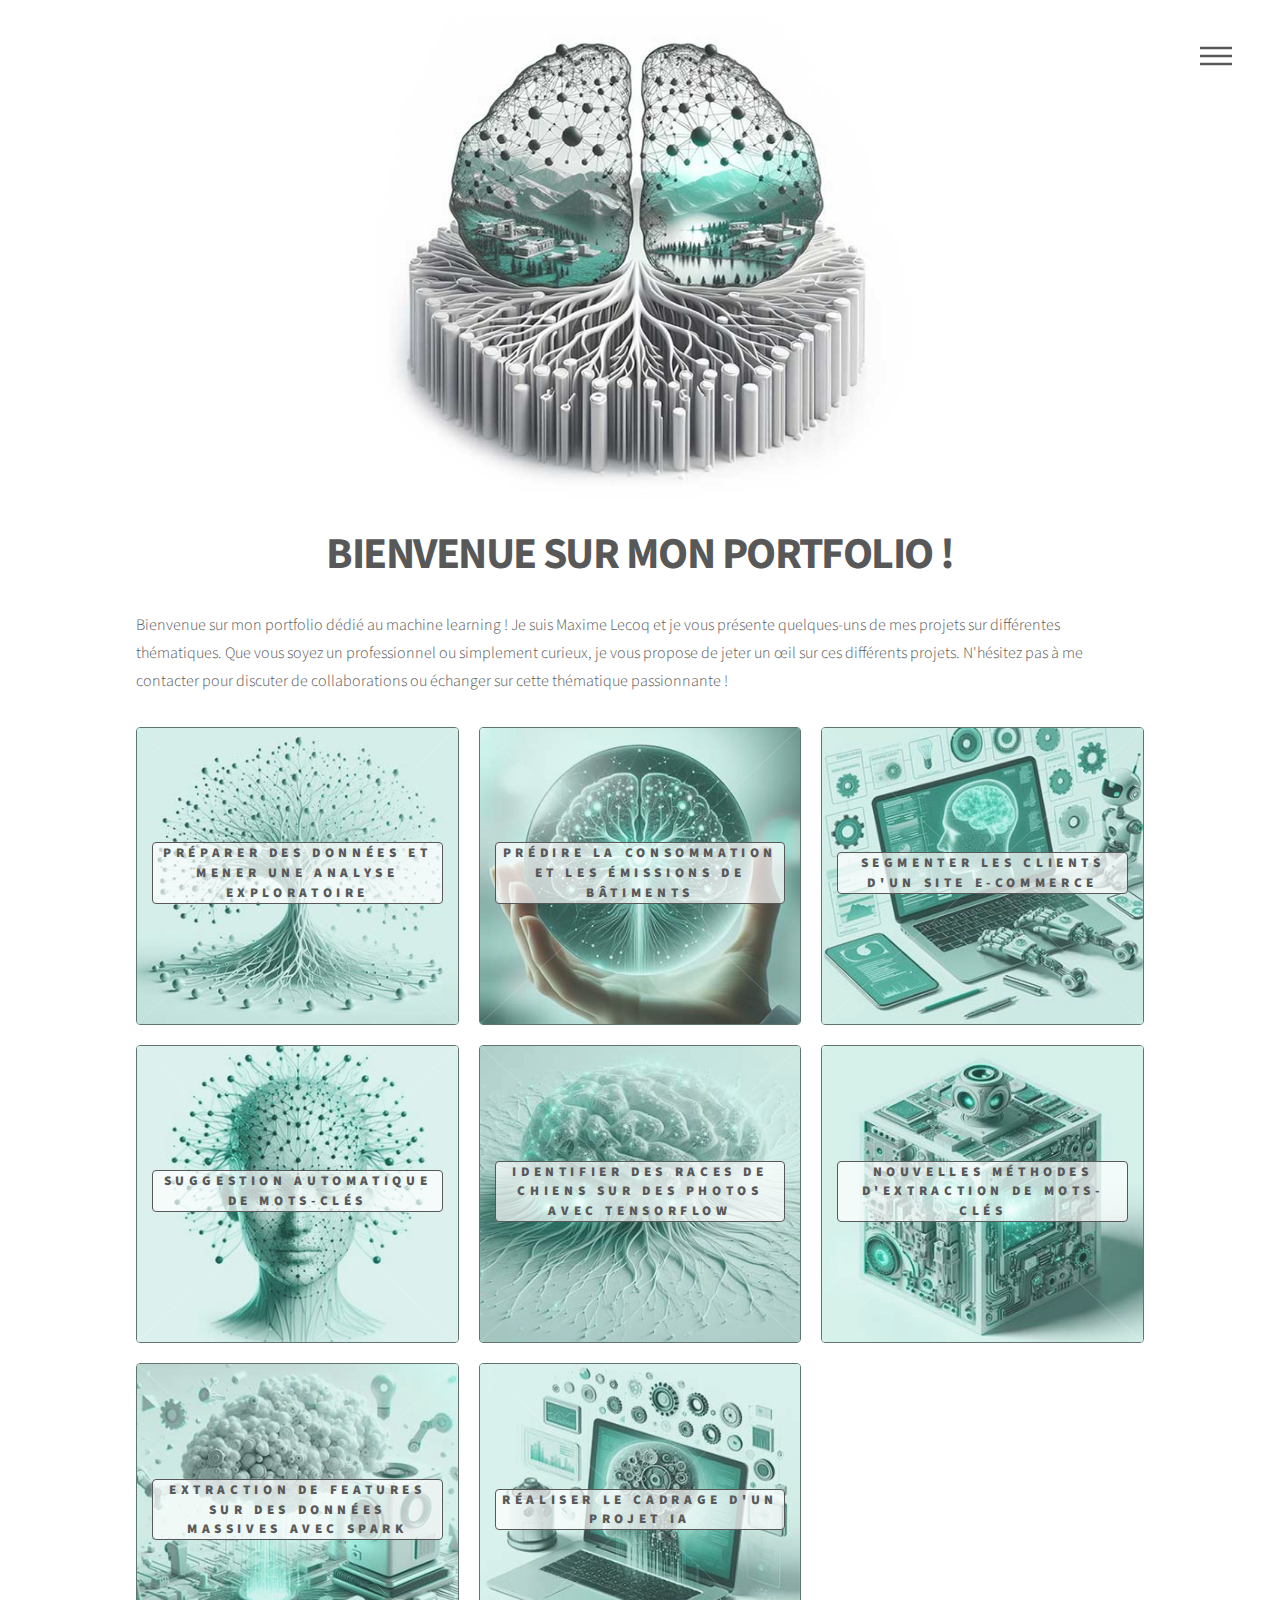
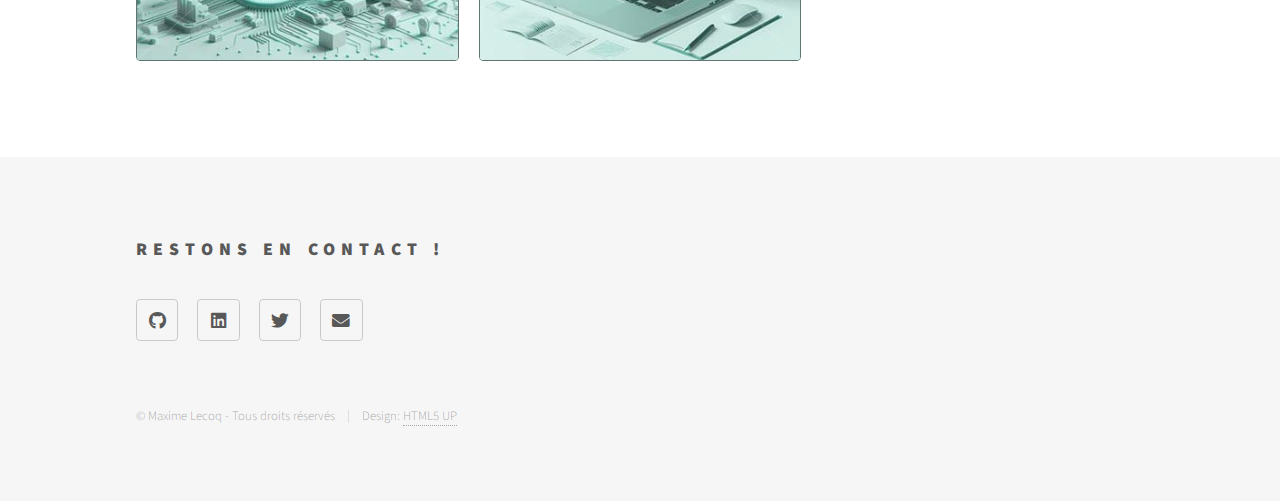
<file: index.html>
<!DOCTYPE HTML>
<!--
	Phantom by HTML5 UP
	html5up.net | @ajlkn
	Free for personal and commercial use under the CCA 3.0 license (html5up.net/license)
-->
<html>
	<head>
		<title>Maxime Lecoq</title>
		<meta charset="utf-8" />
		<meta name="viewport" content="width=device-width, initial-scale=1, user-scalable=no" />
		<link rel="stylesheet" href="assets/css/main.css" />
		<noscript><link rel="stylesheet" href="assets/css/noscript.css" /></noscript>
		<link rel="icon" href="images/ai-icon.ico" type="image/x-icon">

	</head>
	<body class="is-preload">
		<!-- Wrapper -->
			<div id="wrapper">

				<!-- Header -->
					<header id="header">
						<div class="inner">



							<!-- Nav -->
								<nav>
									<ul>
										<li><a href="#menu">Menu</a></li>
									</ul>
								</nav>
							
						</div>
					</header>

				<!-- Menu -->
					<nav id="menu">
							<h2><a href="index.html">Accueil</a></h2>
							<h2><a href="00-cv.html">Mon CV</a></h2>
							<hr style="height: 1px; background-color: white;">
							<h2>Projets</h2>
							<ul>	
								<li><a href="01-preparer-des-donnees.html">Pr&eacute;parer des donn&eacute;es et mener une analyse exploratoire</a></li>
								<li><a href="02-anticiper-la-consommation.html">Pr&eacute;dire la consommation et les &eacute;missions de b&acirc;timents</a></li>
								<li><a href="03-segmenter-des-clients.html">Segmenter les clients d'un site e-commerce</a></li>
								<li><a href="04-suggestion-mots-cles.html">Suggestion automatique de mots-cl&eacute;s</a></li>
								<li><a href="05-classer-des-images.html">Identifier des races de chiens sur des photos avec TensorFlow</a></li>
								<li><a href="06-extraction-mots-cles.html">Nouvelles méthodes d'extraction de mots-cl&eacute;s</a></li>
								<li><a href="07-traitement-aws-spark.html">Extraction de features sur des donn&eacute;es massives avec Spark</a></li>
								<li><a href="08-cadrage-ia.html">R&eacute;aliser le cadrage d'un projet IA</a></li>
							</ul>
					</nav>
				

				<!-- Main -->
					<div id="main">
						<div class="inner">
							<header>
								<img src="images/banner.jpg" alt="" style="max-width: 100%; height: auto;" />
								
								<h1 style="text-align: center;">BIENVENUE SUR MON PORTFOLIO !</h1>
								<p>Bienvenue sur mon portfolio d&eacute;di&eacute; au machine learning ! Je suis Maxime Lecoq et je vous pr&eacute;sente quelques-uns de mes projets sur diff&eacute;rentes th&eacute;matiques. Que vous soyez un professionnel ou simplement curieux, je vous propose de jeter un &#339;il sur ces diff&eacute;rents projets. N'h&eacute;sitez pas &agrave; me contacter pour discuter de collaborations ou &eacute;changer sur cette th&eacute;matique passionnante !</p>
							</header>
							<section class="tiles">
								<article class="style3">
									<span class="image">
										<img src="images/vignettes/vignettes_tree.jpg" alt="" />
									</span>
									<a href="01-preparer-des-donnees.html">
										<span><h2>Pr&eacute;parer des donn&eacute;es et mener une analyse exploratoire</h2></span>
										<div class="content">
											<mark class="mark-keyword">Data cleaning</mark>
											<mark class="mark-keyword">Data imputation</mark>
											<mark class="mark-keyword">EDA</mark>
											<mark class="mark-keyword">PCA</mark>
											<mark class="mark-keyword">ANOVA</mark>
											</div>
									</a>
								</article>
								<article class="style3">
									<span class="image">
										<img src="images/vignettes/vignette_anticiper.jpg" alt="" />
									</span>
									<a href="02-anticiper-la-consommation.html">
										<span><h2>Pr&eacute;dire la consommation et les &eacute;missions de b&acirc;timents</h2></span>
										<div class="content">
											<mark class="mark-keyword">Supervised learning</mark>
											<mark class="mark-keyword">Grid search</mark>
											<mark class="mark-keyword">Hyperparameters tunning</mark>
											<mark class="mark-keyword">EDA</mark>
											</div>
									</a>
								</article>
								<article class="style3">
									<span class="image">
										<img src="images/vignettes/vignettes_ecommerce.jpg" alt="" />
									</span>
									<a href="03-segmenter-des-clients.html">
									<span><h2>Segmenter les clients d'un site e-commerce</h2></span>
									<div class="content">
										<mark class="mark-keyword">Unsupervised learning</mark>
										<mark class="mark-keyword">Clustering</mark>
										<mark class="mark-keyword">E-commerce</mark>
										<mark class="mark-keyword">EDA</mark>
										</div>
									</a>
								</article>


								<article class="style3">
									<span class="image">
										<img src="images/vignettes/vignettes_langage.jpg" alt="" />
									</span>
									<a href="04-suggestion-mots-cles.html">
									<span><h2>Suggestion automatique de mots-cl&eacute;s</h2></span>
									<div class="content">
										<mark class="mark-keyword">NLP</mark>
										<mark class="mark-keyword">Embedding</mark>
										<mark class="mark-keyword">Continuous deployment</mark>
										<mark class="mark-keyword">MLflow</mark>
										<mark class="mark-keyword">Unit Tests</mark>
										</div>
									</a>
								</article>

								
								<article class="style3">
									<span class="image">
										<img src="images/vignettes/vignettes_deep_learning.jpg" alt="" />
									</span>
									<a href="05-classer-des-images.html">
									<span><h2>Identifier des races de chiens sur des photos avec TensorFlow</h2></span>
									<div class="content">
										<mark class="mark-keyword">Computer Vision</mark>
										<mark class="mark-keyword">Tensorflow</mark>
										<mark class="mark-keyword">Deep Learning</mark>
										<mark class="mark-keyword">Transfer Learning</mark>
										</div>
									</a>
								</article>

								
								<article class="style3">
									<span class="image">
										<img src="images/vignettes/vignettes_tool.jpg" alt="" />
									</span>
									<a href="06-extraction-mots-cles.html">
									<span><mark class="mark-titre"><h2>Nouvelles méthodes d'extraction de mots-cl&eacute;s</h2></mark></span>
										<div class="content">
										<mark class="mark-keyword">Proof Of Concept</mark>
										<mark class="mark-keyword">NLP</mark>
										<mark class="mark-keyword">KeyBERT</mark>
										<mark class="mark-keyword">Mistral</mark>
										<mark class="mark-keyword">Keywords Extraction</mark>
										</div>
									</a>
								</article>


								<article class="style3">
									<span class="image">
										<img src="images/vignettes/vignettes_cloud.jpg" alt="" />
									</span>
									<a href="07-traitement-aws-spark.html">
									<span><mark class="mark-titre"><h2>Extraction de features sur des donn&eacute;es massives avec Spark</h2></mark></span>
										<div class="content">
										<mark class="mark-keyword">Spark</mark>
										<mark class="mark-keyword">Hadoop</mark>
										<mark class="mark-keyword">AWS</mark>
										<mark class="mark-keyword">Features Extraction</mark>
										<mark class="mark-keyword">Transfer Learning</mark>
										<mark class="mark-keyword">PCA</mark>
										</div>
									</a>
								</article>


								<article class="style3">
									<span class="image">
										<img src="images/vignettes/vignettes_project.jpg" alt="" />
									</span>
									<a href="08-cadrage-ia.html">
									<span><mark class="mark-titre"><h2>R&eacute;aliser le cadrage d'un projet IA</h2></mark></span>
										<div class="content">
										<mark class="mark-keyword">Project scoping</mark>
										<mark class="mark-keyword">Agile Scrum</mark>
										<mark class="mark-keyword">RGPD</mark>
										<mark class="mark-keyword">CNIL</mark>
										<mark class="mark-keyword">Risk mitigation</mark>
										<mark class="mark-keyword">Ethical issues</mark>
										</div>
									</a>
								</article>



							</section>
						</div>
					</div>

				<!-- Footer -->
					<footer id="footer">
						<div class="inner">

							<section>
								<h2>Restons en contact !</h2>
								<ul class="icons">
									<li><a href="https://github.com/BiGHeaDMaX" class="icon brands style2 fa-github" target="blank"><span class="label">GitHub</span></a></li>
									<li><a href="https://www.linkedin.com/in/maximelecoq/" class="icon brands style2 fa-linkedin" target="blank"><span class="label">Linkedin</span></a></li>
									<li><a href="https://twitter.com/BiGHeaDMaX" class="icon brands style2 fa-twitter" target="blank"><span class="label">Twitter</span></a></li>
									<li><a href="mailto:%6Da%78i%6De&period;l%65%63%6Fq&commat;h%6F%74%6Da%69%6C&period;%63o%6D" class="icon solid style2 fa-envelope"><span class="label" target="blank">Email</span></a></li>
								</ul>
							</section>
							<ul class="copyright">
								<li>&copy; Maxime Lecoq - Tous droits r&eacute;serv&eacute;s</li><li>Design: <a href="http://html5up.net" target="blank">HTML5 UP</a></li>
							</ul>
						</div>
					</footer>

			</div>

		<!-- Scripts -->
			<script src="assets/js/jquery.min.js"></script>
			<script src="assets/js/browser.min.js"></script>
			<script src="assets/js/breakpoints.min.js"></script>
			<script src="assets/js/util.js"></script>
			<script src="assets/js/main.js"></script>


	</body>
</html>
</file>
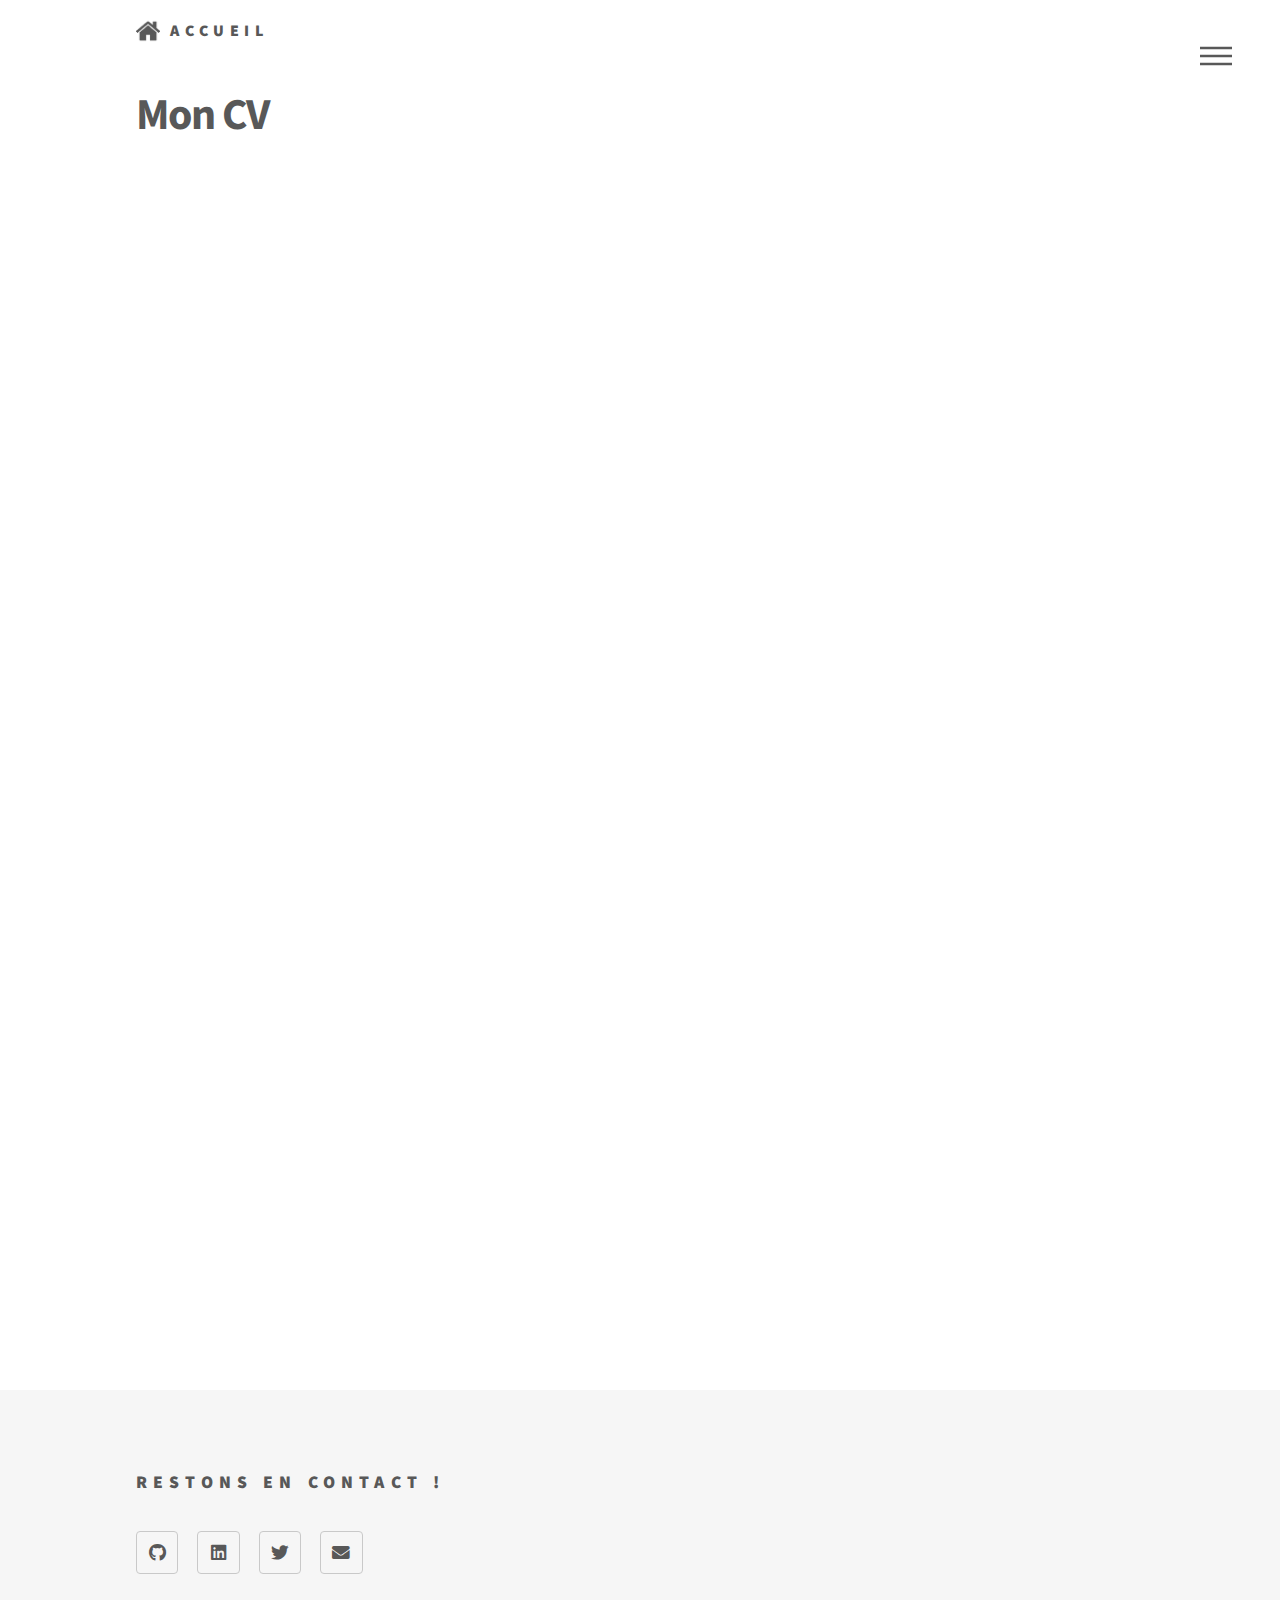
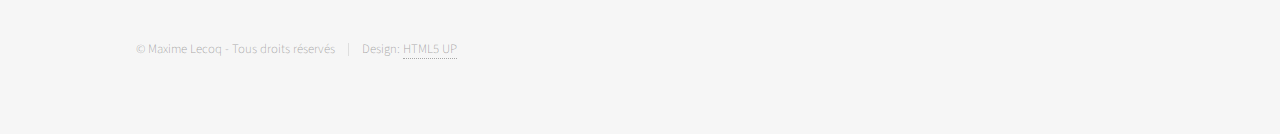
<file: 00-cv.html>
<!DOCTYPE HTML>
<!--
	Phantom by HTML5 UP
	html5up.net | @ajlkn
	Free for personal and commercial use under the CCA 3.0 license (html5up.net/license)
-->
<html>
	<head>
		<title>CV - Maxime Lecoq</title>
		<meta charset="utf-8" />
		<meta name="viewport" content="width=device-width, initial-scale=1, user-scalable=no" />
		<link rel="stylesheet" href="assets/css/main.css" />
		<noscript><link rel="stylesheet" href="assets/css/noscript.css" /></noscript>
		<link rel="icon" href="images/ai-icon.ico" type="image/x-icon">
	</head>
	<body class="is-preload">
		<!-- Wrapper -->
			<div id="wrapper">

				<!-- Header -->
					<header id="header">
						<div class="inner">

							<!-- Logo -->
							<a href="index.html" class="logo">
								<span class="symbol"><img src="images/home.png" alt="" /></span><span class="title">Accueil</span>
							</a>

							<!-- Nav -->
								<nav>
									<ul>
										<li><a href="#menu">Menu</a></li>
									</ul>
								</nav>

						</div>
					</header>

				<!-- Menu -->
				<nav id="menu">
					<h2><a href="index.html">Accueil</a></h2>
					<h2><a href="00-cv.html">Mon CV</a></h2>
					<hr style="height: 1px; background-color: white;">
					<h2>Projets</h2>
					<ul>	
						<li><a href="01-preparer-des-donnees.html">Pr&eacute;parer des donn&eacute;es et mener une analyse exploratoire</a></li>
						<li><a href="02-anticiper-la-consommation.html">Pr&eacute;dire la consommation et les &eacute;missions de b&acirc;timents</a></li>
						<li><a href="03-segmenter-des-clients.html">Segmenter les clients d'un site e-commerce</a></li>
						<li><a href="04-suggestion-mots-cles.html">Suggestion automatique de mots-cl&eacute;s</a></li>
						<li><a href="05-classer-des-images.html">Identifier des races de chiens sur des photos avec TensorFlow</a></li>
						<li><a href="06-extraction-mots-cles.html">Nouvelles méthodes d'extraction de mots-cl&eacute;s</a></li>
						<li><a href="07-traitement-aws-spark.html">Extraction de features sur des donn&eacute;es massives avec Spark</a></li>
						<li><a href="08-cadrage-ia.html">R&eacute;aliser le cadrage d'un projet IA</a></li>
					</ul>
			</nav>

				<!-- Main -->
					<div id="main">
						<div class="inner">
							<h1>Mon CV</h1>
							<p align="center">
							<iframe src="https://drive.google.com/file/d/1ZSe4SsB7z6SbfavSb9FbgeB25-9mPTya/preview" width="800" height="1065" allow="autoplay"></iframe>
							</p>
						</div>
					</div>

				<!-- Footer -->
				<footer id="footer">
					<div class="inner">

						<section>
							<h2>Restons en contact !</h2>
							<ul class="icons">
								<li><a href="https://github.com/BiGHeaDMaX" class="icon brands style2 fa-github" target="blank"><span class="label">GitHub</span></a></li>
								<li><a href="https://www.linkedin.com/in/maximelecoq/" class="icon brands style2 fa-linkedin" target="blank"><span class="label">Linkedin</span></a></li>
								<li><a href="https://twitter.com/BiGHeaDMaX" class="icon brands style2 fa-twitter" target="blank"><span class="label">Twitter</span></a></li>
								<li><a href="mailto:%6Da%78i%6De&period;l%65%63%6Fq&commat;h%6F%74%6Da%69%6C&period;%63o%6D" class="icon solid style2 fa-envelope"><span class="label" target="blank">Email</span></a></li>
							</ul>
						</section>
						<ul class="copyright">
							<li>&copy; Maxime Lecoq - Tous droits r&eacute;serv&eacute;s</li><li>Design: <a href="http://html5up.net" target="blank">HTML5 UP</a></li>
						</ul>
					</div>
				</footer>

			</div>

		<!-- Scripts -->
			<script src="assets/js/jquery.min.js"></script>
			<script src="assets/js/browser.min.js"></script>
			<script src="assets/js/breakpoints.min.js"></script>
			<script src="assets/js/util.js"></script>
			<script src="assets/js/main.js"></script>

	</body>
</html>
</file>
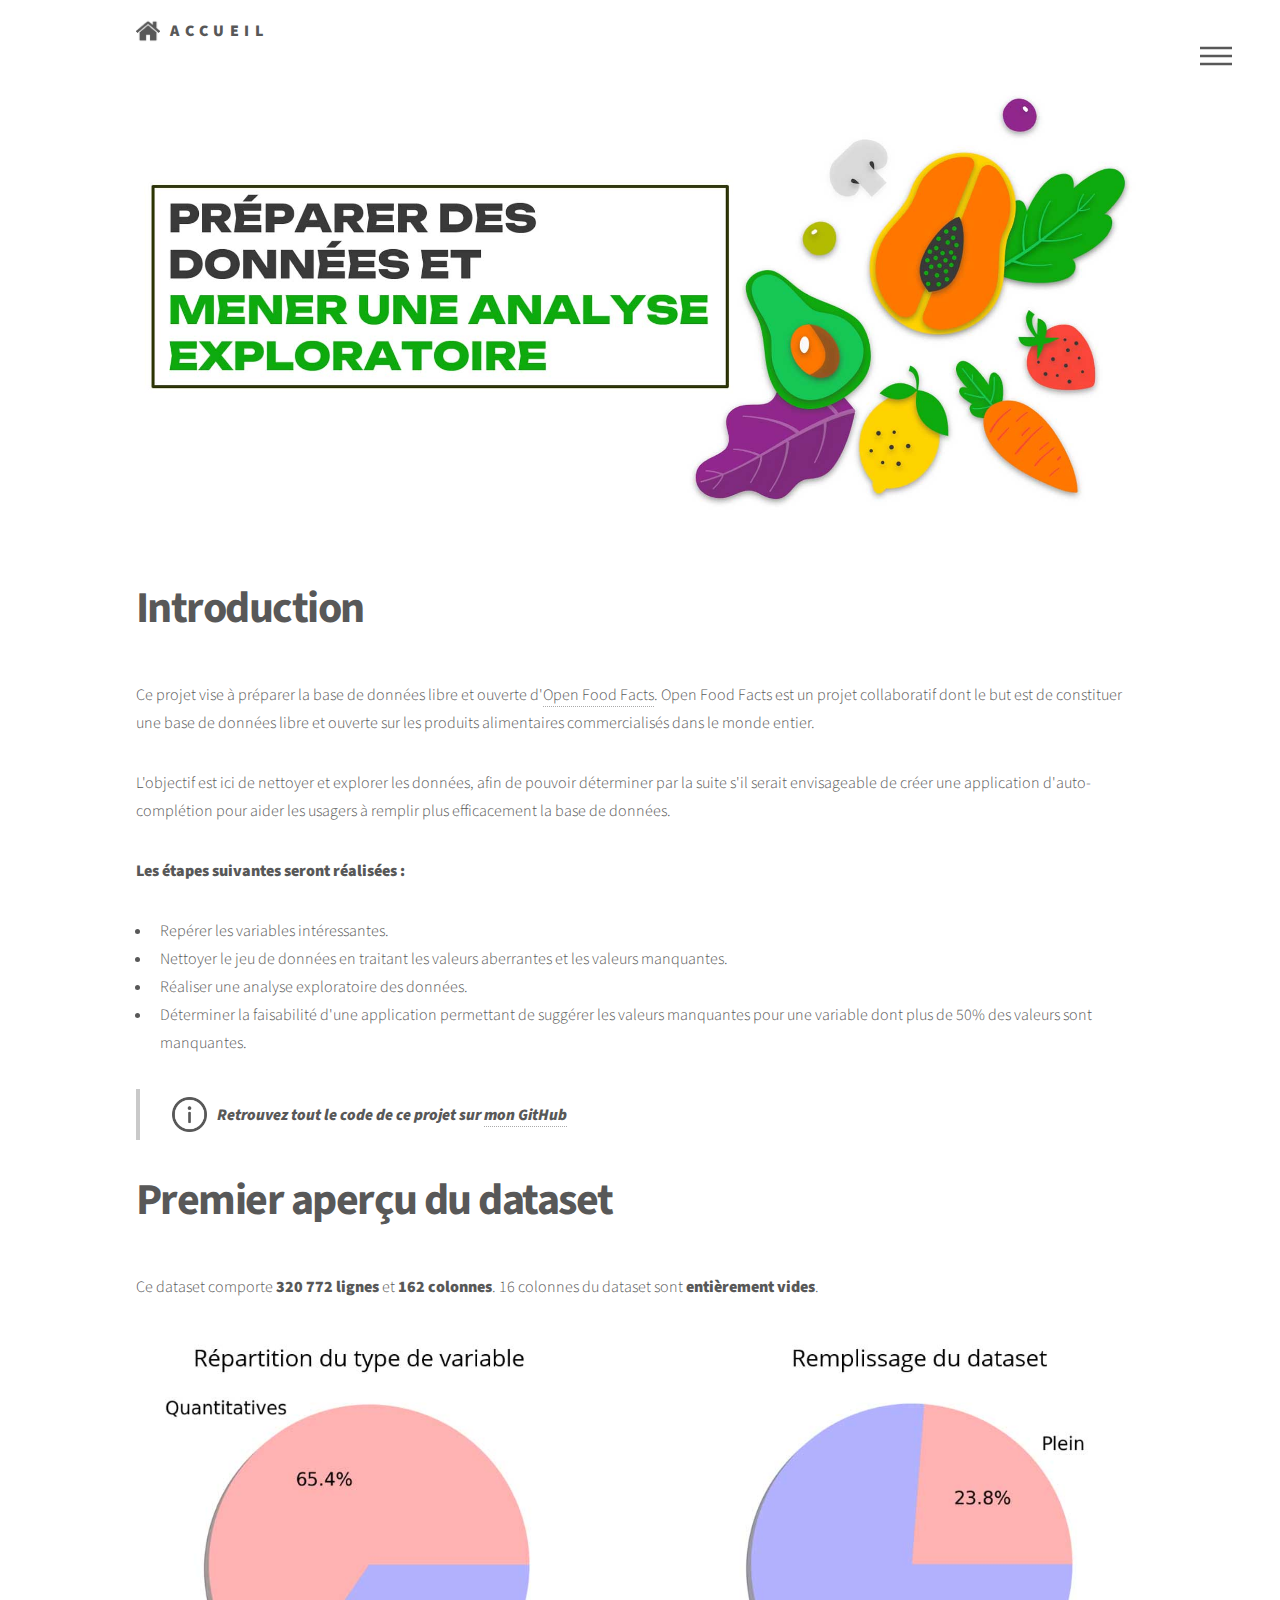
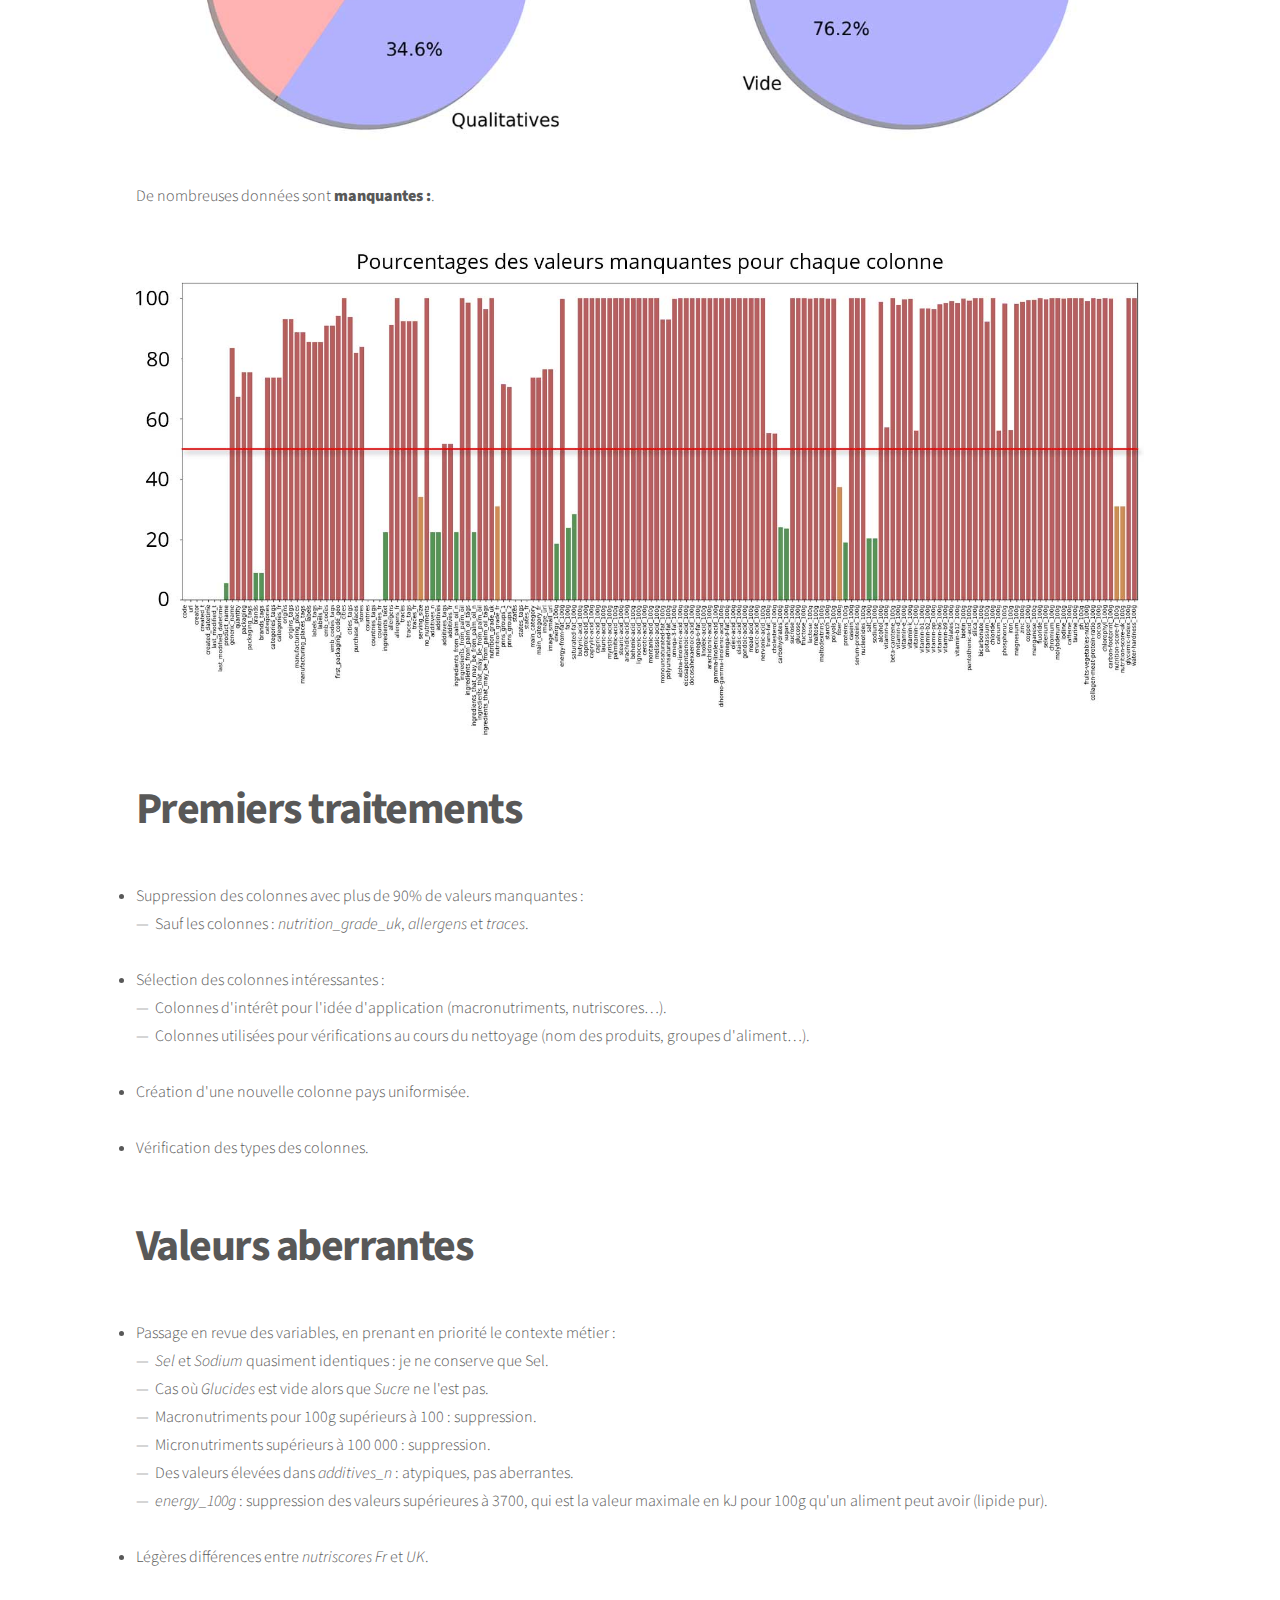
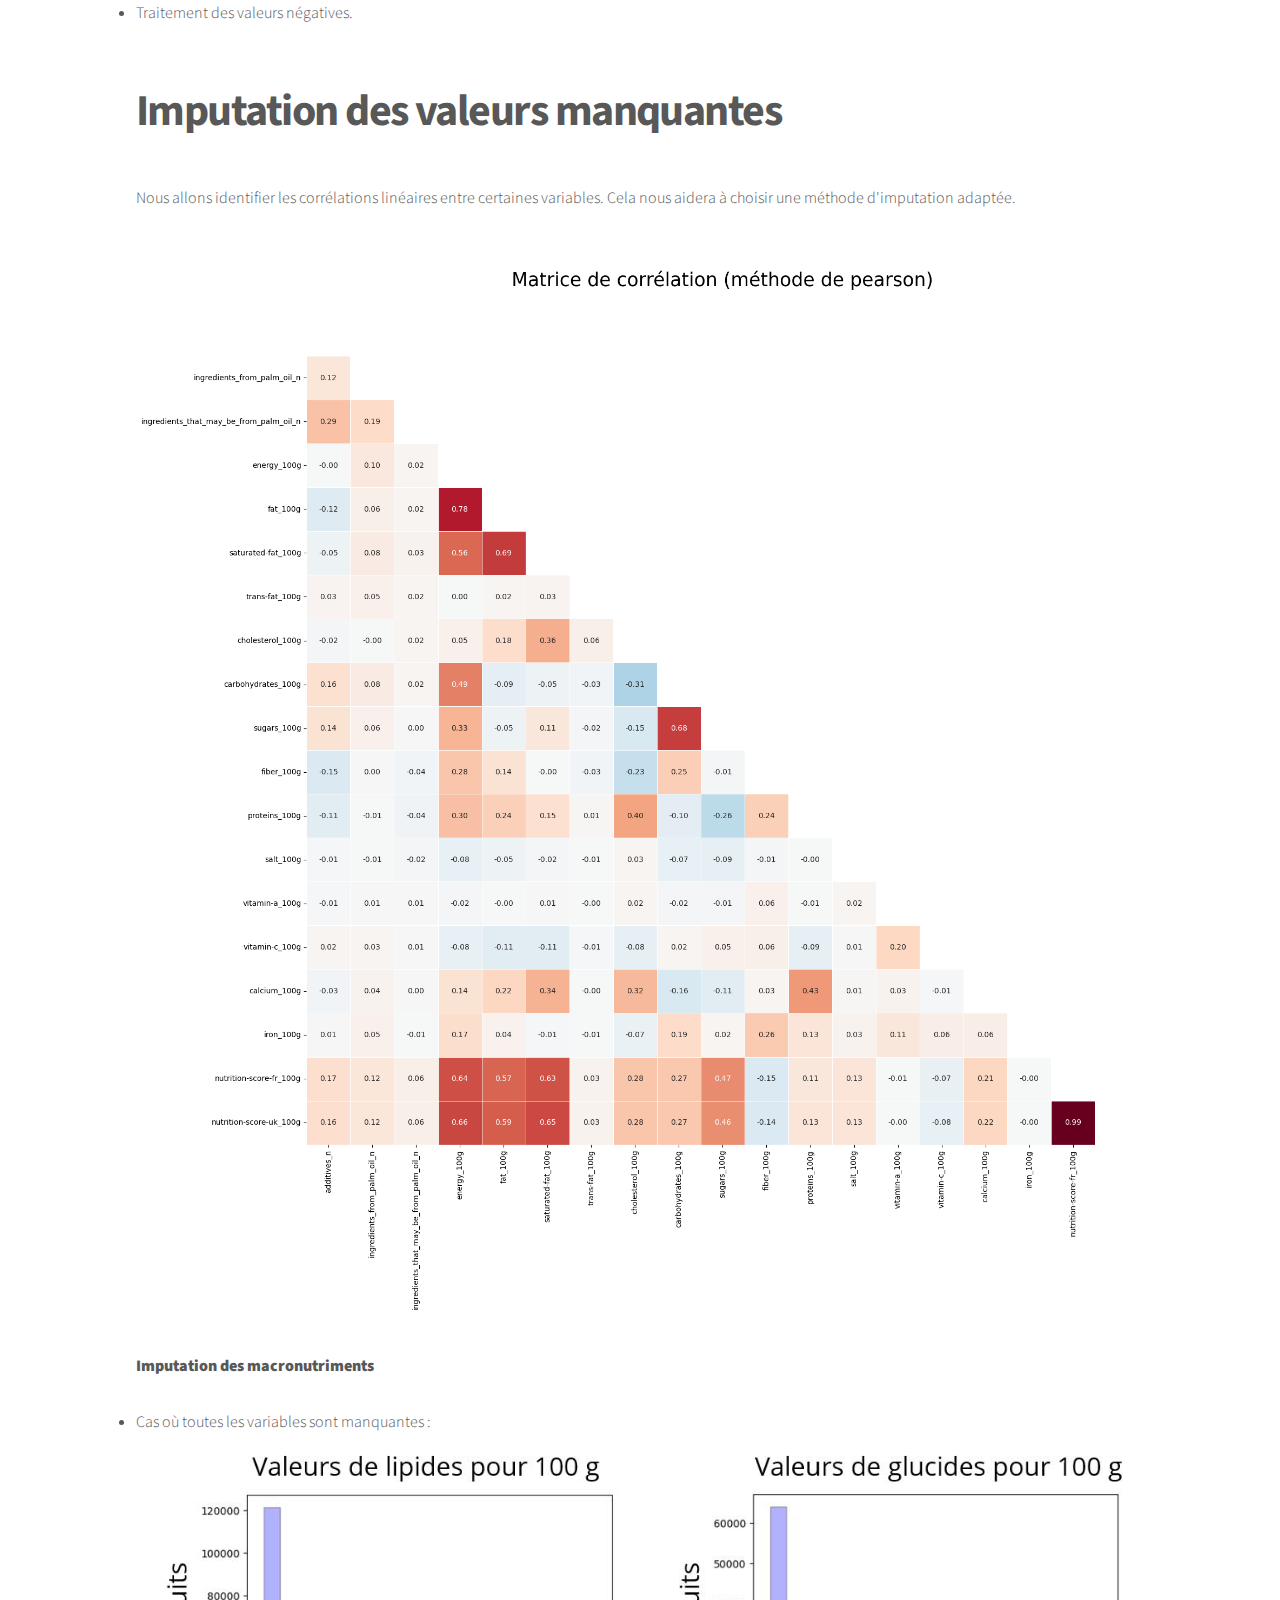
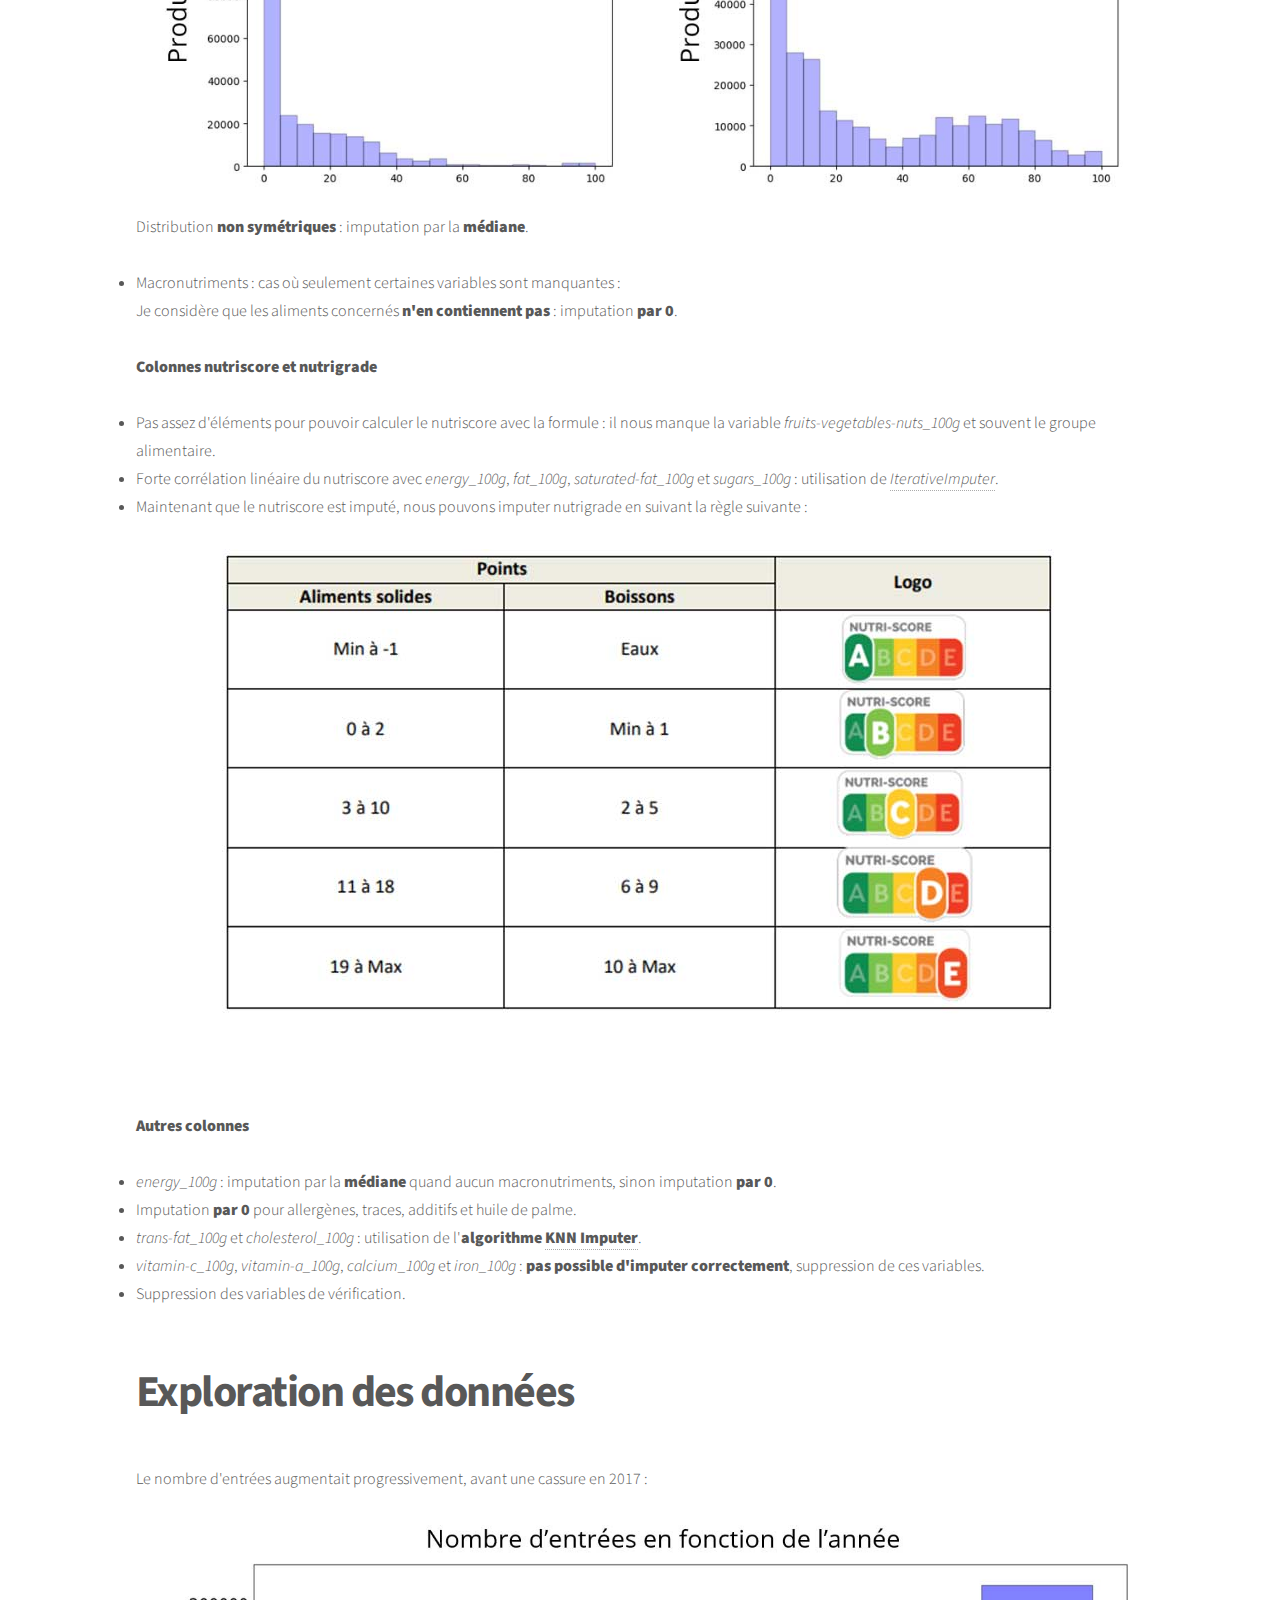
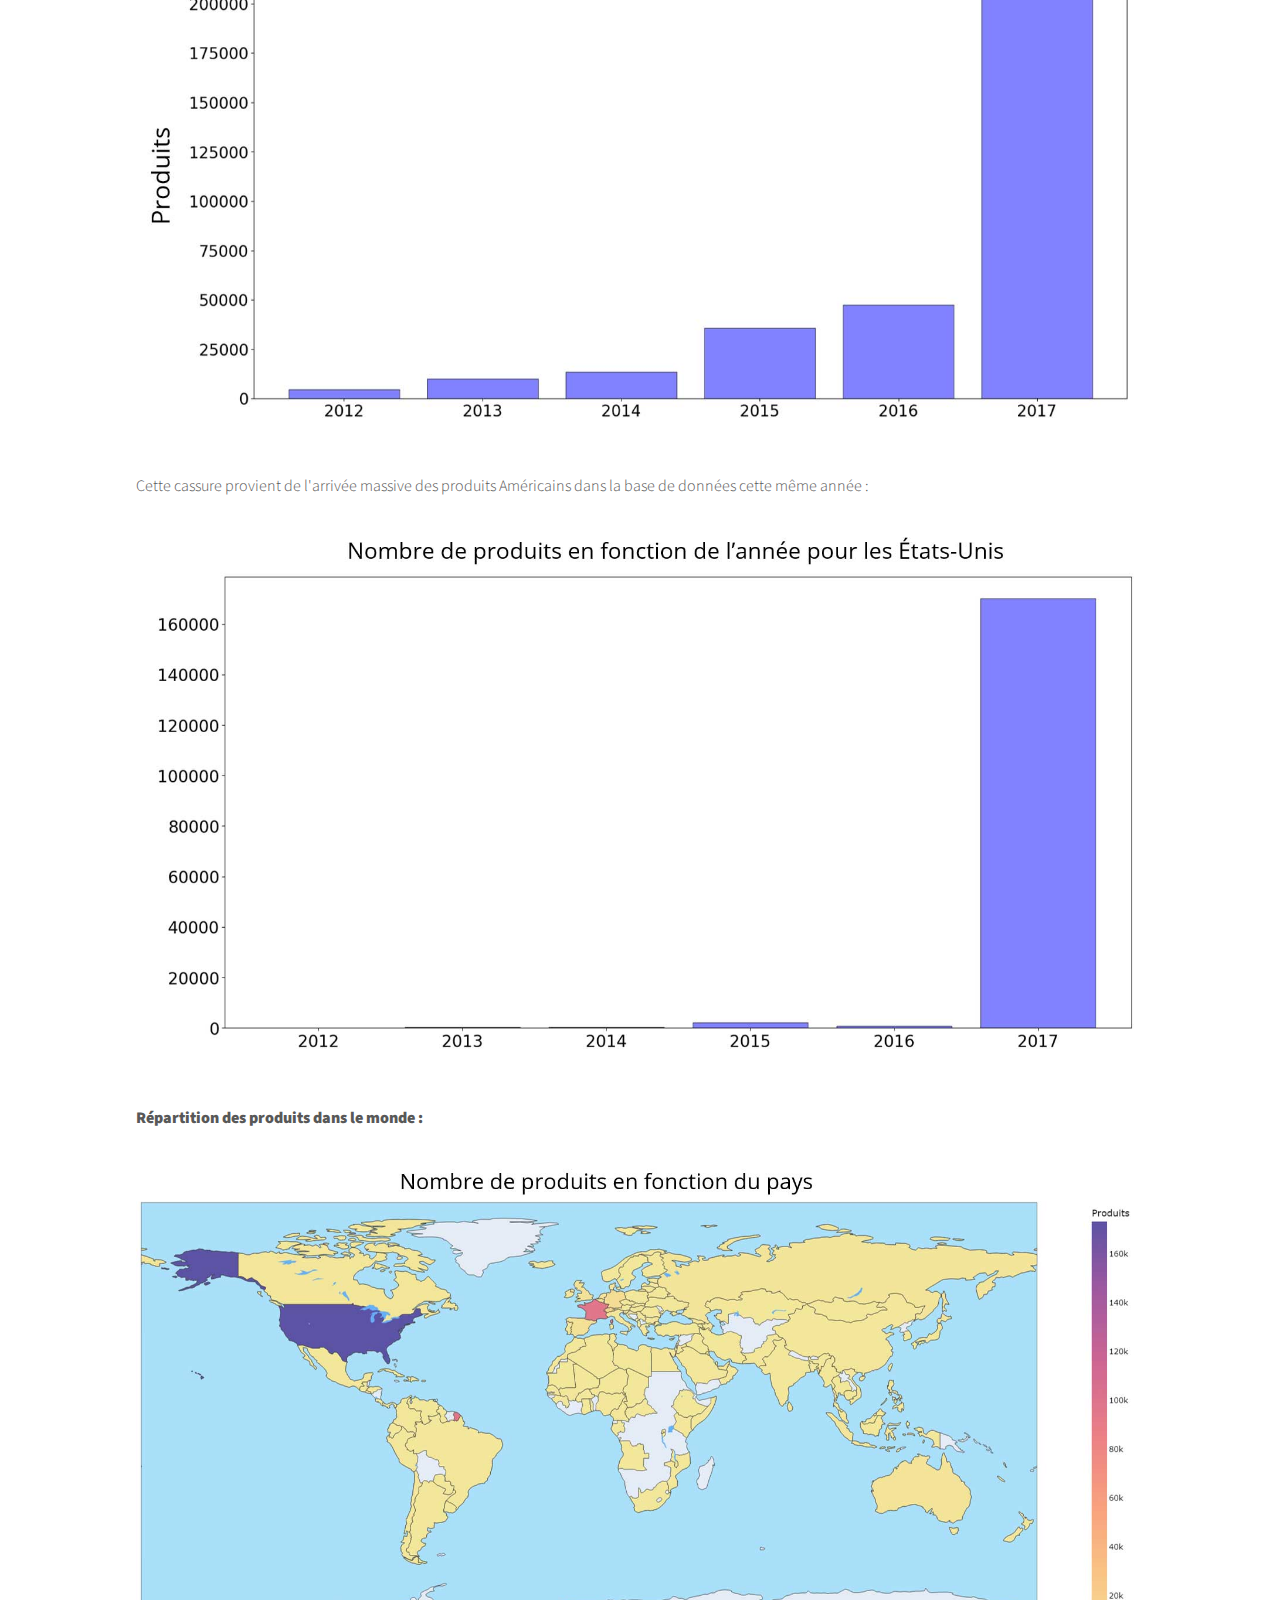
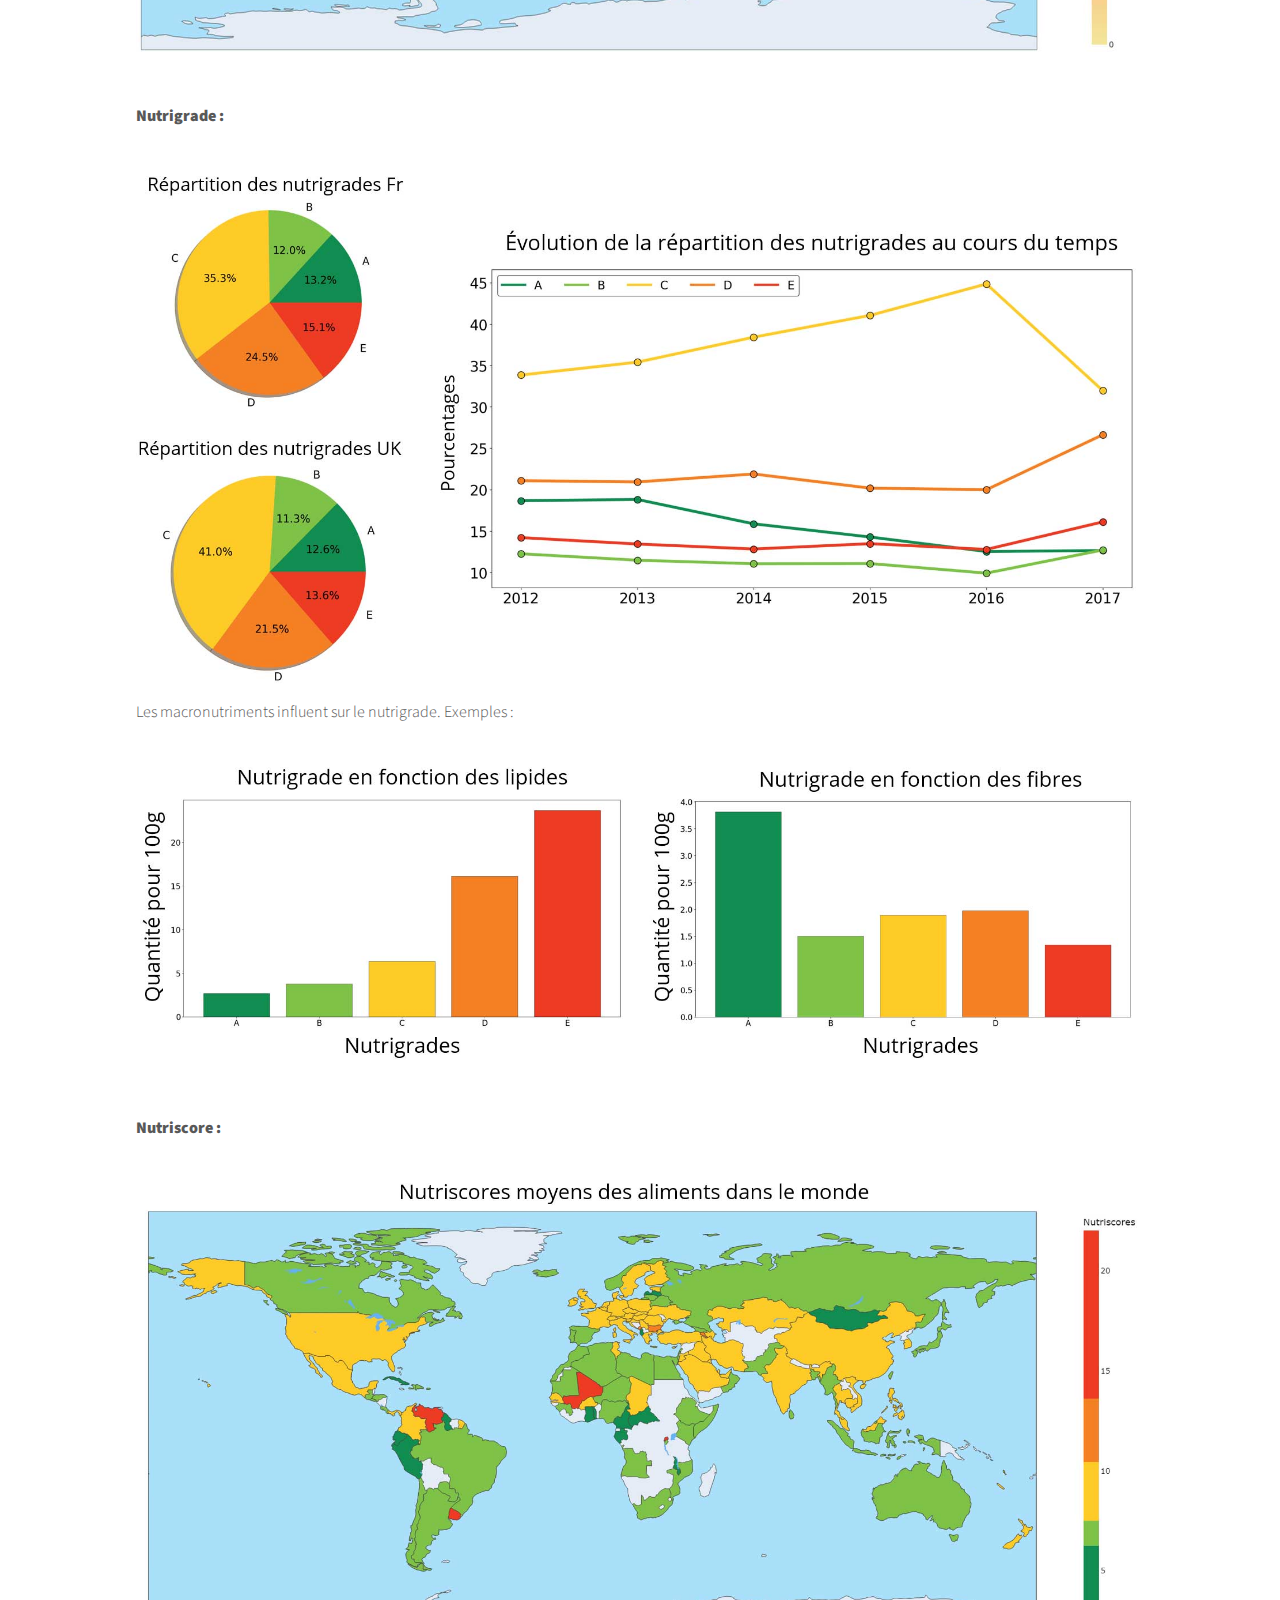
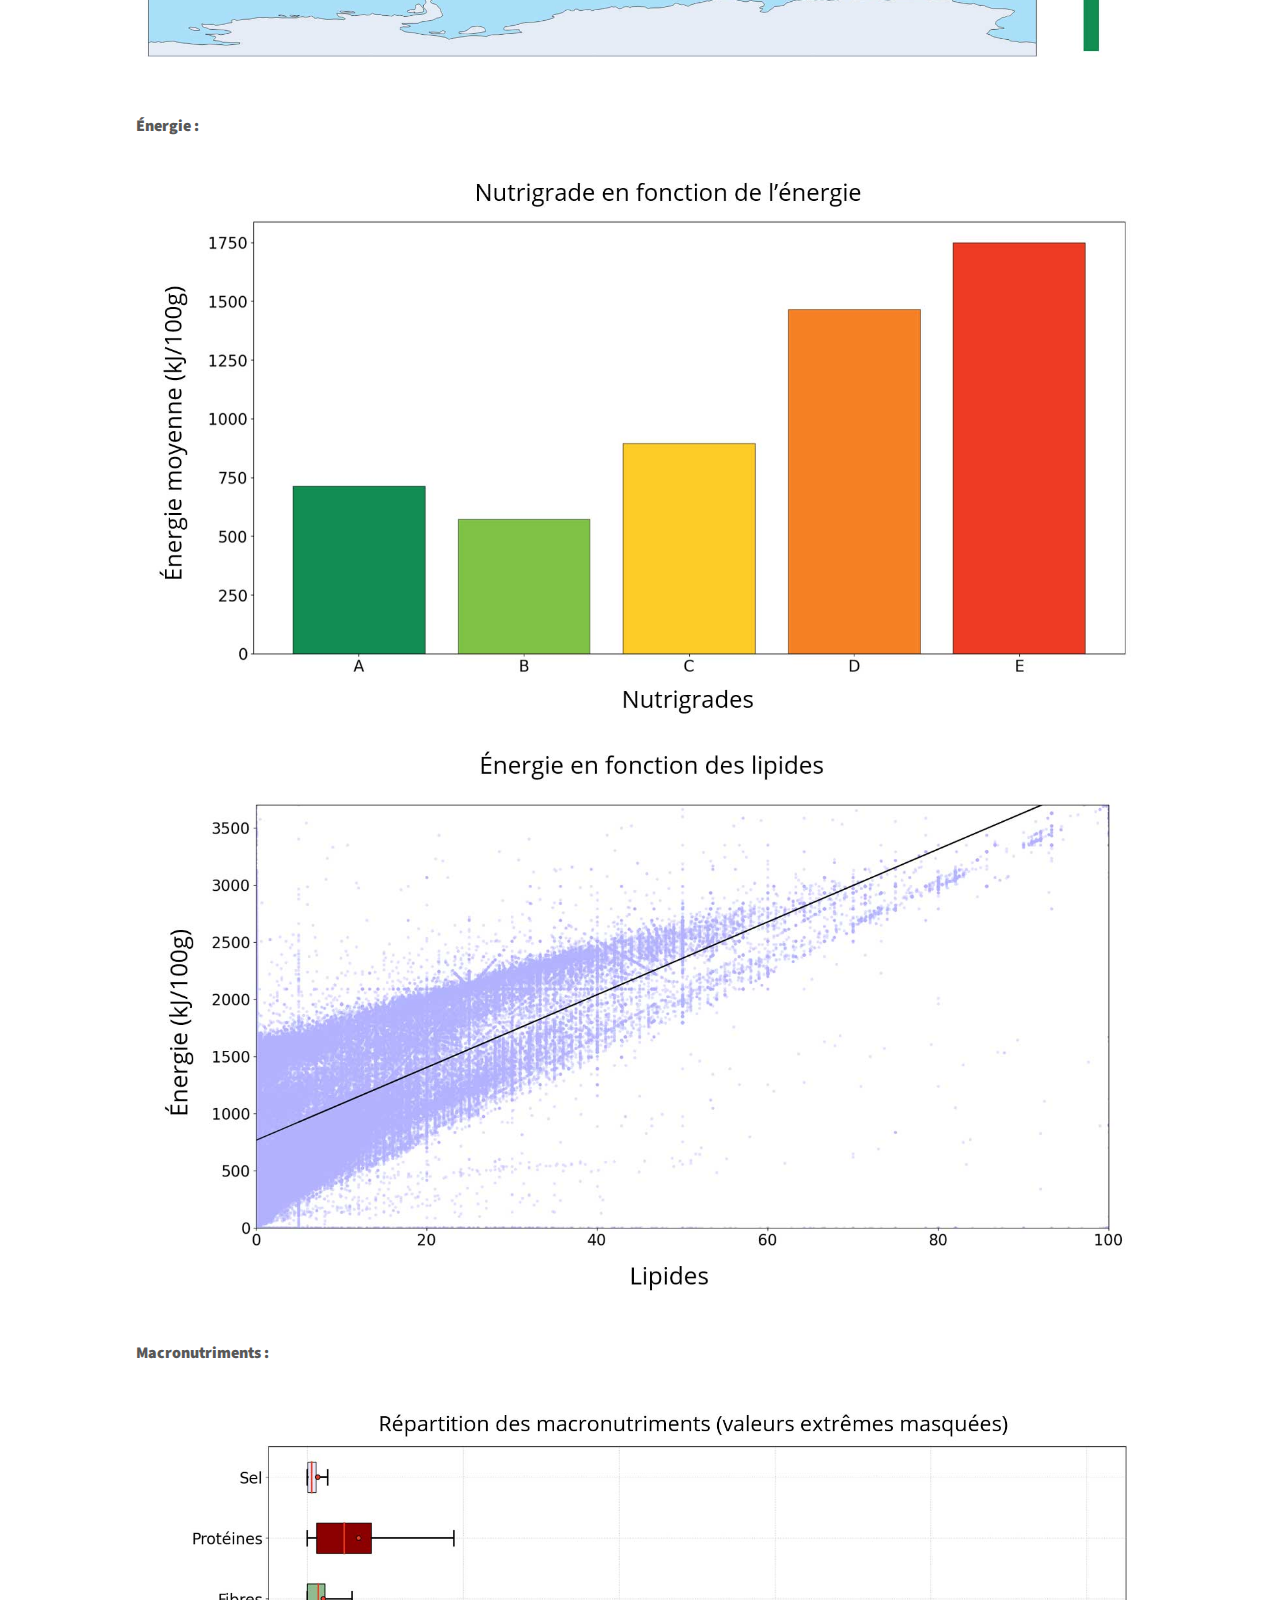
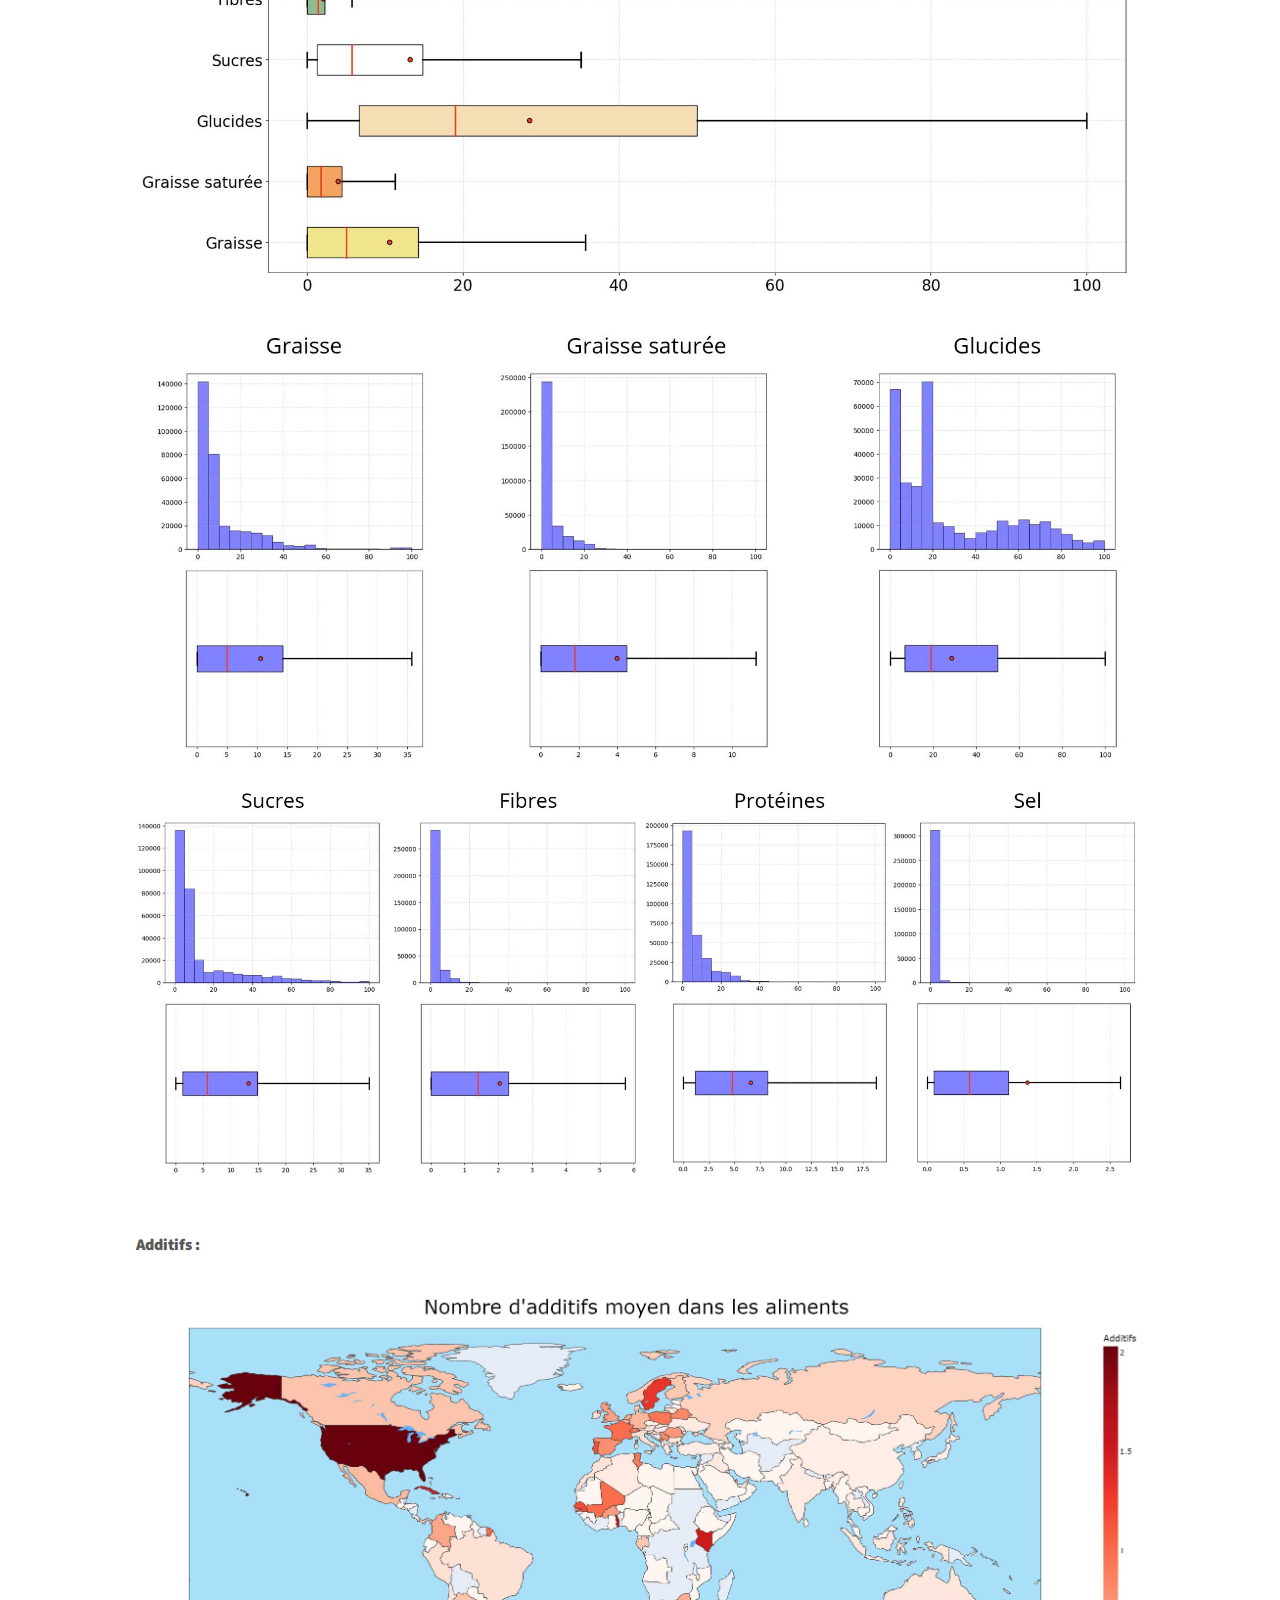
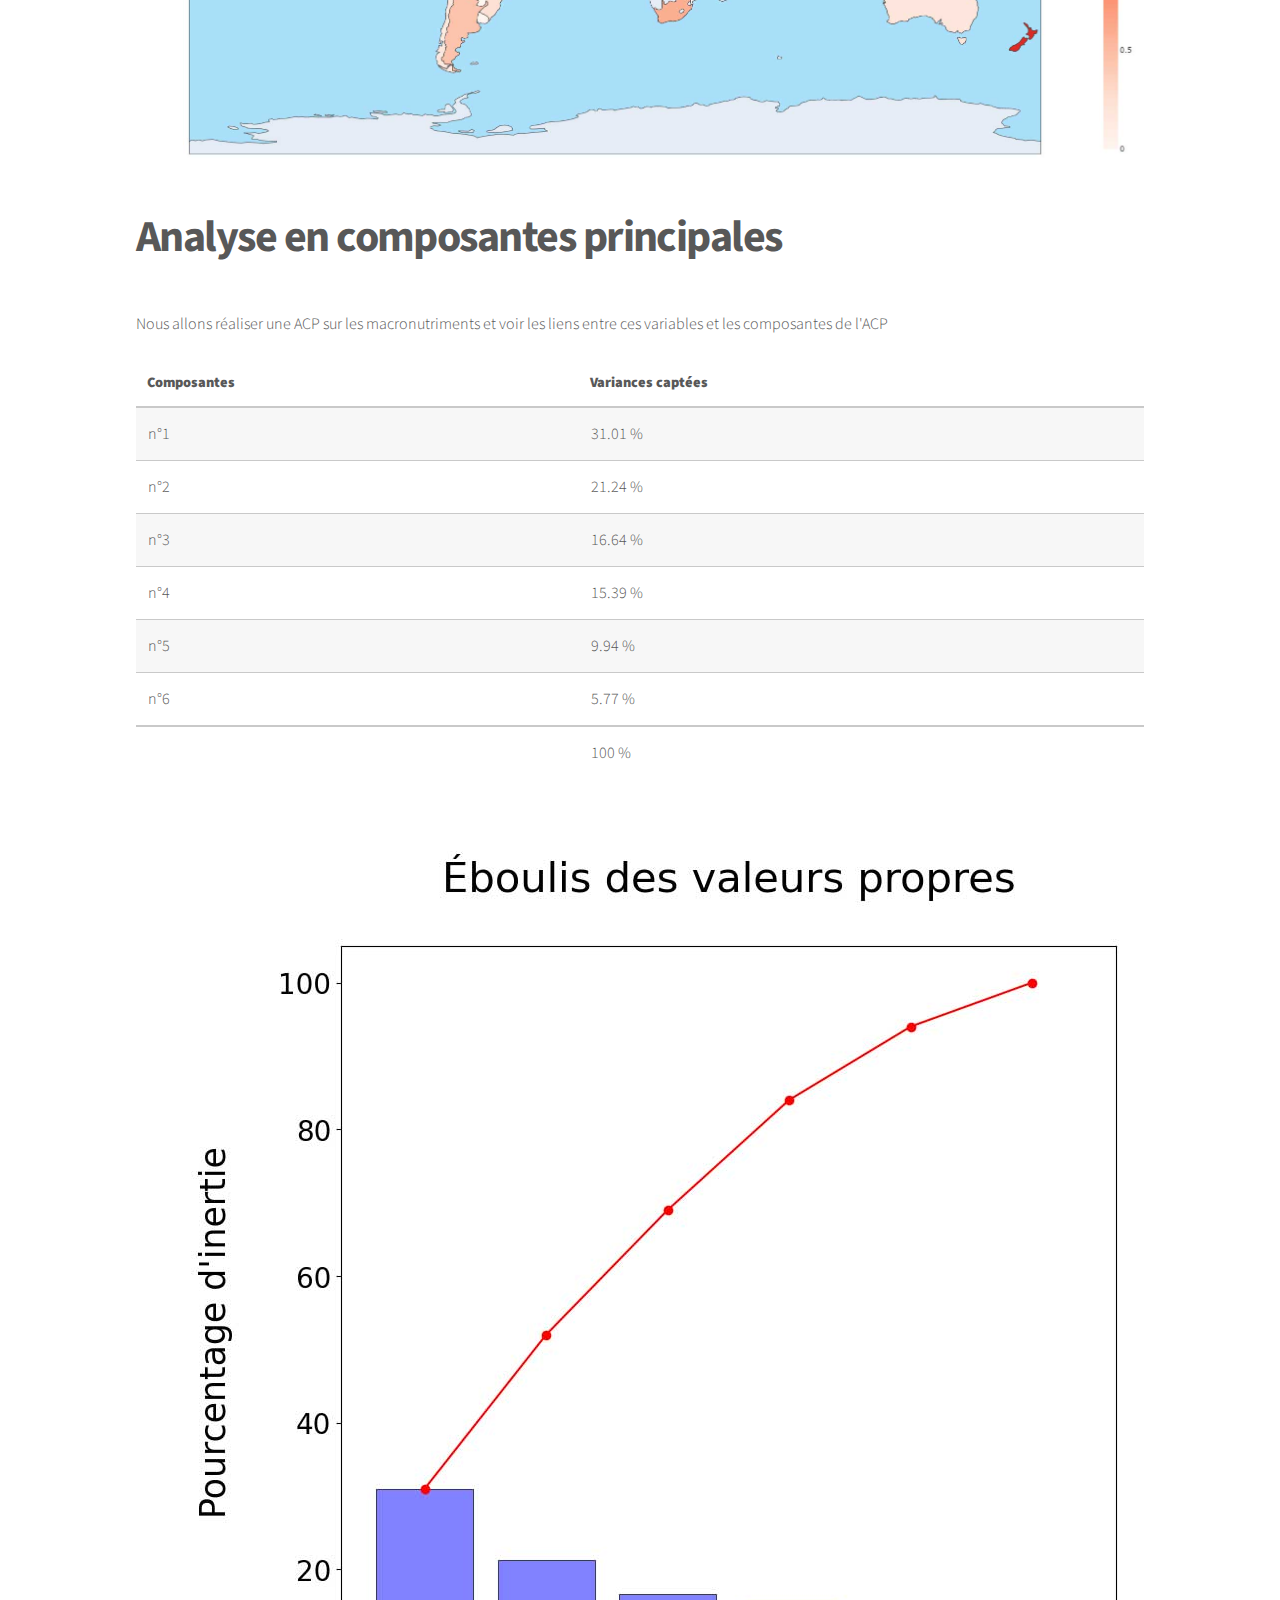
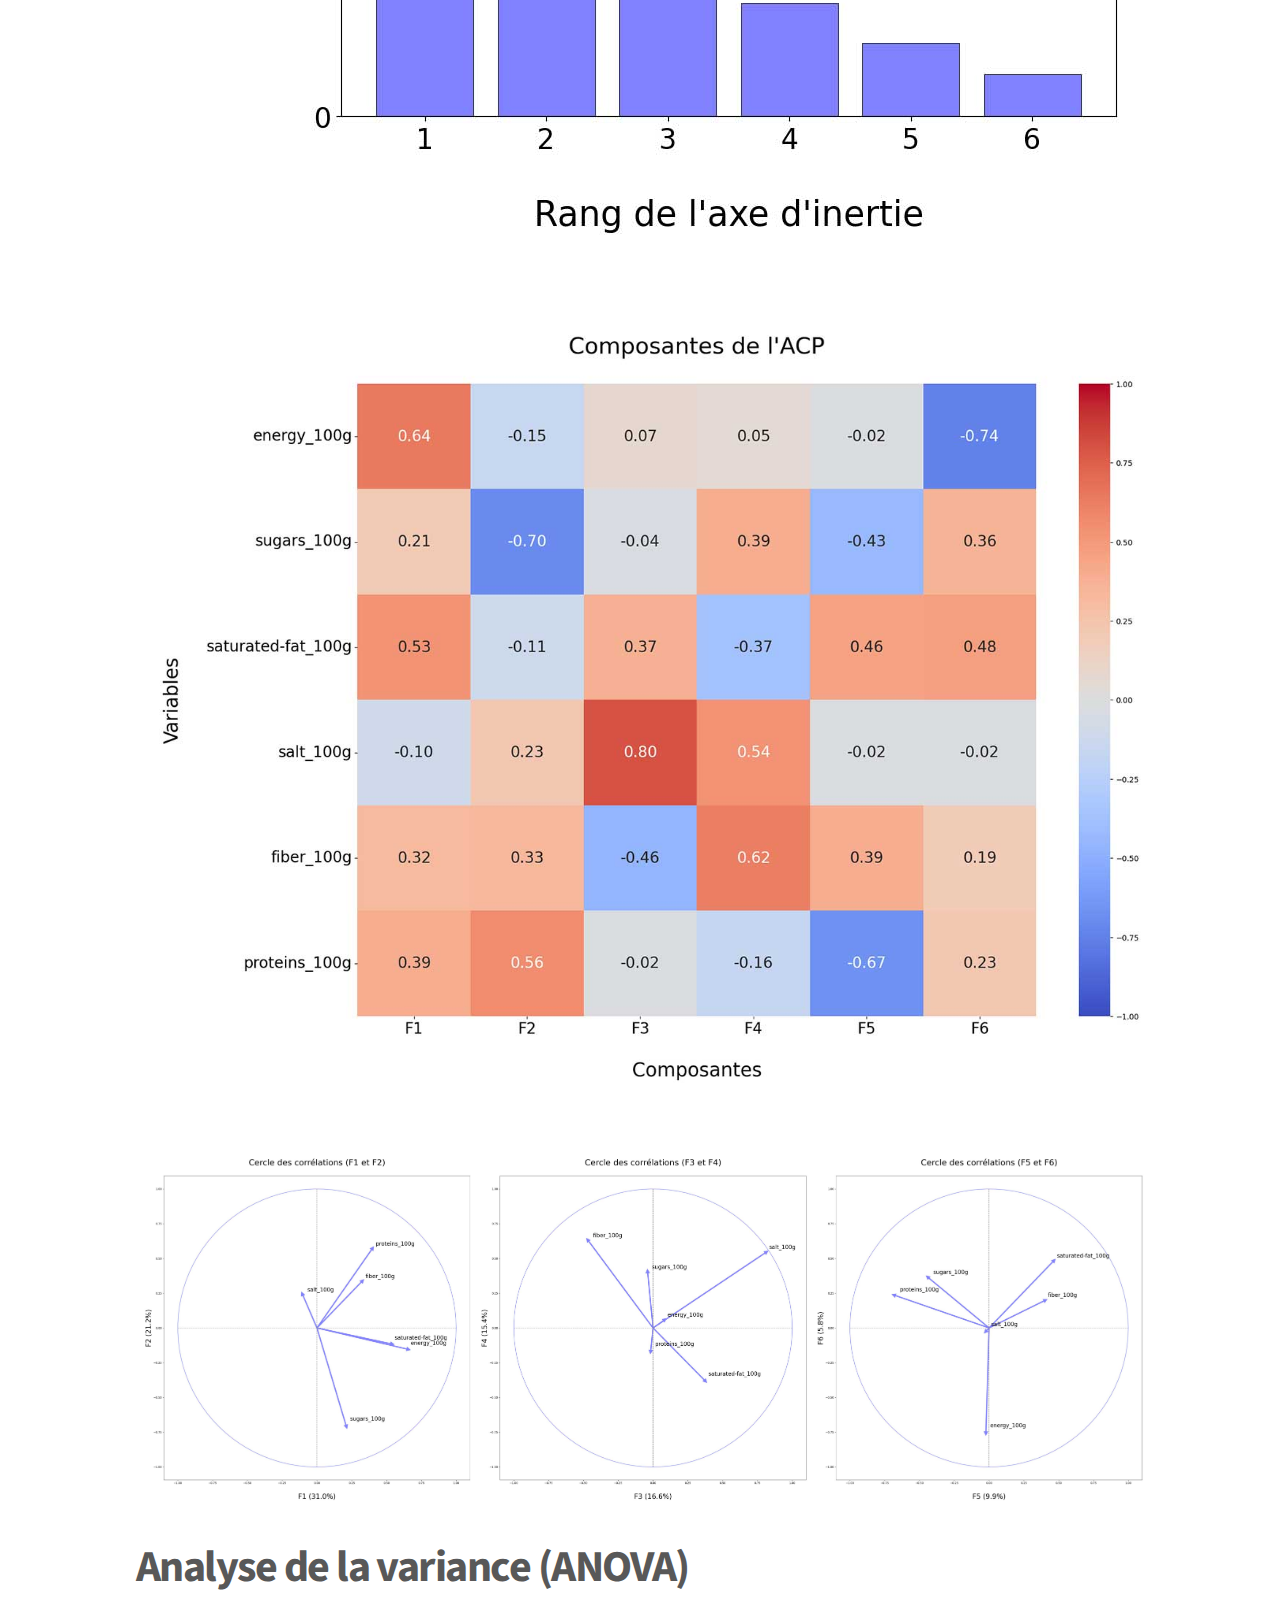
<file: 01-preparer-des-donnees.html>
<!DOCTYPE HTML>
<!--
	Phantom by HTML5 UP
	html5up.net | @ajlkn
	Free for personal and commercial use under the CCA 3.0 license (html5up.net/license)
-->
<html>
	<head>
		<title>Pr&eacute;parer des donn&eacute;es</title>
		<meta charset="utf-8" />
		<meta name="viewport" content="width=device-width, initial-scale=1, user-scalable=no" />
		<link rel="stylesheet" href="assets/css/main.css" />
		<noscript><link rel="stylesheet" href="assets/css/noscript.css" /></noscript>
		<link rel="icon" href="images/ai-icon.ico" type="image/x-icon">
	</head>
	<body class="is-preload">
		<!-- Wrapper -->
			<div id="wrapper">

				<!-- Header -->
					<header id="header">
						<div class="inner">

							<!-- Logo -->
							<a href="index.html" class="logo">
								<span class="symbol"><img src="images/home.png" alt=""/></span><span class="title">Accueil</span>
							</a>

							<!-- Nav -->
								<nav>
									<ul>
										<li><a href="#menu">Menu</a></li>
									</ul>
								</nav>

						</div>
					</header>

				<!-- Menu -->
				<nav id="menu">
					<h2><a href="index.html">Accueil</a></h2>
					<h2><a href="00-cv.html">Mon CV</a></h2>
					<hr style="height: 1px; background-color: white;">
					<h2>Projets</h2>
					<ul>	
						<li><a href="01-preparer-des-donnees.html">Pr&eacute;parer des donn&eacute;es et mener une analyse exploratoire</a></li>
						<li><a href="02-anticiper-la-consommation.html">Pr&eacute;dire la consommation et les &eacute;missions de b&acirc;timents</a></li>
						<li><a href="03-segmenter-des-clients.html">Segmenter les clients d'un site e-commerce</a></li>
						<li><a href="04-suggestion-mots-cles.html">Suggestion automatique de mots-cl&eacute;s</a></li>
						<li><a href="05-classer-des-images.html">Identifier des races de chiens sur des photos avec TensorFlow</a></li>
						<li><a href="06-extraction-mots-cles.html">Nouvelles méthodes d'extraction de mots-cl&eacute;s</a></li>
						<li><a href="07-traitement-aws-spark.html">Extraction de features sur des donn&eacute;es massives avec Spark</a></li>
						<li><a href="08-cadrage-ia.html">R&eacute;aliser le cadrage d'un projet IA</a></li>
					</ul>
			</nav>

				<!-- Main -->
					<div id="main">
						<div class="inner">
							<span class="image main"><img src="images/01-preparer-des-donnees/01-preparer-des-donnees-titre.jpg" alt="Pr&eacute;parer des donn&eacute;es pour un organisme de sant&eacute;" /></span>

							<h1>Introduction</h1>
							<p>
								Ce projet vise &agrave; pr&eacute;parer la base de donn&eacute;es libre et ouverte d'<a href="https://world.openfoodfacts.org" target="_blank">Open Food Facts</a>.
								Open Food Facts est un projet collaboratif dont le but est de constituer une base de donn&eacute;es libre et ouverte sur les produits alimentaires commercialis&eacute;s dans le monde entier.
							</p>
							<p>
								L'objectif est ici de nettoyer et explorer les donn&eacute;es, afin de pouvoir d&eacute;terminer par la suite s'il serait envisageable de cr&eacute;er une application d'auto-compl&eacute;tion pour aider les usagers
								&agrave; remplir plus efficacement la base de donn&eacute;es.
							</p>
							<p>
								<b>Les &eacute;tapes suivantes seront r&eacute;alis&eacute;es : </b>
								<ul>
									<li>Rep&eacute;rer les variables int&eacute;ressantes.</li>
									<li>Nettoyer le jeu de donn&eacute;es en traitant les valeurs aberrantes et les valeurs manquantes.</li>
									<li>R&eacute;aliser une analyse exploratoire des donn&eacute;es.</li>
									<li>D&eacute;terminer la faisabilit&eacute; d'une application permettant de sugg&eacute;rer les valeurs manquantes pour une variable dont plus de 50% des valeurs sont manquantes.</li>
								</ul>
							</p>

							<p>
								<blockquote>
									<img src="images/info.png" width="35" height="35"/>
									<span><b>Retrouvez tout le code de ce projet sur <a href="https://github.com/BiGHeaDMaX/Nettoyage-et-EDA" target="_blank">mon GitHub</a></b></span>
								</blockquote>
							</p>

							
							<h1>Premier aper&ccedil;u du dataset</h1>

							<p>
							Ce dataset comporte <b>320 772 lignes</b> et <b>162 colonnes</b>. 16 colonnes du dataset sont <b>enti&egrave;rement vides</b>.
							</p>
							<img src="images/01-preparer-des-donnees/02-apercu.jpg" alt="" style="max-width: 100%; height: auto;" />

							<p>
								De nombreuses donn&eacute;es sont <b>manquantes :</b>.
							</p>
							<img src="images/01-preparer-des-donnees/03-manquantes.jpg" alt="" style="max-width: 100%; height: auto;" />
							
							<br><br>

							<h1>Premiers traitements</h1>
							
								<li>Suppression des colonnes avec plus de 90% de valeurs manquantes :</li>
								&mdash;&nbsp;&nbsp;Sauf les colonnes : <i>nutrition_grade_uk</i>, <i>allergens</i> et <i>traces</i>.<br>
								<br>
								<li>S&eacute;lection des colonnes int&eacute;ressantes :</li>
								&mdash;&nbsp;&nbsp;Colonnes d'int&eacute;r&ecirc;t pour l'id&eacute;e d'application (macronutriments, nutriscores…).<br>
								&mdash;&nbsp;&nbsp;Colonnes utilis&eacute;es pour v&eacute;rifications au cours du nettoyage (nom des produits, groupes d'aliment…).
								<br><br>
							<li>Cr&eacute;ation d'une nouvelle colonne pays uniformis&eacute;e.</li><br>
							<li>V&eacute;rification des types des colonnes.</li>

							<br><br>

							<h1>Valeurs aberrantes</h1>

							<li>Passage en revue des variables, en prenant en priorit&eacute; le contexte m&eacute;tier :</li>
							&mdash;&nbsp;&nbsp;<i>Sel</i> et <i>Sodium</i> quasiment identiques : je ne conserve que Sel.<br>
							&mdash;&nbsp;&nbsp;Cas o&ugrave; <i>Glucides</i> est vide alors que <i>Sucre</i> ne l'est pas.<br>
							&mdash;&nbsp;&nbsp;Macronutriments pour 100g sup&eacute;rieurs &agrave; 100 : suppression.<br>
							&mdash;&nbsp;&nbsp;Micronutriments sup&eacute;rieurs &agrave; 100 000 : suppression.<br>
							&mdash;&nbsp;&nbsp;Des valeurs &eacute;lev&eacute;es dans <i>additives_n</i> : atypiques, pas aberrantes.<br>
							&mdash;&nbsp;&nbsp;<i>energy_100g</i> : suppression des valeurs sup&eacute;rieures &agrave; 3700, qui est la valeur maximale en kJ pour 100g qu'un aliment peut avoir (lipide pur).<br>
							<br>
							<li>L&eacute;g&egrave;res diff&eacute;rences entre <i>nutriscores Fr</i> et <i>UK</i>.</li>
							<br>
							<li>Traitement des valeurs n&eacute;gatives.</li>

							<br><br>

							<h1>Imputation des valeurs manquantes</h1>

							<p>Nous allons identifier les corr&eacute;lations lin&eacute;aires entre certaines variables. Cela nous aidera &agrave; choisir une m&eacute;thode d'imputation adapt&eacute;e.</p>
							<img src="images/01-preparer-des-donnees/04-mat-corr.png" alt="" style="max-width: 100%; height: auto;" />
							<br><br>
							<b>Imputation des macronutriments</b>
							<br><br>
							<li>Cas o&ugrave; toutes les variables sont manquantes :</li>
							<img src="images/01-preparer-des-donnees/05-non-sym.jpg" alt="" style="max-width: 100%; height: auto;" />
							<br>
							Distribution <b>non sym&eacute;triques</b> : imputation par la <b>m&eacute;diane</b>.
							<br><br>
							<li>Macronutriments : cas o&ugrave; seulement certaines variables sont manquantes :</li>
							Je consid&egrave;re que les aliments concern&eacute;s <b>n'en contiennent pas</b> : imputation <b>par 0</b>.
							<br><br>

							<b>Colonnes nutriscore et nutrigrade</b>
							<br><br>
							<li>Pas assez d'&eacute;l&eacute;ments pour pouvoir calculer le nutriscore avec la formule : il nous manque la variable <i>fruits-vegetables-nuts_100g</i> et souvent le groupe alimentaire.</li>
						    <li>Forte corr&eacute;lation lin&eacute;aire du nutriscore avec <i>energy_100g</i>, <i>fat_100g</i>, <i>saturated-fat_100g</i> et <i>sugars_100g</i> : utilisation de <a href="https://scikit-learn.org/stable/modules/generated/sklearn.impute.IterativeImputer.html" target="_blank"><i>IterativeImputer</i></a>.</li>
					    	<li>Maintenant que le nutriscore est imput&eacute;, nous pouvons imputer nutrigrade en suivant la r&egrave;gle suivante :</li><br>
							<p align="center"><img src="images/01-preparer-des-donnees/06-nutriscore-rules.jpg" alt="" style="max-width: 100%; height: auto;"/></p>

							<br><br>
							<b>Autres colonnes</b>
							<br><br>
							<li><i>energy_100g</i> : imputation par la <b>m&eacute;diane</b> quand aucun macronutriments, sinon imputation <b>par 0</b>.</li>
							<li>Imputation <b>par 0</b> pour allerg&egrave;nes, traces, additifs et huile de palme.</li>
							<li><i>trans-fat_100g</i> et <i>cholesterol_100g</i> : utilisation de l'<b>algorithme <a href="https://scikit-learn.org/stable/modules/generated/sklearn.impute.KNNImputer.html" target="_blank">KNN Imputer</a></b>.</li>
							<li><i>vitamin-c_100g</i>, <i>vitamin-a_100g</i>, <i>calcium_100g</i> et <i>iron_100g</i> : <b>pas possible d'imputer correctement</b>, suppression de ces variables.</li>
							<li>Suppression des variables de v&eacute;rification.</li>

							<br><br>

						<h1>Exploration des donn&eacute;es</h1>

						<p>Le nombre d'entr&eacute;es augmentait progressivement, avant une cassure en 2017 :</p>
						<img src="images/01-preparer-des-donnees/07-cassure-2017.jpg" alt="" style="max-width: 100%; height: auto;"/>
						<br><br>
						<p>Cette cassure provient de l'arriv&eacute;e massive des produits Am&eacute;ricains dans la base de donn&eacute;es cette m&ecirc;me ann&eacute;e :</p>
						<img src="images/01-preparer-des-donnees/08-arrivee-usa.jpg" alt="" style="max-width: 100%; height: auto;"/>
						<br><br>
						<p><b>R&eacute;partition des produits dans le monde :</b></p>
						<img src="images/01-preparer-des-donnees/09-repartition.jpg" alt="" style="max-width: 100%; height: auto;"/>
						<br><br>

						<p><b>Nutrigrade :</b></p>
						<img src="images/01-preparer-des-donnees/10-nutrigrades.jpg" alt="" style="max-width: 100%; height: auto;"/>
						<p>Les macronutriments influent sur le nutrigrade. Exemples : </p>
						<img src="images/01-preparer-des-donnees/11-nutrigrades-2.jpg" alt="" style="max-width: 100%; height: auto;"/>
						<br><br>

						<p><b>Nutriscore :</b></p>
						<img src="images/01-preparer-des-donnees/12-nutriscoremonde.jpg" alt="" style="max-width: 100%; height: auto;"/>
						<br><br>

						<p><b>&Eacute;nergie :</b></p>
						<img src="images/01-preparer-des-donnees/13-energie1.jpg" alt="" style="max-width: 100%; height: auto;"/>
						<br>
						<img src="images/01-preparer-des-donnees/14-energie2.jpg" alt="" style="max-width: 100%; height: auto;"/>
						<br><br>

						<p><b>Macronutriments :</b></p>
						<img src="images/01-preparer-des-donnees/15-macro1.jpg" alt="" style="max-width: 100%; height: auto;"/>
						<br>
						<img src="images/01-preparer-des-donnees/16-macro2.jpg" alt="" style="max-width: 100%; height: auto;"/>
						<br>
						<img src="images/01-preparer-des-donnees/17-macro3.jpg" alt="" style="max-width: 100%; height: auto;"/>
						<br><br>

						<p><b>Additifs :</b></p>
						<img src="images/01-preparer-des-donnees/18-additifs.jpg" alt="" style="max-width: 100%; height: auto;"/>

						<br><br>

						<h1>Analyse en composantes principales</h1>

						<p>Nous allons r&eacute;aliser une ACP sur les macronutriments et voir les liens entre ces variables et les composantes de l'ACP</p>

						<div class="table-wrapper">
							<table>
								<thead>
									<tr>
										<th>Composantes</th>
										<th>Variances capt&eacute;es</th>
									</tr>
								</thead>
								<tbody>
									<tr>
										<td>n°1</td>
										<td>31.01 %</td>

									</tr>
									<tr>
										<td>n°2</td>
										<td>21.24 %</td>

									</tr>
									<tr>
										<td>n°3</td>
										<td>16.64 %</td>

									</tr>
									<tr>
										<td>n°4</td>
										<td>15.39 %</td>

									</tr>
									<tr>
										<td>n°5</td>
										<td> 9.94 %</td>

									</tr>
									<tr>
										<td>n°6</td>
										<td>5.77 %</td>

									</tr>
								</tbody>
								<tfoot>
									<tr>
										<td colspan="1"></td>
										<td>100 %</td>
									</tr>
								</tfoot>
							</table>
						</div>


				<p align="center">
					<img src="images/01-preparer-des-donnees/19-eboulis.jpg" alt="" style="max-width: 100%; height: auto;"/>
				</p>
				<p align="center">
					<img src="images/01-preparer-des-donnees/20-composantes.jpg" alt="" style="max-width: 100%; height: auto;"/>
				</p>
				<img src="images/01-preparer-des-donnees/21-cercles.jpg" alt="" style="max-width: 100%; height: auto;"/>

				<br><br>

				<h1>Analyse de la variance (ANOVA)</h1>

				<p>Cette analyse nous permet d'identifier des corr&eacute;lations entre des variables quantitatives et qualitatives.</p>
				<p><b>Entre nutriscore et nutrigrade :</b><br>
				F = 99439<br>
				p-value < 0,01<br>
				Eta² = 0,554<br>
				</p>
				<p align="center">
					<img src="images/01-preparer-des-donnees/22-score-grade.jpg" alt="" style="max-width: 100%; height: auto;"/><br>
					Il y a une corr&eacute;lation entre nutriscore et nutrigrade, c'&eacute;tait attendu.
				</p>
				<b>ANOVA avec d'autres variables :</b>
				<li>ANOVA entre nutriscore et de multiples variables.</li>
				<li>&Agrave; titre indicatif, car les distributions ne sont pas normales.</li>
				<p align="center">
					<img src="images/01-preparer-des-donnees/23-anovas.jpg" alt="" style="max-width: 100%; height: auto;"/><br>
				</p>
				<br><br>

				<h1>Faisabilit&eacute; de l'application</h1>

					<li>Au cours du nettoyage, il a &eacute;t&eacute; possible d'imputer certaines variables qui contenaient beaucoup de valeurs manquantes : additifs, huile de palme, allerg&egrave;nes, traces, acides gras trans, cholest&eacute;rol.</li>
					<li>Il a &eacute;t&eacute; possible d'imputer une colonne enti&egrave;rement vide : le nutrigrade UK.</li>
					<li>D'autres colonnes un peu plus compl&egrave;tes ont pu &ecirc;tre imput&eacute;es : les macronutriments, les nutriscores et le nutrigrade Fr.</li>
					<li>De nombreuses colonnes ne peuvent pas &ecirc;tre imput&eacute;es, &agrave; moins de proc&eacute;der &agrave; des estimations hasardeuses.</li>
					<br>
					<b>EN CONCLUSION : </b>ce type d'application est r&eacute;alisable, mais pour un nombre limit&eacute; de variables. La question &agrave; se poser est : pour quelle variable est-on pr&ecirc;t &agrave; perdre en qualit&eacute; des donn&eacute;es au profit d'un syst&egrave;me de suggestion ?
					<br><br>


				<h1>Perspectives</h1>

				<li>En amont, am&eacute;liorer la qualit&eacute; des donn&eacute;es d&egrave;s leur saisie : </li>
				&mdash;&nbsp;&nbsp;Pour les pays, les groupes alimentaires : choix restreint par une liste d&eacute;roulante.<br>
				&mdash;&nbsp;&nbsp;Forcer le remplissage des variables importantes comme les macronutriments.
				<br><br>
				<li>Tester d'autres m&eacute;thodes d'imputation : </li>
				&mdash;&nbsp;&nbsp;Algorithmes de machine learning : par exemple utiliser un random forest pour imputer les variables de groupes alimentaires.
				<br><br>
				<li>Faire des tests approfondis quant &agrave; la qualit&eacute; des donn&eacute;es imput&eacute;es.</li>
				
				<p>
					<blockquote>
						<img src="images/info.png" width="35" height="35"/>
						<span><b>Retrouvez tout le code de ce projet sur <a href="https://github.com/BiGHeaDMaX/Nettoyage-et-EDA" target="_blank">mon GitHub</a></b></span>
					</blockquote>
				</p>

				<p align="center">
					<img src="images/01-preparer-des-donnees/24-picotfin.jpg" alt="" style="max-width: 100%; height: auto;" /><br>
				</p>

						</div>
					</div>

				<!-- Footer -->
				<footer id="footer">
					<div class="inner">

						<section>
							<h2>Restons en contact !</h2>
							<ul class="icons">
								<li><a href="https://github.com/BiGHeaDMaX" class="icon brands style2 fa-github" target="blank"><span class="label">GitHub</span></a></li>
								<li><a href="https://www.linkedin.com/in/maximelecoq/" class="icon brands style2 fa-linkedin" target="blank"><span class="label">Linkedin</span></a></li>
								<li><a href="https://twitter.com/BiGHeaDMaX" class="icon brands style2 fa-twitter" target="blank"><span class="label">Twitter</span></a></li>
								<li><a href="mailto:%6Da%78i%6De&period;l%65%63%6Fq&commat;h%6F%74%6Da%69%6C&period;%63o%6D" class="icon solid style2 fa-envelope"><span class="label" target="blank">Email</span></a></li>
							</ul>
						</section>
						<ul class="copyright">
							<li>&copy; Maxime Lecoq - Tous droits r&eacute;serv&eacute;s</li><li>Design: <a href="http://html5up.net" target="blank">HTML5 UP</a></li>
						</ul>
					</div>
				</footer>

			</div>

		<!-- Scripts -->
			<script src="assets/js/jquery.min.js"></script>
			<script src="assets/js/browser.min.js"></script>
			<script src="assets/js/breakpoints.min.js"></script>
			<script src="assets/js/util.js"></script>
			<script src="assets/js/main.js"></script>

	</body>
</html>
</file>
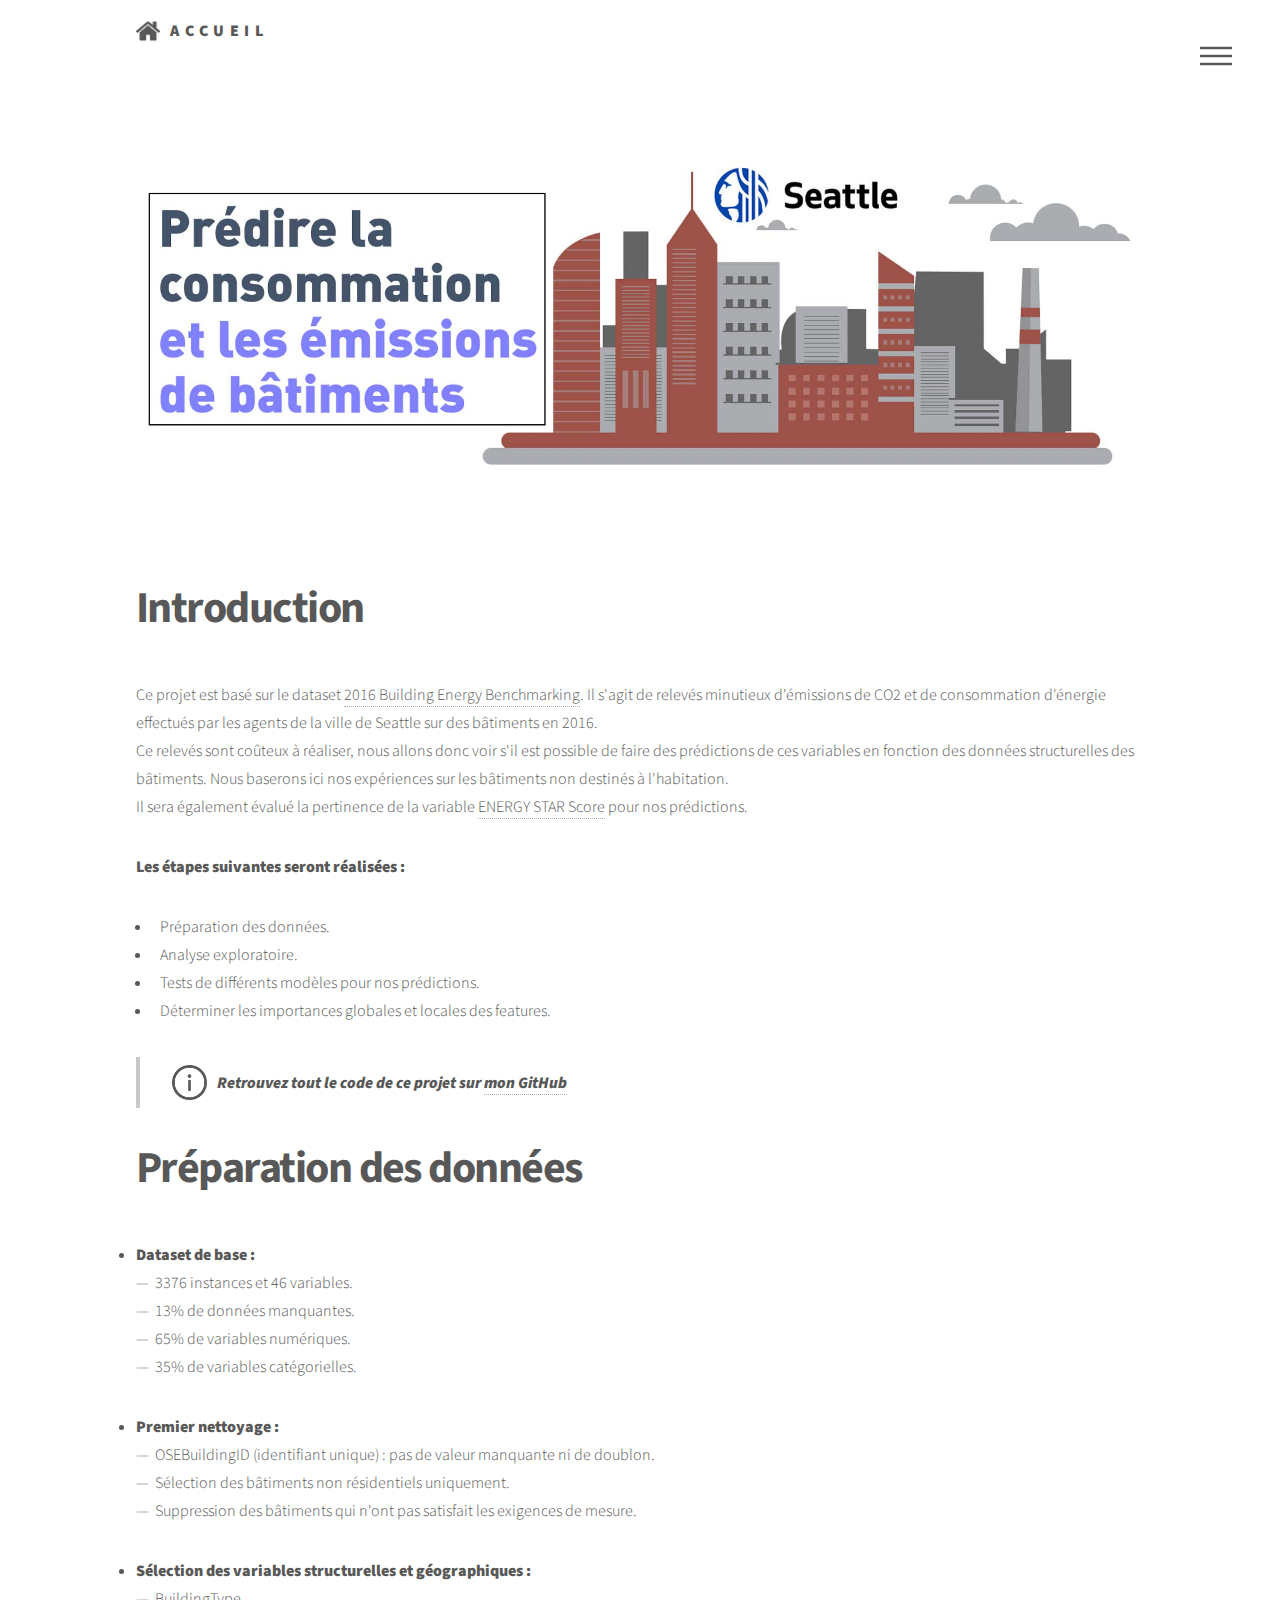
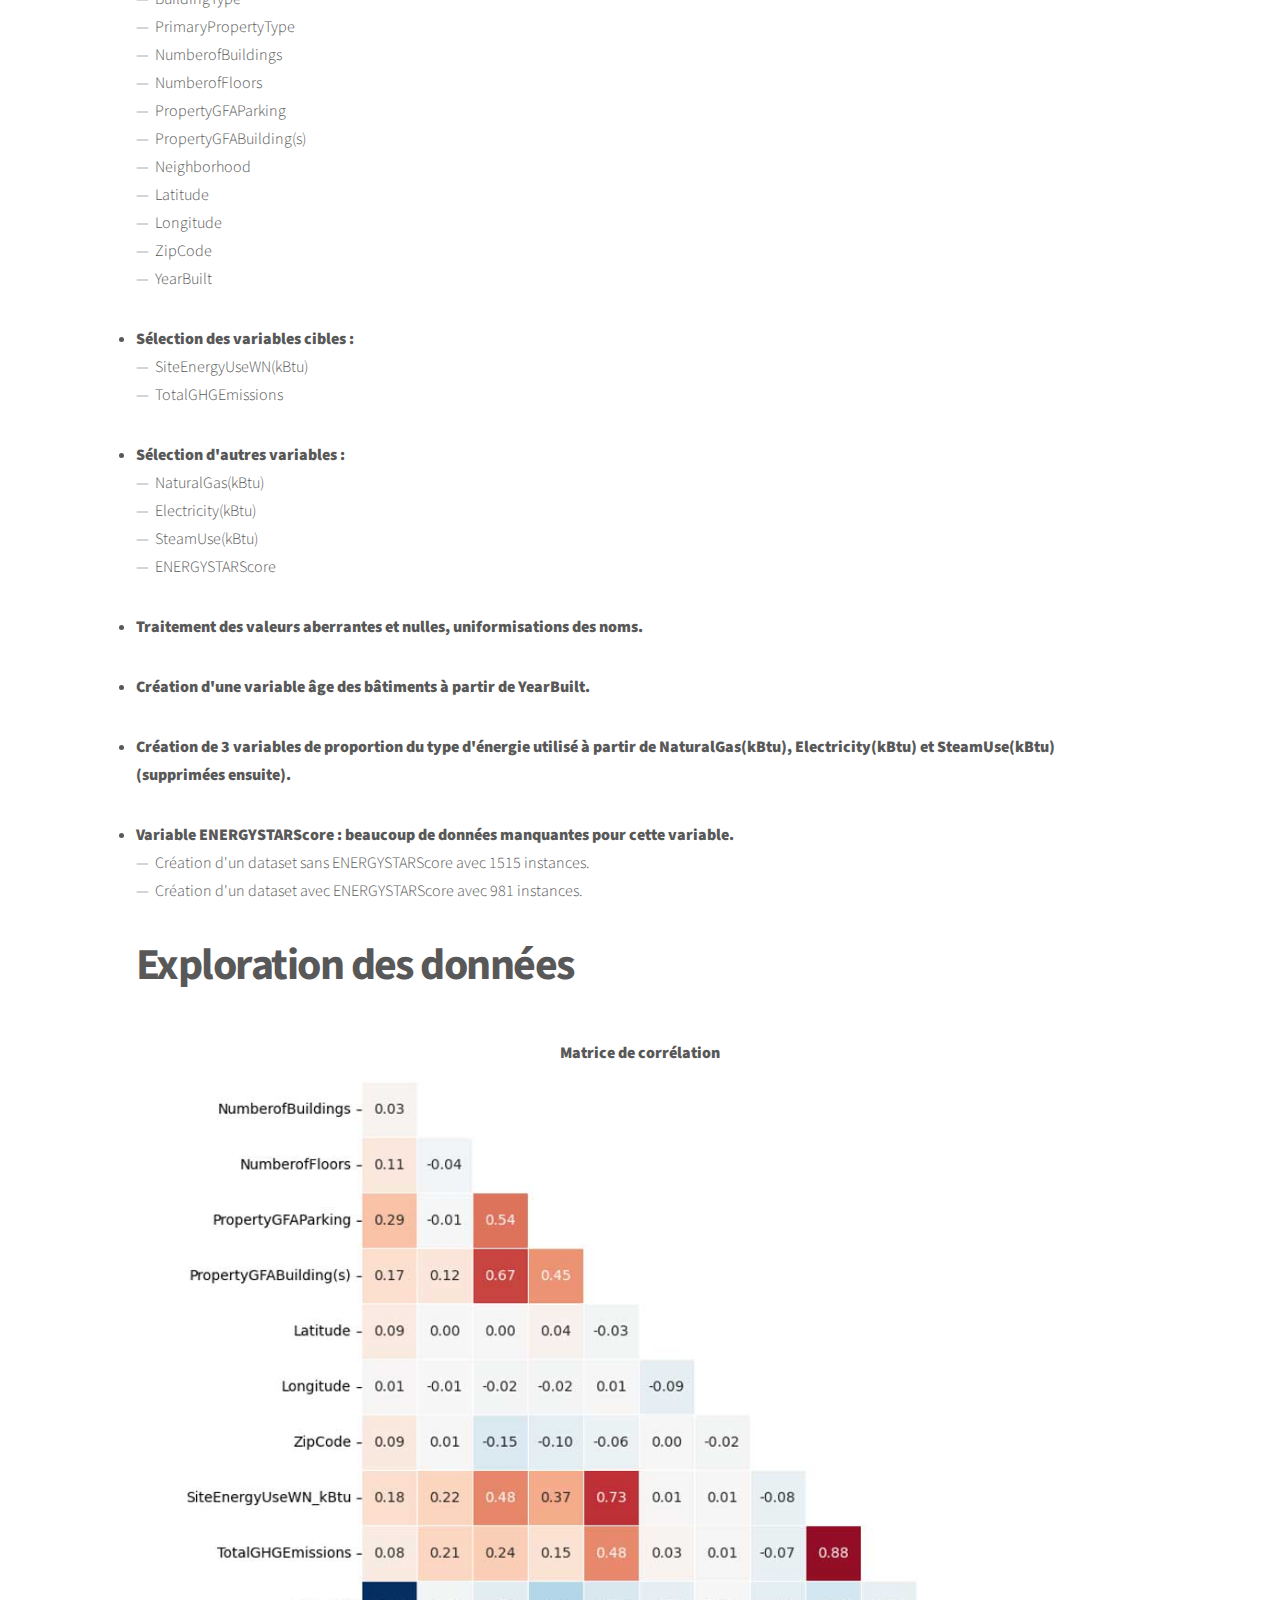
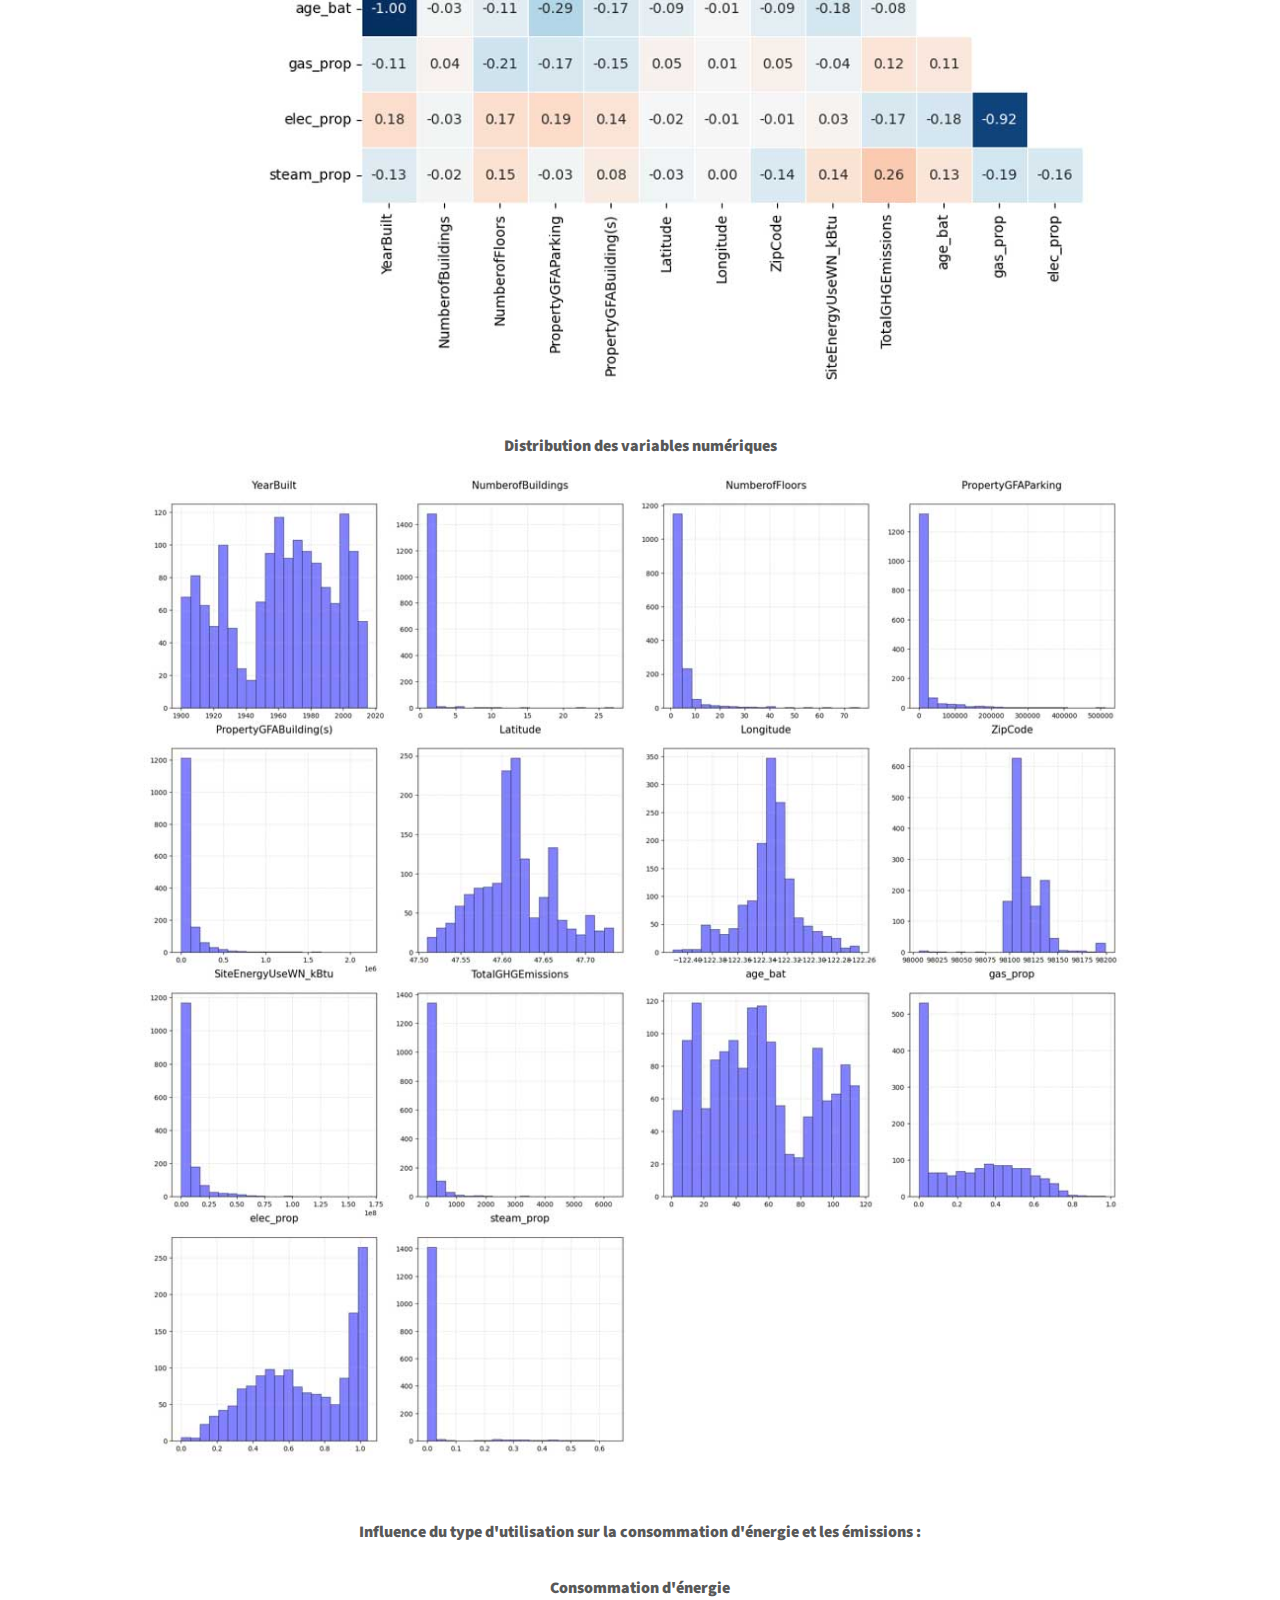
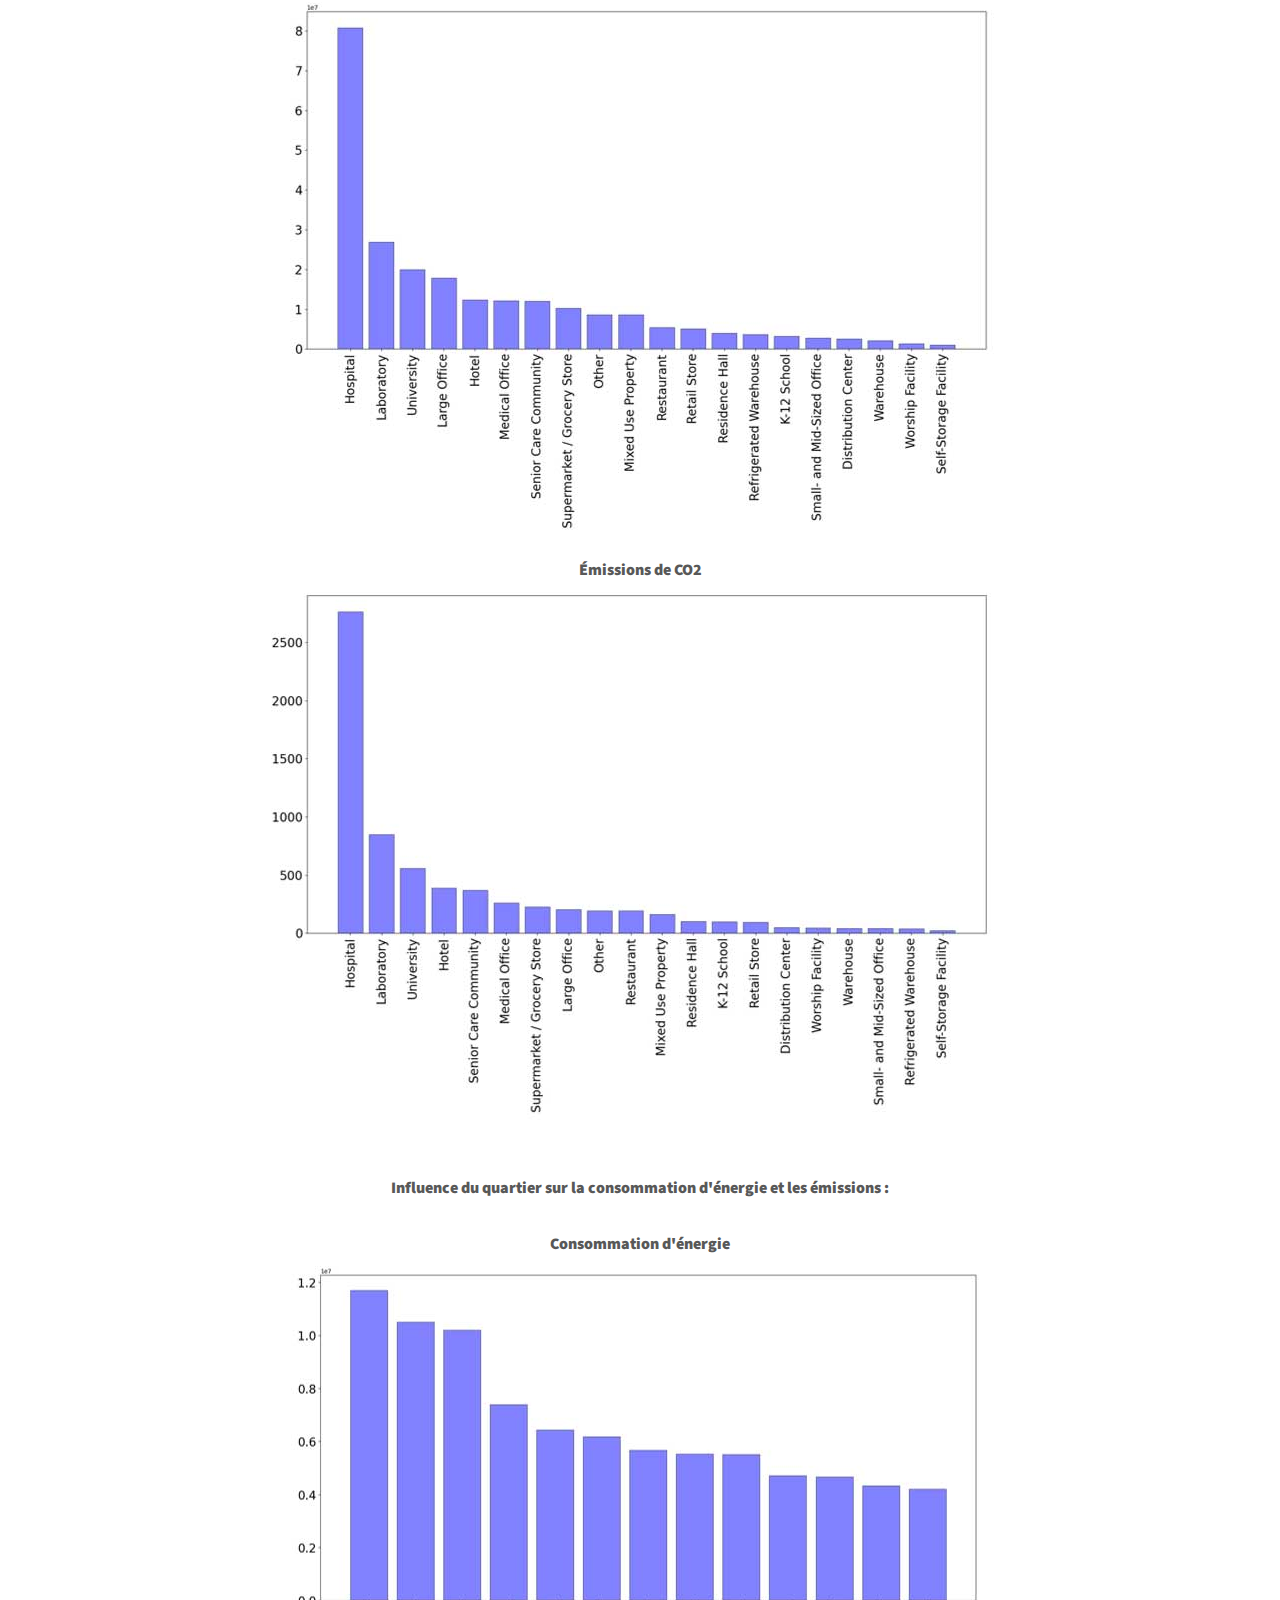
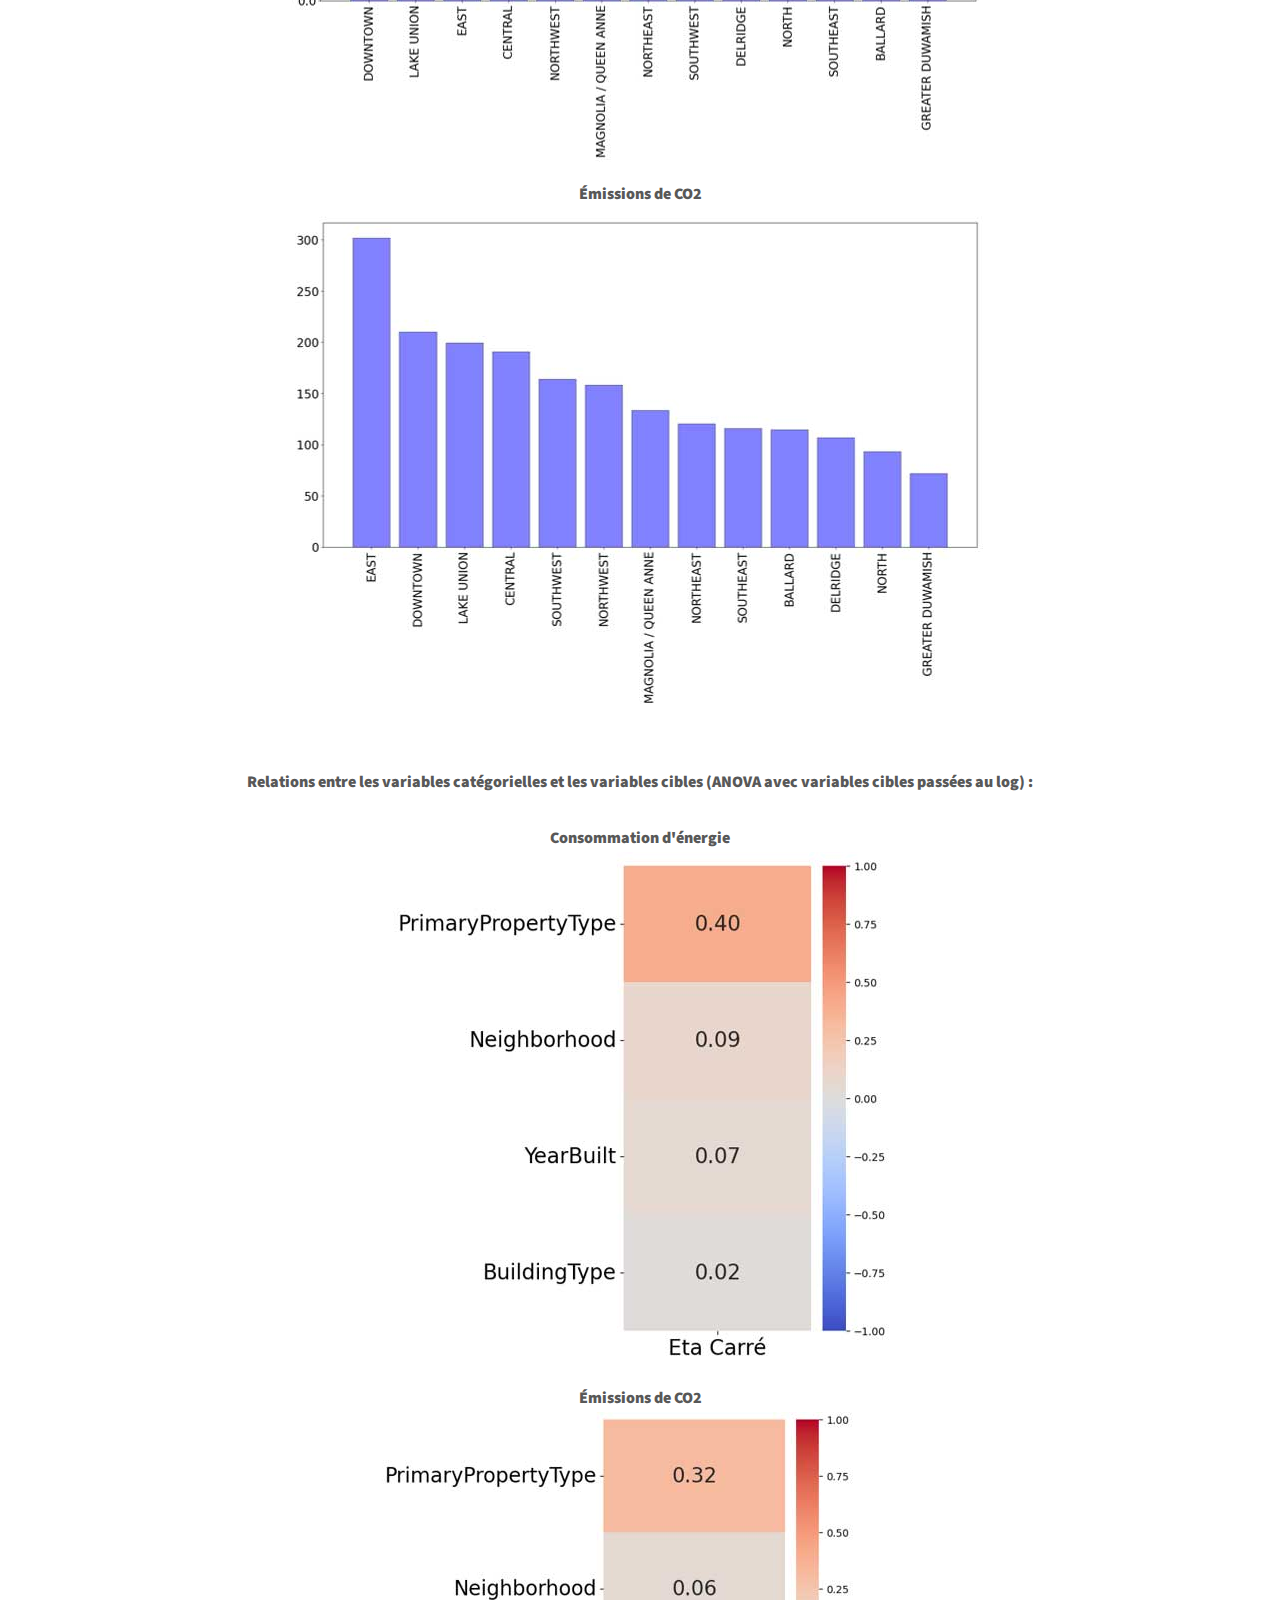
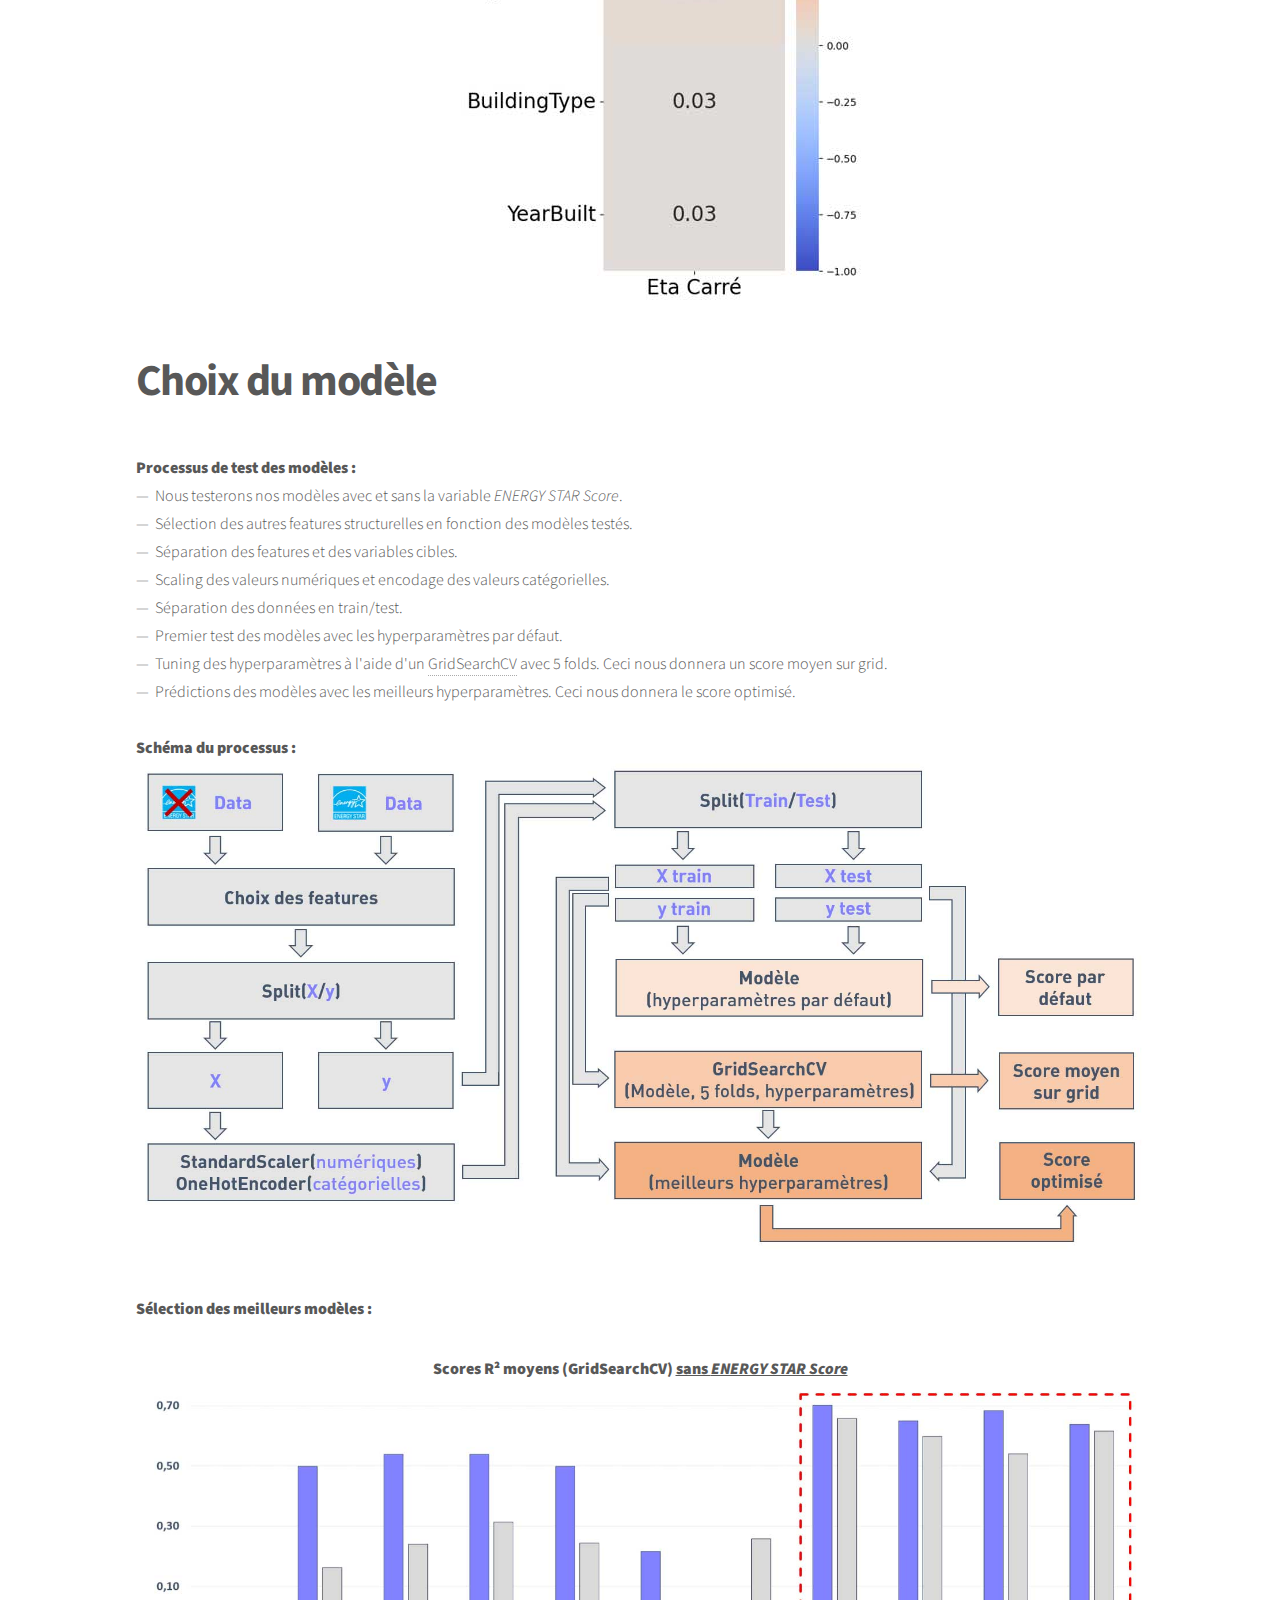
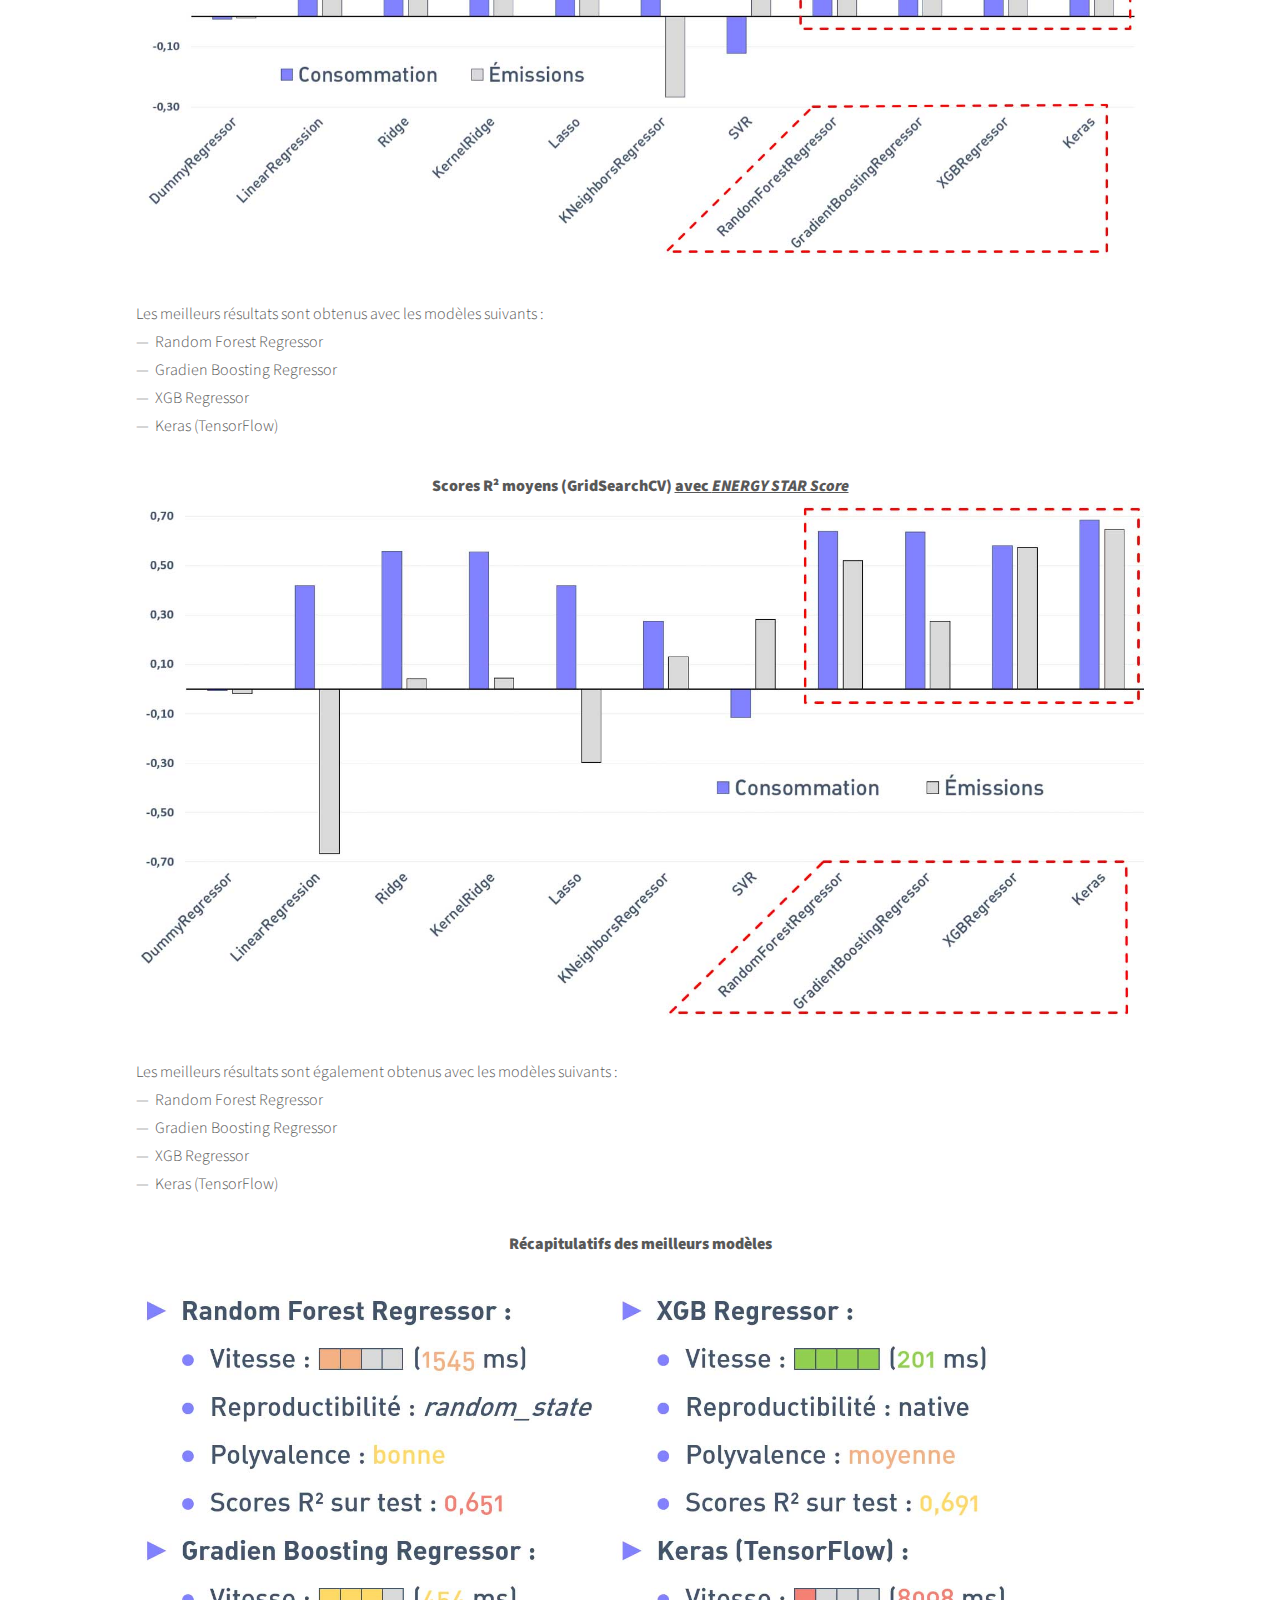
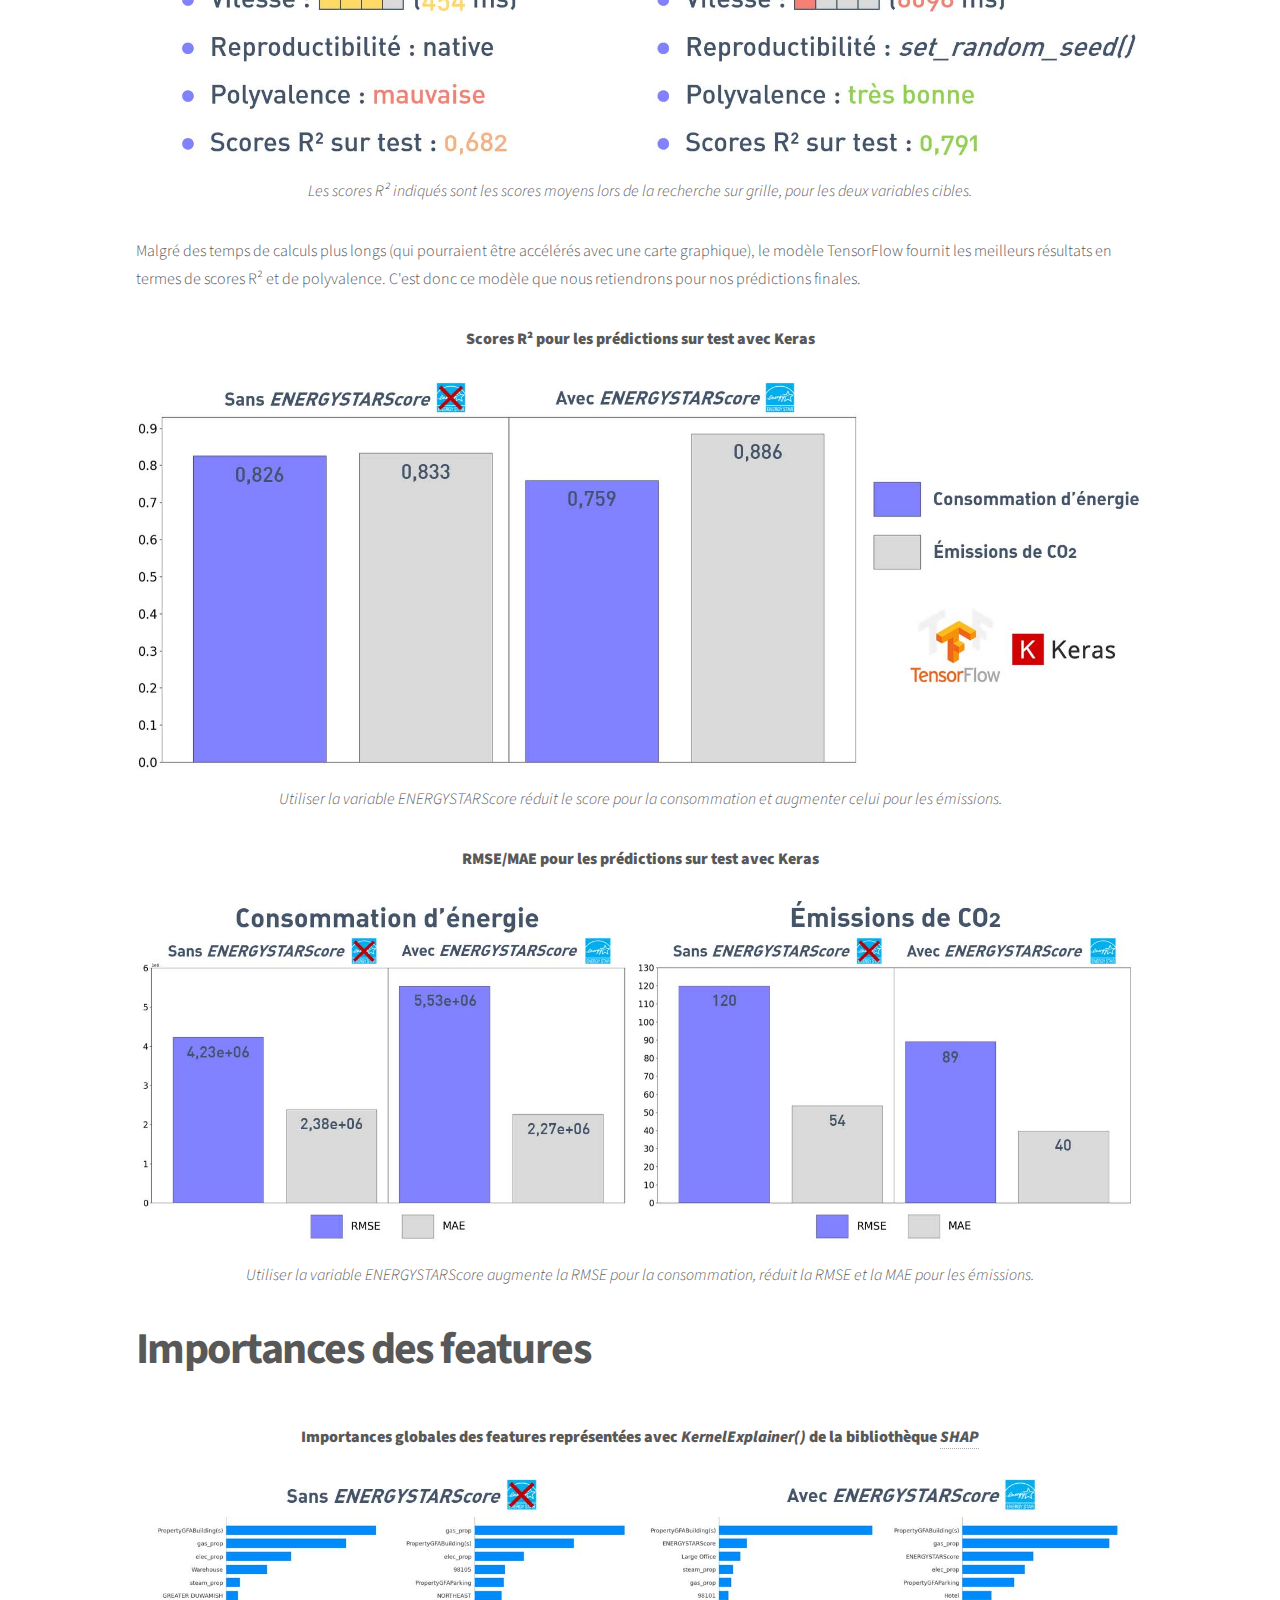
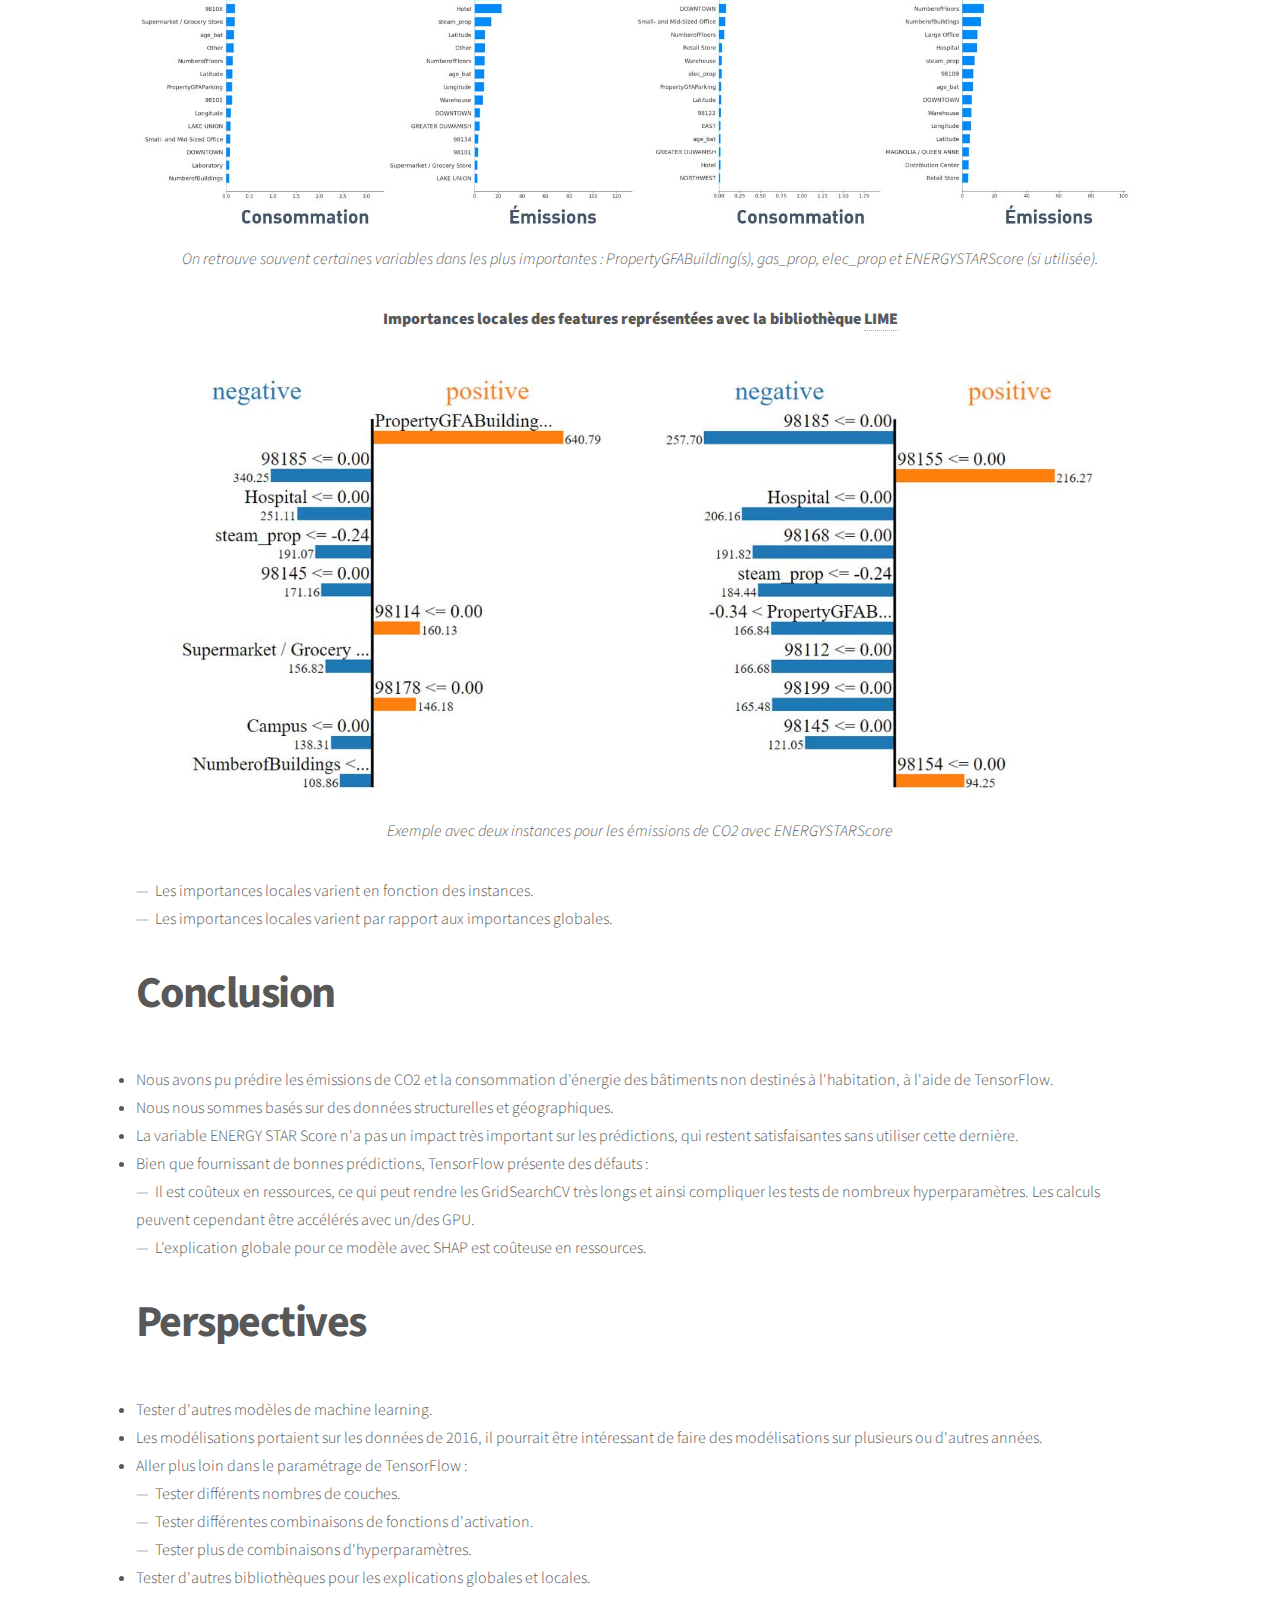
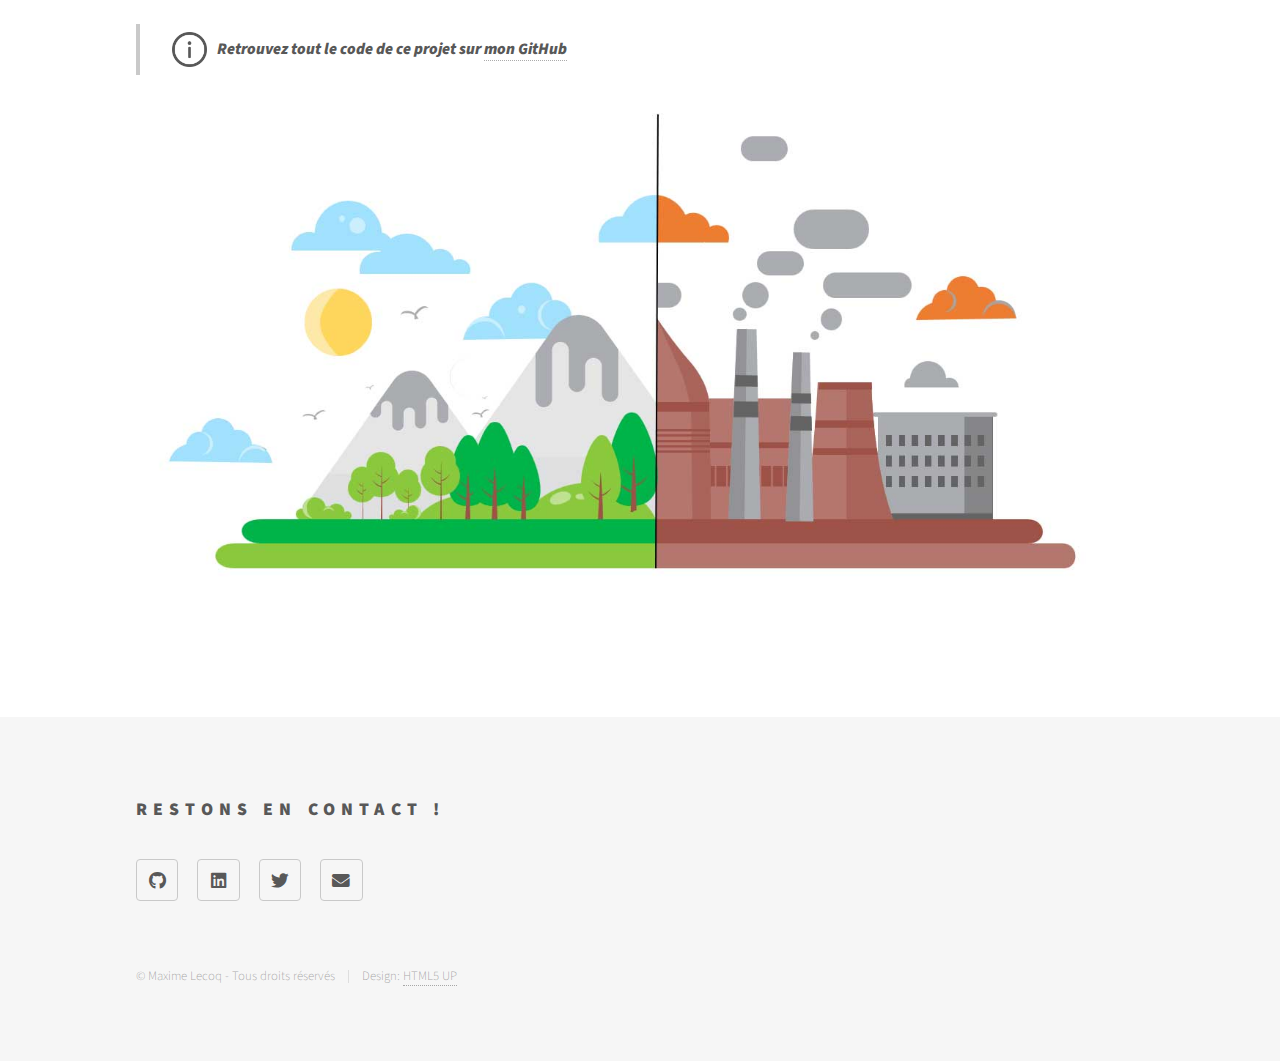
<file: 02-anticiper-la-consommation.html>
<!DOCTYPE HTML>
<!--
	Phantom by HTML5 UP
	html5up.net | @ajlkn
	Free for personal and commercial use under the CCA 3.0 license (html5up.net/license)
-->
<html>
	<head>
		<title>Anticiper la consommation</title>
		<meta charset="utf-8" />
		<meta name="viewport" content="width=device-width, initial-scale=1, user-scalable=no" />
		<link rel="stylesheet" href="assets/css/main.css" />
		<noscript><link rel="stylesheet" href="assets/css/noscript.css" /></noscript>
		<link rel="icon" href="images/ai-icon.ico" type="image/x-icon">
	</head>
	<body class="is-preload">
		<!-- Wrapper -->
			<div id="wrapper">

				<!-- Header -->
					<header id="header">
						<div class="inner">

							<!-- Logo -->
							<a href="index.html" class="logo">
								<span class="symbol"><img src="images/home.png" alt="" /></span><span class="title">Accueil</span>
							</a>

							<!-- Nav -->
								<nav>
									<ul>
										<li><a href="#menu">Menu</a></li>
									</ul>
								</nav>

						</div>
					</header>

				<!-- Menu -->
				<nav id="menu">
					<h2><a href="index.html">Accueil</a></h2>
					<h2><a href="00-cv.html">Mon CV</a></h2>
					<hr style="height: 1px; background-color: white;">
					<h2>Projets</h2>
					<ul>	
						<li><a href="01-preparer-des-donnees.html">Pr&eacute;parer des donn&eacute;es et mener une analyse exploratoire</a></li>
						<li><a href="02-anticiper-la-consommation.html">Pr&eacute;dire la consommation et les &eacute;missions de b&acirc;timents</a></li>
						<li><a href="03-segmenter-des-clients.html">Segmenter les clients d'un site e-commerce</a></li>
						<li><a href="04-suggestion-mots-cles.html">Suggestion automatique de mots-cl&eacute;s</a></li>
						<li><a href="05-classer-des-images.html">Identifier des races de chiens sur des photos avec TensorFlow</a></li>
						<li><a href="06-extraction-mots-cles.html">Nouvelles méthodes d'extraction de mots-cl&eacute;s</a></li>
						<li><a href="07-traitement-aws-spark.html">Extraction de features sur des donn&eacute;es massives avec Spark</a></li>
						<li><a href="08-cadrage-ia.html">R&eacute;aliser le cadrage d'un projet IA</a></li>
					</ul>
			</nav>

				<!-- Main -->
					<div id="main">
						<div class="inner">
							<span class="image main"><img src="images/02-anticiper-la-consommation/01-anticiper-la-consommation-titre.jpg" alt="Anticiper les besoins en consommation de b&acirc;timents" /></span>

							<h1>Introduction</h1>

							<p>Ce projet est bas&eacute; sur le dataset <a href="https://data.seattle.gov/Permitting/2016-Building-Energy-Benchmarking/2bpz-gwpy/about_data" target="_blank">2016 Building Energy Benchmarking</a>.
								Il s'agit de relev&eacute;s minutieux d'&eacute;missions de CO2 et de consommation d'&eacute;nergie effectu&eacute;s par les agents de la ville de Seattle sur des b&acirc;timents en 2016.<br>
							Ce relev&eacute;s sont co&ucirc;teux &agrave; r&eacute;aliser, nous allons donc voir s'il est possible de faire des pr&eacute;dictions de ces variables en fonction des donn&eacute;es structurelles des b&acirc;timents.
							Nous baserons ici nos exp&eacute;riences sur les b&acirc;timents non destin&eacute;s &agrave; l'habitation.<br>
							Il sera &eacute;galement &eacute;valu&eacute; la pertinence de la variable <a href="https://www.energystar.gov/" target="_blank">ENERGY STAR Score</a> pour nos pr&eacute;dictions.
											
						</p>

						<p>
							<b>Les &eacute;tapes suivantes seront r&eacute;alis&eacute;es : </b>
							<ul>
								<li>Pr&eacute;paration des donn&eacute;es.</li>
								<li>Analyse exploratoire.</li>
								<li>Tests de diff&eacute;rents mod&egrave;les pour nos pr&eacute;dictions.</li>
								<li>D&eacute;terminer les importances globales et locales des features.</li>
							</ul>
						</p>


						<p>
							<blockquote>
								<img src="images/info.png" width="35" height="35"/>
								<span><b>Retrouvez tout le code de ce projet sur <a href="https://github.com/BiGHeaDMaX/Predire-Consommation-et-Emissions-de-Batiments" target="_blank">mon GitHub</a></b></span>
							</blockquote>
						</p>


						<h1>Pr&eacute;paration des donn&eacute;es</h1>

						<p>
						<li><b>Dataset de base : </b></li>
						&mdash;&nbsp;&nbsp;3376 instances et 46 variables.<br>
						&mdash;&nbsp;&nbsp;13% de donn&eacute;es manquantes.<br>
						&mdash;&nbsp;&nbsp;65% de variables num&eacute;riques.<br>
						&mdash;&nbsp;&nbsp;35% de variables cat&eacute;gorielles.
						</p>

						<p>

						<li><b>Premier nettoyage : </b></li>
						&mdash;&nbsp;&nbsp;OSEBuildingID (identifiant unique) : pas de valeur manquante ni de doublon.<br>
						&mdash;&nbsp;&nbsp;S&eacute;lection des b&acirc;timents non r&eacute;sidentiels uniquement.<br>
						&mdash;&nbsp;&nbsp;Suppression des b&acirc;timents qui n'ont pas satisfait les exigences de mesure.<br>
						</p>

						<p>
							<li><b>S&eacute;lection des variables structurelles et g&eacute;ographiques : </b></li>
							&mdash;&nbsp;&nbsp;BuildingType<br>
							&mdash;&nbsp;&nbsp;PrimaryPropertyType<br>
							&mdash;&nbsp;&nbsp;NumberofBuildings<br>
							&mdash;&nbsp;&nbsp;NumberofFloors<br>
							&mdash;&nbsp;&nbsp;PropertyGFAParking<br>
							&mdash;&nbsp;&nbsp;PropertyGFABuilding(s)<br>
							&mdash;&nbsp;&nbsp;Neighborhood<br>
							&mdash;&nbsp;&nbsp;Latitude<br>
							&mdash;&nbsp;&nbsp;Longitude<br>
							&mdash;&nbsp;&nbsp;ZipCode<br>
							&mdash;&nbsp;&nbsp;YearBuilt<br>

						</p>

						<p>
							<li><b>S&eacute;lection des variables cibles : </b></li>
							&mdash;&nbsp;&nbsp;SiteEnergyUseWN(kBtu)<br>
							&mdash;&nbsp;&nbsp;TotalGHGEmissions<br>

						</p>

						<p>
							<li><b>S&eacute;lection d'autres variables : </b></li>
							&mdash;&nbsp;&nbsp;NaturalGas(kBtu)<br>
							&mdash;&nbsp;&nbsp;Electricity(kBtu)<br>
							&mdash;&nbsp;&nbsp;SteamUse(kBtu)<br>
							&mdash;&nbsp;&nbsp;ENERGYSTARScore<br>
						
						</p>

						<p>

							<li><b>Traitement des valeurs aberrantes et nulles, uniformisations des noms.</b></li>
						</p>

						<p>

							<li><b>Cr&eacute;ation d'une variable &acirc;ge des b&acirc;timents &agrave; partir de YearBuilt.</b></li>

						</p>

						<p>

						<b><li>Cr&eacute;ation de 3 variables de proportion du type d'&eacute;nergie utilis&eacute; &agrave; partir de NaturalGas(kBtu), Electricity(kBtu) et SteamUse(kBtu) (supprim&eacute;es ensuite).</b></li>

						</p>

						<p>

						<b><li>Variable ENERGYSTARScore : beaucoup de donn&eacute;es manquantes pour cette variable.</b></li>
						&mdash;&nbsp;&nbsp;Cr&eacute;ation d'un dataset sans ENERGYSTARScore avec 1515 instances.<br>
						&mdash;&nbsp;&nbsp;Cr&eacute;ation d'un dataset avec ENERGYSTARScore avec 981 instances.<br>

						</p>

						<h1>Exploration des donn&eacute;es</h1>

						<p align="center">
						<b>Matrice de corr&eacute;lation</b><br>
							<img src="images/02-anticiper-la-consommation/02-mat-corr.jpg" alt="" style="max-width: 100%; height: auto;" />	
						</p>

						<p align="center">
						<b>Distribution des variables num&eacute;riques</b><br>
						<img src="images/02-anticiper-la-consommation/03-var-num.jpg" alt="" style="max-width: 100%; height: auto;" />	
						</p>
						
						<p align="center">
							<b>Influence du type d'utilisation sur la consommation d'&eacute;nergie et les &eacute;missions : </b><br><br>
							<b>Consommation d'&eacute;nergie</b><br>
							<img src="images/02-anticiper-la-consommation/04-conso.jpg" alt="" style="max-width: 100%; height: auto;" /><br>
							<b>&Eacute;missions de CO2</b><br>
							<img src="images/02-anticiper-la-consommation/05-emissions.jpg" alt="" style="max-width: 100%; height: auto;" />
							</p>

						<p align="center">
							<b>Influence du quartier sur la consommation d'&eacute;nergie et les &eacute;missions : </b><br><br>
							<b>Consommation d'&eacute;nergie</b><br>
							<img src="images/02-anticiper-la-consommation/06-quartier-conso.jpg" alt="" style="max-width: 100%; height: auto;" /><br>
							<b>&Eacute;missions de CO2</b><br>
							<img src="images/02-anticiper-la-consommation/07-quartier-emissions.jpg" alt="" style="max-width: 100%; height: auto;" />
							</p>

							<p align="center">
								<b>Relations entre les variables cat&eacute;gorielles et les variables cibles (ANOVA avec variables cibles pass&eacute;es au log) : </b><br><br>
								<b>Consommation d'&eacute;nergie</b><br>
								<img src="images/02-anticiper-la-consommation/08-anova-conso.jpg" alt="" style="max-width: 100%; height: auto;" /><br>
								<b>&Eacute;missions de CO2</b><br>
								<img src="images/02-anticiper-la-consommation/09-anova-emissions.jpg" alt="" style="max-width: 100%; height: auto;" />
								</p>


								<h1>Choix du mod&egrave;le</h1>
								<p>
								<b>Processus de test des mod&egrave;les : </b><br>
								&mdash;&nbsp;&nbsp;Nous testerons nos mod&egrave;les avec et sans la variable <i>ENERGY STAR Score</i>.<br>
								&mdash;&nbsp;&nbsp;S&eacute;lection des autres features structurelles en fonction des mod&egrave;les test&eacute;s.<br>
								&mdash;&nbsp;&nbsp;S&eacute;paration des features et des variables cibles.<br>
								&mdash;&nbsp;&nbsp;Scaling des valeurs num&eacute;riques et encodage des valeurs cat&eacute;gorielles.<br>
								&mdash;&nbsp;&nbsp;S&eacute;paration des donn&eacute;es en train/test.<br>
								&mdash;&nbsp;&nbsp;Premier test des mod&egrave;les avec les hyperparam&egrave;tres par d&eacute;faut.<br>
								&mdash;&nbsp;&nbsp;Tuning des hyperparam&egrave;tres &agrave; l'aide d'un <a href="https://scikit-learn.org/stable/modules/generated/sklearn.model_selection.GridSearchCV.html">GridSearchCV</a> avec 5 folds. Ceci nous donnera un score moyen sur grid.<br>
								&mdash;&nbsp;&nbsp;Pr&eacute;dictions des mod&egrave;les avec les meilleurs hyperparam&egrave;tres. Ceci nous donnera le score optimis&eacute;.<br>
								<br>
								<b>Sch&eacute;ma du processus : </b><br>

								<img src="images/02-anticiper-la-consommation/10-processus.jpg" alt="" style="max-width: 100%; height: auto;" /><br>

								</p>

								<p>
									<b>S&eacute;lection des meilleurs mod&egrave;les : </b>
								</p>

								<p align="center">
									<b>Scores R² moyens (GridSearchCV) <u>sans <i>ENERGY STAR Score</i></u></b><br>
									<img src="images/02-anticiper-la-consommation/11-score-no-nrj.jpg" alt="" style="max-width: 100%; height: auto;" />
								</p>
								<p>
									Les meilleurs r&eacute;sultats sont obtenus avec les mod&egrave;les suivants : <br>
									&mdash;&nbsp;&nbsp;Random Forest Regressor<br>
									&mdash;&nbsp;&nbsp;Gradien Boosting Regressor<br>
									&mdash;&nbsp;&nbsp;XGB Regressor<br>
									&mdash;&nbsp;&nbsp;Keras (TensorFlow)<br>

								</p>

								<p align="center">
									<b>Scores R² moyens (GridSearchCV) <u>avec <i>ENERGY STAR Score</i></u></b><br>
									<img src="images/02-anticiper-la-consommation/12-score-nrj.jpg" alt="" style="max-width: 100%; height: auto;" />
								</p>
								<p>
									Les meilleurs r&eacute;sultats sont &eacute;galement obtenus avec les mod&egrave;les suivants : <br>
									&mdash;&nbsp;&nbsp;Random Forest Regressor<br>
									&mdash;&nbsp;&nbsp;Gradien Boosting Regressor<br>
									&mdash;&nbsp;&nbsp;XGB Regressor<br>
									&mdash;&nbsp;&nbsp;Keras (TensorFlow)<br>

								</p>

								<p align="center">
									<b>R&eacute;capitulatifs des meilleurs mod&egrave;les</b><br><br>
									<img src="images/02-anticiper-la-consommation/13-recap-best.jpg" alt="" style="max-width: 100%; height: auto;" /><br>
								<i>Les scores R² indiqu&eacute;s sont les scores moyens lors de la recherche sur grille, pour les deux variables cibles.</i>
								</p>

								<p>
									Malgr&eacute; des temps de calculs plus longs (qui pourraient &ecirc;tre acc&eacute;l&eacute;r&eacute;s avec une carte graphique),
									le mod&egrave;le TensorFlow fournit les meilleurs r&eacute;sultats en termes de scores R² et de polyvalence.
									C'est donc ce mod&egrave;le que nous retiendrons pour nos pr&eacute;dictions finales.

								</p>

								<p align="center">
									<b>Scores R² pour les pr&eacute;dictions sur test avec Keras</b><br><br>
									<img src="images/02-anticiper-la-consommation/14-r2-tensorflow.jpg" alt="" style="max-width: 100%; height: auto;" /><br>
									<i>Utiliser la variable ENERGYSTARScore r&eacute;duit le score pour la consommation et augmenter celui pour les &eacute;missions.</i>
								</p>

								<p align="center">
									<b>RMSE/MAE pour les pr&eacute;dictions sur test avec Keras</b><br><br>
									<img src="images/02-anticiper-la-consommation/15-rmse-mae-tensorflow.jpg" alt="" style="max-width: 100%; height: auto;" /><br>
									<i>Utiliser la variable ENERGYSTARScore augmente la RMSE pour la consommation, r&eacute;duit la RMSE et la MAE pour les &eacute;missions.</i>
								</p>



								<h1>Importances des features</h1>

								<p align="center">
									<b>Importances globales des features repr&eacute;sent&eacute;es avec <i>KernelExplainer()</i> de la biblioth&egrave;que <a href="https://github.com/shap/shap" target="_blank"><i>SHAP</i></a></b><br><br>
									<img src="images/02-anticiper-la-consommation/16-shap.jpg" alt="" style="max-width: 100%; height: auto;" /><br>
									<i>On retrouve souvent certaines variables dans les plus importantes : PropertyGFABuilding(s), gas_prop, elec_prop et ENERGYSTARScore (si utilis&eacute;e).</i>

								</p>

								<p align="center">
									<b>Importances locales des features repr&eacute;sent&eacute;es avec la biblioth&egrave;que <a href="https://github.com/marcotcr/lime" target="_blank">LIME</a></b><br><br>
									<img src="images/02-anticiper-la-consommation/17-lime.jpg" alt="" style="max-width: 100%; height: auto;" /><br>
									<i>Exemple avec deux instances pour les &eacute;missions de CO2 avec ENERGYSTARScore</i>
								</p>
								<p>
									&mdash;&nbsp;&nbsp;Les importances locales varient en fonction des instances.<br>
									&mdash;&nbsp;&nbsp;Les importances locales varient par rapport aux importances globales.<br>
								</p>

								<h1>Conclusion</h1>

								<p>
									<li>Nous avons pu pr&eacute;dire les &eacute;missions de CO2 et la consommation d'&eacute;nergie des b&acirc;timents non destin&eacute;s &agrave; l'habitation, &agrave; l'aide de TensorFlow.</li>
									<li>Nous nous sommes bas&eacute;s sur des donn&eacute;es structurelles et g&eacute;ographiques.</li>
									<li>La variable ENERGY STAR Score n'a pas un impact tr&egrave;s important sur les pr&eacute;dictions, qui restent satisfaisantes sans utiliser cette derni&egrave;re.</li>
									<li>Bien que fournissant de bonnes pr&eacute;dictions, TensorFlow pr&eacute;sente des d&eacute;fauts :</li>
										&mdash;&nbsp;&nbsp;Il est co&ucirc;teux en ressources, ce qui peut rendre les GridSearchCV tr&egrave;s longs et ainsi compliquer les tests de nombreux hyperparam&egrave;tres. Les calculs peuvent cependant &ecirc;tre acc&eacute;l&eacute;r&eacute;s avec un/des GPU.<br>
										&mdash;&nbsp;&nbsp;L'explication globale pour ce mod&egrave;le avec SHAP est co&ucirc;teuse en ressources.<br>
								</p>


								<h1>Perspectives</h1>
								<p>
									<li>Tester d'autres mod&egrave;les de machine learning.</li>
									<li>Les mod&eacute;lisations portaient sur les donn&eacute;es de 2016, il pourrait &ecirc;tre int&eacute;ressant de faire des mod&eacute;lisations sur plusieurs ou d'autres ann&eacute;es.</li>
									<li>Aller plus loin dans le param&eacute;trage de TensorFlow : </li>
										&mdash;&nbsp;&nbsp;Tester diff&eacute;rents nombres de couches.<br>
										&mdash;&nbsp;&nbsp;Tester diff&eacute;rentes combinaisons de fonctions d'activation.<br>
										&mdash;&nbsp;&nbsp;Tester plus de combinaisons d'hyperparam&egrave;tres.<br>
									<li>Tester d'autres biblioth&egrave;ques pour les explications globales et locales.</li>
								</p>

							<p>
								<blockquote>
									<img src="images/info.png" width="35" height="35"/>
									<span><b>Retrouvez tout le code de ce projet sur <a href="https://github.com/BiGHeaDMaX/Predire-Consommation-et-Emissions-de-Batiments" target="_blank">mon GitHub</a></b></span>
								</blockquote>
							</p>

							<p align="center">
								<img src="images/02-anticiper-la-consommation/18-picotfin.jpg" alt="" style="max-width: 100%; height: auto;" /><br>
							</p>

							</div>
					</div>

				<!-- Footer -->
				<footer id="footer">
					<div class="inner">

						<section>
							<h2>Restons en contact !</h2>
							<ul class="icons">
								<li><a href="https://github.com/BiGHeaDMaX" class="icon brands style2 fa-github" target="blank"><span class="label">GitHub</span></a></li>
								<li><a href="https://www.linkedin.com/in/maximelecoq/" class="icon brands style2 fa-linkedin" target="blank"><span class="label">Linkedin</span></a></li>
								<li><a href="https://twitter.com/BiGHeaDMaX" class="icon brands style2 fa-twitter" target="blank"><span class="label">Twitter</span></a></li>
								<li><a href="mailto:%6Da%78i%6De&period;l%65%63%6Fq&commat;h%6F%74%6Da%69%6C&period;%63o%6D" class="icon solid style2 fa-envelope"><span class="label" target="blank">Email</span></a></li>
							</ul>
						</section>
						<ul class="copyright">
							<li>&copy; Maxime Lecoq - Tous droits r&eacute;serv&eacute;s</li><li>Design: <a href="http://html5up.net" target="blank">HTML5 UP</a></li>
						</ul>
					</div>
				</footer>

			</div>

		<!-- Scripts -->
			<script src="assets/js/jquery.min.js"></script>
			<script src="assets/js/browser.min.js"></script>
			<script src="assets/js/breakpoints.min.js"></script>
			<script src="assets/js/util.js"></script>
			<script src="assets/js/main.js"></script>

	</body>
</html>
</file>
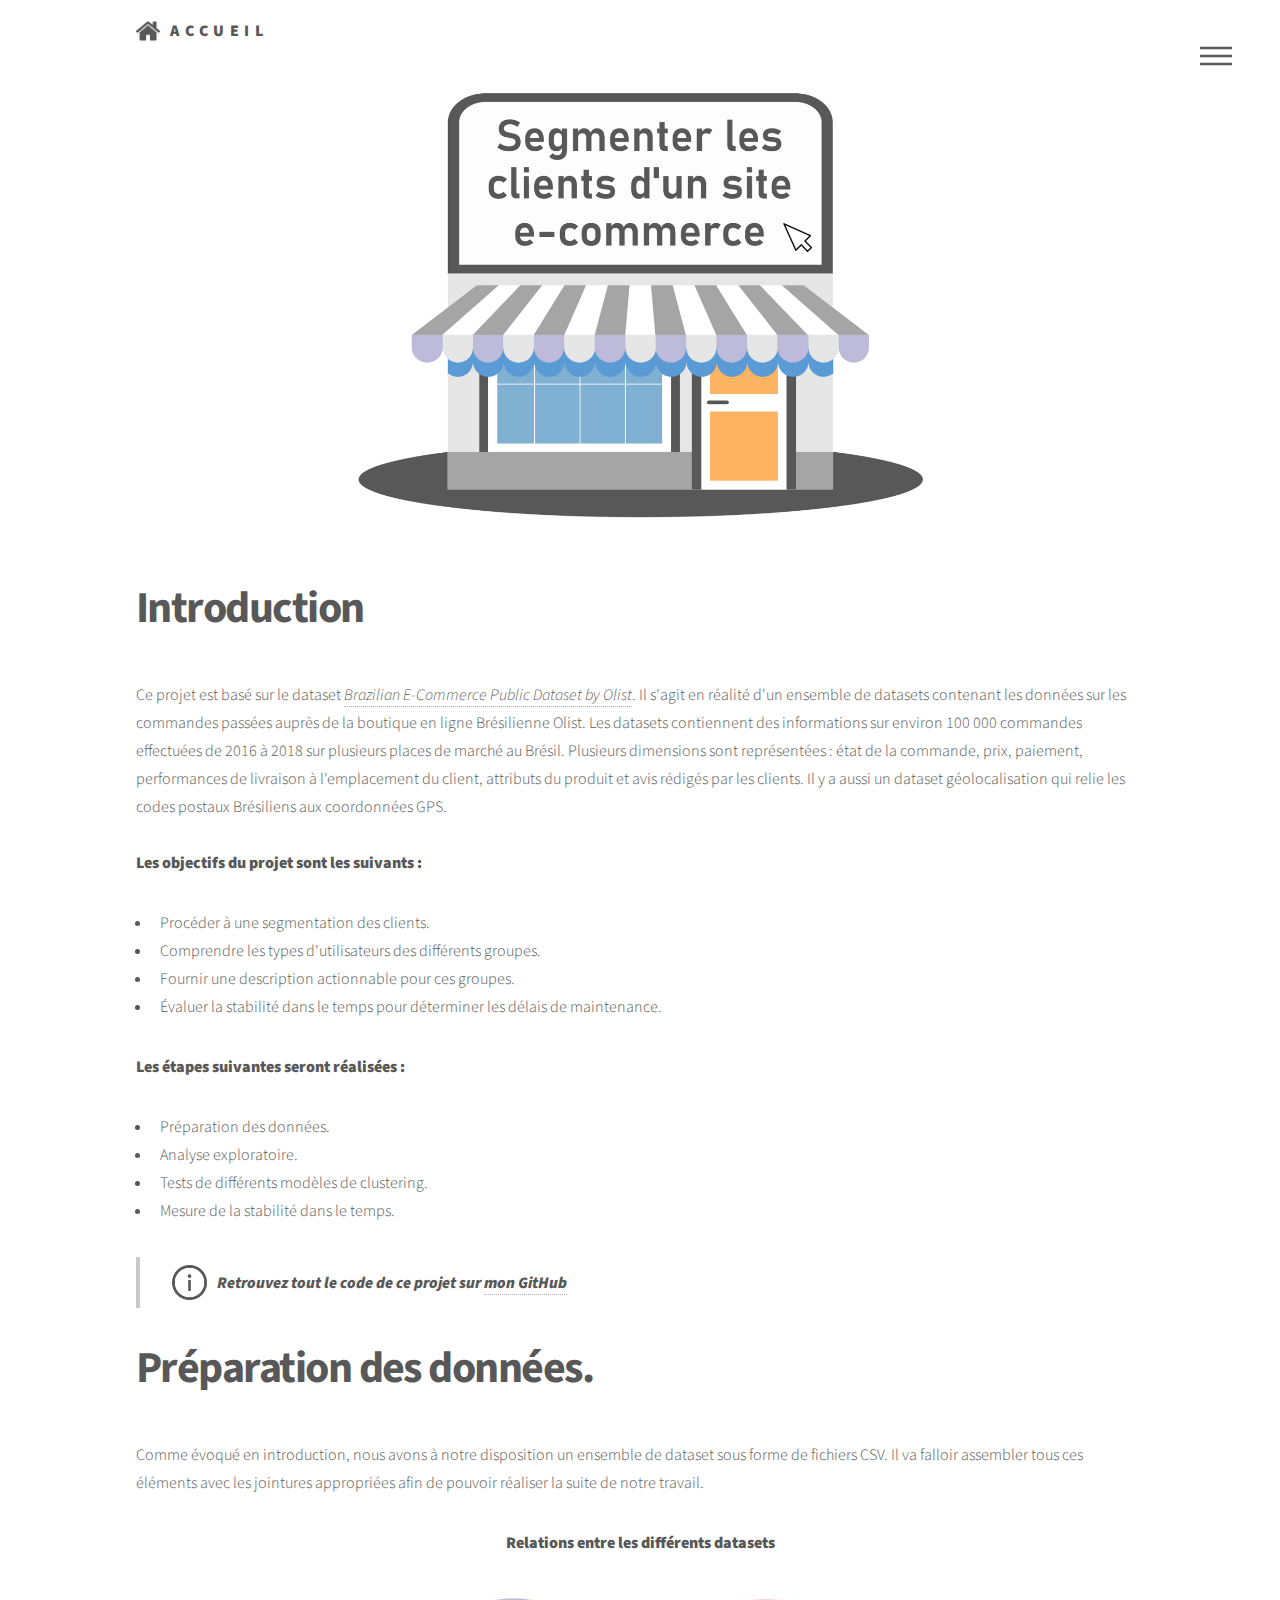
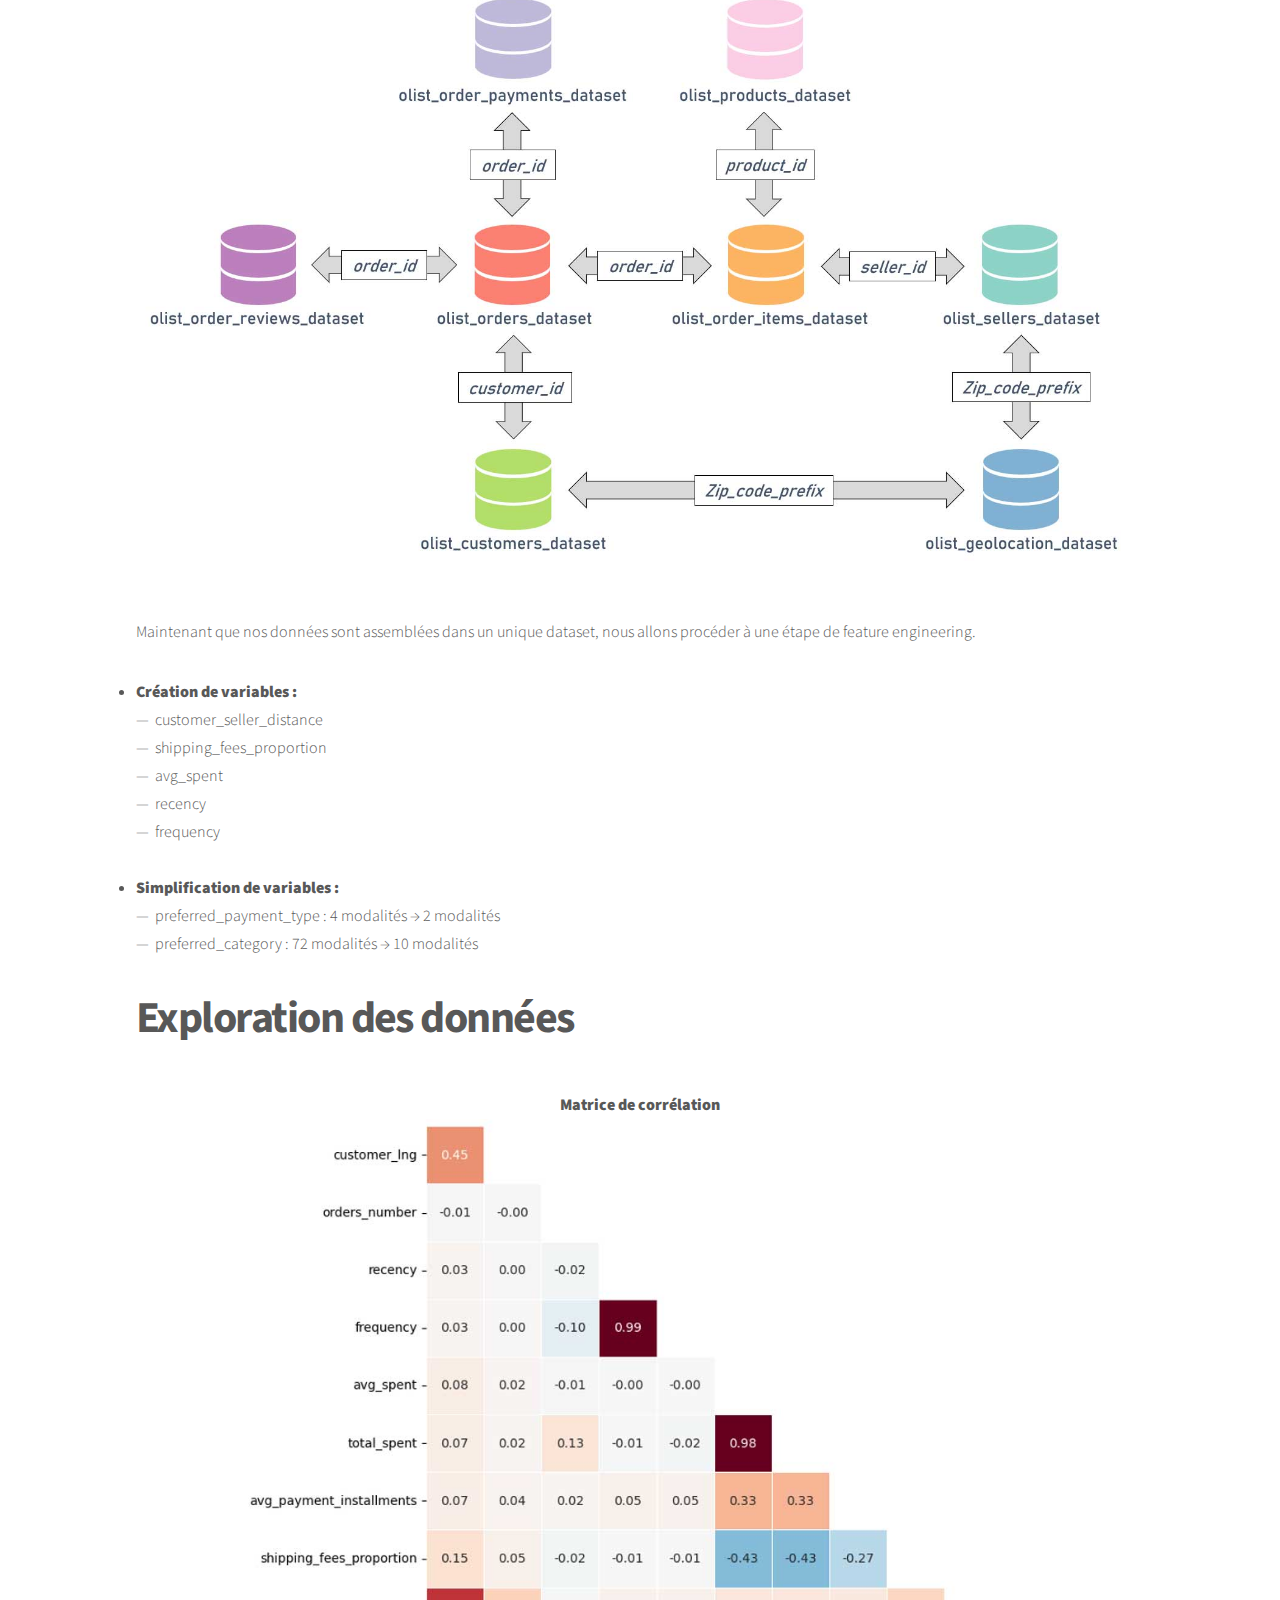
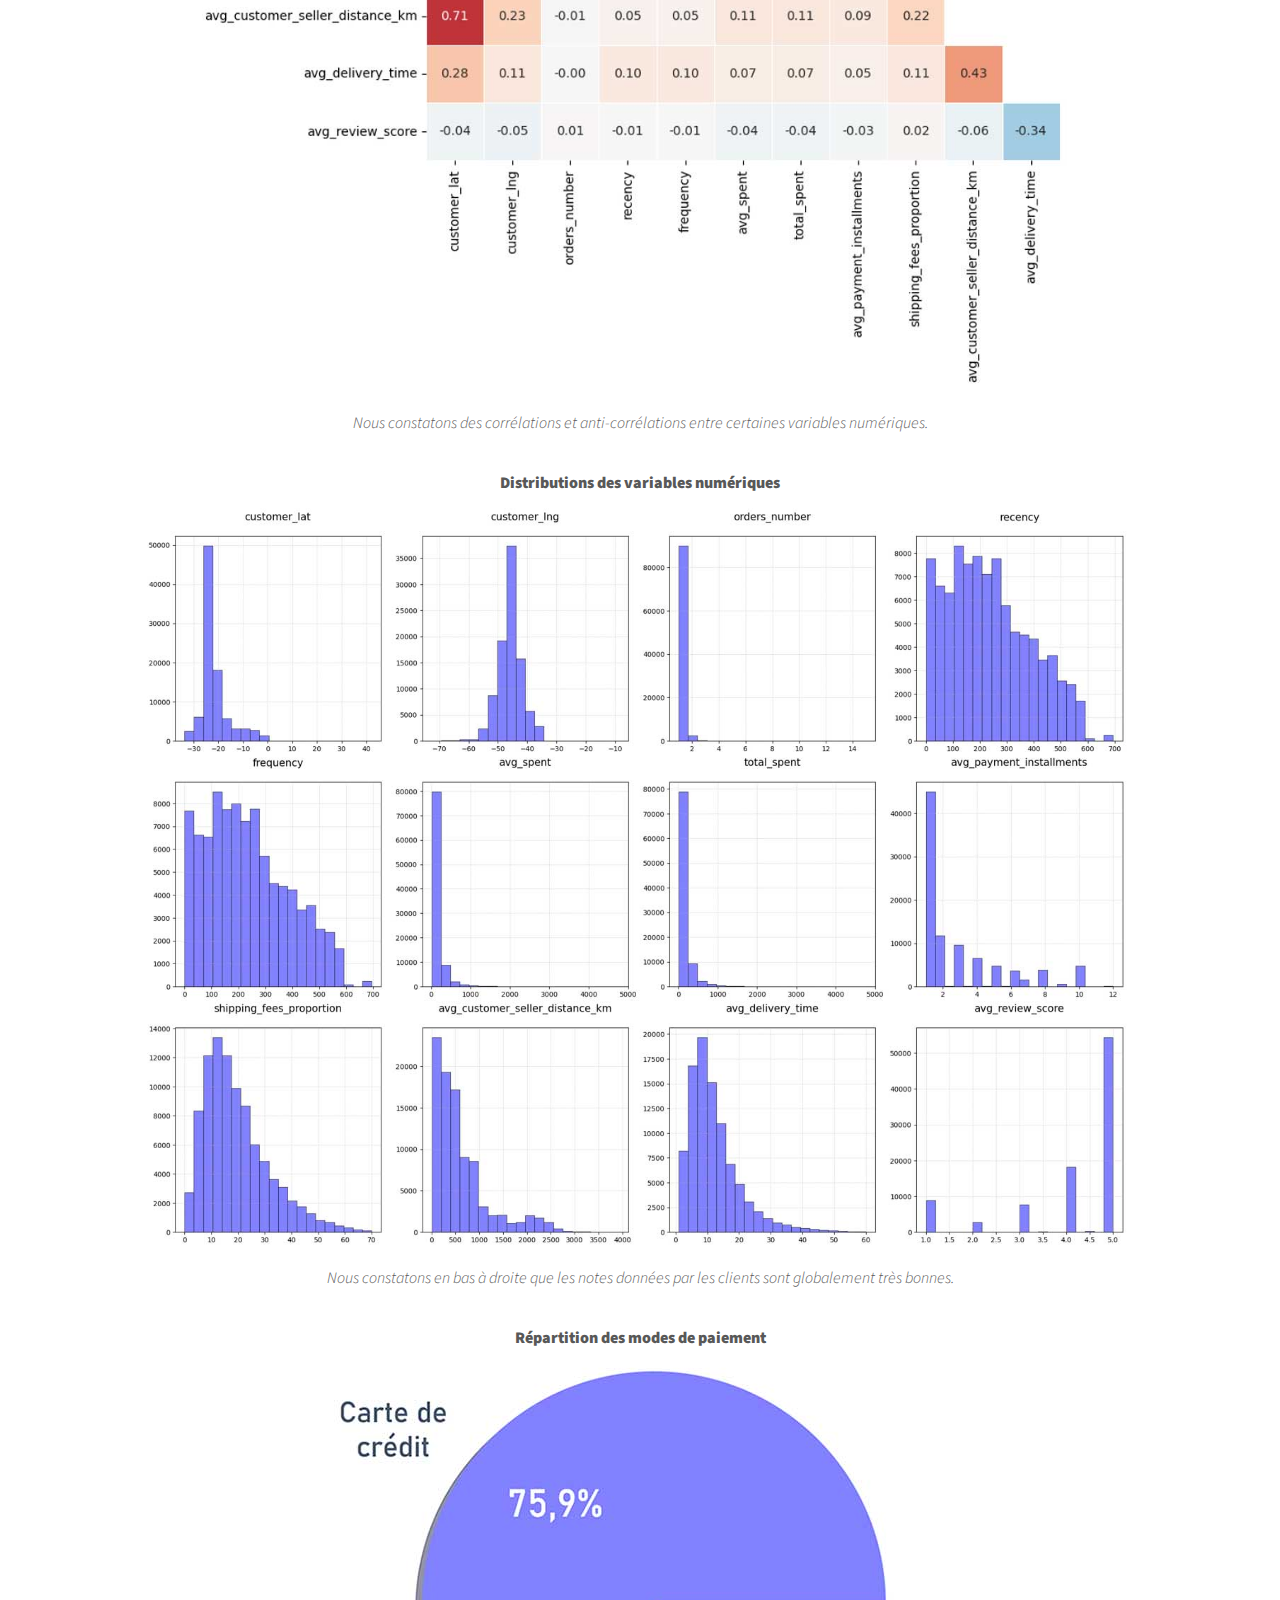
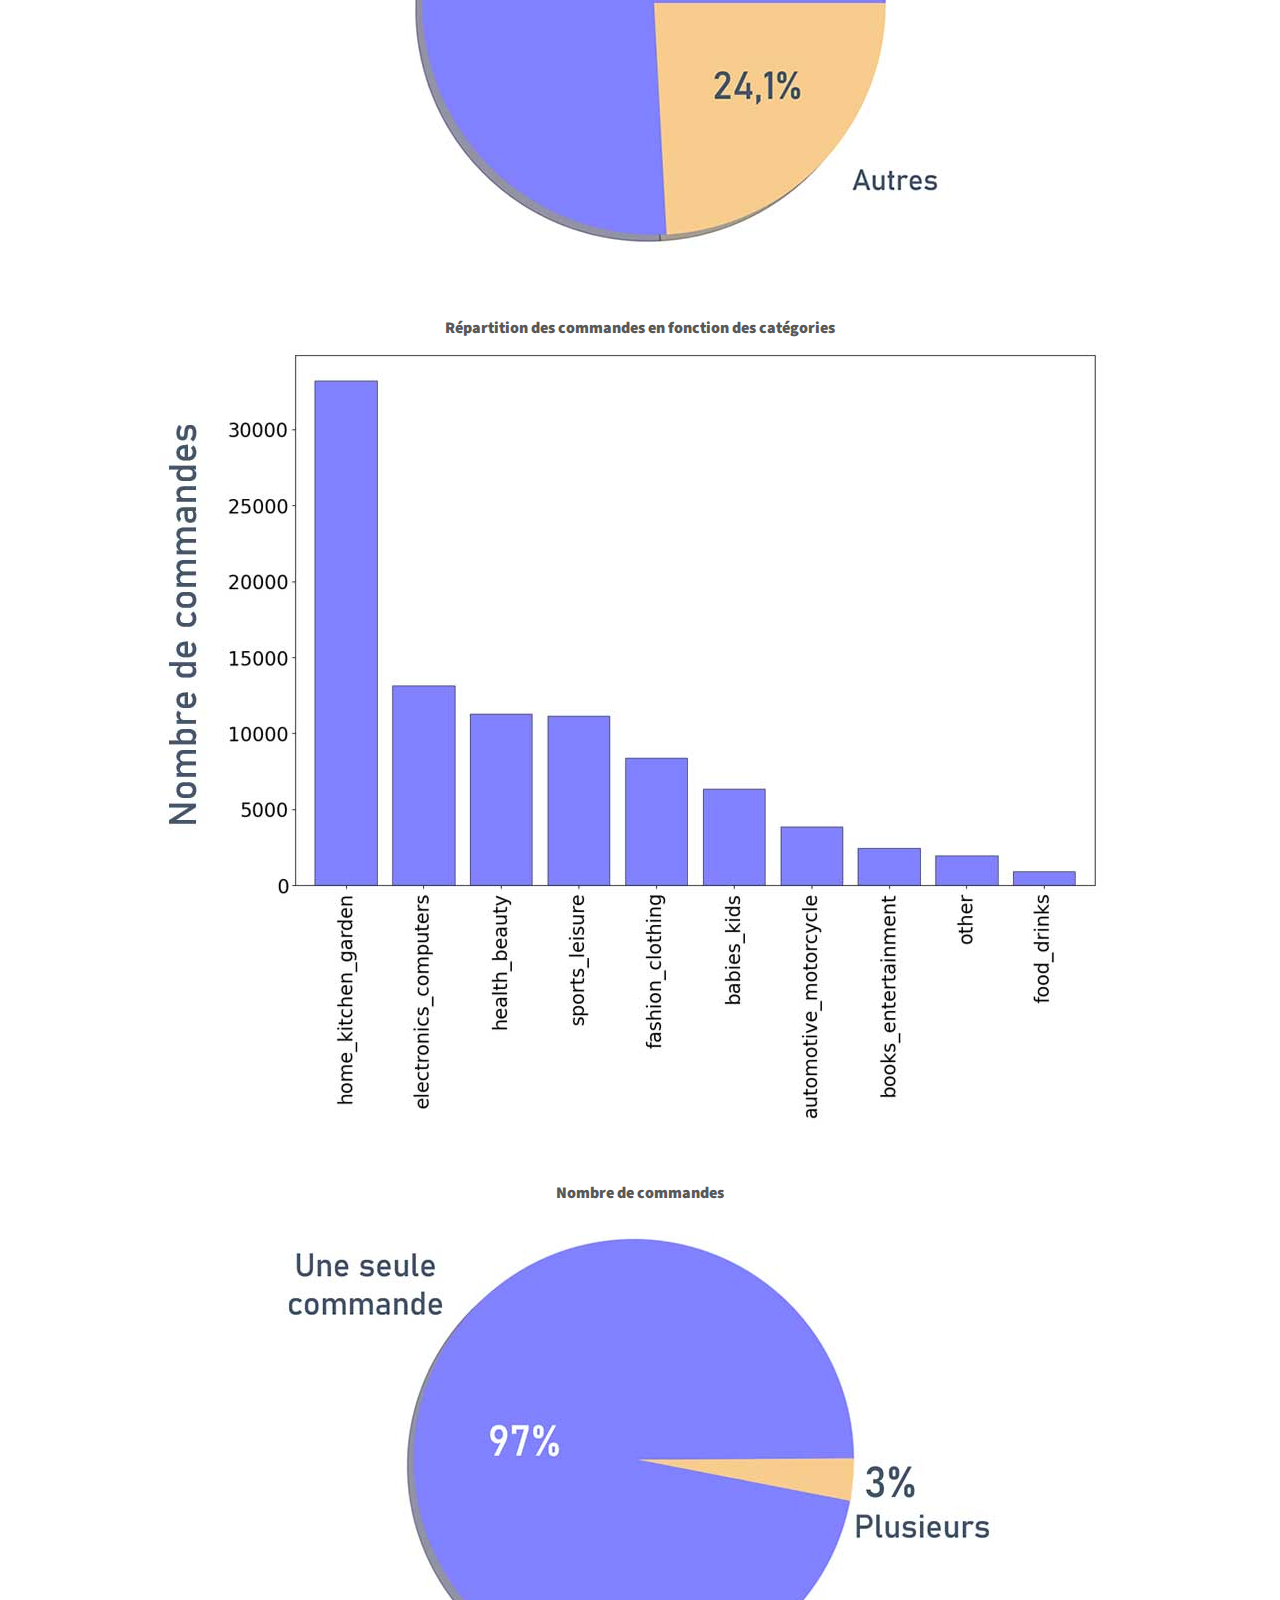
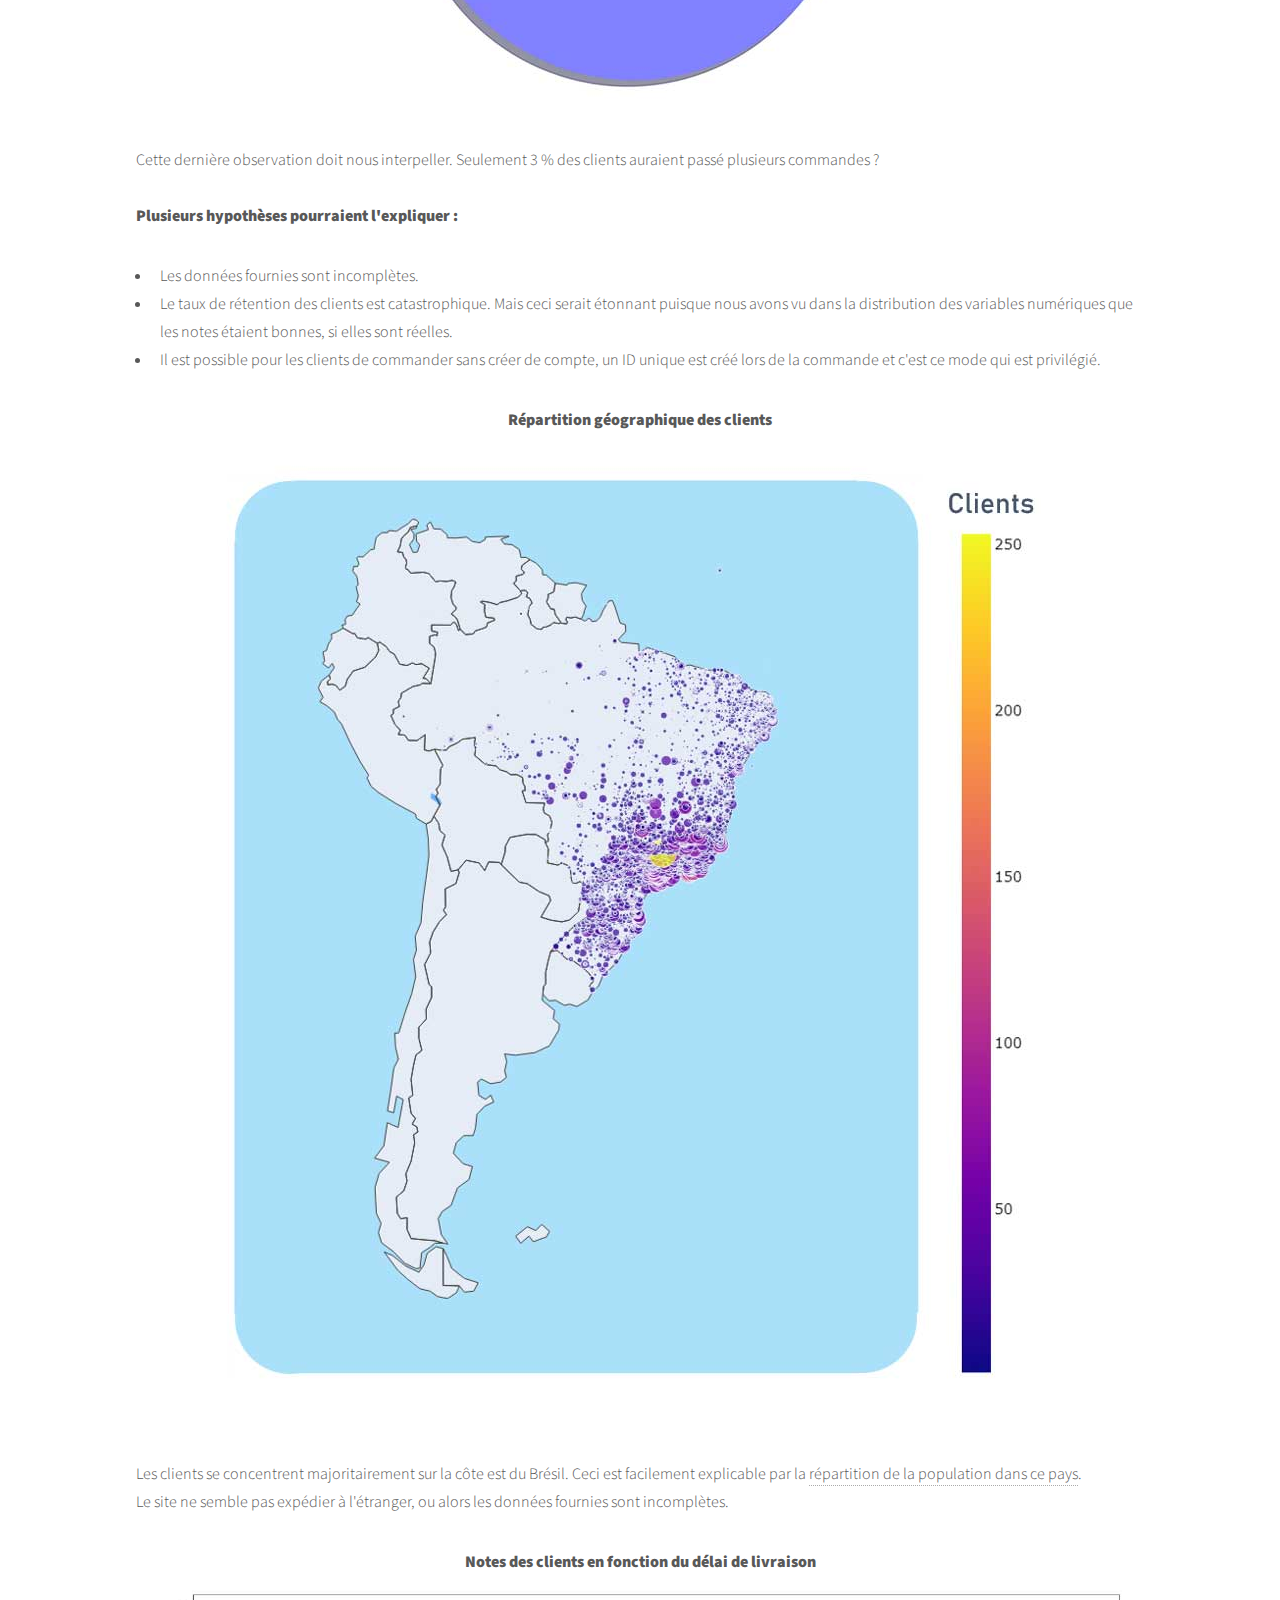
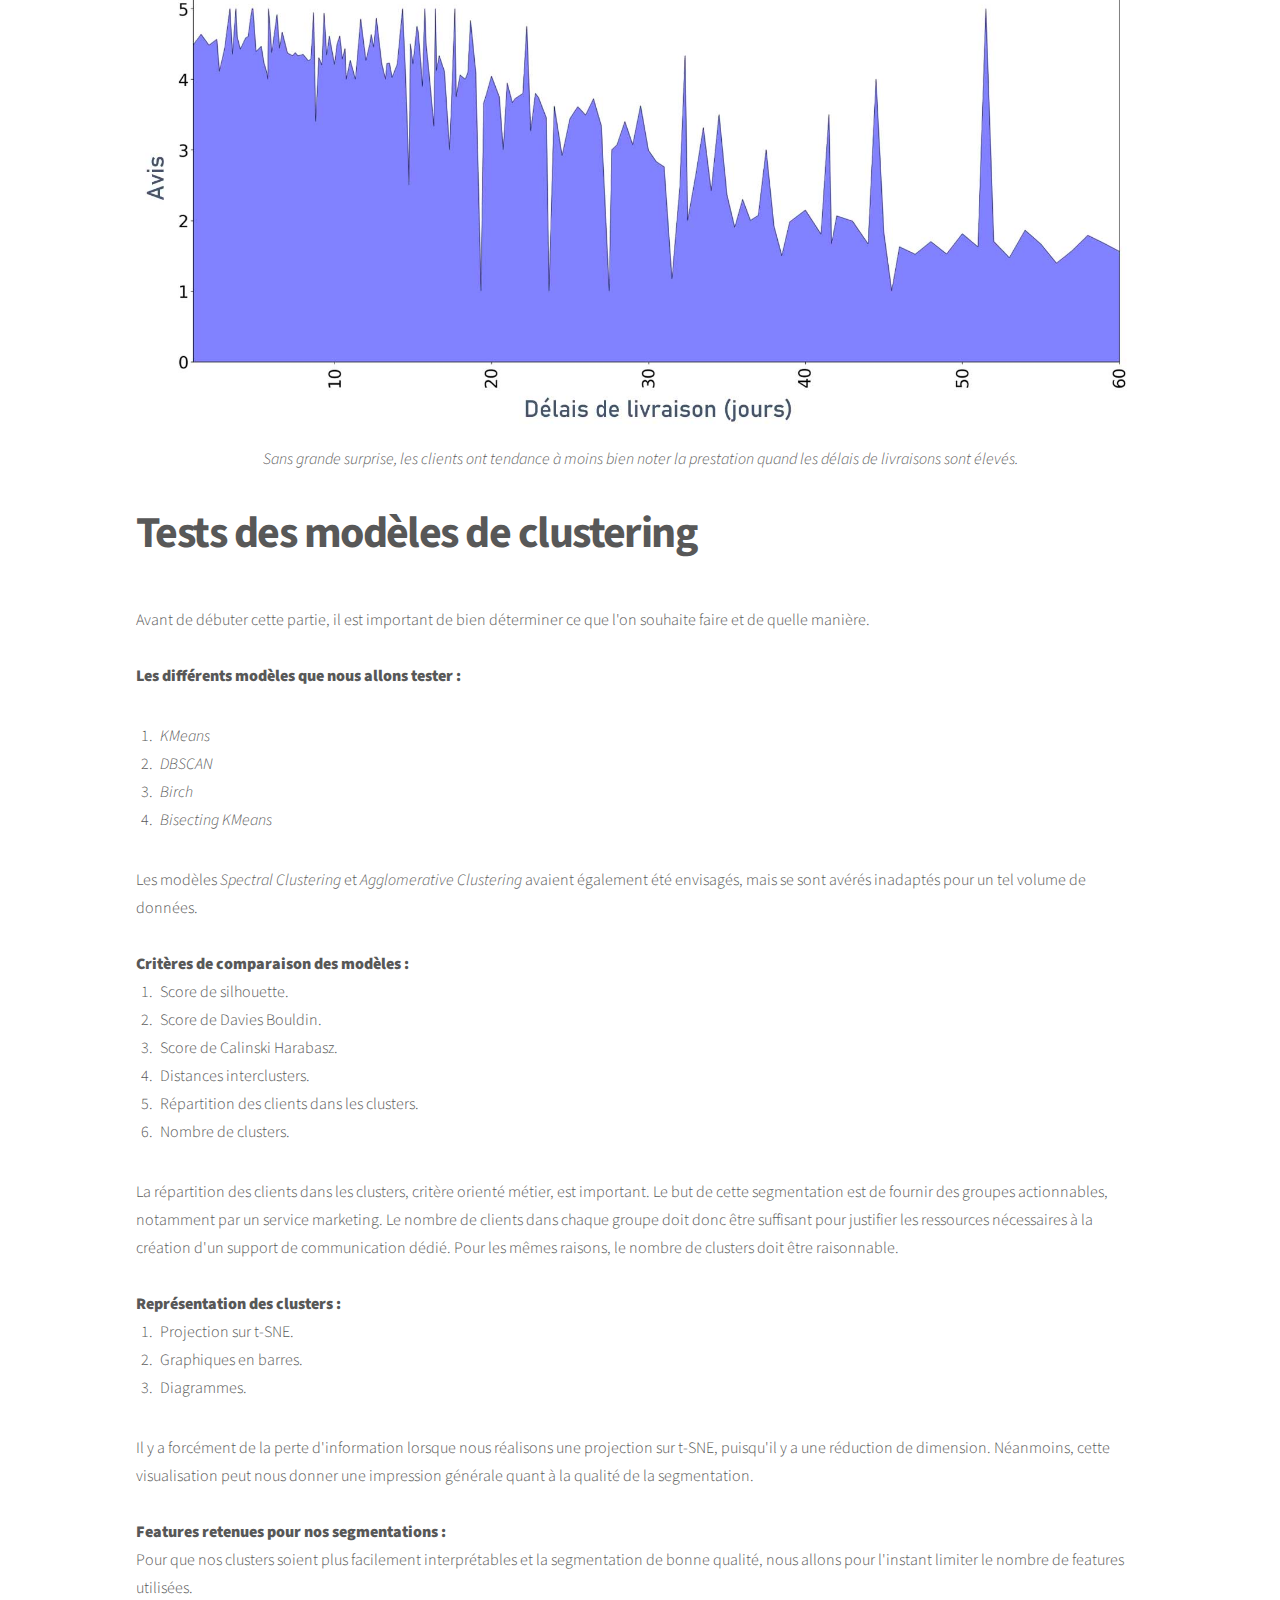
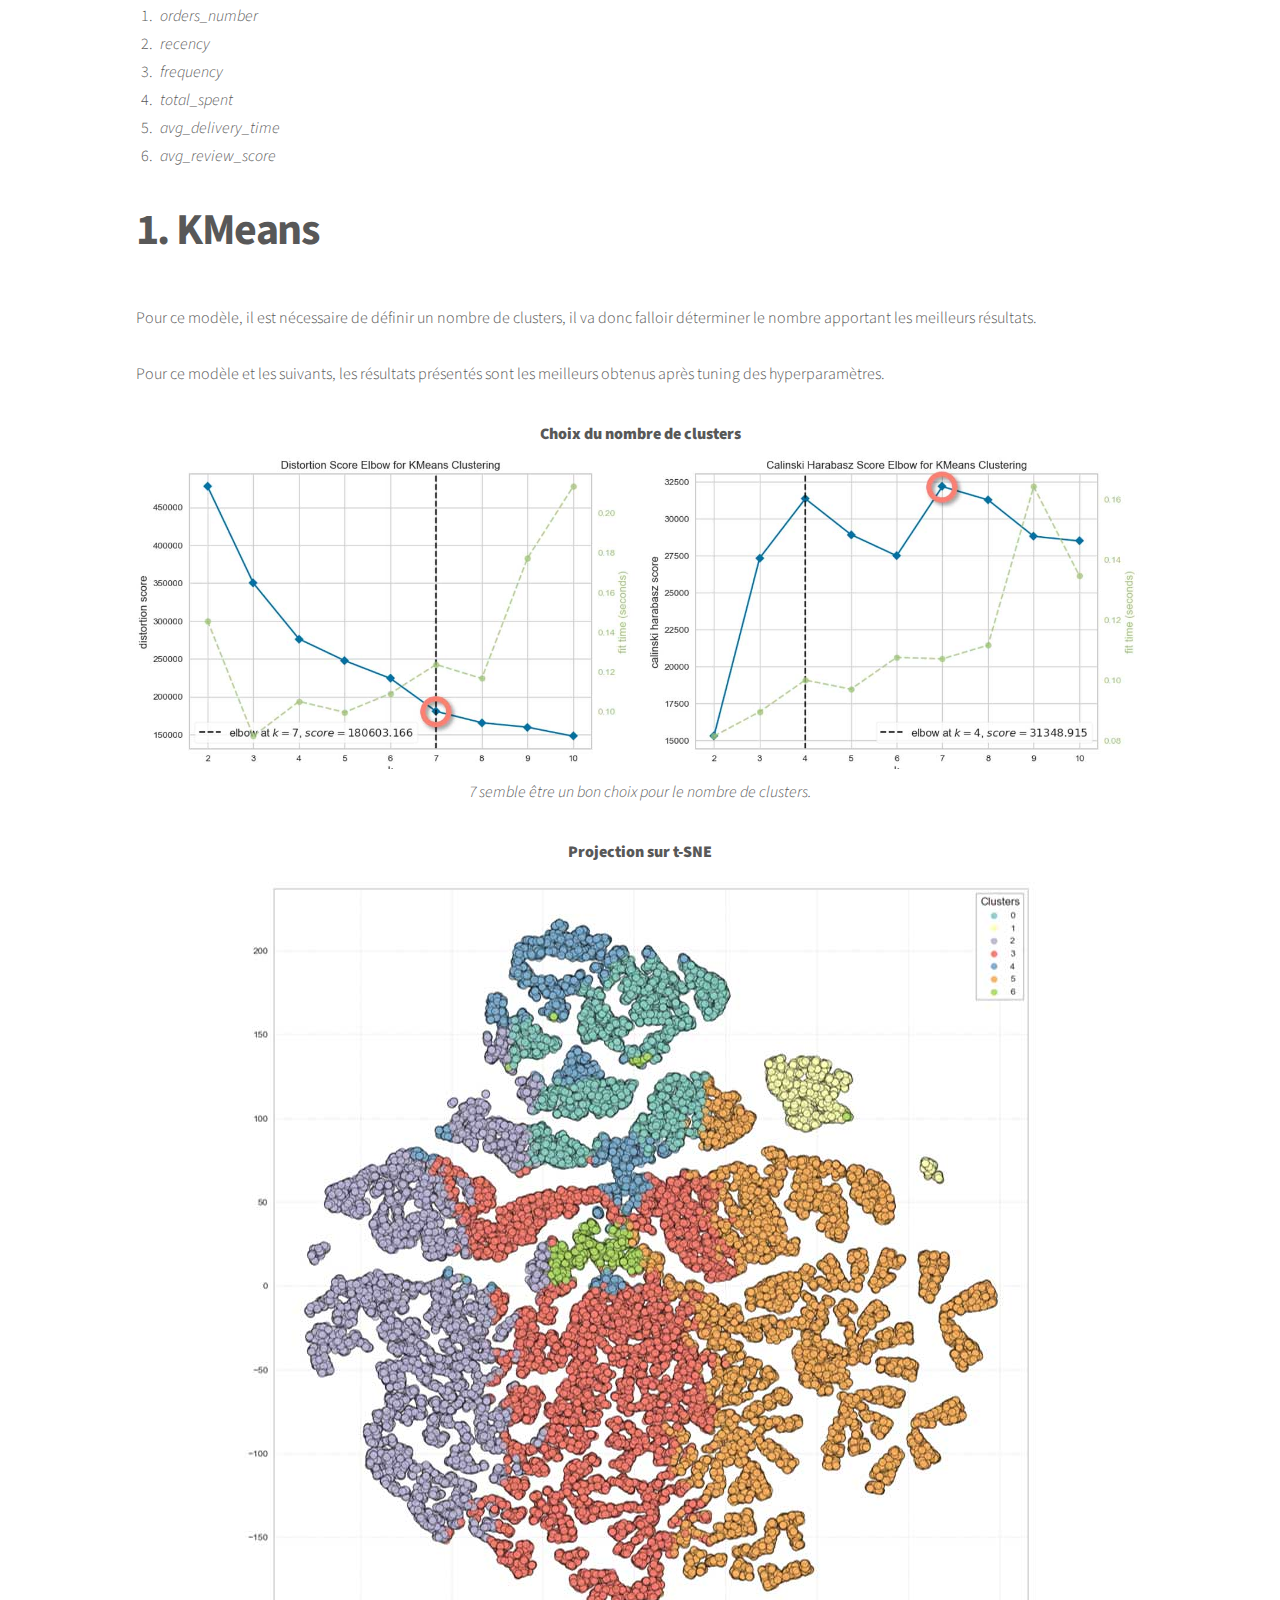
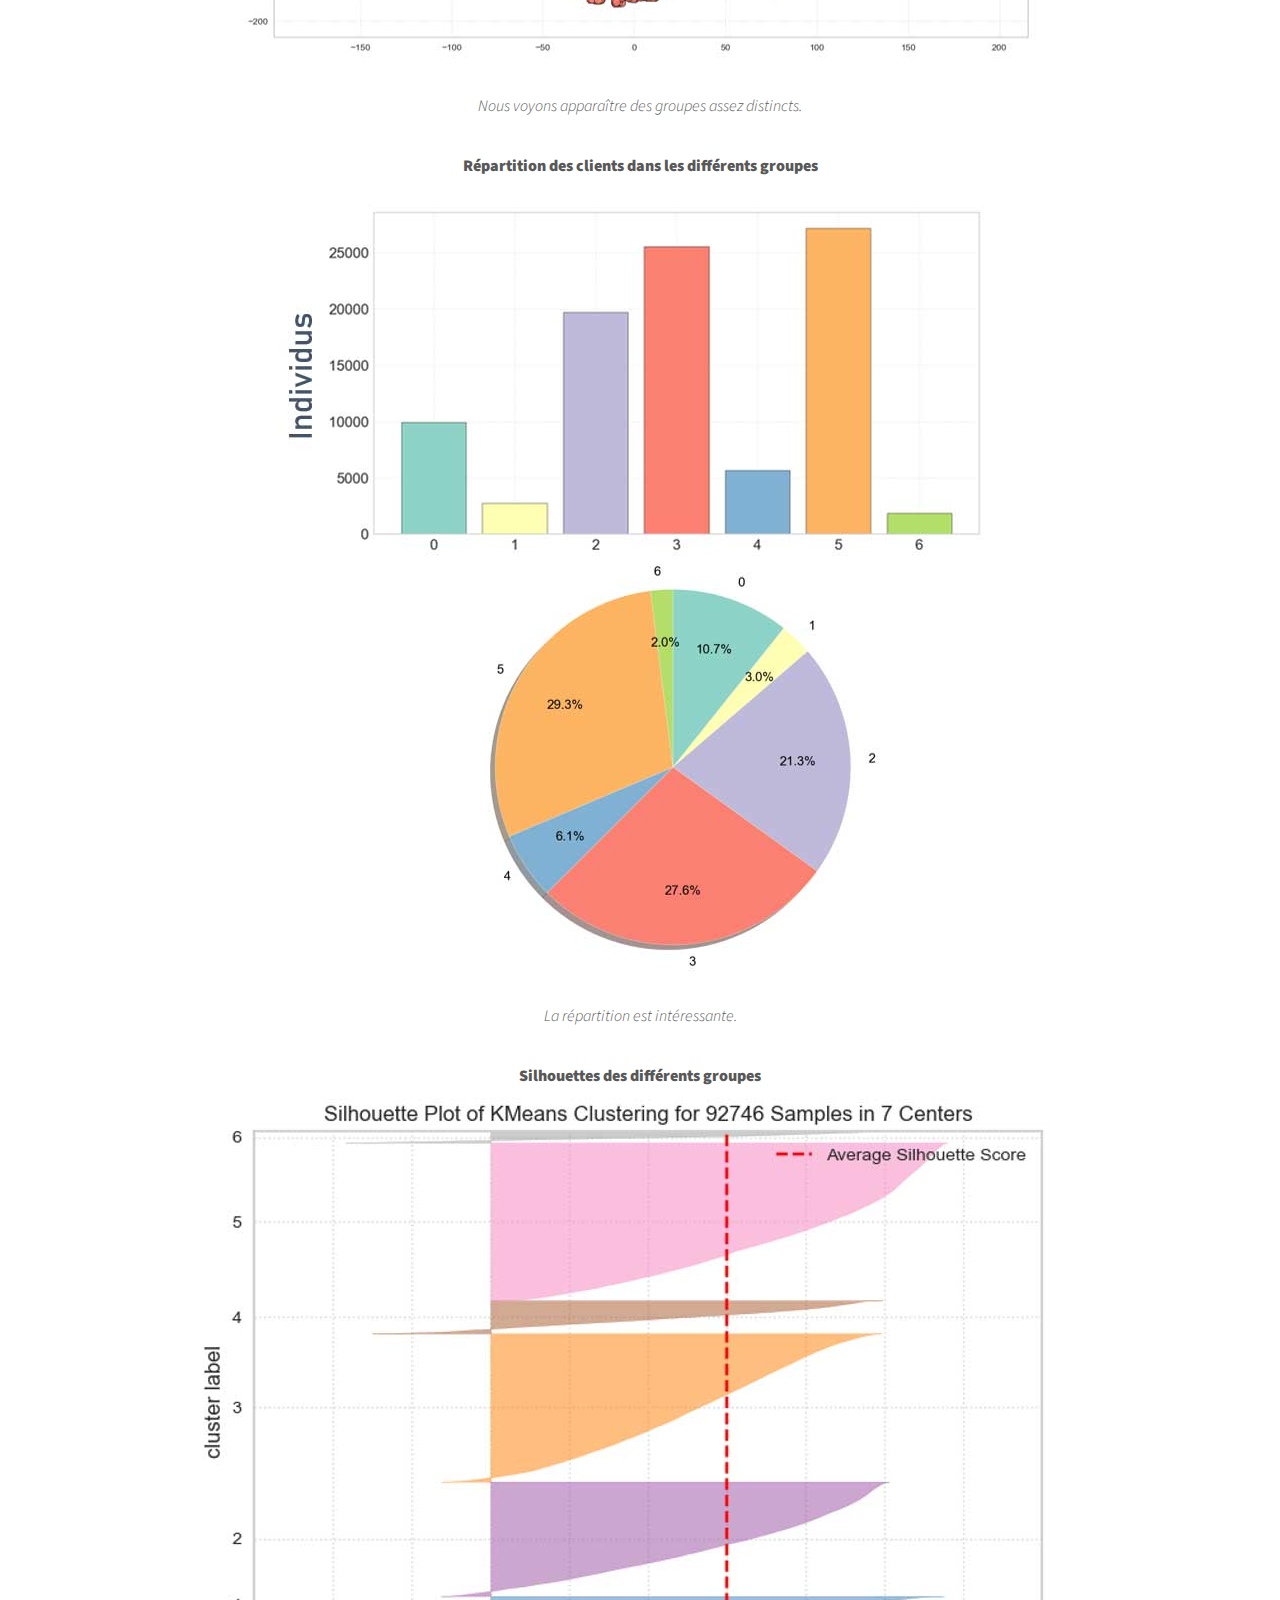
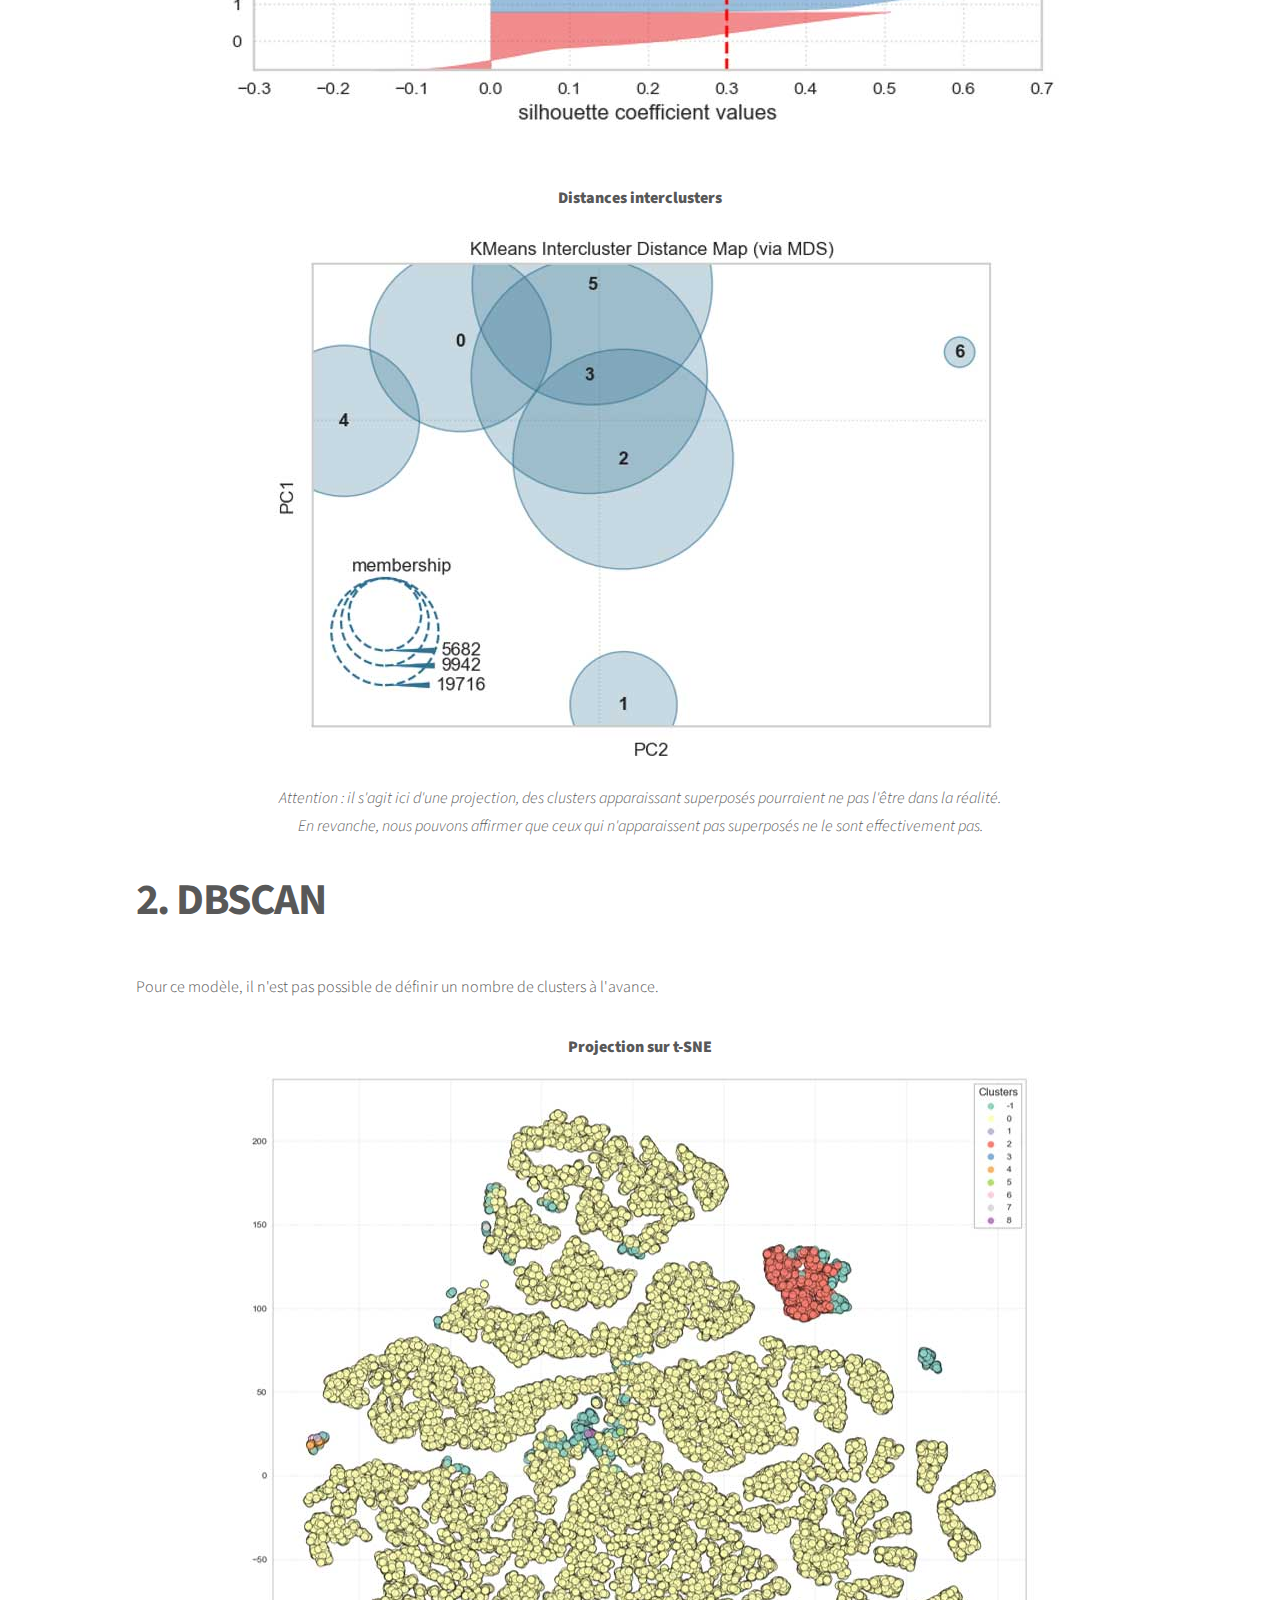
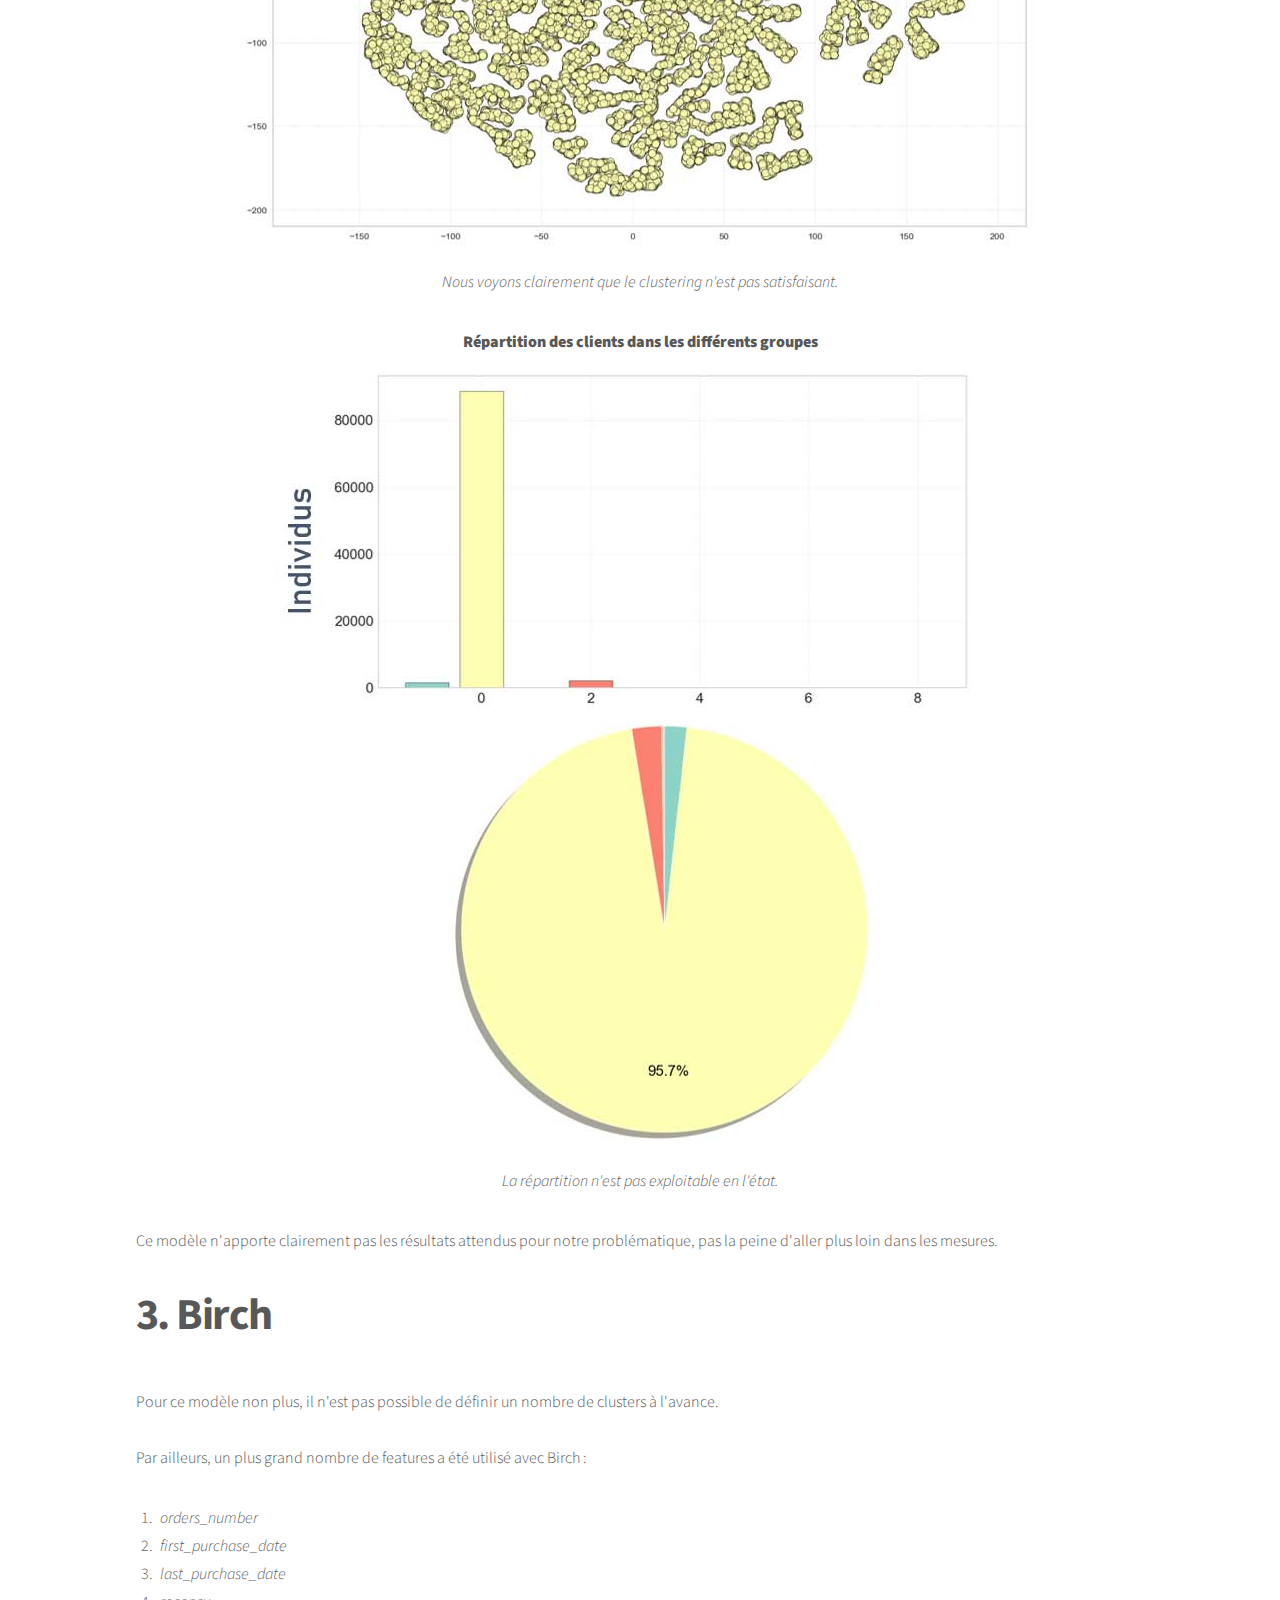
<file: 03-segmenter-des-clients.html>
<!DOCTYPE HTML>
<!--
	Phantom by HTML5 UP
	html5up.net | @ajlkn
	Free for personal and commercial use under the CCA 3.0 license (html5up.net/license)
-->
<html>
	<head>
		<title>Segmenter des clients</title>
		<meta charset="utf-8" />
		<meta name="viewport" content="width=device-width, initial-scale=1, user-scalable=no" />
		<link rel="stylesheet" href="assets/css/main.css" />
		<noscript><link rel="stylesheet" href="assets/css/noscript.css" /></noscript>
		<link rel="icon" href="images/ai-icon.ico" type="image/x-icon">
	</head>
	<body class="is-preload">
		<!-- Wrapper -->
			<div id="wrapper">

				<!-- Header -->
					<header id="header">
						<div class="inner">

							<!-- Logo -->
							<a href="index.html" class="logo">
								<span class="symbol"><img src="images/home.png" alt="" /></span><span class="title">Accueil</span>
							</a>

							<!-- Nav -->
								<nav>
									<ul>
										<li><a href="#menu">Menu</a></li>
									</ul>
								</nav>

						</div>
					</header>

				<!-- Menu -->
				<nav id="menu">
					<h2><a href="index.html">Accueil</a></h2>
					<h2><a href="00-cv.html">Mon CV</a></h2>
					<hr style="height: 1px; background-color: white;">
					<h2>Projets</h2>
					<ul>	
						<li><a href="01-preparer-des-donnees.html">Pr&eacute;parer des donn&eacute;es et mener une analyse exploratoire</a></li>
						<li><a href="02-anticiper-la-consommation.html">Pr&eacute;dire la consommation et les &eacute;missions de b&acirc;timents</a></li>
						<li><a href="03-segmenter-des-clients.html">Segmenter les clients d'un site e-commerce</a></li>
						<li><a href="04-suggestion-mots-cles.html">Suggestion automatique de mots-cl&eacute;s</a></li>
						<li><a href="05-classer-des-images.html">Identifier des races de chiens sur des photos avec TensorFlow</a></li>
						<li><a href="06-extraction-mots-cles.html">Nouvelles méthodes d'extraction de mots-cl&eacute;s</a></li>
						<li><a href="07-traitement-aws-spark.html">Extraction de features sur des donn&eacute;es massives avec Spark</a></li>
						<li><a href="08-cadrage-ia.html">R&eacute;aliser le cadrage d'un projet IA</a></li>
					</ul>
			</nav>

				<!-- Main -->
					<div id="main">
						<div class="inner">
							<span class="image main"><img src="images/03-segmenter-des-clients/03-segmenter-des-clients-titre.png" alt="Segmenter les clients d'un site e-commerce" /></span>
							
							<h1>Introduction</h1>

							<p>
								Ce projet est bas&eacute; sur le dataset <a href="https://www.kaggle.com/datasets/olistbr/brazilian-ecommerce" target="_blank"><i>Brazilian E-Commerce Public Dataset by Olist</i></a>.
								Il s'agit en r&eacute;alit&eacute; d'un ensemble de datasets contenant les donn&eacute;es sur les commandes pass&eacute;es aupr&egrave;s de la boutique en ligne Br&eacute;silienne Olist.
								Les datasets contiennent des informations sur environ 100 000 commandes effectu&eacute;es de 2016 &agrave; 2018 sur plusieurs places de march&eacute; au Br&eacute;sil.
								Plusieurs dimensions sont repr&eacute;sent&eacute;es : &eacute;tat de la commande, prix, paiement, performances de livraison &agrave; l'emplacement du client, attributs du produit et avis r&eacute;dig&eacute;s par les clients.
								Il y a aussi un dataset g&eacute;olocalisation qui relie les codes postaux Br&eacute;siliens aux coordonn&eacute;es GPS.
								<br><br>
								<b>Les objectifs du projet sont les suivants : </b>
								<ul>
									<li>Proc&eacute;der &agrave; une segmentation des clients.</li>
									<li>Comprendre les types d'utilisateurs des diff&eacute;rents groupes.</li>
									<li>Fournir une description actionnable pour ces groupes.</li>
									<li>&Eacute;valuer la stabilit&eacute; dans le temps pour d&eacute;terminer les d&eacute;lais de maintenance.</li>
								</ul>
							


							</p>

							<p>
								<b>Les &eacute;tapes suivantes seront r&eacute;alis&eacute;es : </b>
								<ul>
									<li>Pr&eacute;paration des donn&eacute;es.</li>
									<li>Analyse exploratoire.</li>
									<li>Tests de diff&eacute;rents mod&egrave;les de clustering.</li>
									<li>Mesure de la stabilit&eacute; dans le temps.</li>
								</ul>
							</p>


							<p>
								<blockquote>
									<img src="images/info.png" width="35" height="35"/>
									<span><b>Retrouvez tout le code de ce projet sur <a href="https://github.com/BiGHeaDMaX/Segmenter-les-clients-site-e-commerce" target="_blank">mon GitHub</a></b></span>
								</blockquote>
							</p>

							<h1>Pr&eacute;paration des donn&eacute;es.</h1>

							<p>
								Comme &eacute;voqu&eacute; en introduction, nous avons &agrave; notre disposition un ensemble de dataset sous forme de fichiers CSV.
								Il va falloir assembler tous ces &eacute;l&eacute;ments avec les jointures appropri&eacute;es afin de pouvoir r&eacute;aliser la suite de notre travail.
							</p>

							<p align="center">
								<b>Relations entre les diff&eacute;rents datasets</b><br><br>
									<img src="images/03-segmenter-des-clients/04-structure.jpg" alt="" style="max-width: 100%; height: auto;" />	
							</p>

							<p>
								Maintenant que nos donn&eacute;es sont assembl&eacute;es dans un unique dataset, nous allons proc&eacute;der &agrave; une &eacute;tape de feature engineering.
								
								<li><b>Cr&eacute;ation de variables : </b></li>
								&mdash;&nbsp;&nbsp;customer_seller_distance<br>
								&mdash;&nbsp;&nbsp;shipping_fees_proportion<br>
								&mdash;&nbsp;&nbsp;avg_spent<br>
								&mdash;&nbsp;&nbsp;recency<br>
								&mdash;&nbsp;&nbsp;frequency<br>
								<br>
								<li><b>Simplification de variables : </b></li>
								&mdash;&nbsp;&nbsp;preferred_payment_type : 4 modalit&eacute;s &rarr; 2 modalit&eacute;s<br>
								&mdash;&nbsp;&nbsp;preferred_category : 72 modalit&eacute;s &rarr; 10 modalit&eacute;s<br>


							</p>

							<h1>Exploration des donn&eacute;es</h1>

							<p align="center">
							<b>Matrice de corr&eacute;lation</b><br>
								<img src="images/03-segmenter-des-clients/05-mat-corr.jpg" alt="" style="max-width: 100%; height: auto;" />
								<br><i>Nous constatons des corr&eacute;lations et anti-corr&eacute;lations entre certaines variables num&eacute;riques.</i>
							</p>

							<p align="center">
								<b>Distributions des variables num&eacute;riques</b><br>
									<img src="images/03-segmenter-des-clients/06-distributions.jpg" alt="" style="max-width: 100%; height: auto;" />
									<br><i>Nous constatons en bas &agrave; droite que les notes donn&eacute;es par les clients sont globalement tr&egrave;s bonnes.</i>
							</p>

							<p align="center">
								<b>R&eacute;partition des modes de paiement</b><br>
									<img src="images/03-segmenter-des-clients/07-modes-paiement.jpg" alt="" style="max-width: 100%; height: auto;" />
							</p>

							<p align="center">
								<b>R&eacute;partition des commandes en fonction des cat&eacute;gories</b><br>
									<img src="images/03-segmenter-des-clients/08-categories.jpg" alt="" style="max-width: 100%; height: auto;" />
							</p>

							<p align="center">
								<b>Nombre de commandes</b><br><br>
									<img src="images/03-segmenter-des-clients/09-nb-commandes.jpg" alt="" style="max-width: 100%; height: auto;" />
							</p>

							<p>
								Cette derni&egrave;re observation doit nous interpeller. Seulement 3 % des clients auraient pass&eacute; plusieurs commandes ?
								<br><br>
								<b>Plusieurs hypoth&egrave;ses pourraient l'expliquer : </b>
								<ul>
									<li>Les donn&eacute;es fournies sont incompl&egrave;tes.</li>
									<li>Le taux de r&eacute;tention des clients est catastrophique. Mais ceci serait &eacute;tonnant puisque nous avons vu dans la distribution des variables num&eacute;riques que les notes &eacute;taient bonnes, si elles sont r&eacute;elles.</li>
									<li>Il est possible pour les clients de commander sans cr&eacute;er de compte, un ID unique est cr&eacute;&eacute; lors de la commande et c'est ce mode qui est privil&eacute;gi&eacute;.</li>
								</ul>
							</p>

							<p align="center">
								<b>R&eacute;partition g&eacute;ographique des clients</b><br>
									<img src="images/03-segmenter-des-clients/10-repartition.jpg" alt="" style="max-width: 100%; height: auto;" />
							</p>

							<p>
								Les clients se concentrent majoritairement sur la c&ocirc;te est du Br&eacute;sil.
								Ceci est facilement explicable par la <a href="https://fr.wikipedia.org/wiki/D%C3%A9mographie_du_Br%C3%A9sil#/media/Fichier:ARCHELLA_E_THERY_Img_05.png" target="_blank">r&eacute;partition de la population dans ce pays</a>.<br>
								Le site ne semble pas exp&eacute;dier &agrave; l'&eacute;tranger, ou alors les donn&eacute;es fournies sont incompl&egrave;tes.
							</p>

							<p align="center">
								<b>Notes des clients en fonction du d&eacute;lai de livraison</b><br>
									<img src="images/03-segmenter-des-clients/11-avis-delais.jpg" alt="" style="max-width: 100%; height: auto;" />
									<br><i>Sans grande surprise, les clients ont tendance &agrave; moins bien noter la prestation quand les d&eacute;lais de livraisons sont &eacute;lev&eacute;s.</i>
							</p>

							<h1>Tests des mod&egrave;les de clustering</h1>

							<p>
								Avant de d&eacute;buter cette partie, il est important de bien d&eacute;terminer ce que l'on souhaite faire et de quelle mani&egrave;re.
								<br><br>
								<b>Les diff&eacute;rents mod&egrave;les que nous allons tester : </b>
								<ol>
									<li><i>KMeans</i></li>
									<li><i>DBSCAN</i></li>
									<li><i>Birch</i></li>
									<li><i>Bisecting KMeans</i></li>
								</ol>

							 Les mod&egrave;les <i>Spectral Clustering</i> et <i>Agglomerative Clustering</i> avaient &eacute;galement &eacute;t&eacute; envisag&eacute;s, mais se sont av&eacute;r&eacute;s inadapt&eacute;s pour un tel volume de donn&eacute;es.
							 <br>
							 <br>
							 <b>Crit&egrave;res de comparaison des mod&egrave;les : </b>
							 <ol>
								 <li>Score de silhouette.</li>
								 <li>Score de Davies Bouldin.</li>
								 <li>Score de Calinski Harabasz.</li>
								 <li>Distances interclusters.</li>
								 <li>R&eacute;partition des clients dans les clusters.</li>
								 <li>Nombre de clusters.</li>
							 </ol>

							 La r&eacute;partition des clients dans les clusters, crit&egrave;re orient&eacute; m&eacute;tier, est important. Le but de cette segmentation est de fournir des groupes actionnables, notamment par un service marketing.
							 Le nombre de clients dans chaque groupe doit donc &ecirc;tre suffisant pour justifier les ressources n&eacute;cessaires &agrave; la cr&eacute;ation d'un support de communication d&eacute;di&eacute;.
							 Pour les m&ecirc;mes raisons, le nombre de clusters doit &ecirc;tre raisonnable.
							 <br>
							 <br>
							 <b>Repr&eacute;sentation des clusters : </b>
							 <ol>
								 <li>Projection sur t-SNE.</li>
								 <li>Graphiques en barres.</li>
								 <li>Diagrammes.</li>
							 </ol>

							 Il y a forc&eacute;ment de la perte d'information lorsque nous r&eacute;alisons une projection sur t-SNE, puisqu'il y a une r&eacute;duction de dimension.
							 N&eacute;anmoins, cette visualisation peut nous donner une impression g&eacute;n&eacute;rale quant &agrave; la qualit&eacute; de la segmentation.
							 <br>
							 <br>
							 <b>Features retenues pour nos segmentations : </b><br>
							 Pour que nos clusters soient plus facilement interpr&eacute;tables et la segmentation de bonne qualit&eacute;, nous allons pour l'instant limiter le nombre de features utilis&eacute;es.
							 <ol>
								<li><i>orders_number</i></li>
								<li><i>recency</i></li>
								<li><i>frequency</i></li>
								<li><i>total_spent</i></li>
								<li><i>avg_delivery_time</i></li>
								<li><i>avg_review_score</i></li>
							 </ol>

							</p>

							<h1>1. KMeans</h1>

							<p>
							Pour ce mod&egrave;le, il est n&eacute;cessaire de d&eacute;finir un nombre de clusters, il va donc falloir d&eacute;terminer le nombre apportant les meilleurs r&eacute;sultats.
							<br><br>
							Pour ce mod&egrave;le et les suivants, les r&eacute;sultats pr&eacute;sent&eacute;s sont les meilleurs obtenus apr&egrave;s tuning des hyperparam&egrave;tres.
							</p>

							<p align="center">
								<b>Choix du nombre de clusters</b><br>
									<img src="images/03-segmenter-des-clients/12-kmeans-nb-clusters.jpg" alt="" style="max-width: 100%; height: auto;" />
									<br><i>7 semble &ecirc;tre un bon choix pour le nombre de clusters.</i>
							</p>
							<p align="center">
								<b>Projection sur t-SNE</b><br>
									<img src="images/03-segmenter-des-clients/13-kmeans-tsne.jpg" alt="" style="max-width: 100%; height: auto;" />
									<br><i>Nous voyons appara&icirc;tre des groupes assez distincts.</i>
							</p>
							<p align="center">
								<b>R&eacute;partition des clients dans les diff&eacute;rents groupes</b><br>
									<img src="images/03-segmenter-des-clients/14-kmeans-repartition.jpg" alt="" style="max-width: 100%; height: auto;" />
									<br><i>La r&eacute;partition est int&eacute;ressante.</i>
							</p>
							<p align="center">
								<b>Silhouettes des diff&eacute;rents groupes</b><br>
									<img src="images/03-segmenter-des-clients/15-kmeans-silhoutette.jpg" alt="" style="max-width: 100%; height: auto;" />
							</p>
							<p align="center">
								<b>Distances interclusters</b><br>
									<img src="images/03-segmenter-des-clients/16-kmeans-distance.jpg" alt="" style="max-width: 100%; height: auto;" />
									<br><i>Attention : il s'agit ici d'une projection, des clusters apparaissant superpos&eacute;s pourraient ne pas l'&ecirc;tre dans la r&eacute;alit&eacute;.
										<br>En revanche, nous pouvons affirmer que ceux qui n'apparaissent pas superpos&eacute;s ne le sont effectivement pas.</i>
							</p>

							<h1>2. DBSCAN</h1>

							<p>
								Pour ce mod&egrave;le, il n'est pas possible de d&eacute;finir un nombre de clusters &agrave; l'avance.
							</p>
							<p align="center">
								<b>Projection sur t-SNE</b><br>
									<img src="images/03-segmenter-des-clients/17-dbscan-tsne.jpg" alt="" style="max-width: 100%; height: auto;" />
									<br><i>Nous voyons clairement que le clustering n'est pas satisfaisant.</i>
							</p>
							<p align="center">
								<b>R&eacute;partition des clients dans les diff&eacute;rents groupes</b><br>
									<img src="images/03-segmenter-des-clients/18-dbscan-repartition.jpg" alt="" style="max-width: 100%; height: auto;" />
									<br><i>La r&eacute;partition n'est pas exploitable en l'&eacute;tat.</i>
							</p>
							<p>
								Ce mod&egrave;le n'apporte clairement pas les r&eacute;sultats attendus pour notre probl&eacute;matique, pas la peine d'aller plus loin dans les mesures.
							</p>

							<h1>3. Birch</h1>

							<p>
							Pour ce mod&egrave;le non plus, il n'est pas possible de d&eacute;finir un nombre de clusters &agrave; l'avance.
							<br>
							<br>
							Par ailleurs, un plus grand nombre de features a &eacute;t&eacute; utilis&eacute; avec Birch :
							<ol>
								<li><i>orders_number</i></li>
								<li><i>first_purchase_date</i></li>
								<li><i>last_purchase_date</i></li>
								<li><i>recency</i></li>
								<li><i>frequency</i></li>
								<li><i>avg_spent</i></li>
								<li><i>total_spent</i></li>
								<li><i>preferred_payment_type</i></li>
								<li><i>avg_payment_installments</i></li>
								<li><i>avg_customer_seller_distance_km</i></li>
								<li><i>avg_delivery_time</i></li>
								<li><i>avg_review_score</i></li>
							 </ol>

							 Une ACP a ensuite &eacute;t&eacute; r&eacute;alis&eacute;e, pour ne garder que 8 composantes.
							</p>
							<p align="center">
								<b>Projection sur t-SNE</b><br>
									<img src="images/03-segmenter-des-clients/19-birch-tsne.jpg" alt="" style="max-width: 100%; height: auto;" />
									<br><i>La segmentation appara&icirc;t moins nette qu'avec KMEANS.</i>
							</p>
							<p align="center">
								<b>R&eacute;partition des clients dans les diff&eacute;rents groupes</b><br>
									<img src="images/03-segmenter-des-clients/20-birch-repartition.jpg" alt="" style="max-width: 100%; height: auto;" />
									<br><i>La r&eacute;partition est moins int&eacute;ressante qu'avec KMEANS.</i>
							</p>

							<h1>4. Bisecting KMeans</h1>
							<p>
								Pour ce mod&egrave;le, une variante de KMEANS, il est aussi n&eacute;cessaire de d&eacute;finir un nombre de clusters, il va donc falloir d&eacute;terminer le nombre apportant les meilleurs r&eacute;sultats.
							</p>
							<p align="center">
								<b>Choix du nombre de clusters</b><br>
									<img src="images/03-segmenter-des-clients/21-bkmeans-nb-clusters.jpg" alt="" style="max-width: 100%; height: auto;" />
									<br><i>5 semble &ecirc;tre un bon choix pour le nombre de clusters.</i>
							</p>
							<p align="center">
								<b>Projection sur t-SNE</b><br>
									<img src="images/03-segmenter-des-clients/22-bkmeans-tsne.jpg" alt="" style="max-width: 100%; height: auto;" />
									<br><i>Nous voyons appara&icirc;tre des groupes bien distincts.</i>
							</p>
							<p align="center">
								<b>R&eacute;partition des clients dans les diff&eacute;rents groupes</b><br>
									<img src="images/03-segmenter-des-clients/23-bkmeans-repartition.jpg" alt="" style="max-width: 100%; height: auto;" />
									<br><i>La r&eacute;partition est int&eacute;ressante.</i>
							</p>
							<p align="center">
								<b>Silhouettes des diff&eacute;rents groupes</b><br>
									<img src="images/03-segmenter-des-clients/24-bkmeans-silhouette.jpg" alt="" style="max-width: 100%; height: auto;" />
							</p>
							<p align="center">
								<b>Distances interclusters</b><br>
									<img src="images/03-segmenter-des-clients/25-bkmeans-distance.jpg" alt="" style="max-width: 100%; height: auto;" />
									<br><i>Il semble y avoir moins de superpositions qu'avec KMEANS.<br>
										Pour rappel, il s'agit d'une projection sur deux composantes.
									</i>
							</p>

							<h1>Choix du mod&egrave;le</h1>

							<p align="center">
								<b>Bilan des m&eacute;triques classiques</b><br>
									<img src="images/03-segmenter-des-clients/26-bilan-metriques.jpg" alt="" style="max-width: 100%; height: auto;" />
									<br><i>Bisecting KMeans a les meilleurs r&eacute;sultats sur les scores de silhouette et de Davies Bouldin, le deuxi&egrave;me meilleur pour celui de Calinski Harabasz.</i>
							</p>
							<p>
								Compte tenu des r&eacute;sultats r&eacute;capitul&eacute;s dans ce tableau, ainsi que nos autres crit&egrave;res que sont les <i>distances interclusters</i>
								et les crit&egrave;res m&eacute;tier <i>r&eacute;partition des clients</i> et <i>nombre de clusters</i>, le mod&egrave;le que je retiens est <b><i>Bisecting KMeans</i></b>.

							</p>

							<h1>Stabilit&eacute; &agrave; l'initialisation</h1>

							<p>
								Les r&eacute;sultats obtenus avec <i>Bisecting KMeans</i> sont-ils stables lors de diff&eacute;rentes ex&eacute;cutions du mod&egrave;le ?
								Pour l'&eacute;valuer, un premier run sera r&eacute;alis&eacute; en fixant le <i>Random State</i>, puis de multiples runs seront lanc&eacute;s sans fixer ce param&egrave;tre.
								Ensuite, la similarit&eacute; entre les clusters obtenus lors du run initial et les runs suivants sera d&eacute;termin&eacute;e avec le score ARI (Adjusted Rand Index).
							</p>
							<p align="center">
								<b>Proc&eacute;dure d'&eacute;valuation de la stabilit&eacute;</b><br>
									<img src="images/03-segmenter-des-clients/27-bkmeans-stabilite.jpg" alt="" style="max-width: 100%; height: auto;" />
									<br><i>Seuls les r&eacute;sultats des 10 premi&egrave;res it&eacute;rations sont pr&eacute;sent&eacute;es ici.</i>
							</p>
							<p>
								Nous constatons que <b>la stabilit&eacute; &agrave; l'initialisation est bonne</b>, puisque le score ARI ne descend pas en dessous de 0,8.
							</p>

							<h1>Interpr&eacute;tations et recommandations</h1>

							<p>
								Observons les valeurs de nos variables en fonction des groupes de clients obtenus.
							</p>
							<p align="center">
									<img src="images/03-segmenter-des-clients/28-bkmeans-var-1.jpg" alt="" style="max-width: 100%; height: auto;" />
									<img src="images/03-segmenter-des-clients/29-bkmeans-var-2.jpg" alt="" style="max-width: 100%; height: auto;" />
									<br><i>Seuls les r&eacute;sultats des 10 premi&egrave;res it&eacute;rations sont pr&eacute;sent&eacute;es ici.</i>
							</p>
							<p>
								Ces r&eacute;sultats nous permettent de comprendre les types d'utilisateurs des diff&eacute;rents groupes et de proposer des recommandations d'actions appropri&eacute;es.
							</p>
							<p align="center">
								<b>Type de clients et recommandations</b><br>
									<img src="images/03-segmenter-des-clients/30-bkmeans-reco.jpg" alt="" style="max-width: 100%; height: auto;" />
							</p>

							<h1>Fr&eacute;quence de mise &agrave; jour</h1>

							<p>
								Pour &eacute;valuer &agrave; quelle fr&eacute;quence il faut mettre &agrave; jour le mod&egrave;le, un premier clustering va &ecirc;tre r&eacute;alis&eacute; sur une portion de notre dataset qui correspondra &agrave; une p&eacute;riode initiale.
								Nous pouvons faire ceci, puisque nous disposons des dates des commandes.
								<br><br>
								Puis, nous r&eacute;aliserons ensuite des clustering successifs en ajoutant &agrave; chaque fois une tranche de temps suppl&eacute;mentaire &agrave; la p&eacute;riode initiale.
								Il ne nous restera alors qu'&agrave; comparer les clusters de la p&eacute;riode initiale avec ceux obtenus lors des diff&eacute;rentes it&eacute;rations &agrave; l'aide du score ARI.
							</p>
							<p align="center">
								<b>Stabilit&eacute; du clustering dans le temps</b><br>
									<img src="images/03-segmenter-des-clients/31-bkmeans-stabilite.jpg" alt="" style="max-width: 100%; height: auto;" />
									<br><i>Le score ARI diminue assez rapidement dans le temps.</i>
							</p>
							<p>
								On constate qu'il sera n&eacute;cessaire de mettre &agrave; jour r&eacute;guli&egrave;rement le mod&egrave;le (r&eacute;entra&icirc;nement) pour qu'il conserve un maximum de pertinence.
								<br><br>
								Ceci ne posera pas de probl&egrave;me car la dur&eacute;e d'entra&icirc;nement pour <i>Bisecting KMeans</i> dure moins d'une seconde.
								Et il serait de toute fa&ccedil;on assez dommage de ne pas int&eacute;grer les potentiels nouveaux clients dans nos clusters avant le lancement des campagnes marketing.
							</p>

							<h1>Conclusion</h1>

							<p>
								<b>Nous avons atteint les objectifs que nous nous &eacute;tions fix&eacute;s, &agrave; savoir : </b>
								<ul>
									<li>Proc&eacute;der &agrave; une segmentation des clients.</li>
									<li>Comprendre les types d'utilisateurs des diff&eacute;rents groupes.</li>
									<li>Fournir une description actionnable pour ces groupes.</li>
									<li>&Eacute;valuer la stabilit&eacute; dans le temps pour d&eacute;terminer les d&eacute;lais de maintenance.</li>
								</ul>
							</p>

							<h1>Perspectives</h1>

							<p>
								<b>&Agrave; l'issue de ce premier travail, nous pouvons envisager les perspectives suivantes : </b>
								<ul>
									<li>Tester d'autres algorithmes de clustering.</li>
									<li>Faire des clusterings sur la base d'autres features.</li>
									<li>Obtenir plus de donn&eacute;es sur les clients.</li>
									<li>Consid&eacute;rer d'autres m&eacute;thodes pour partitionner les clients.</li>
								</ul>

							<b>Ce dernier point est tr&egrave;s important</b>. Le but de ce projet &eacute;tait de me familiariser avec diff&eacute;rentes m&eacute;thodes de clustering bas&eacute;es sur le machine learning.
							Mais dans un contexte m&eacute;tier, il est indispensable, avant de mettre en place un tel syst&egrave;me qui peut s'av&eacute;rer complexe, d'&eacute;valuer si d'autres m&eacute;thodes de clustering plus simples peuvent &ecirc;tre utilis&eacute;es.
							<br><br>
							Ici, les features choisies nous rappellent la segmentation classique <a href="https://octolis.com/fr/blog/segmentation-rfm" target="_blank">RFM</a>.
							Obtenir une telle segmentation ne n&eacute;cessite pas d'algorithmes de machine learning. Gardons en t&ecirc;te que plus le nombre de features utilis&eacute;es pour la segmentation sera important,
							plus il sera complexe d'interpr&eacute;ter les groupes obtenus.
							<br><br>
							Si le manque d'interpr&eacute;tabilit&eacute; ne pose pas forc&eacute;ment de probl&egrave;me lors de la cr&eacute;ation d'un moteur de recommandations par exemple,
							cela sera plus probl&eacute;matique si un service marketing est cens&eacute; mettre en place des supports de communication sp&eacute;cifiques aux groupes obtenus.
							</p>

							
							<p>
								<blockquote>
									<img src="images/info.png" width="35" height="35"/>
									<span><b>Retrouvez tout le code de ce projet sur <a href="https://github.com/BiGHeaDMaX/Segmenter-les-clients-site-e-commerce" target="_blank">mon GitHub</a></b></span>
								</blockquote>
							</p>

						</div>
					</div>

				<!-- Footer -->
				<footer id="footer">
					<div class="inner">

						<section>
							<h2>Restons en contact !</h2>
							<ul class="icons">
								<li><a href="https://github.com/BiGHeaDMaX" class="icon brands style2 fa-github" target="blank"><span class="label">GitHub</span></a></li>
								<li><a href="https://www.linkedin.com/in/maximelecoq/" class="icon brands style2 fa-linkedin" target="blank"><span class="label">Linkedin</span></a></li>
								<li><a href="https://twitter.com/BiGHeaDMaX" class="icon brands style2 fa-twitter" target="blank"><span class="label">Twitter</span></a></li>
								<li><a href="mailto:%6Da%78i%6De&period;l%65%63%6Fq&commat;h%6F%74%6Da%69%6C&period;%63o%6D" class="icon solid style2 fa-envelope"><span class="label" target="blank">Email</span></a></li>
							</ul>
						</section>
						<ul class="copyright">
							<li>&copy; Maxime Lecoq - Tous droits r&eacute;serv&eacute;s</li><li>Design: <a href="http://html5up.net" target="blank">HTML5 UP</a></li>
						</ul>
					</div>
				</footer>

			</div>

		<!-- Scripts -->
			<script src="assets/js/jquery.min.js"></script>
			<script src="assets/js/browser.min.js"></script>
			<script src="assets/js/breakpoints.min.js"></script>
			<script src="assets/js/util.js"></script>
			<script src="assets/js/main.js"></script>

	</body>
</html>
</file>
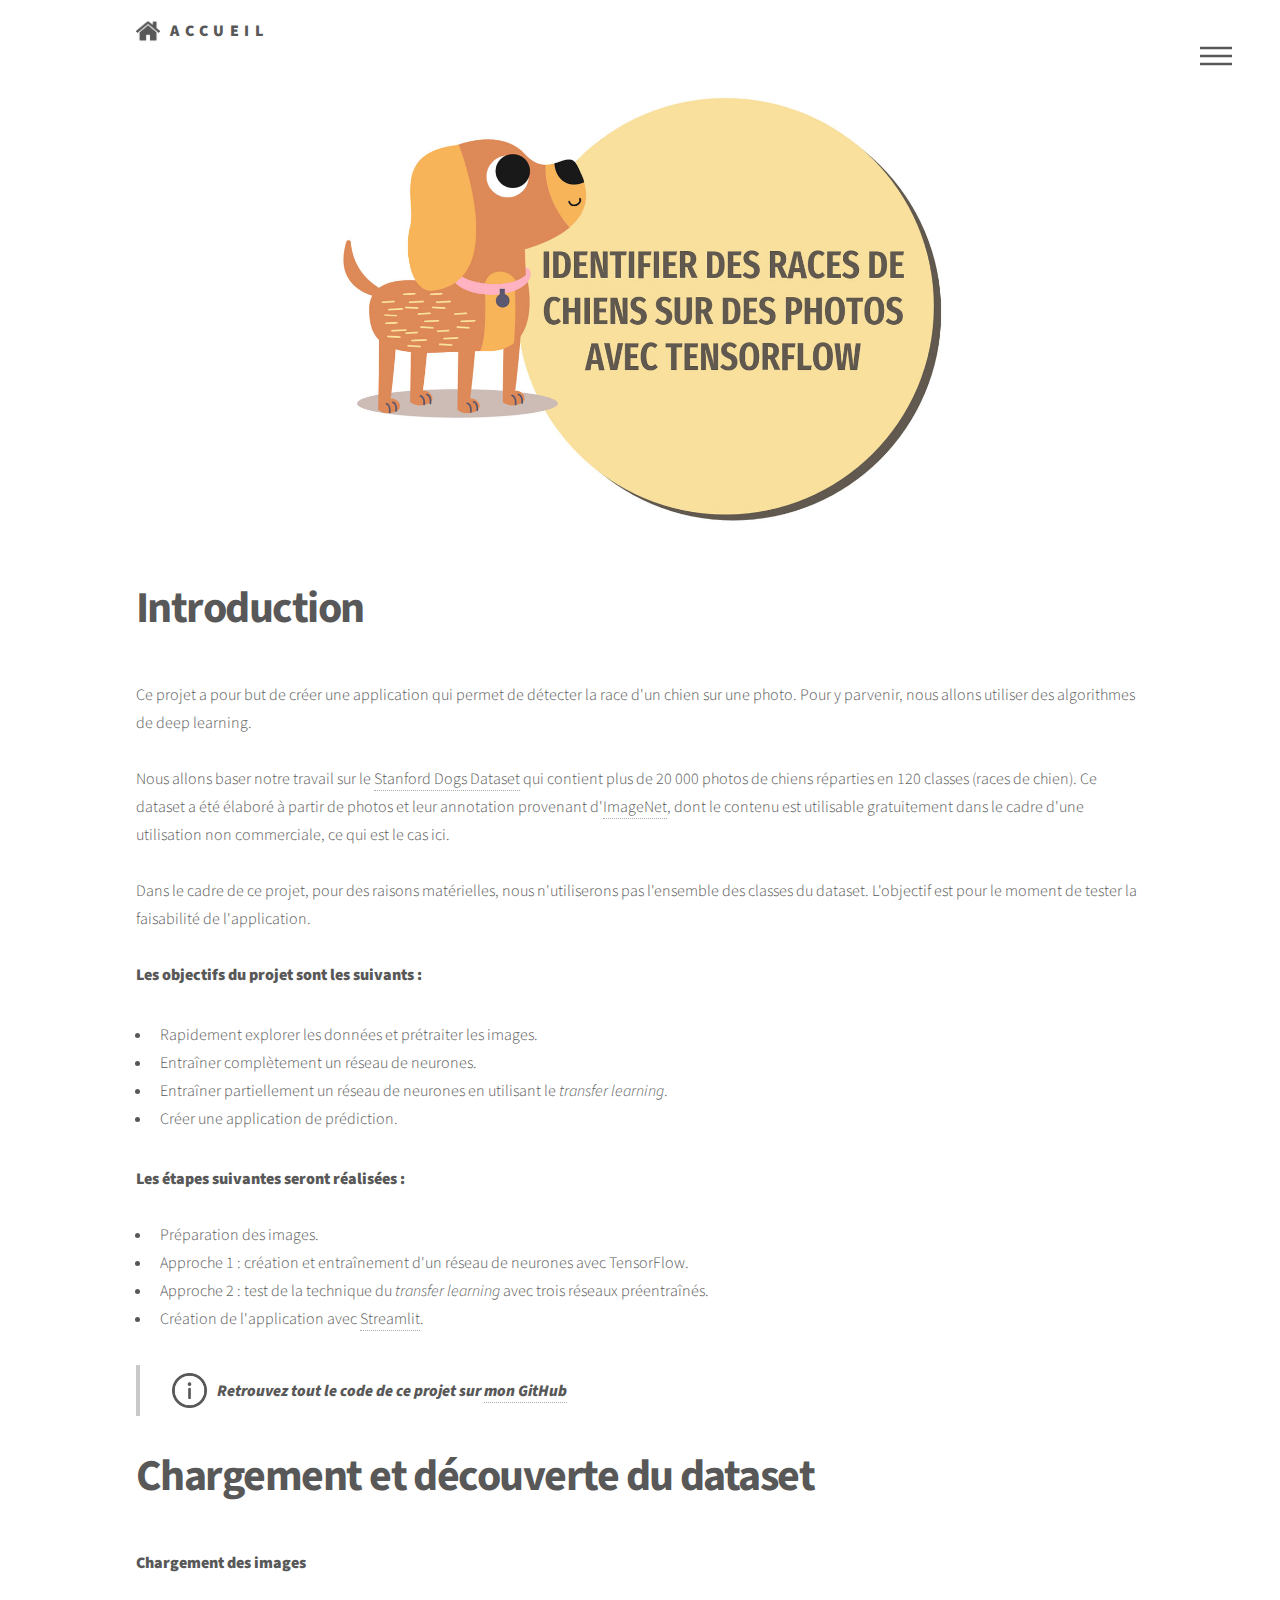
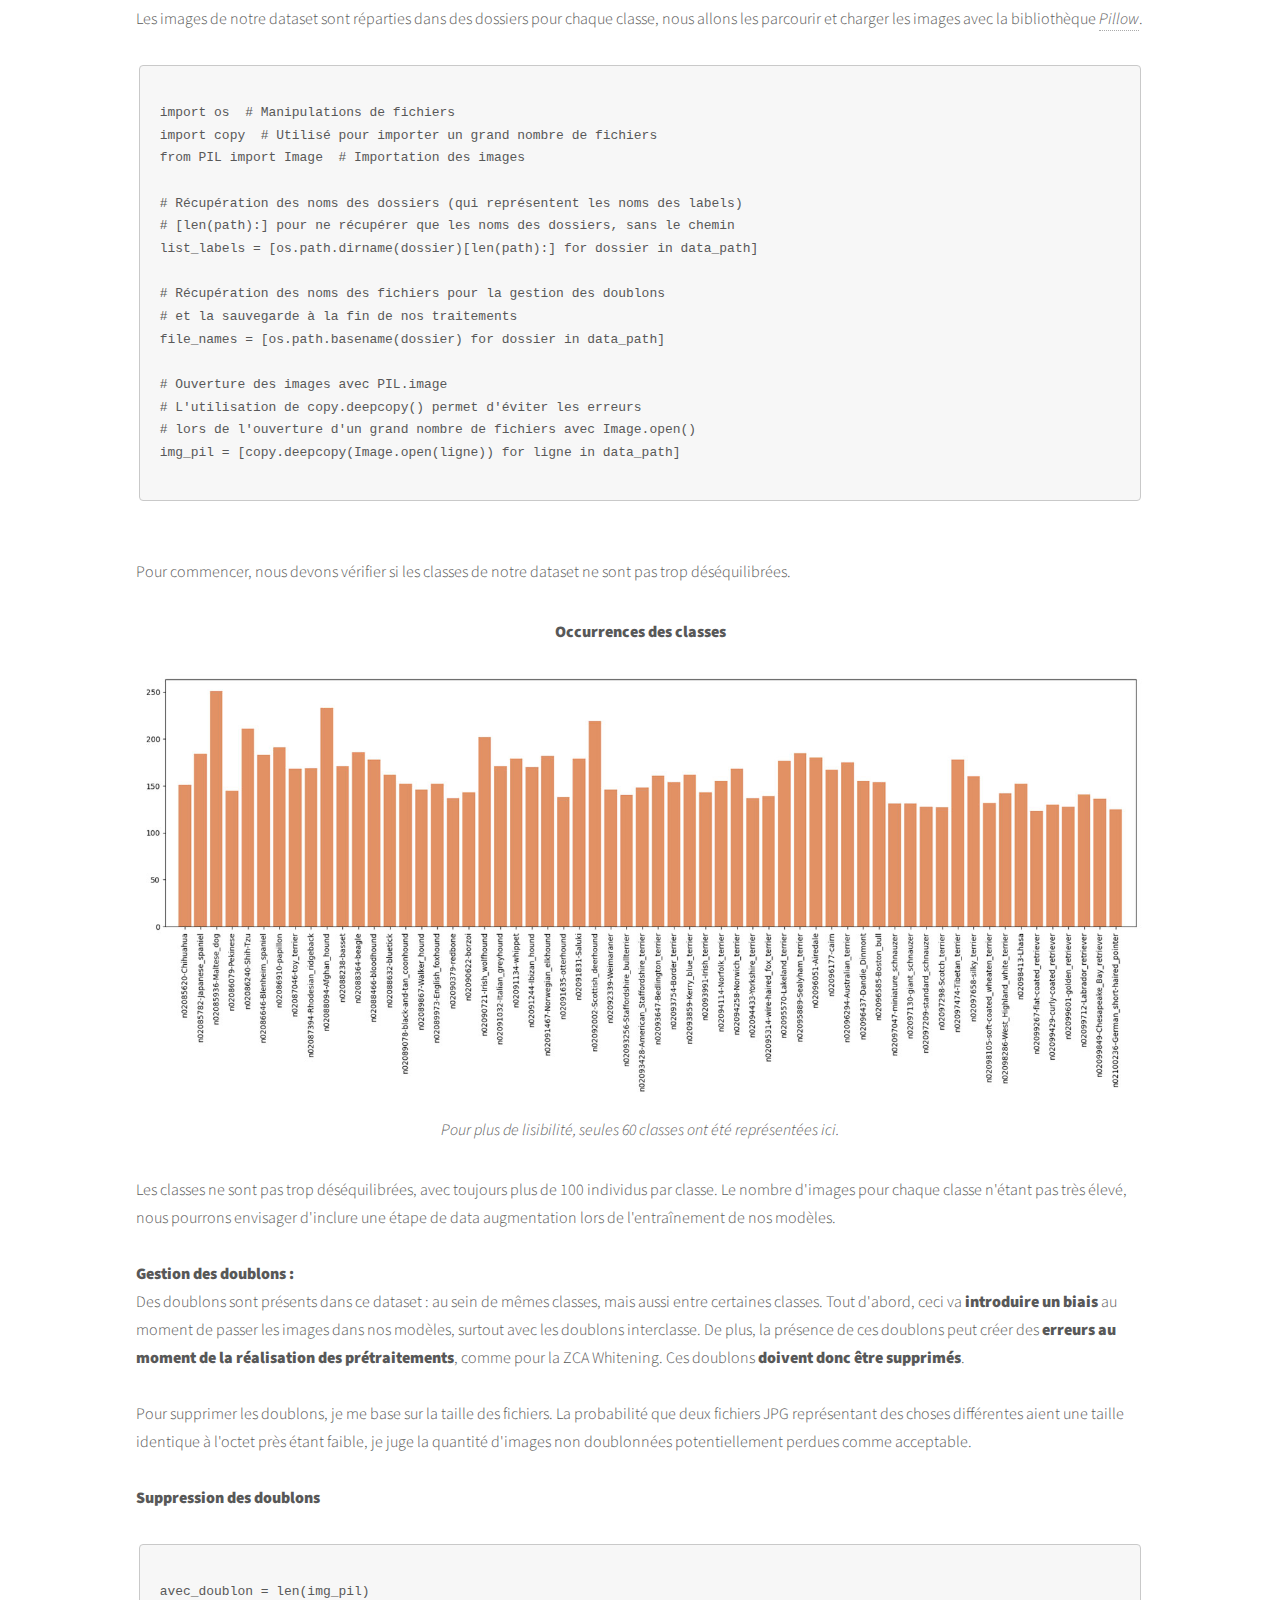
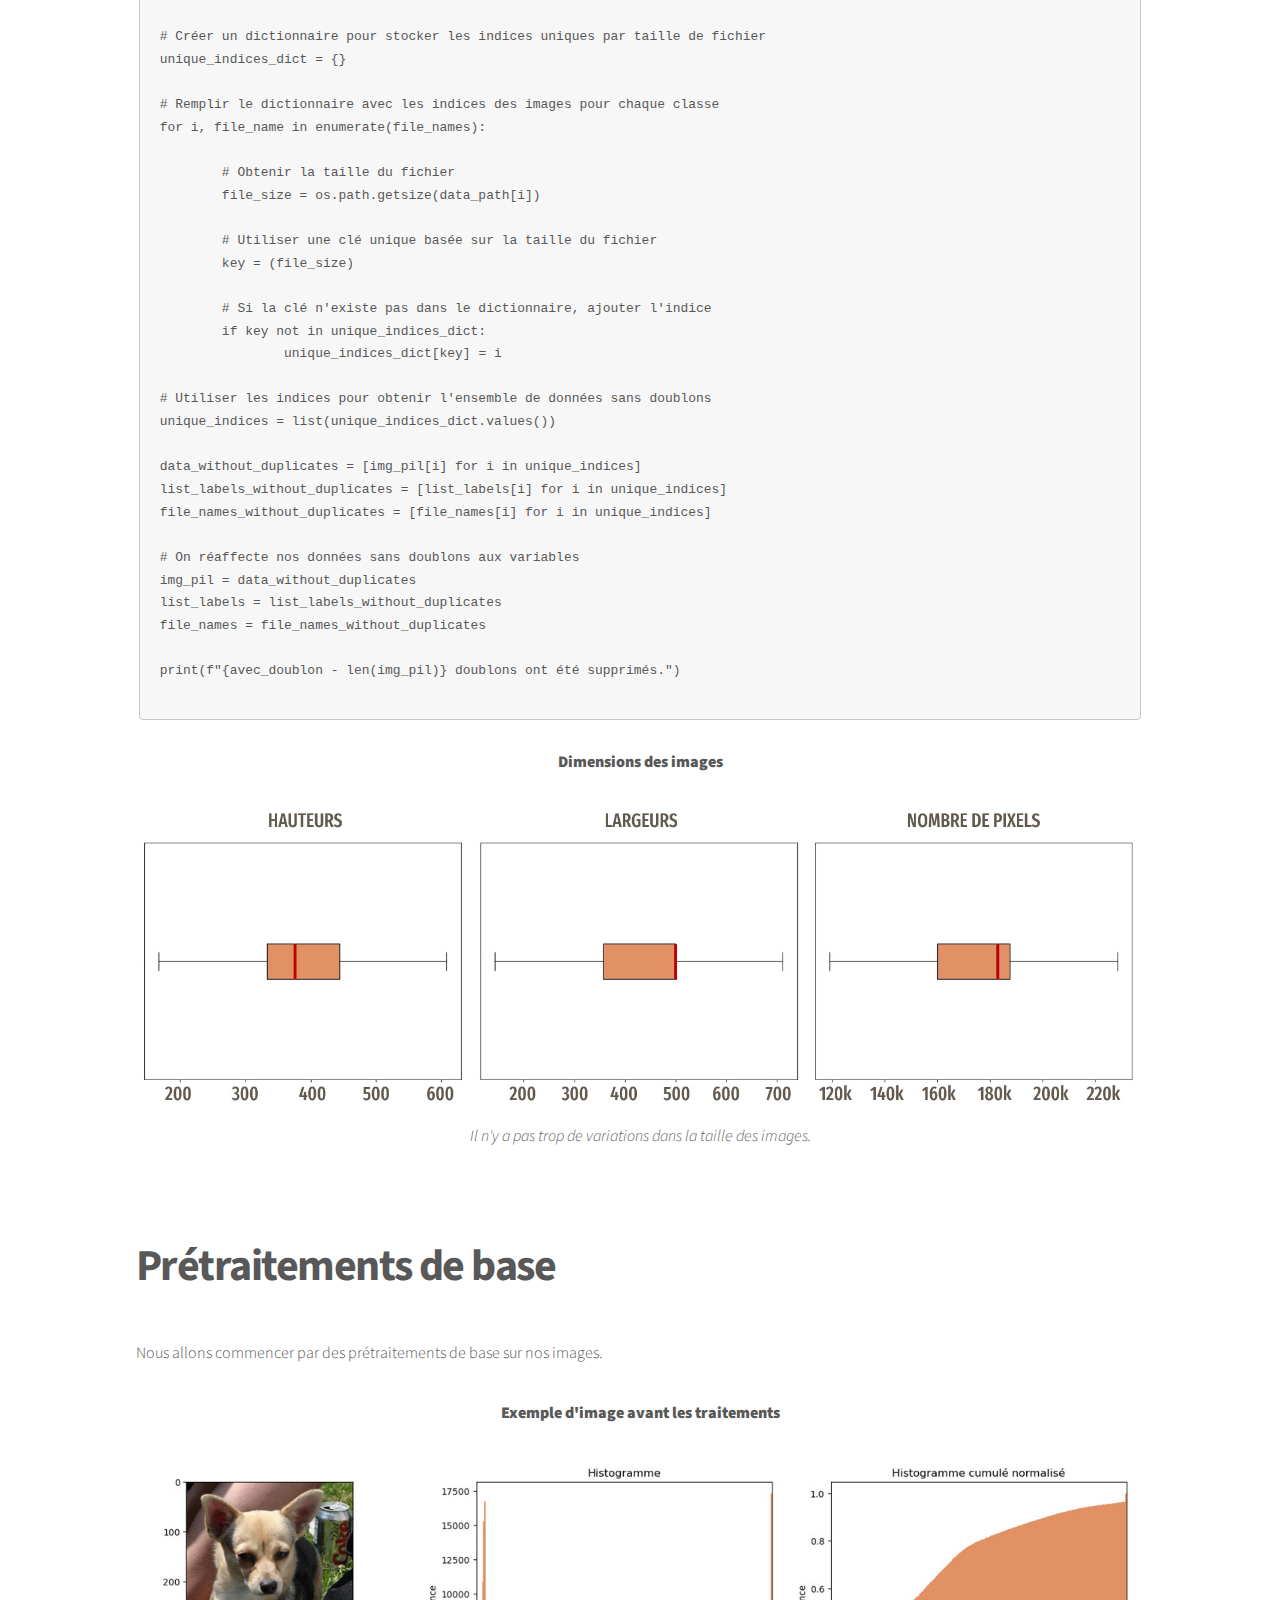
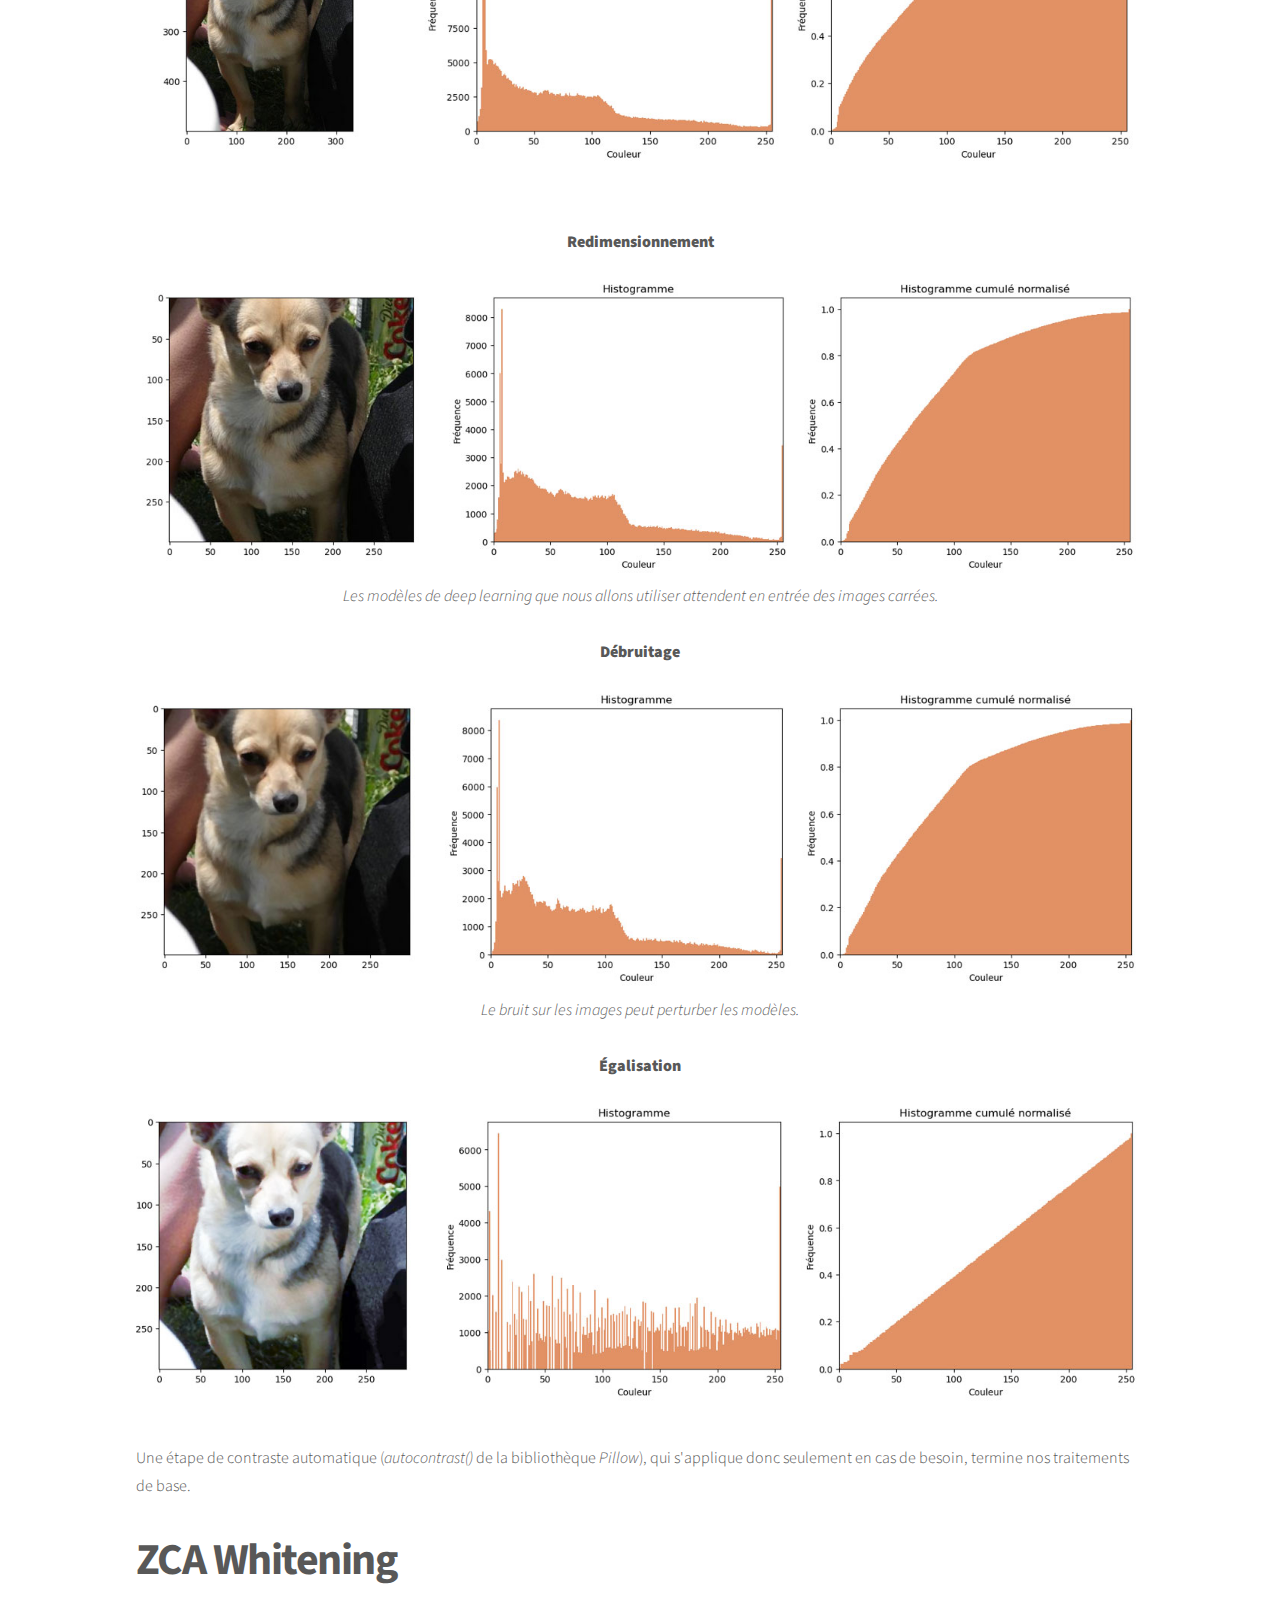
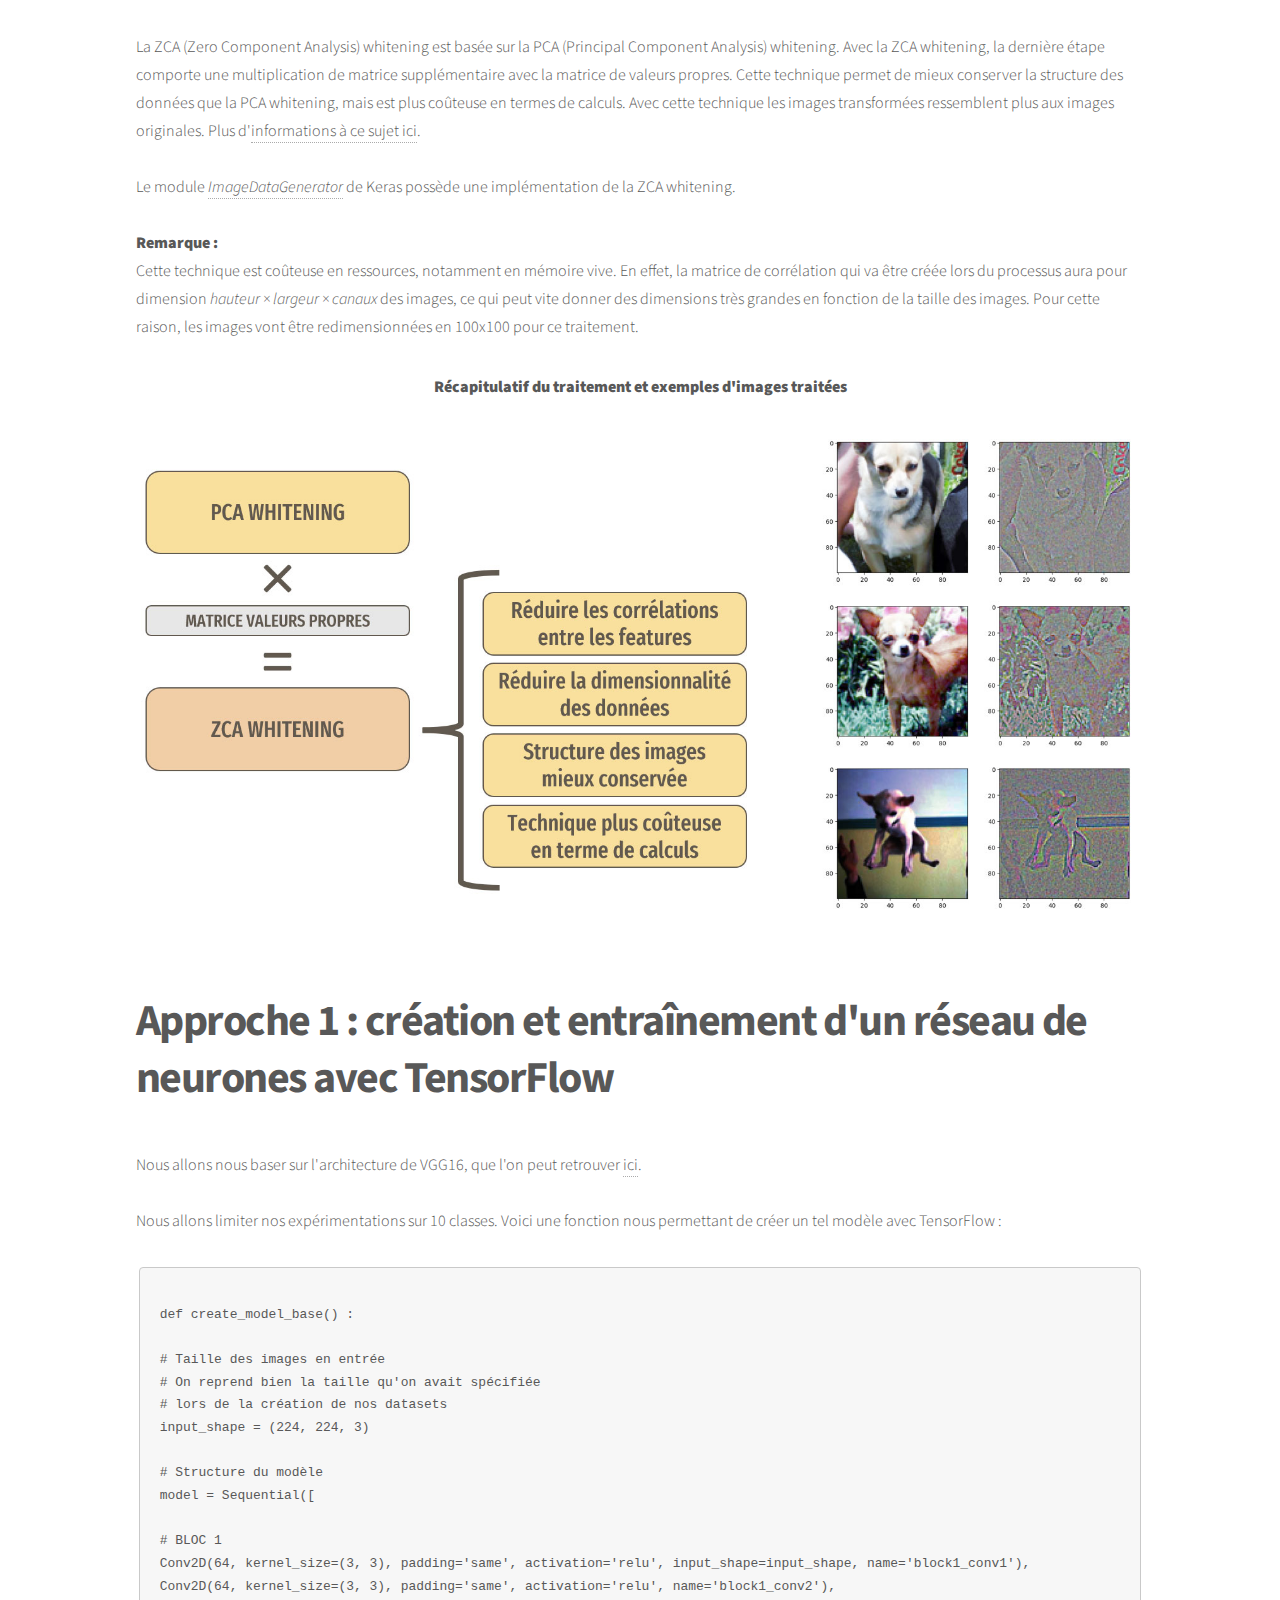
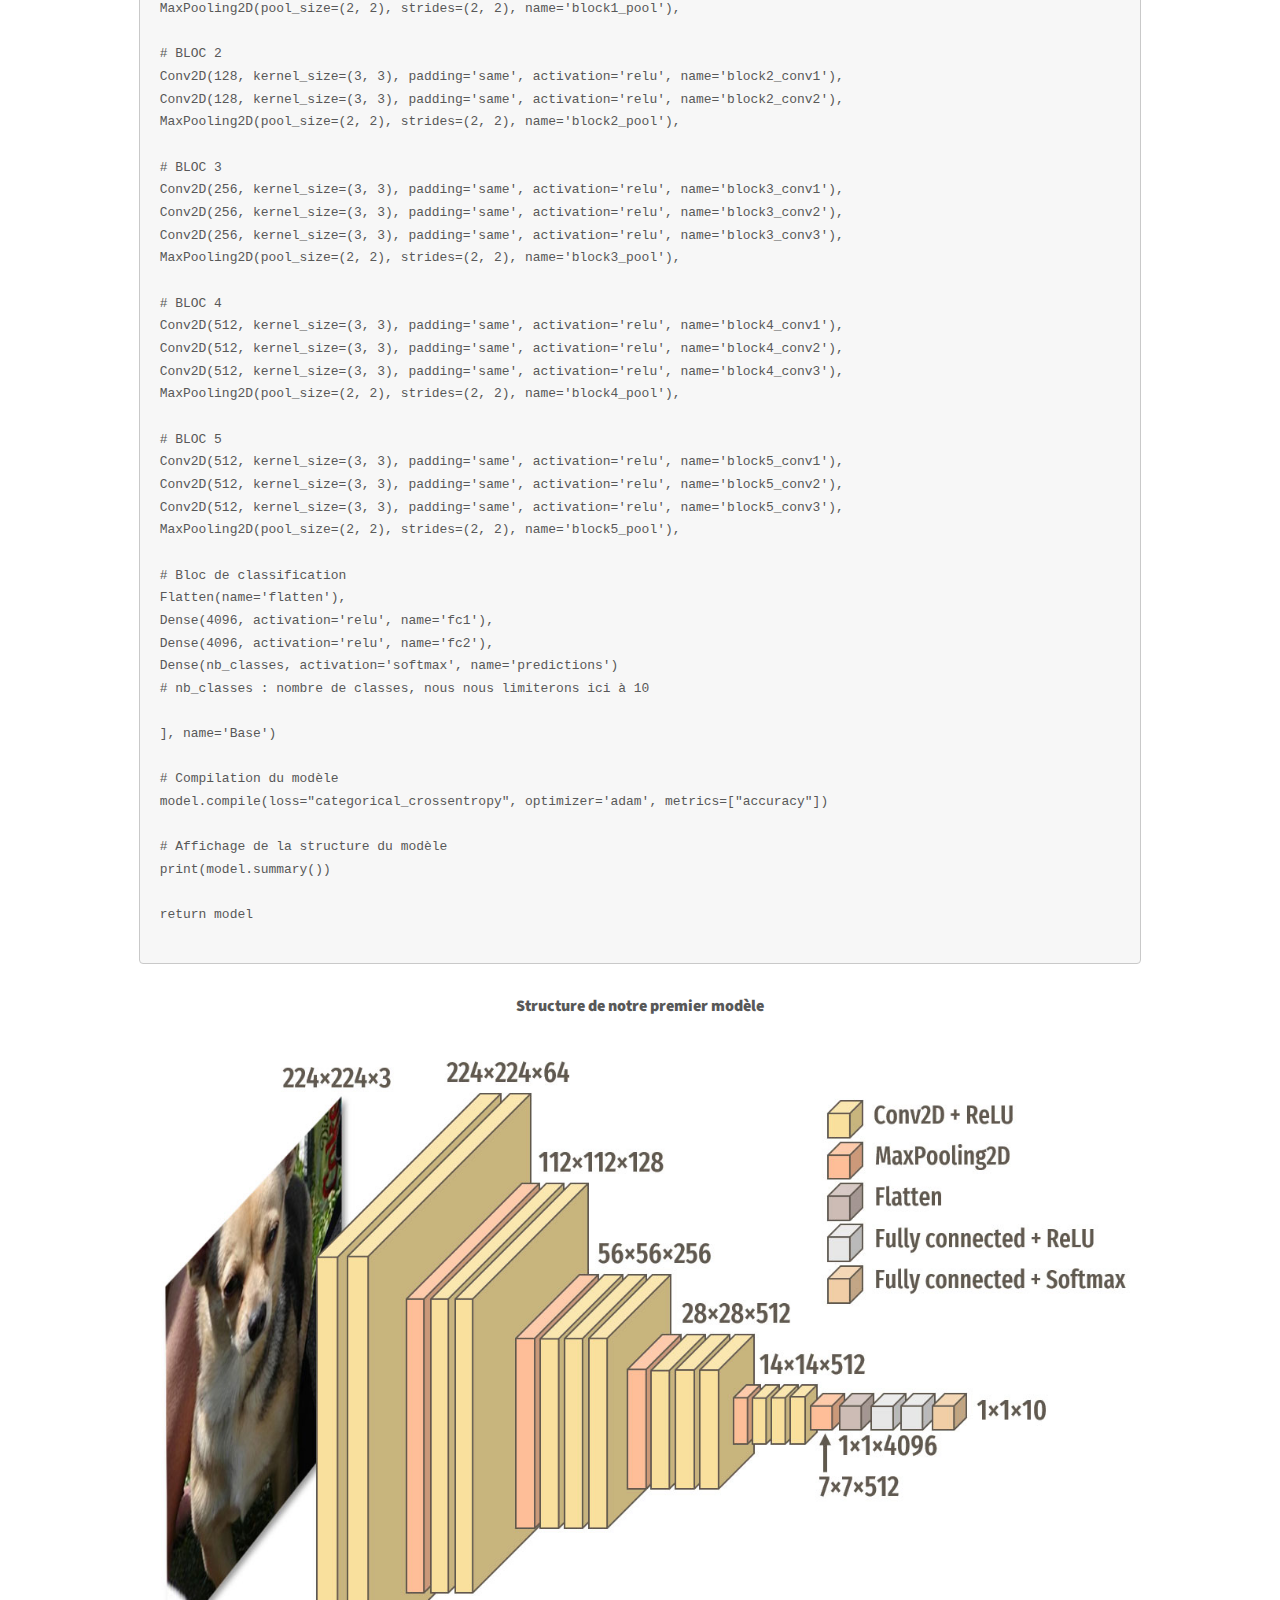
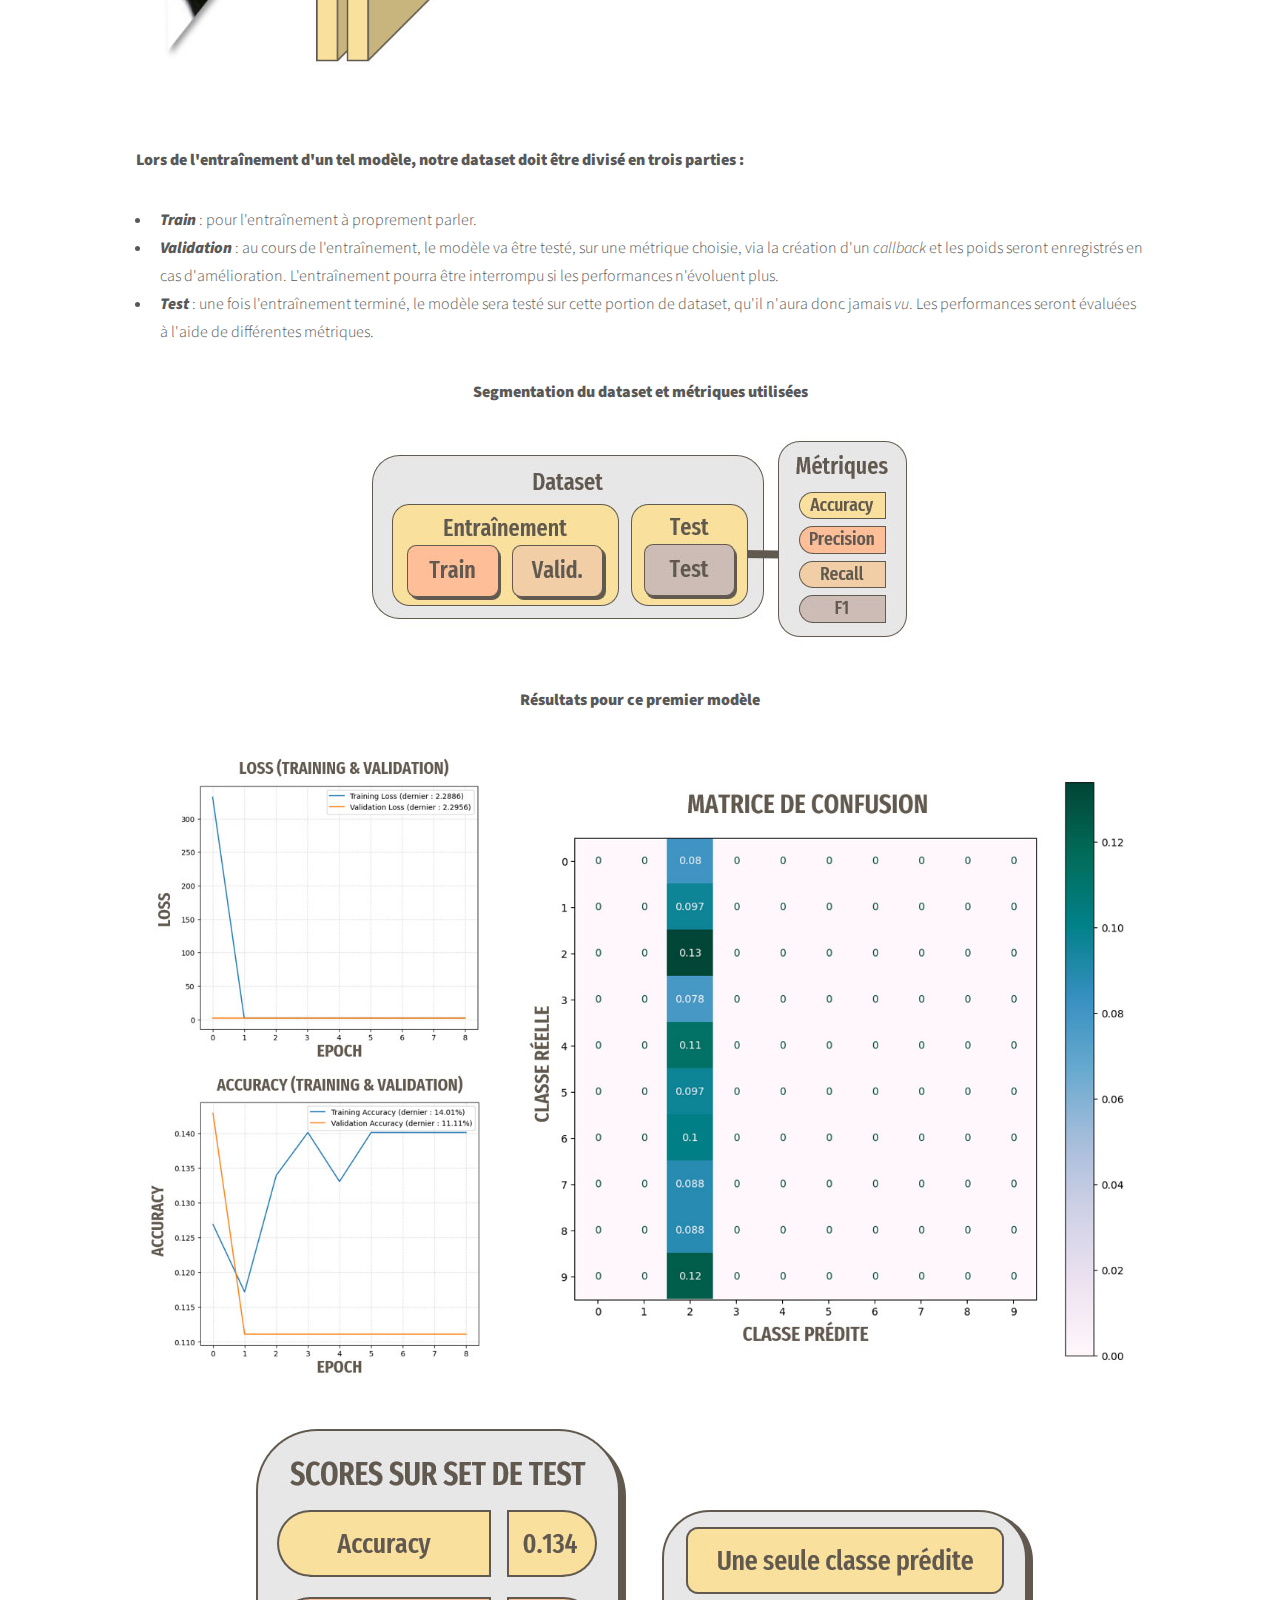
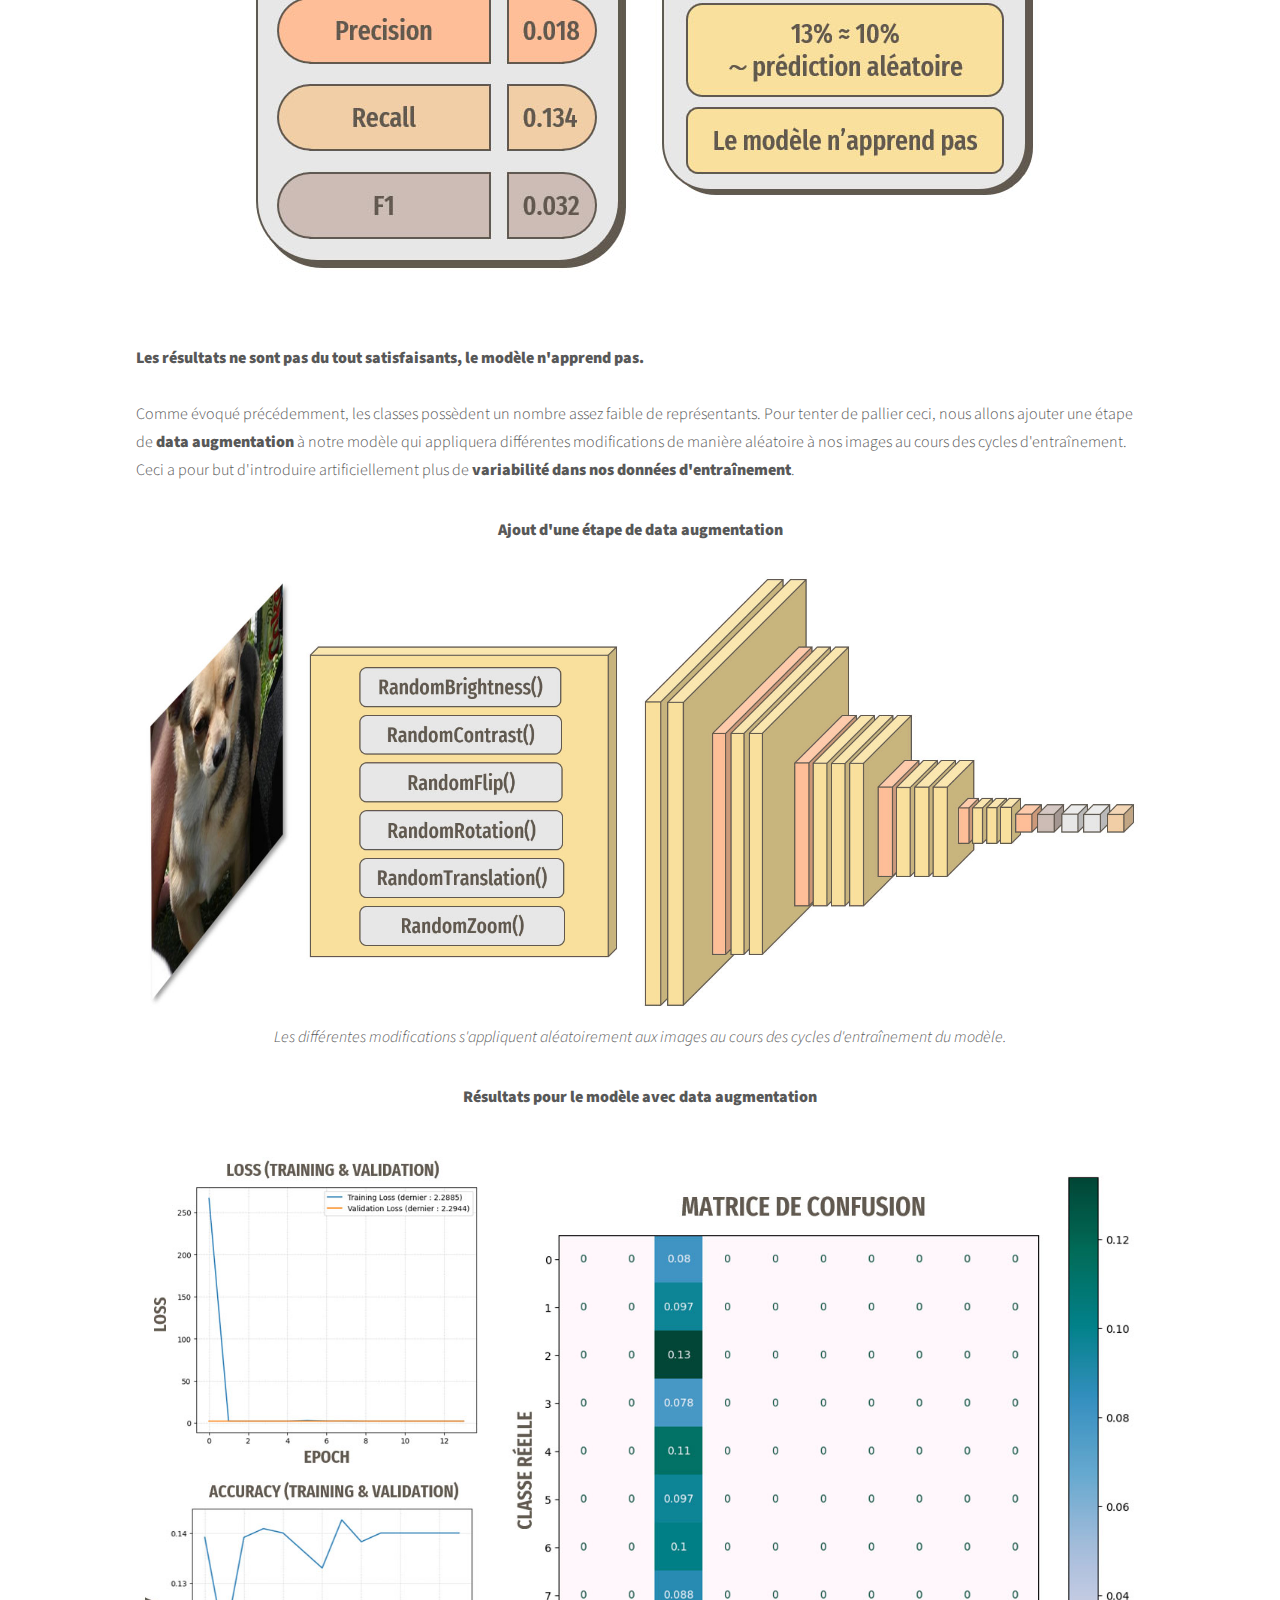
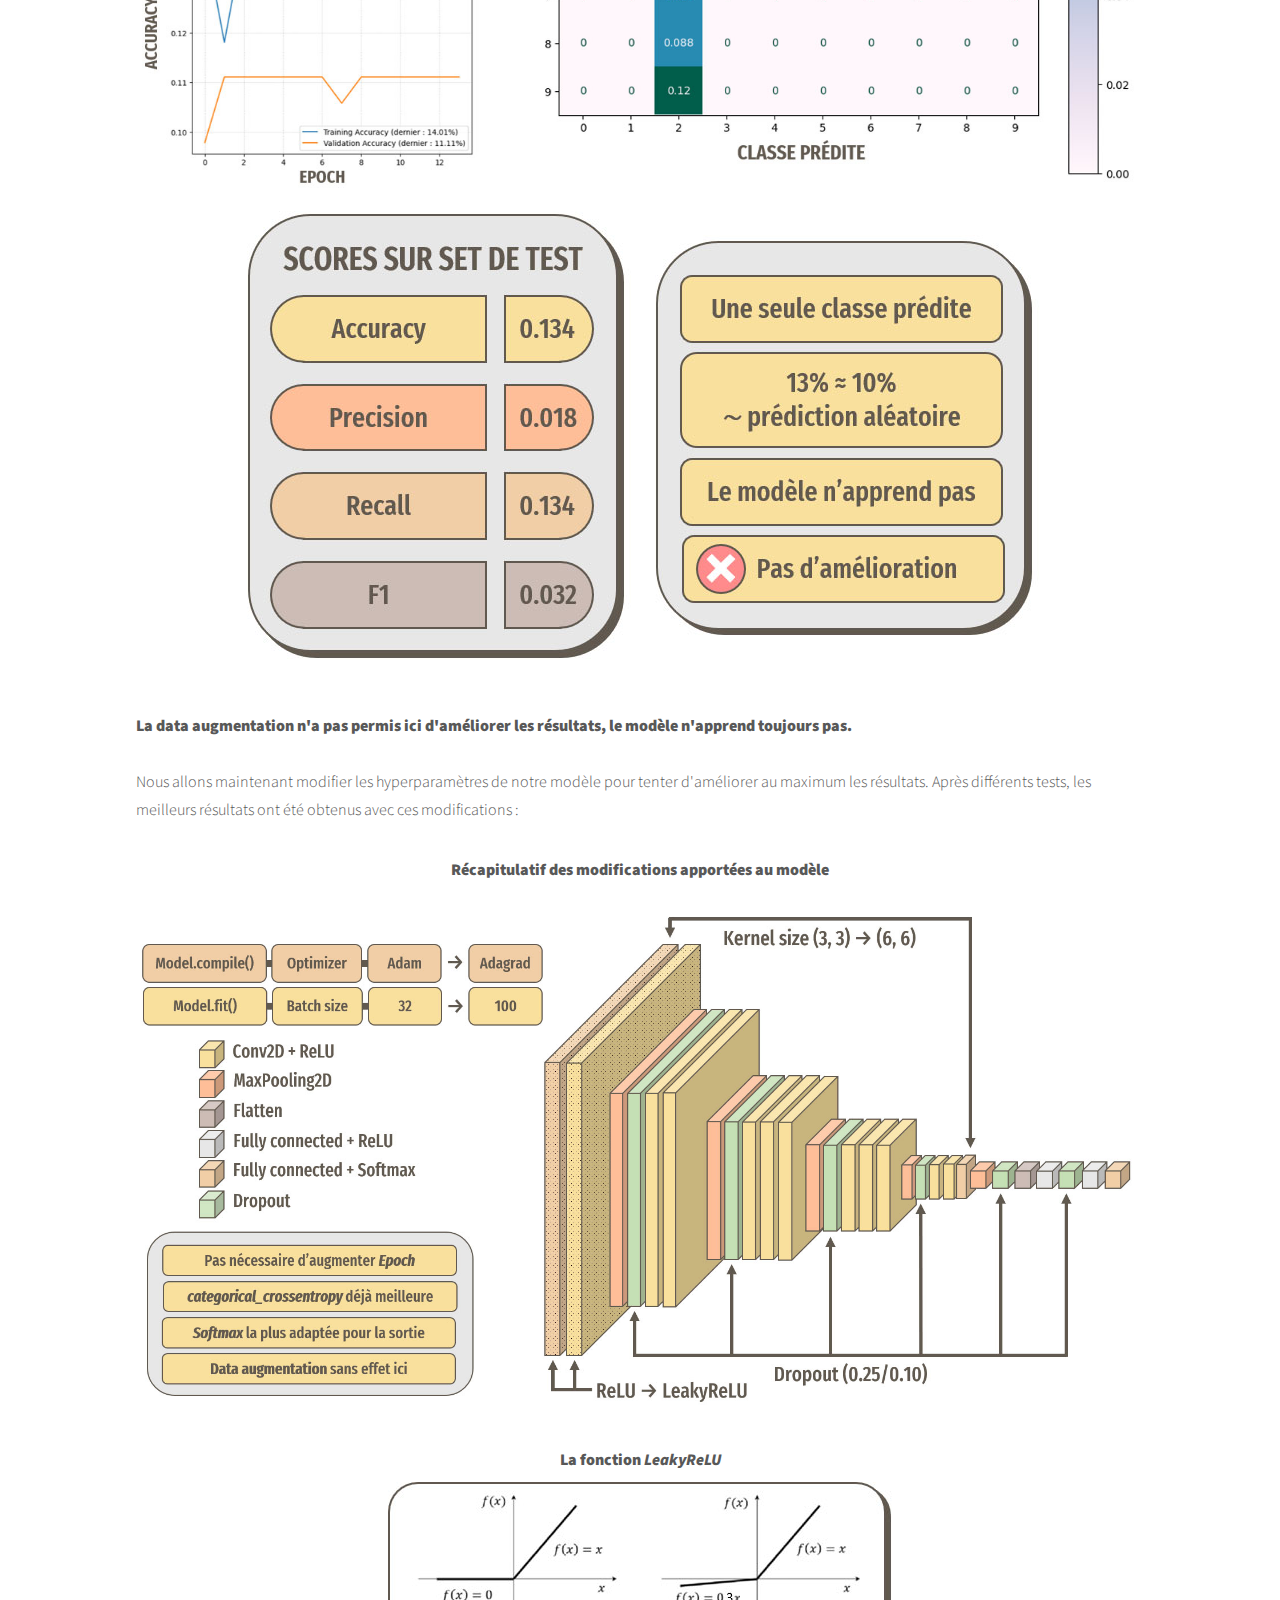
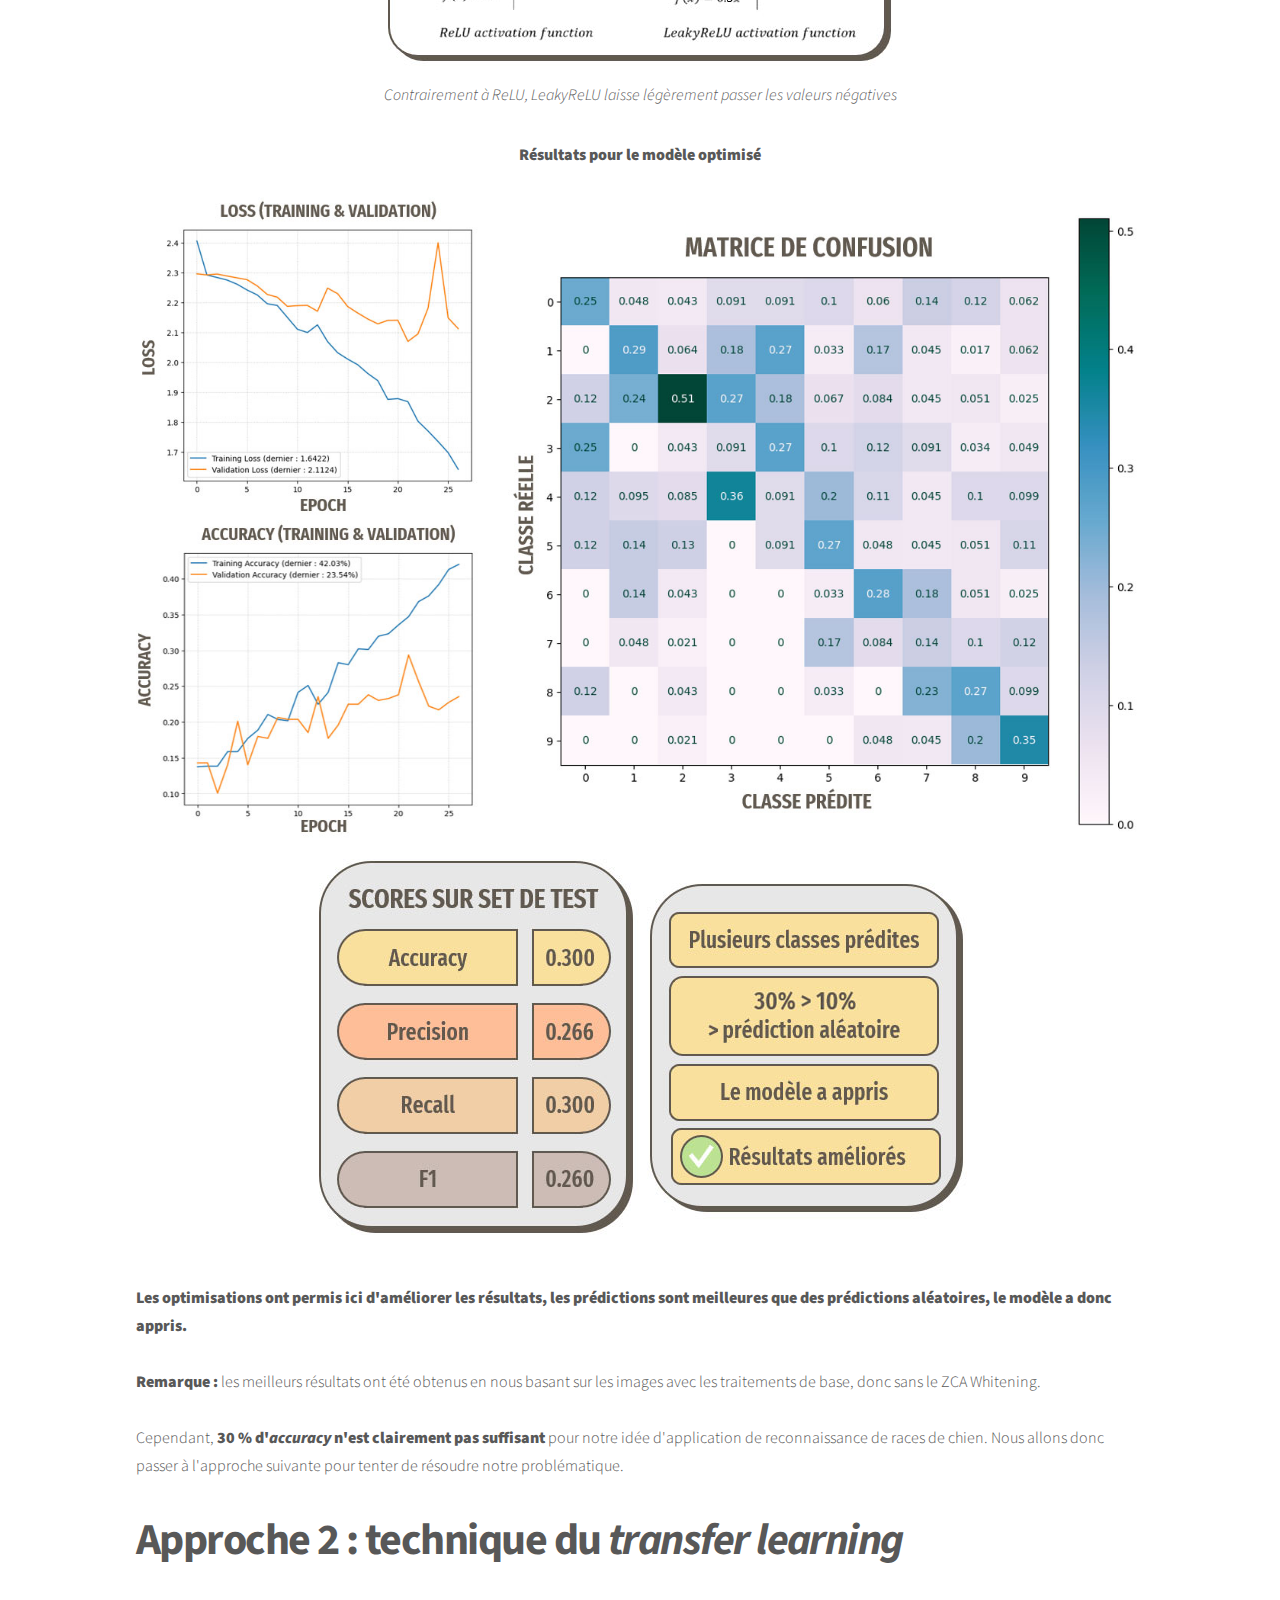
<file: 05-classer-des-images.html>
<!DOCTYPE HTML>
<!--
	Phantom by HTML5 UP
	html5up.net | @ajlkn
	Free for personal and commercial use under the CCA 3.0 license (html5up.net/license)
-->
<html>
	<head>
		<title>Classer des images</title>
		<meta charset="utf-8" />
		<meta name="viewport" content="width=device-width, initial-scale=1, user-scalable=no" />
		<link rel="stylesheet" href="assets/css/main.css" />
		<noscript><link rel="stylesheet" href="assets/css/noscript.css" /></noscript>
		<link rel="icon" href="images/ai-icon.ico" type="image/x-icon">
	</head>
	<body class="is-preload">
		<!-- Wrapper -->
			<div id="wrapper">

				<!-- Header -->
					<header id="header">
						<div class="inner">

							<!-- Logo -->
							<a href="index.html" class="logo">
								<span class="symbol"><img src="images/home.png" alt="" /></span><span class="title">Accueil</span>
							</a>

							<!-- Nav -->
								<nav>
									<ul>
										<li><a href="#menu">Menu</a></li>
									</ul>
								</nav>

						</div>
					</header>

				<!-- Menu -->
				<nav id="menu">
					<h2><a href="index.html">Accueil</a></h2>
					<h2><a href="00-cv.html">Mon CV</a></h2>
					<hr style="height: 1px; background-color: white;">
					<h2>Projets</h2>
					<ul>	
						<li><a href="01-preparer-des-donnees.html">Pr&eacute;parer des donn&eacute;es et mener une analyse exploratoire</a></li>
						<li><a href="02-anticiper-la-consommation.html">Pr&eacute;dire la consommation et les &eacute;missions de b&acirc;timents</a></li>
						<li><a href="03-segmenter-des-clients.html">Segmenter les clients d'un site e-commerce</a></li>
						<li><a href="04-suggestion-mots-cles.html">Suggestion automatique de mots-cl&eacute;s</a></li>
						<li><a href="05-classer-des-images.html">Identifier des races de chiens sur des photos avec TensorFlow</a></li>
						<li><a href="06-extraction-mots-cles.html">Nouvelles méthodes d'extraction de mots-cl&eacute;s</a></li>
						<li><a href="07-traitement-aws-spark.html">Extraction de features sur des donn&eacute;es massives avec Spark</a></li>
						<li><a href="08-cadrage-ia.html">R&eacute;aliser le cadrage d'un projet IA</a></li>
					</ul>
			</nav>

				<!-- Main -->
					<div id="main">
						<div class="inner">
							<span class="image main"><img src="images/05-classer-des-images/01-classer-des-images-titre.jpg" alt="Classer des images &agrave; gr&acirc;ce au Deep Learning" /></span>

							<h1>Introduction</h1>

							<p>
								Ce projet a pour but de cr&eacute;er une application qui permet de d&eacute;tecter la race d'un chien sur une photo.
								Pour y parvenir, nous allons utiliser des algorithmes de deep learning.
								<br><br>
								Nous allons baser notre travail sur le <a href="http://vision.stanford.edu/aditya86/ImageNetDogs/" target="_blank">Stanford Dogs Dataset</a> qui contient plus de 20 000 photos de chiens
								r&eacute;parties en 120 classes (races de chien). Ce dataset a &eacute;t&eacute; &eacute;labor&eacute; &agrave; partir de photos et leur annotation provenant d'<a href="https://www.image-net.org/" target="_blank">ImageNet</a>,
								dont le contenu est utilisable gratuitement dans le cadre d'une utilisation non commerciale, ce qui est le cas ici.
								<br><br>
								Dans le cadre de ce projet, pour des raisons mat&eacute;rielles, nous n'utiliserons pas l'ensemble des classes du dataset. L'objectif est pour le moment de tester la faisabilit&eacute; de l'application.
								<br><br>
								<b>Les objectifs du projet sont les suivants : </b>
								<ul>
									<li>Rapidement explorer les donn&eacute;es et pr&eacute;traiter les images.</li>
									<li>Entra&icirc;ner compl&egrave;tement un r&eacute;seau de neurones.</li>
									<li>Entra&icirc;ner partiellement un r&eacute;seau de neurones en utilisant le <i>transfer learning</i>.</li>
									<li>Cr&eacute;er une application de pr&eacute;diction.</li>
								</ul>
								<b>Les &eacute;tapes suivantes seront r&eacute;alis&eacute;es : </b><br><br>
								<ul>
									<li>Pr&eacute;paration des images.</li>
									<li>Approche 1 : cr&eacute;ation et entra&icirc;nement d'un r&eacute;seau de neurones avec TensorFlow.</li>
									<li>Approche 2 : test de la technique du <i>transfer learning</i> avec trois r&eacute;seaux pr&eacute;entra&icirc;n&eacute;s.</li>
									<li>Cr&eacute;ation de l'application avec <a href="https://streamlit.io/" target="_blank">Streamlit</a>.</li>
								</ul>

							</p>


							<p>
								<blockquote>
									<img src="images/info.png" width="35" height="35"/>
									<span><b>Retrouvez tout le code de ce projet sur <a href="https://github.com/BiGHeaDMaX/Identifier-Races-Chiens-avec-TensorFlow/" target="_blank">mon GitHub</a></b></span>
								</blockquote>
							</p>


							<h1>Chargement et d&eacute;couverte du dataset</h1>
						
						<p>
							<b>Chargement des images</b><br><br>
							Les images de notre dataset sont r&eacute;parties dans des dossiers pour chaque classe, nous allons les parcourir
							et charger les images avec la biblioth&egrave;que <a href="https://pypi.org/project/pillow/" target="_blank"><i>Pillow</i></a>.
						</p>
						<pre><code>
import os  # Manipulations de fichiers
import copy  # Utilis&eacute; pour importer un grand nombre de fichiers
from PIL import Image  # Importation des images

# R&eacute;cup&eacute;ration des noms des dossiers (qui repr&eacute;sentent les noms des labels)
# [len(path):] pour ne r&eacute;cup&eacute;rer que les noms des dossiers, sans le chemin
list_labels = [os.path.dirname(dossier)[len(path):] for dossier in data_path]

# R&eacute;cup&eacute;ration des noms des fichiers pour la gestion des doublons 
# et la sauvegarde &agrave; la fin de nos traitements
file_names = [os.path.basename(dossier) for dossier in data_path]

# Ouverture des images avec PIL.image
# L'utilisation de copy.deepcopy() permet d'&eacute;viter les erreurs
# lors de l'ouverture d'un grand nombre de fichiers avec Image.open()
img_pil = [copy.deepcopy(Image.open(ligne)) for ligne in data_path]
						</pre></code>

							<p>
								<br>Pour commencer, nous devons v&eacute;rifier si les classes de notre dataset ne sont pas trop d&eacute;s&eacute;quilibr&eacute;es.
							</p>
							<p align="center">
								<b>Occurrences des classes</b><br><br>
									<img src="images/05-classer-des-images/06-occurrences.jpg" alt="" style="max-width: 100%; height: auto;" /><br>
									<i>Pour plus de lisibilit&eacute;, seules 60 classes ont &eacute;t&eacute; repr&eacute;sent&eacute;es ici.</i>
							</p>
							<p>
								Les classes ne sont pas trop d&eacute;s&eacute;quilibr&eacute;es, avec toujours plus de 100 individus par classe.
								Le nombre d'images pour chaque classe n'&eacute;tant pas tr&egrave;s &eacute;lev&eacute;, nous pourrons envisager d'inclure une &eacute;tape de data augmentation lors de l'entra&icirc;nement de nos mod&egrave;les.
								<br><br>
								<b>Gestion des doublons : </b><br>
									Des doublons sont pr&eacute;sents dans ce dataset : au sein de m&ecirc;mes classes, mais aussi entre certaines classes. Tout d'abord, ceci va <b>introduire un biais</b> au moment de passer les images dans nos mod&egrave;les,
									surtout avec les doublons interclasse. De plus, la pr&eacute;sence de ces doublons peut cr&eacute;er des <b>erreurs au moment de la r&eacute;alisation des pr&eacute;traitements</b>, comme pour la ZCA Whitening. Ces doublons <b>doivent donc &ecirc;tre supprim&eacute;s</b>.
									<br><br>
									Pour supprimer les doublons, je me base sur la taille des fichiers. La probabilit&eacute; que deux fichiers JPG repr&eacute;sentant des choses diff&eacute;rentes aient une taille identique &agrave; l'octet pr&egrave;s &eacute;tant faible,
									je juge la quantit&eacute; d'images non doublonn&eacute;es potentiellement perdues comme acceptable.
									<br><br>

								<b>Suppression des doublons</b>
							</p>

							<pre><code>
avec_doublon = len(img_pil)

# Cr&eacute;er un dictionnaire pour stocker les indices uniques par taille de fichier
unique_indices_dict = {}

# Remplir le dictionnaire avec les indices des images pour chaque classe
for i, file_name in enumerate(file_names):
	
	# Obtenir la taille du fichier
	file_size = os.path.getsize(data_path[i])

	# Utiliser une cl&eacute; unique bas&eacute;e sur la taille du fichier
	key = (file_size)

	# Si la cl&eacute; n'existe pas dans le dictionnaire, ajouter l'indice
	if key not in unique_indices_dict:
		unique_indices_dict[key] = i

# Utiliser les indices pour obtenir l'ensemble de donn&eacute;es sans doublons
unique_indices = list(unique_indices_dict.values())

data_without_duplicates = [img_pil[i] for i in unique_indices]
list_labels_without_duplicates = [list_labels[i] for i in unique_indices]
file_names_without_duplicates = [file_names[i] for i in unique_indices]

# On r&eacute;affecte nos donn&eacute;es sans doublons aux variables
img_pil = data_without_duplicates
list_labels = list_labels_without_duplicates
file_names = file_names_without_duplicates

print(f"{avec_doublon - len(img_pil)} doublons ont &eacute;t&eacute; supprim&eacute;s.")
							</pre></code>

							<p align="center">
								<b>Dimensions des images</b><br><br>
									<img src="images/05-classer-des-images/07-dimensions.jpg" alt="" style="max-width: 100%; height: auto;" /><br>
									<i>Il n'y a pas trop de variations dans la taille des images.</i>
							</p>
							<br><br>
							<h1>Pr&eacute;traitements de base</h1>

							<p>
								Nous allons commencer par des pr&eacute;traitements de base sur nos images.
							</p>
							<p align="center">
								<b>Exemple d'image avant les traitements</b><br><br>
									<img src="images/05-classer-des-images/08-image-raw.jpg" alt="" style="max-width: 100%; height: auto;" /><br>
									<br><br>
								<b>Redimensionnement</b><br><br>
								<img src="images/05-classer-des-images/09-redimensionnement.jpg" alt="" style="max-width: 100%; height: auto;" /><br>
								<i>Les mod&egrave;les de deep learning que nous allons utiliser attendent en entr&eacute;e des images carr&eacute;es.</i>
								<br><br>
								<b>D&eacute;bruitage</b><br><br>
								<img src="images/05-classer-des-images/10-debruitage.jpg" alt="" style="max-width: 100%; height: auto;" /><br>
								<i>Le bruit sur les images peut perturber les mod&egrave;les.</i>
								<br><br>
								<b>&Eacute;galisation</b><br><br>
								<img src="images/05-classer-des-images/11-egalisation.jpg" alt="" style="max-width: 100%; height: auto;" /><br>
							</p>
							<p>
								Une &eacute;tape de contraste automatique (<i>autocontrast()</i> de la biblioth&egrave;que <i>Pillow</i>), qui s'applique donc seulement en cas de besoin, termine nos traitements de base.
							</p>
							
							<h1>ZCA Whitening</h1>
							<p>
							La ZCA (Zero Component Analysis) whitening est bas&eacute;e sur la PCA (Principal Component Analysis) whitening. Avec la ZCA whitening, la derni&egrave;re &eacute;tape comporte une multiplication de matrice suppl&eacute;mentaire
							avec la matrice de valeurs propres. Cette technique permet de mieux conserver la structure des donn&eacute;es que la PCA whitening, mais est plus co&ucirc;teuse en termes de calculs.
							Avec cette technique les images transform&eacute;es ressemblent plus aux images originales.
							Plus d'<a href="https://www.aiplusinfo.com/blog/pca-whitening-vs-zca-whitening-what-is-the-difference/" target="_blank">informations &agrave; ce sujet ici</a>.
							<br>
							<br>
							Le module <a href="https://www.tensorflow.org/api_docs/python/tf/keras/preprocessing/image/ImageDataGenerator" target="_blank"><i>ImageDataGenerator</i></a> de Keras poss&egrave;de une impl&eacute;mentation de la ZCA whitening.
								<br>
								<br>
								<b>Remarque : </b><br>
								Cette technique est co&ucirc;teuse en ressources, notamment en m&eacute;moire vive.
								En effet, la matrice de corr&eacute;lation qui va &ecirc;tre cr&eacute;&eacute;e lors du processus aura pour dimension <i>hauteur &times; largeur &times; canaux</i> des images,
								ce qui peut vite donner des dimensions tr&egrave;s grandes en fonction de la taille des images. Pour cette raison, les images vont &ecirc;tre redimensionn&eacute;es en 100x100 pour ce traitement.
							</p>

							<p align="center">
								<b>R&eacute;capitulatif du traitement et exemples d'images trait&eacute;es</b><br><br>
									<img src="images/05-classer-des-images/12-recap-zca.jpg" alt="" style="max-width: 100%; height: auto;" /><br>
							</p>
							<br>
							<h1>Approche 1 : cr&eacute;ation et entra&icirc;nement d'un r&eacute;seau de neurones avec TensorFlow</h1>

							<p>
								Nous allons nous baser sur l'architecture de VGG16, que l'on peut retrouver <a href="https://github.com/keras-team/keras-applications/blob/master/keras_applications/vgg16.py" target="_blank">ici</a>.
								<br><br>
								Nous allons limiter nos exp&eacute;rimentations sur 10 classes. Voici une fonction nous permettant de cr&eacute;er un tel mod&egrave;le avec TensorFlow : 
							</p>
							<pre><code>
def create_model_base() :

# Taille des images en entr&eacute;e
# On reprend bien la taille qu'on avait sp&eacute;cifi&eacute;e
# lors de la cr&eacute;ation de nos datasets
input_shape = (224, 224, 3)

# Structure du mod&egrave;le
model = Sequential([

# BLOC 1
Conv2D(64, kernel_size=(3, 3), padding='same', activation='relu', input_shape=input_shape, name='block1_conv1'),
Conv2D(64, kernel_size=(3, 3), padding='same', activation='relu', name='block1_conv2'),
MaxPooling2D(pool_size=(2, 2), strides=(2, 2), name='block1_pool'),

# BLOC 2
Conv2D(128, kernel_size=(3, 3), padding='same', activation='relu', name='block2_conv1'),
Conv2D(128, kernel_size=(3, 3), padding='same', activation='relu', name='block2_conv2'),
MaxPooling2D(pool_size=(2, 2), strides=(2, 2), name='block2_pool'),

# BLOC 3    
Conv2D(256, kernel_size=(3, 3), padding='same', activation='relu', name='block3_conv1'),
Conv2D(256, kernel_size=(3, 3), padding='same', activation='relu', name='block3_conv2'),
Conv2D(256, kernel_size=(3, 3), padding='same', activation='relu', name='block3_conv3'),
MaxPooling2D(pool_size=(2, 2), strides=(2, 2), name='block3_pool'),

# BLOC 4    
Conv2D(512, kernel_size=(3, 3), padding='same', activation='relu', name='block4_conv1'),
Conv2D(512, kernel_size=(3, 3), padding='same', activation='relu', name='block4_conv2'),
Conv2D(512, kernel_size=(3, 3), padding='same', activation='relu', name='block4_conv3'),
MaxPooling2D(pool_size=(2, 2), strides=(2, 2), name='block4_pool'),

# BLOC 5
Conv2D(512, kernel_size=(3, 3), padding='same', activation='relu', name='block5_conv1'),
Conv2D(512, kernel_size=(3, 3), padding='same', activation='relu', name='block5_conv2'),
Conv2D(512, kernel_size=(3, 3), padding='same', activation='relu', name='block5_conv3'),
MaxPooling2D(pool_size=(2, 2), strides=(2, 2), name='block5_pool'),

# Bloc de classification
Flatten(name='flatten'),
Dense(4096, activation='relu', name='fc1'),
Dense(4096, activation='relu', name='fc2'),
Dense(nb_classes, activation='softmax', name='predictions')  
# nb_classes : nombre de classes, nous nous limiterons ici &agrave; 10

], name='Base')

# Compilation du mod&egrave;le 
model.compile(loss="categorical_crossentropy", optimizer='adam', metrics=["accuracy"])

# Affichage de la structure du mod&egrave;le
print(model.summary())

return model
							</pre></code>

							<p align="center">
								<b>Structure de notre premier mod&egrave;le</b><br><br>
									<img src="images/05-classer-des-images/13-premier-modele.jpg" alt="" style="max-width: 100%; height: auto;" /><br>
							</p>

							<p>
								<br><b>Lors de l'entra&icirc;nement d'un tel mod&egrave;le, notre dataset doit &ecirc;tre divis&eacute; en trois parties : </b><br>
								<ul>
									<li><i><b>Train</b></i> : pour l'entra&icirc;nement &agrave; proprement parler.</li>
									<li><i><b>Validation</b></i> : au cours de l'entra&icirc;nement, le mod&egrave;le va &ecirc;tre test&eacute;, sur une m&eacute;trique choisie, via la cr&eacute;ation 
									d'un <i>callback</i> et les poids seront enregistr&eacute;s en cas d'am&eacute;lioration. L'entra&icirc;nement pourra &ecirc;tre interrompu si les performances
								n'&eacute;voluent plus.</li>
									<li><i><b>Test</b></i> : une fois l'entra&icirc;nement termin&eacute;, le mod&egrave;le sera test&eacute; sur cette portion de dataset, qu'il n'aura donc jamais <i>vu</i>.
									Les performances seront &eacute;valu&eacute;es &agrave; l'aide de diff&eacute;rentes m&eacute;triques.</li>
								</ul>
							</p>

							<p align="center">
								<b>Segmentation du dataset et m&eacute;triques utilis&eacute;es</b><br><br>
									<img src="images/05-classer-des-images/14-split-metriques.jpg" alt="" style="max-width: 100%; height: auto;" /><br>
							</p>

							<p align="center">
								<b>R&eacute;sultats pour ce premier mod&egrave;le</b><br><br>
									<img src="images/05-classer-des-images/15-results-model-base.jpg" alt="" style="max-width: 100%; height: auto;" /><br>
									<img src="images/05-classer-des-images/16-results-model-base-2.jpg" alt="" style="max-width: 100%; height: auto;" /><br>
							</p>
							<p>
								<b>Les r&eacute;sultats ne sont pas du tout satisfaisants, le mod&egrave;le n'apprend pas.</b>
								<br><br>
								Comme &eacute;voqu&eacute; pr&eacute;c&eacute;demment, les classes poss&egrave;dent un nombre assez faible de repr&eacute;sentants. Pour tenter de pallier ceci, nous allons ajouter une &eacute;tape
								de <b>data augmentation</b> &agrave; notre mod&egrave;le qui appliquera diff&eacute;rentes modifications de mani&egrave;re al&eacute;atoire &agrave; nos images au cours des cycles d'entra&icirc;nement.<br>
								Ceci a pour but d'introduire artificiellement plus de <b>variabilit&eacute; dans nos donn&eacute;es d'entra&icirc;nement</b>.
							</p>
							<p align="center">
								<b>Ajout d'une &eacute;tape de data augmentation</b><br><br>
									<img src="images/05-classer-des-images/17-base-data-augmente.jpg" alt="" style="max-width: 100%; height: auto;" /><br>
									<i>Les diff&eacute;rentes modifications s'appliquent al&eacute;atoirement aux images au cours des cycles d'entra&icirc;nement du mod&egrave;le.</i>
							</p>

							<p align="center">
								<b>R&eacute;sultats pour le mod&egrave;le avec data augmentation</b><br><br>
									<img src="images/05-classer-des-images/18-results-model-data-aug.jpg" alt="" style="max-width: 100%; height: auto;" /><br>
									<img src="images/05-classer-des-images/19-results-model-data-aug-2.jpg" alt="" style="max-width: 100%; height: auto;" /><br>
							</p>
							<p>
								<b>La data augmentation n'a pas permis ici d'am&eacute;liorer les r&eacute;sultats, le mod&egrave;le n'apprend toujours pas.</b>
								<br><br>
								Nous allons maintenant modifier les hyperparam&egrave;tres de notre mod&egrave;le pour tenter d'am&eacute;liorer au maximum les r&eacute;sultats.
								Apr&egrave;s diff&eacute;rents tests, les meilleurs r&eacute;sultats ont &eacute;t&eacute; obtenus avec ces modifications : 
							</p>
							<p align="center">
								<b>R&eacute;capitulatif des modifications apport&eacute;es au mod&egrave;le</b><br><br>
									<img src="images/05-classer-des-images/20-modele-tuned.jpg" alt="" style="max-width: 100%; height: auto;" /><br>
									<br>
								<b>La fonction <i>LeakyReLU</i></b><br>
									<img src="images/05-classer-des-images/21-leaky-relu.jpg" alt="" style="max-width: 100%; height: auto;" /><br>
									<i>Contrairement &agrave; ReLU, LeakyReLU laisse l&eacute;g&egrave;rement passer les valeurs n&eacute;gatives</i>
							</p>
							<p align="center">
								<b>R&eacute;sultats pour le mod&egrave;le optimis&eacute;</b><br><br>
									<img src="images/05-classer-des-images/22-results-tuned-1.jpg" alt="" style="max-width: 100%; height: auto;" /><br>
									<img src="images/05-classer-des-images/23-results-tuned-2.jpg" alt="" style="max-width: 100%; height: auto;" /><br>
							</p>
							<p>
								<b>Les optimisations ont permis ici d'am&eacute;liorer les r&eacute;sultats, les pr&eacute;dictions sont meilleures que des pr&eacute;dictions al&eacute;atoires, le mod&egrave;le a donc appris.</b>
								<br><br>
								<b>Remarque : </b>les meilleurs r&eacute;sultats ont &eacute;t&eacute; obtenus en nous basant sur les images avec les traitements de base, donc sans le ZCA Whitening.
								<br><br>
								Cependant, <b>30 % d'<i>accuracy</i> n'est clairement pas suffisant</b> pour notre id&eacute;e d'application de reconnaissance de races de chien.
								Nous allons donc passer &agrave; l'approche suivante pour tenter de r&eacute;soudre notre probl&eacute;matique.
							</p>

							<h1>Approche 2 : technique du <i>transfer learning</i></h1>

							<p>
								L'approche consistant &agrave; entra&icirc;ner compl&egrave;tement un r&eacute;seau de neurones ne donnant pas de bons r&eacute;sultats avec notre dataset, nous allons essayer des techniques de <a href="https://datascientest.com/transfer-learning" target="_blank">transfer learning</a> pour voir si nous pouvons obtenir de meilleures performances.
								<br><br>
								Nous continuerons &agrave; baser nos entra&icirc;nements sur notre dataset <a href="http://vision.stanford.edu/aditya86/ImageNetDogs/" target="_blank">Stanford Dogs Dataset</a>.
								<br><br>
								Comme pr&eacute;c&eacute;demment, afin de limiter les temps de calculs, bien qu'acc&eacute;l&eacute;r&eacute;s gr&acirc;ce &agrave; une carte graphique, nous ne baserons nos exp&eacute;rimentations que sur 10 classes.
								<br><br>
								<b>En quoi consiste le <i>transfer learning</i> ?</b>
								<br><br>
								Nous allons utiliser des mod&egrave;les de r&eacute;seaux de neurones d&eacute;j&agrave; entra&icirc;n&eacute;s sur des donn&eacute;es similaires, en l'occurrence ici : des images.
								Ces mod&egrave;les ont &eacute;t&eacute; entra&icirc;n&eacute;s sur de tr&egrave;s grandes quantit&eacute;s de donn&eacute;es. Ce qui va nous int&eacute;resser ici est de r&eacute;cup&eacute;rer ce que ces mod&egrave;les ont appris
								concernant tout un ensemble de caract&eacute;ristiques g&eacute;n&eacute;riques, comme par exemple les bords, les coins, les contours, les surfaces, certains motifs, etc.
								<br>
								Nous allons ensuite r&eacute;entra&icirc;ner uniquement les derni&egrave;res couches de ces mod&egrave;les sur notre probl&eacute;matique, &agrave; savoir la classification de races de chiens.
							</p>
							<p align="center">
									<img src="images/05-classer-des-images/24-transfer.jpg" alt="" style="max-width: 100%; height: auto;" /><br>
									<i>Seules les derni&egrave;res couches des mod&egrave;les seront r&eacute;entra&icirc;n&eacute;es.</i>
							</p>
							<p>
								<b>Trois mod&egrave;les vont &ecirc;tre test&eacute;s avec cette approche :</b>
								<ul>
									<li><b><a href="https://keras.io/api/applications/vgg/#vgg16-function" target="_blank">VGG16</a></b> : 16 couches (Univ. Oxford, 2014)</li>
									<li><b><a href="https://keras.io/api/applications/resnet/#resnet50-function" target="_blank">ResNet50</a></b> : 50 couches (Microsoft, 2015)</li>
									<li><b><a href="https://keras.io/api/applications/inceptionv3/" target="_blank">InceptionV3</a></b> : 48 couches (Google, 2016)</li>
								</ul>
								Ces trois mod&egrave;les ont &eacute;t&eacute; entra&icirc;n&eacute; sur 1000 classes d'<a href="https://www.image-net.org/" target="_blank">ImageNet</a>, un dataset de plusieurs millions d'images annot&eacute;es.
								<br><br>
								<b>Point de vigilance : </b><br>
								Notre dataset de travail, le <b>Stanford Dogs Dataset</b>, a &eacute;t&eacute; constitu&eacute; &agrave; partir d'<b>images provenant d'ImageNet</b>,
								ce qui implique que notre <b>set de test</b> utilis&eacute; pour &eacute;valuer notre mod&egrave;le contiendra des <b>images qui auront d&eacute;j&agrave; &eacute;t&eacute; <i>vues</i></b> par les mod&egrave;les pr&eacute;entra&icirc;n&eacute;s.
								Ceci peut donc cr&eacute;er <b>un biais qu'il faudra consid&eacute;rer</b>.
								Il faudra donc prendre soin de tester &eacute;galement notre mod&egrave;le sur quelques <b>images ne provenant pas d'ImageNet</b>, donc totalement inconnues.

							</p>
							<p align="center">
								<b>R&eacute;sultats avec le transfer learning bas&eacute; sur VGG16</b><br><br>
									<img src="images/05-classer-des-images/25-results-vgg16-1.jpg" alt="" style="max-width: 100%; height: auto;" /><br>
									<img src="images/05-classer-des-images/26-results-vgg16-2.jpg" alt="" style="max-width: 100%; height: auto;" /><br>
									<i>Le terme &laquo; nouvelles images &raquo; signifie ici : ne provenant pas d'ImageNet</i>
							</p>
							<p>
								Les <b>r&eacute;sultats sont tr&egrave;s bons</b>, rien &agrave; voir avec notre premi&egrave;re approche !
							</p>
							<p align="center">
								<b>R&eacute;sultats avec le transfer learning bas&eacute; sur ResNet50</b><br><br>
									<img src="images/05-classer-des-images/27-results-resnet-1.jpg" alt="" style="max-width: 100%; height: auto;" /><br>
									<img src="images/05-classer-des-images/28-results-resnet-2.jpg" alt="" style="max-width: 100%; height: auto;" /><br>
									<i>Le terme &laquo; nouvelles images &raquo; signifie ici : ne provenant pas d'ImageNet</i>
							</p>
							<p>
								Les <b>r&eacute;sultats sont encore meilleurs</b>. Les performances sont suffisantes pour notre id&eacute;e d'application de reconnaissance.<br>
								Testons maintenant le troisi&egrave;me mod&egrave;le.
							</p>
							<p align="center">
								<b>R&eacute;sultats avec le transfer learning bas&eacute; sur InceptionV3</b><br><br>
									<img src="images/05-classer-des-images/29-results-inception-1.jpg" alt="" style="max-width: 100%; height: auto;" /><br>
									<img src="images/05-classer-des-images/30-results-inception-2.jpg" alt="" style="max-width: 100%; height: auto;" /><br>
									<i>Le terme &laquo; nouvelles images &raquo; signifie ici : ne provenant pas d'ImageNet</i>
							</p>
							<p>
								Les r&eacute;sultats sont <b>proches de la perfection</b>. C'est le <b>mod&egrave;le que nous retiendrons</b> pour notre application.
								<br><br>
								<b>Remarque : </b>ces r&eacute;sultats ont pu &ecirc;tre obtenus en nous basant sur les <b>images sans pr&eacute;traitement</b>, hormis le redimensionnement requis en entr&eacute;e des mod&egrave;les.
								Ce qui simplifiera l'&eacute;tape de conception de notre application.
								<br><br>
								<b>Les avantages du transfer learning :</b>
								<ul>
									<li><b>Dur&eacute;es d'entra&icirc;nement plus courtes :</b> moins de couches &agrave; entra&icirc;ner.</li>
									<li><b>Des performances tr&egrave;s &eacute;lev&eacute;es :</b> bien sup&eacute;rieures &agrave; notre premi&egrave;re approche.</li>
									<li><b>Pas besoin de pr&eacute;traitement des images :</b> il suffit de redimensionner les images avant d'obtenir nos pr&eacute;dictions.</li>
								</ul>
							</p>
								<br>
								<h1>Cr&eacute;ation de l'application avec Streamlit</h1>
								<p>
									Maintenant que nous avons un mod&egrave;le performant, nous allons pouvoir cr&eacute;er notre application. Nous allons utiliser <a href="https://streamlit.io/" target="_blank">Streamlit</a>,
									une biblioth&egrave;que open-source en Python con&ccedil;ue pour cr&eacute;er facilement des applications web interactives et conviviales.
									<br><br>
									Quelques lignes de code nous suffiront pour cr&eacute;er notre application : 
								</p>
								<pre><code>
# On commence par importer streamlit
import streamlit as st

# Titre de la page (onglet)
st.set_page_config(page_title="Dog detector")
# Titre
st.title("D&eacute;tecteur de race de chien")

################################
# CHARGEMENT DES BIBLIOTHEQUES #
################################

# st.spinner : pour afficher un message durant l'ex&eacute;cution d'un bloc de code
with st.spinner('⏳ Chargement des biblioth&egrave;ques, veuillez patienter...'):
	import numpy as np  # Manipulation d'arrays et utilisation de np.argmax
	from tensorflow.keras.models import Sequential
	from tensorflow.keras.layers import GlobalAveragePooling2D, Dense, Dropout, Rescaling
	# Mod&egrave;le pr&eacute;entra&icirc;n&eacute; InceptionV3
	from tensorflow.keras.applications.inception_v3 import InceptionV3
	from tensorflow.keras.preprocessing.image import load_img, img_to_array

###########
# CLASSES #
###########

# Classes sur lesquelles avait &eacute;t&eacute; entra&icirc;n&eacute; notre mod&egrave;le
class_names = [
"n02085620-Chihuahua",
"n02085782-Japanese Spaniel",
"n02085936-Maltese Dog",
"n02086079-Pekinese",
"n02086240-Shih-Tzu",
"n02086646-Blenheim Spaniel",
"n02086910-Papillon",
"n02087046-Toy Terrier",
"n02087394-Rhodesian Ridgeback",
"n02088094-Afghan Hound",
]
# Cr&eacute;ation d'un string pour affichier
# les classes sur la page de l'app
race_connues_string = "Les races connues par le mod&egrave;le sont les suivantes :\n\n"
for i in class_names:
	race_connues_string += f"- {i[10:]}\n"  # [10:] pour masquer le code de classe

######################
# CREATION DU MODELE #
######################

@st.cache_resource(show_spinner=False)  # Mettre en cache cette fonction pour r&eacute;ex&eacute;cution plus rapide
def model_creator():

	txt_creation = "🛠️ Initialisation du mod&egrave;le, veuillez patienter..."
	model_bar = st.progress(0, text=txt_creation)  # Cr&eacute;ation d'une barre de progression
	# Cr&eacute;ation et compilation du mod&egrave;le
	# sans GPU, pour un fonctionnement universel
	# R&eacute;cup&eacute;ration du mod&egrave;le pr&eacute;-entra&icirc;n&eacute;
	model_base = InceptionV3(include_top=False,
	# On ne prend pas les derni&egrave;res couches, que l'on va adapter &agrave; notre probl&eacute;matique
								weights="imagenet",
								input_shape=(299, 299, 3)
								# Format d'entr&eacute;e par d&eacute;faut pour ce mod&egrave;le
					)
	model_bar.progress(20, text=txt_creation)  # Avanc&eacute;e de la barre de progression
	# On fige les couches du mod&egrave;le pr&eacute;entra&icirc;n&eacute;
	# les poids ne seront pas modifi&eacute;s
	for layer in model_base.layers:
		layer.trainable = False
	model_bar.progress(30, text=txt_creation)  # Avanc&eacute;e de la barre de progression
	# D&eacute;finition du nouveau mod&egrave;le
	model_incep = Sequential([Rescaling(1./127.5, offset=-1, input_shape=(299, 299, 3)),
	# Pour ce mod&egrave;le, rescaler les images augmente &eacute;norm&eacute;ment les performances.
	# Changement : [0, 255] vers [-1, 1]. Ce layer est appliqu&eacute; lors du training et de l'inference
								model_base,  # Mod&egrave;le pr&eacute;entra&icirc;n&eacute; sans les top layers
								GlobalAveragePooling2D(),
								Dense(256, activation='relu'),
								Dropout(0.5),
								Dense(len(class_names), activation='softmax')
								# len(class_names) : nombre de classes
					])
	model_bar.progress(60, text=txt_creation)  # Avanc&eacute;e de la barre de progression
	# Compilation du mod&egrave;le 
	model_incep.compile(loss="categorical_crossentropy", optimizer='Adagrad', metrics=["accuracy"])
	model_bar.progress(90, text=txt_creation)  # Avanc&eacute;e de la barre de progression
	# Chargement des meilleurs poids des couches sp&eacute;cifiques
	# aux races de chiens obtenus lors de l'entra&icirc;nement
	model_incep.load_weights("model_incep_best_weights.h5")
	model_bar.progress(100, text=txt_creation)  # Avanc&eacute;e de la barre de progression
	model_bar.empty()  # Suppression de la barre de progression

	return model_incep

# Cr&eacute;ation et compilation du mod&egrave;le
model_incep = model_creator()

##################################
# FONCTION DE CHARGEMENT D'IMAGE #
#    ET CONVERSION EN ARRAY      #
##################################

def chargeur_image(image=None):

	# Chargement du fichier
	img = load_img(image, target_size=(299, 299))
	# Conversion en array
	img = img_to_array(img)
	# Rechape de l'array
	img = img.reshape(1,299,299,3)
	return img

##########################
# FONCTION DE PREDICTION #
##########################

# fait un model.predict sur une image (array)
def predicteur(img=None, class_names=None, model=None):

	prediction = model.predict(img, verbose=False)
	prediction = np.argmax(prediction)
	return class_names[prediction]

###################
# FONCTION MAIN() #
###################

def main():

	# On affiche les races de chien que
	# le mod&egrave;le est capable de pr&eacute;dire
	st.code(race_connues_string)

	fichier = st.file_uploader("Chargez la photo d'un chien dont vous souhaitez pr&eacute;dire la race : ",
								# Un seul fichier &agrave; la fois
								accept_multiple_files=False,
								# Formats accept&eacute;s
								type=['jpg', 'png', 'jpeg', 'bmp', 'gif', 'tiff']
				)
	empl_image = st.empty()
	empl_resultat = st.empty()
	
	# Si un fichier a &eacute;t&eacute; charg&eacute;
	if fichier is not None:
		with st.spinner("Chargement de l'image..."):
			# Affichage de l'image charg&eacute;e
			empl_image.image(fichier, width=299)
		with st.spinner('Pr&eacute;diction en cours...'):
			# Chargement et convertion de l'image en array
			img = chargeur_image(image=fichier)
			# Predict du mod&egrave;le sur l'array
			resultat = predicteur(img=img, class_names=class_names, model=model_incep)
			# Message dans encart vert
			empl_resultat.success(f"Race de chien trouv&eacute;e : {resultat[10:]}", icon="🐶")
			# [10:] pour masquer le code de classe

# Si le script est lanc&eacute; en propre, pas import&eacute;
# dans un autre script, alors lancer main()
if __name__ == "__main__":
	main()

								</pre></code>
								<br>
								<p align="center">
									<b>L'application en action</b><br><br>
										<img src="images/05-classer-des-images/31-app-screen.jpg" alt="" style="max-width: 100%; height: auto;" /><br>
										<i>Il suffit de charger une photo de chien et l'application fournit sa pr&eacute;diction.</i>
								</p>

								<h1>Conclusion</h1>

								<p>
									<b>Nous avons atteint les objectifs que nous nous &eacute;tions fix&eacute;s, &agrave; savoir : </b>
									<ul>
										<li>Rapidement explorer les donn&eacute;es et pr&eacute;traiter les images.</li>
										<li>Entra&icirc;ner compl&egrave;tement un r&eacute;seau de neurones.</li>
										<li>Entra&icirc;ner partiellement un r&eacute;seau de neurones en utilisant le <i>transfer learning</i>.</li>
										<li>Cr&eacute;er une application de pr&eacute;diction.</li>
									</ul>
									Le transfer learning s'av&egrave;re &ecirc;tre une tr&egrave;s bonne technique pour r&eacute;duire les ressources n&eacute;cessaires &agrave; l'entra&icirc;nement de nos mod&egrave;les,
									tout en permettant d'obtenir de tr&egrave;s bonnes performances, m&ecirc;me avec un dataset de taille modeste.
									<br><br>
									Notre application fonctionne &eacute;galement sur des images ne provenant pas d'ImageNet, donc inconnues du mod&egrave;le.
								</p>

								<h1>Perspectives</h1>

								<p>
									<b>&Agrave; l'issue de ce premier travail, nous pouvons envisager les perspectives suivantes : </b>
									<ul>
										<li>Entra&icirc;ner le meilleur mod&egrave;le sur plus de classes (races de chiens)</li>
										<li>Tester d'autres mod&egrave;les pr&eacute;entra&icirc;n&eacute;s plus r&eacute;cents.</li>
										<li>Tester sur un plus grand nombre d'images inconnues.</li>
										<li>D&eacute;ployer l'application sur le cloud pour une utilisation partag&eacute;e.</li>
									</ul>
								</p>


							<p>
								<blockquote>
									<img src="images/info.png" width="35" height="35"/>
									<span><b>Retrouvez tout le code de ce projet sur <a href="https://github.com/BiGHeaDMaX/Identifier-Races-Chiens-avec-TensorFlow/" target="_blank">mon GitHub</a></b></span>
								</blockquote>
							</p>

							<p align="center">
									<img src="images/05-classer-des-images/32-picto-fin.jpg" alt="" style="max-width: 100%; height: auto;" /><br>
									<i>Trouvez les chiens en double.</i>
							</p>

						</div>
					</div>

				<!-- Footer -->
				<footer id="footer">
					<div class="inner">

						<section>
							<h2>Restons en contact !</h2>
							<ul class="icons">
								<li><a href="https://github.com/BiGHeaDMaX" class="icon brands style2 fa-github" target="blank"><span class="label">GitHub</span></a></li>
								<li><a href="https://www.linkedin.com/in/maximelecoq/" class="icon brands style2 fa-linkedin" target="blank"><span class="label">Linkedin</span></a></li>
								<li><a href="https://twitter.com/BiGHeaDMaX" class="icon brands style2 fa-twitter" target="blank"><span class="label">Twitter</span></a></li>
								<li><a href="mailto:%6Da%78i%6De&period;l%65%63%6Fq&commat;h%6F%74%6Da%69%6C&period;%63o%6D" class="icon solid style2 fa-envelope"><span class="label" target="blank">Email</span></a></li>
							</ul>
						</section>
						<ul class="copyright">
							<li>&copy; Maxime Lecoq - Tous droits r&eacute;serv&eacute;s</li><li>Design: <a href="http://html5up.net" target="blank">HTML5 UP</a></li>
						</ul>
					</div>
				</footer>

			</div>

		<!-- Scripts -->
			<script src="assets/js/jquery.min.js"></script>
			<script src="assets/js/browser.min.js"></script>
			<script src="assets/js/breakpoints.min.js"></script>
			<script src="assets/js/util.js"></script>
			<script src="assets/js/main.js"></script>

	</body>
</html>
</file>
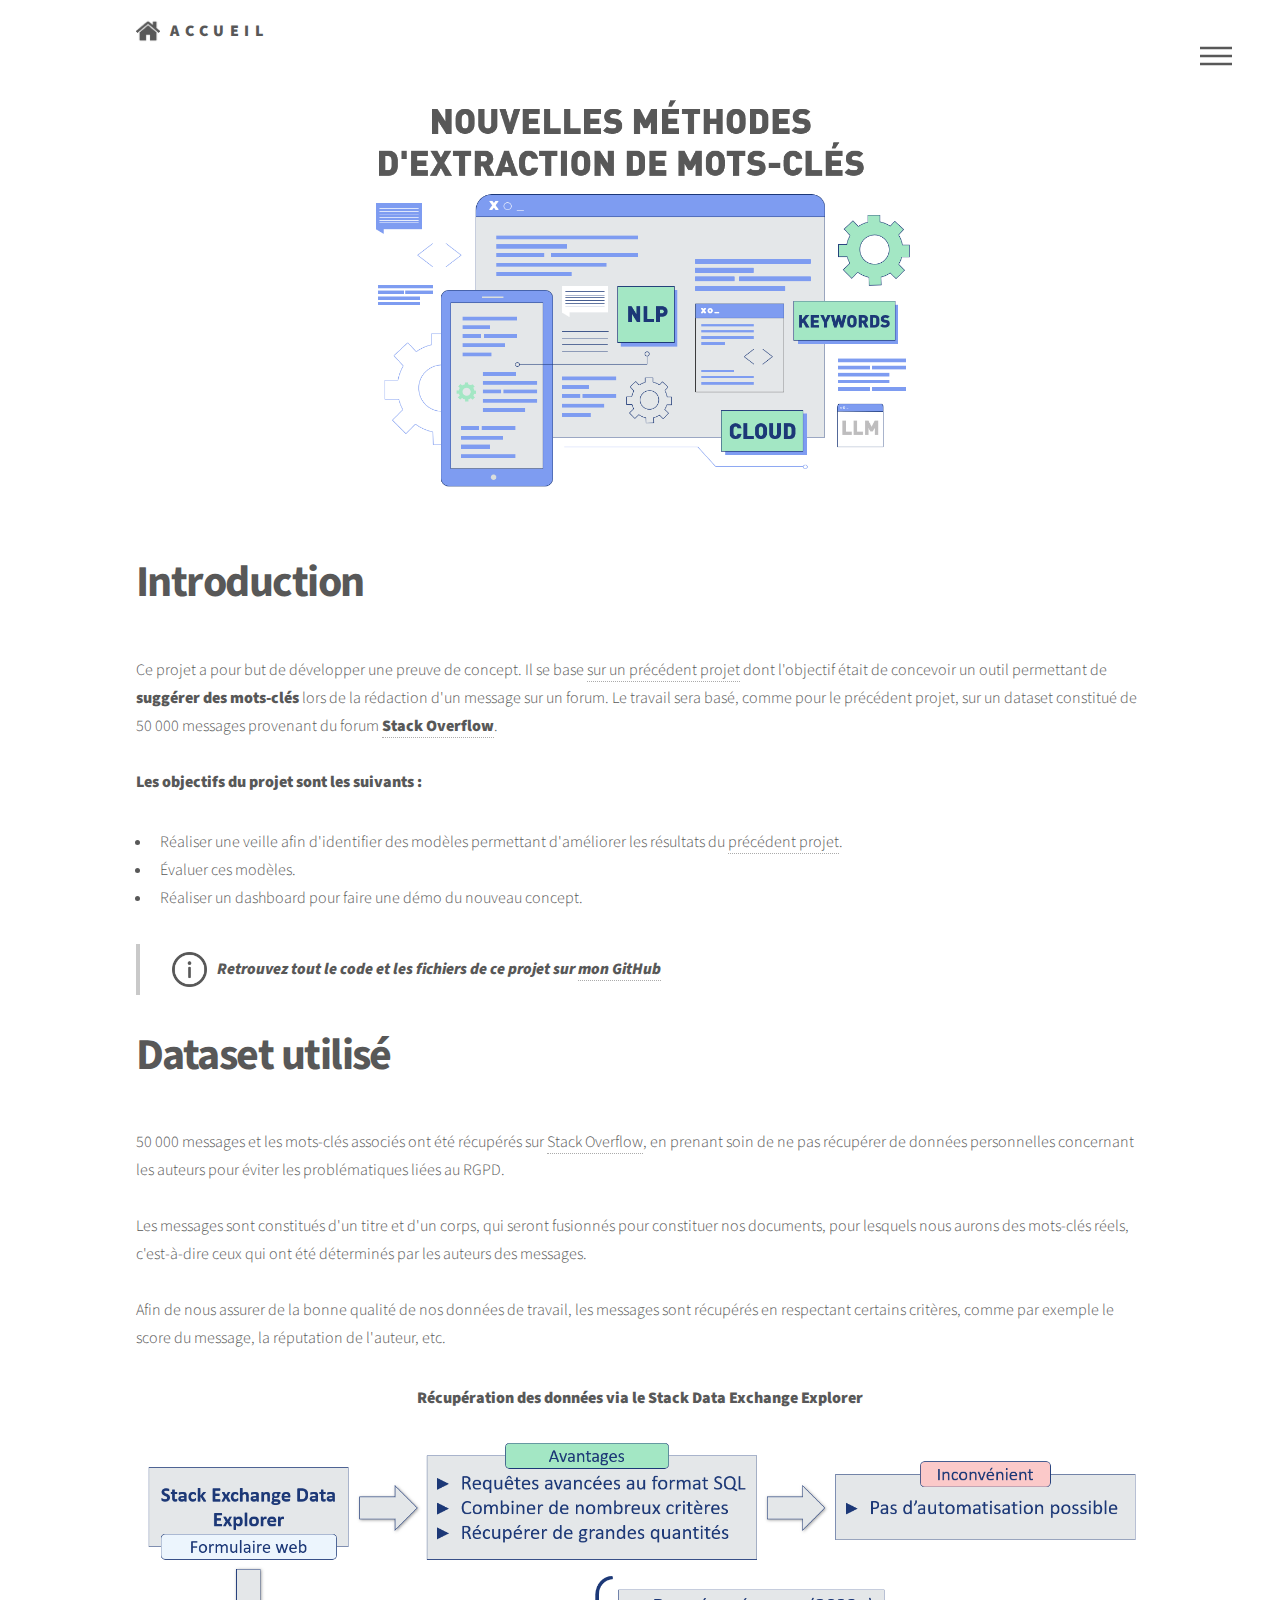
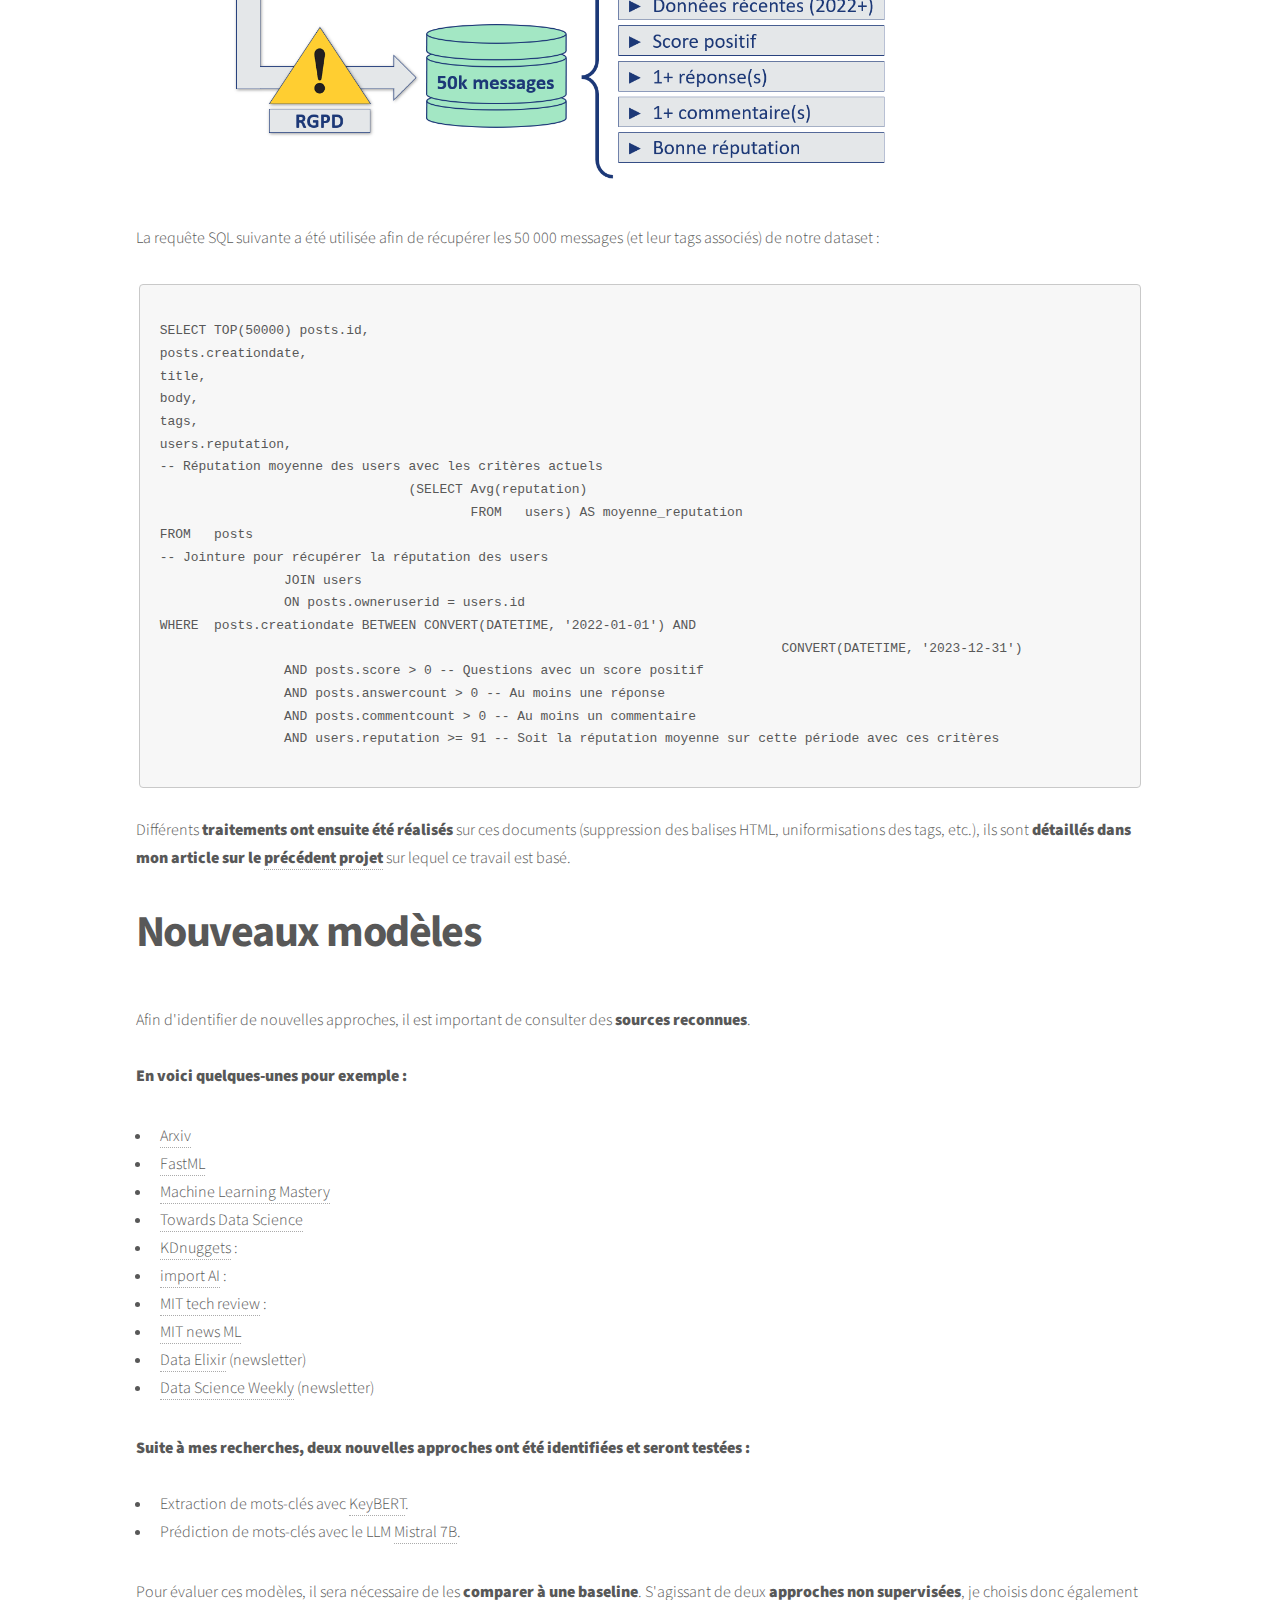
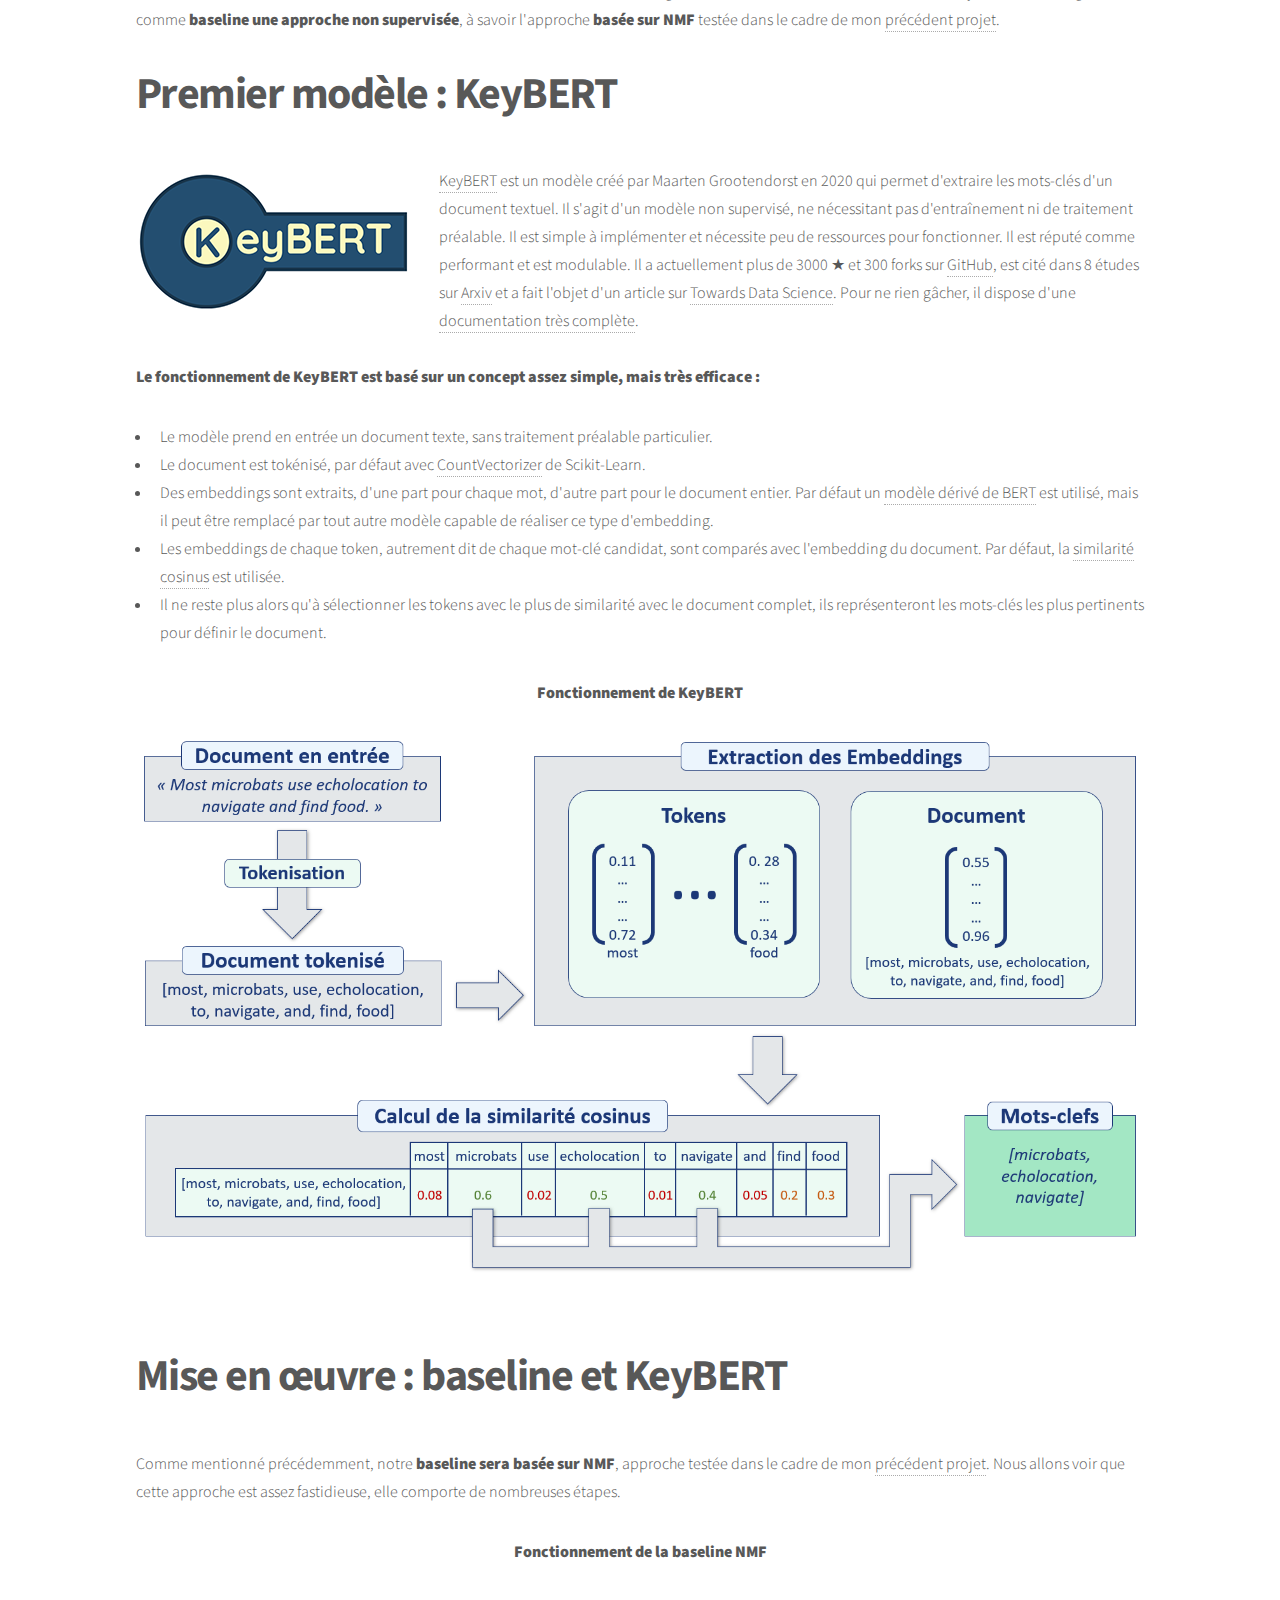
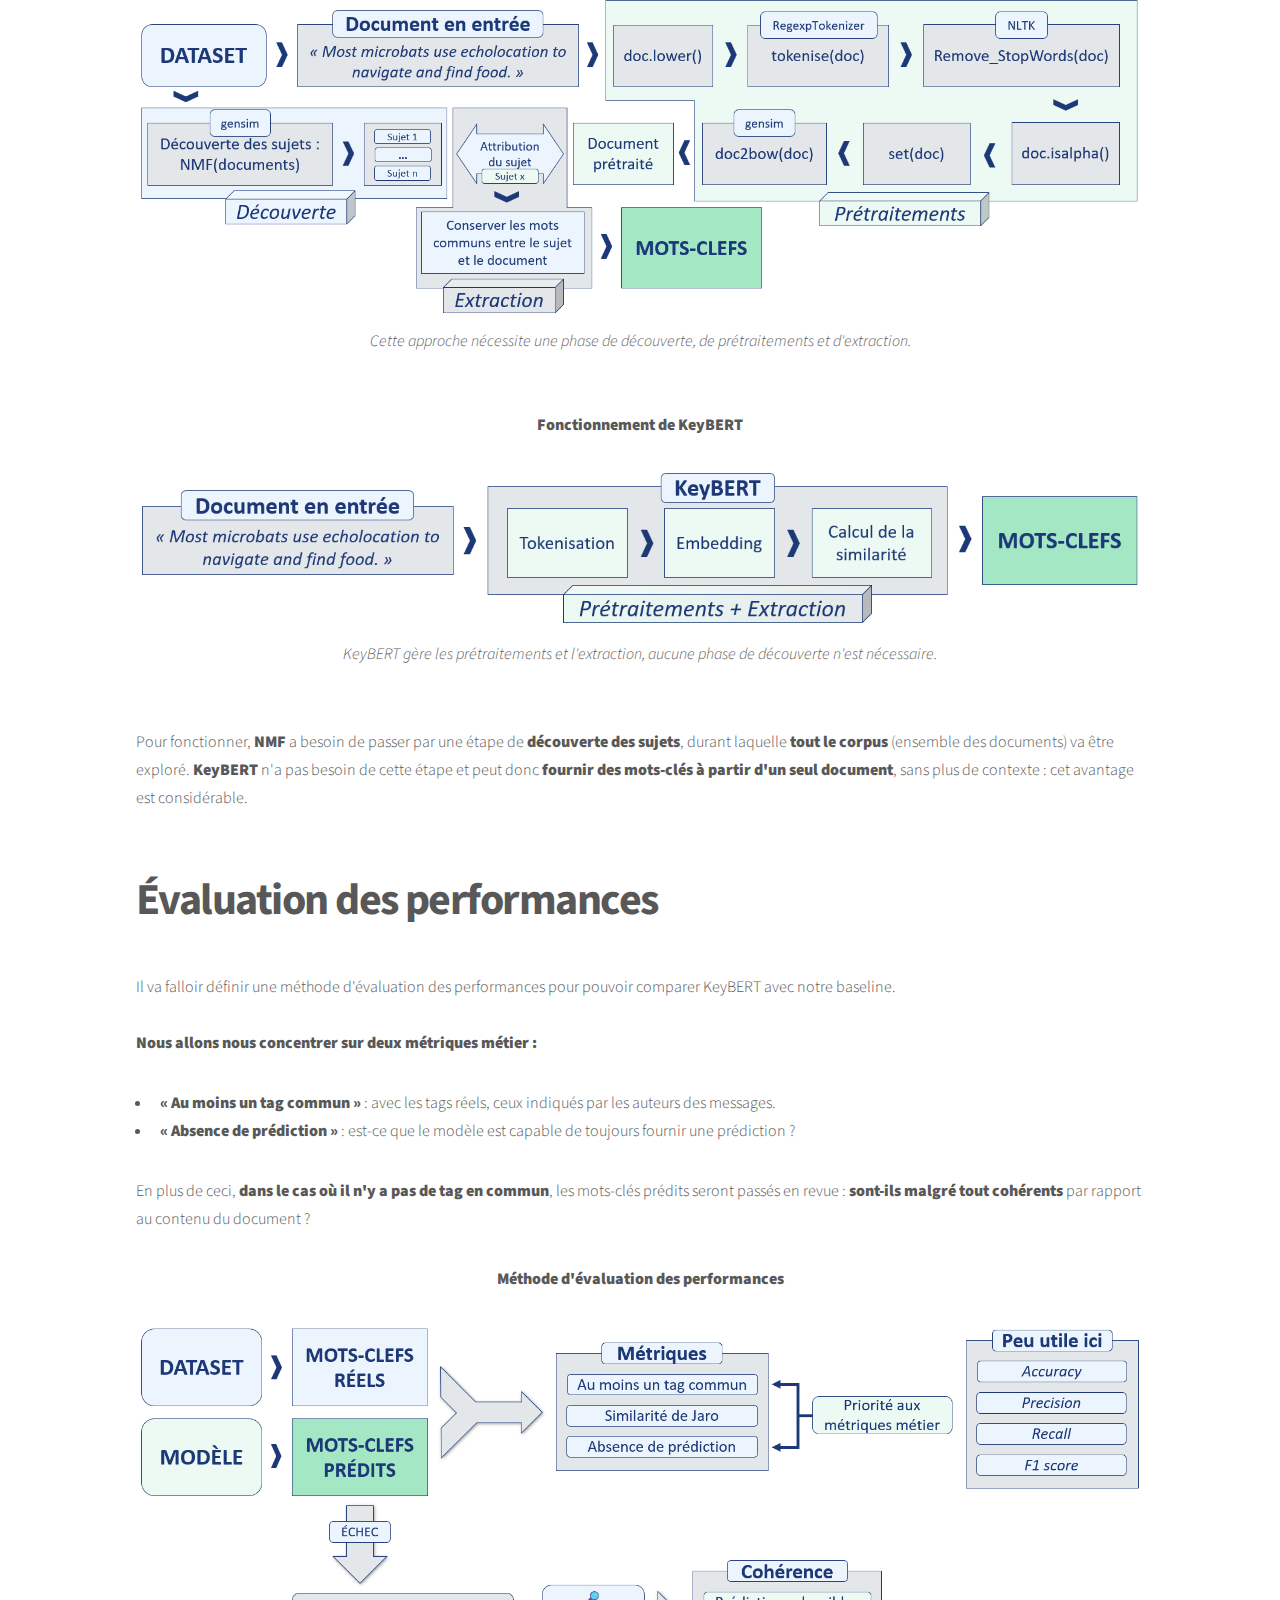
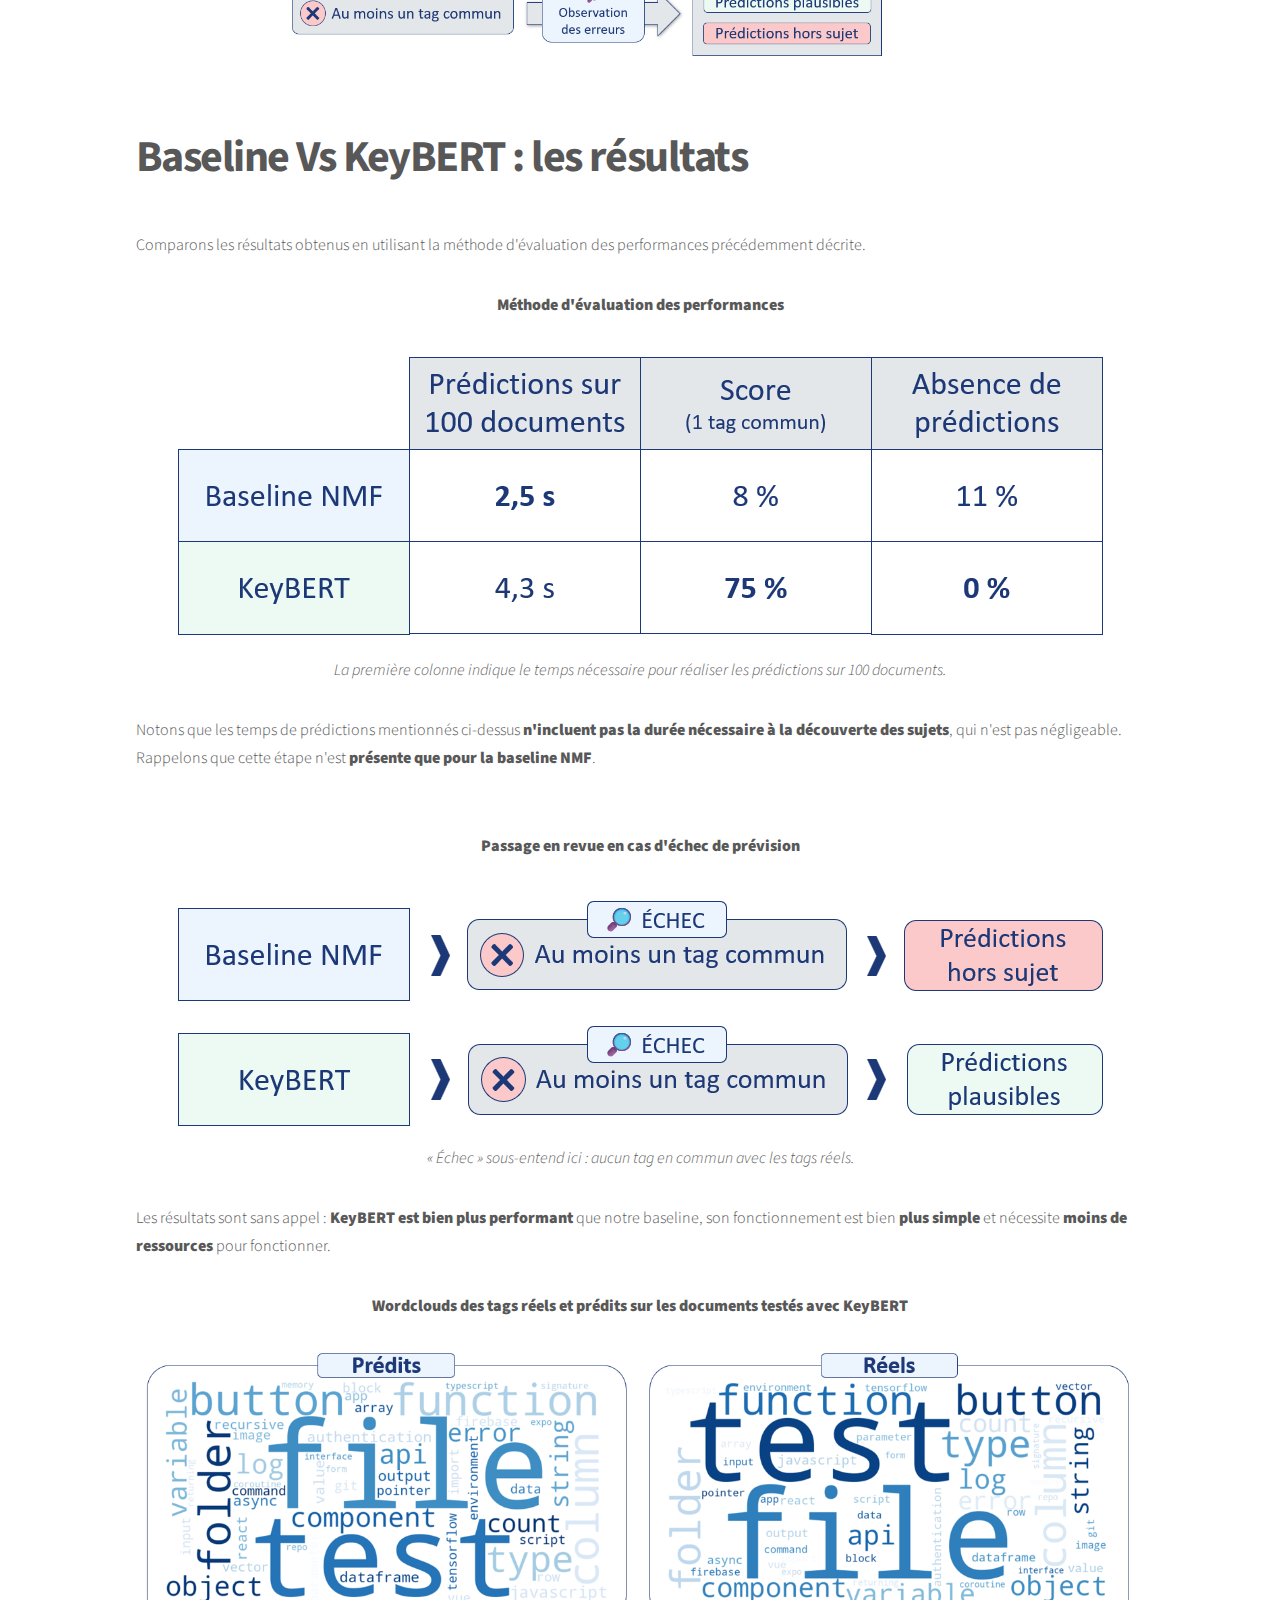
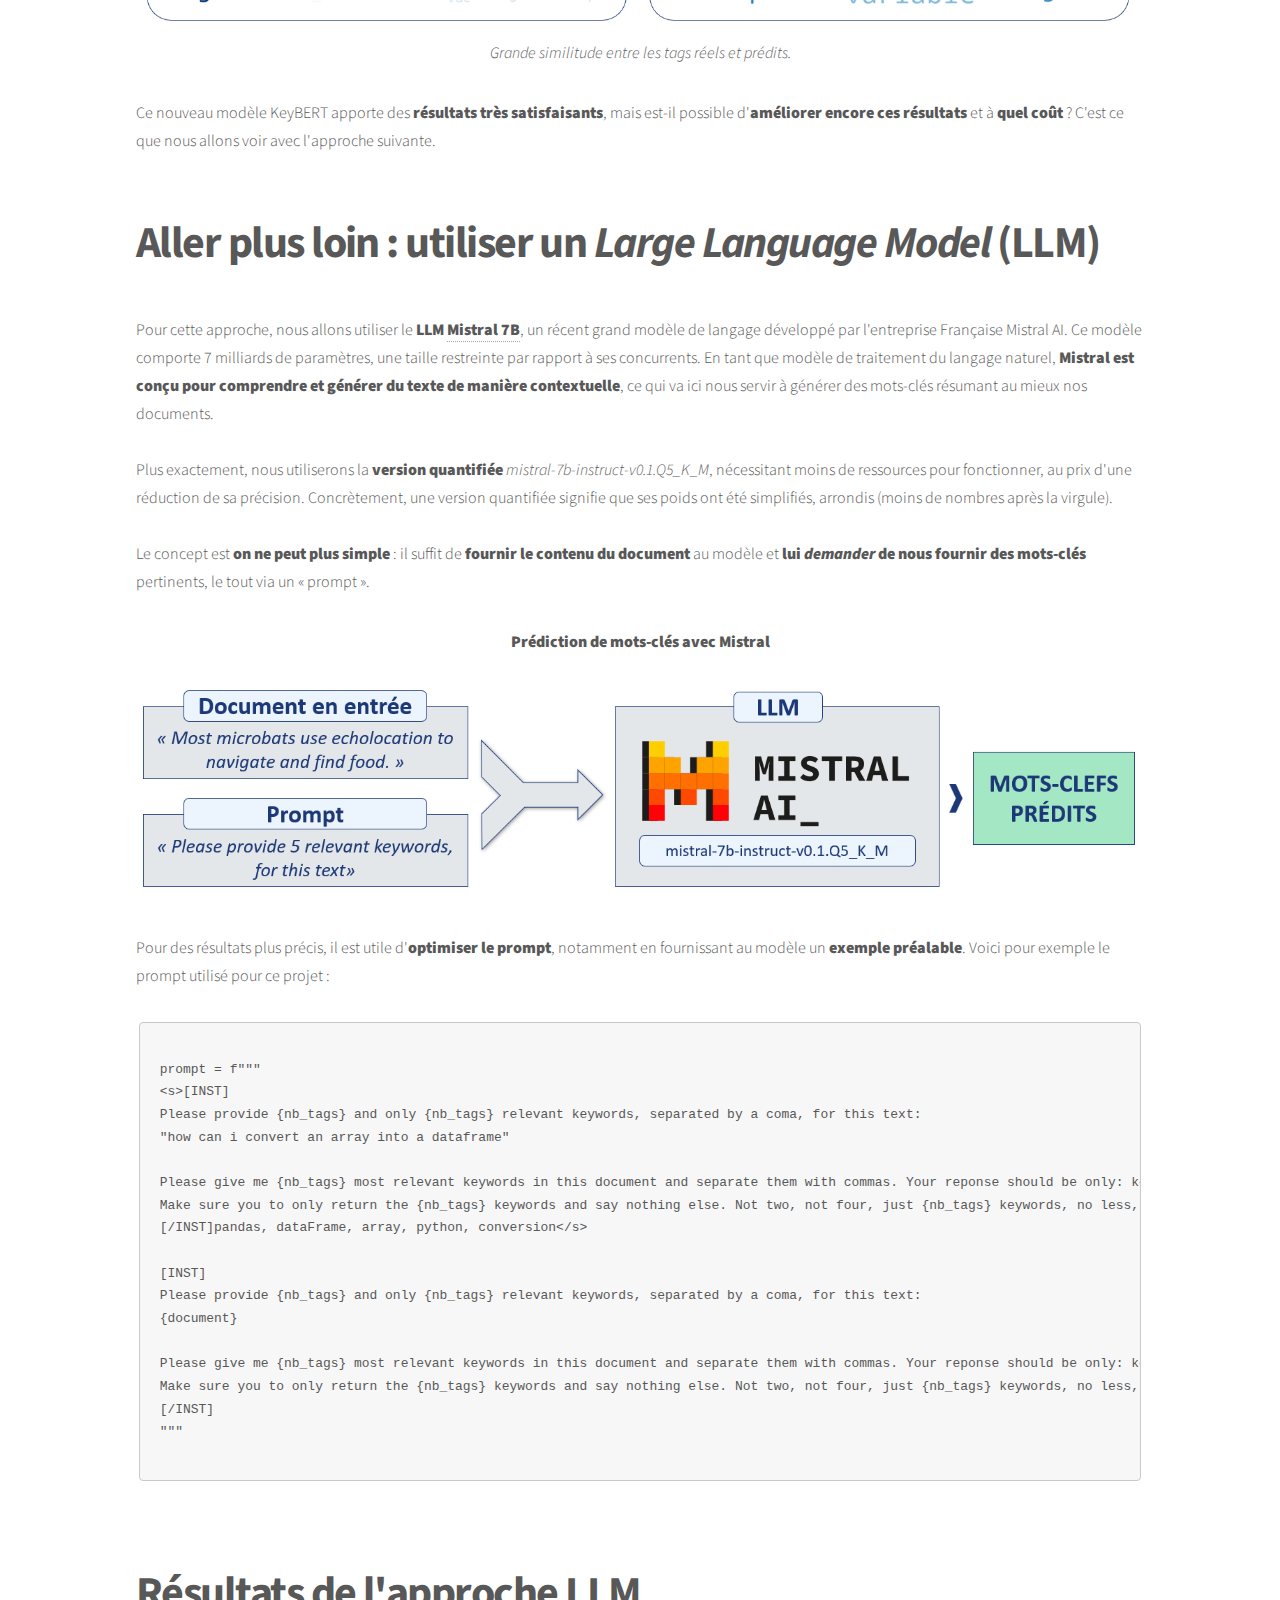
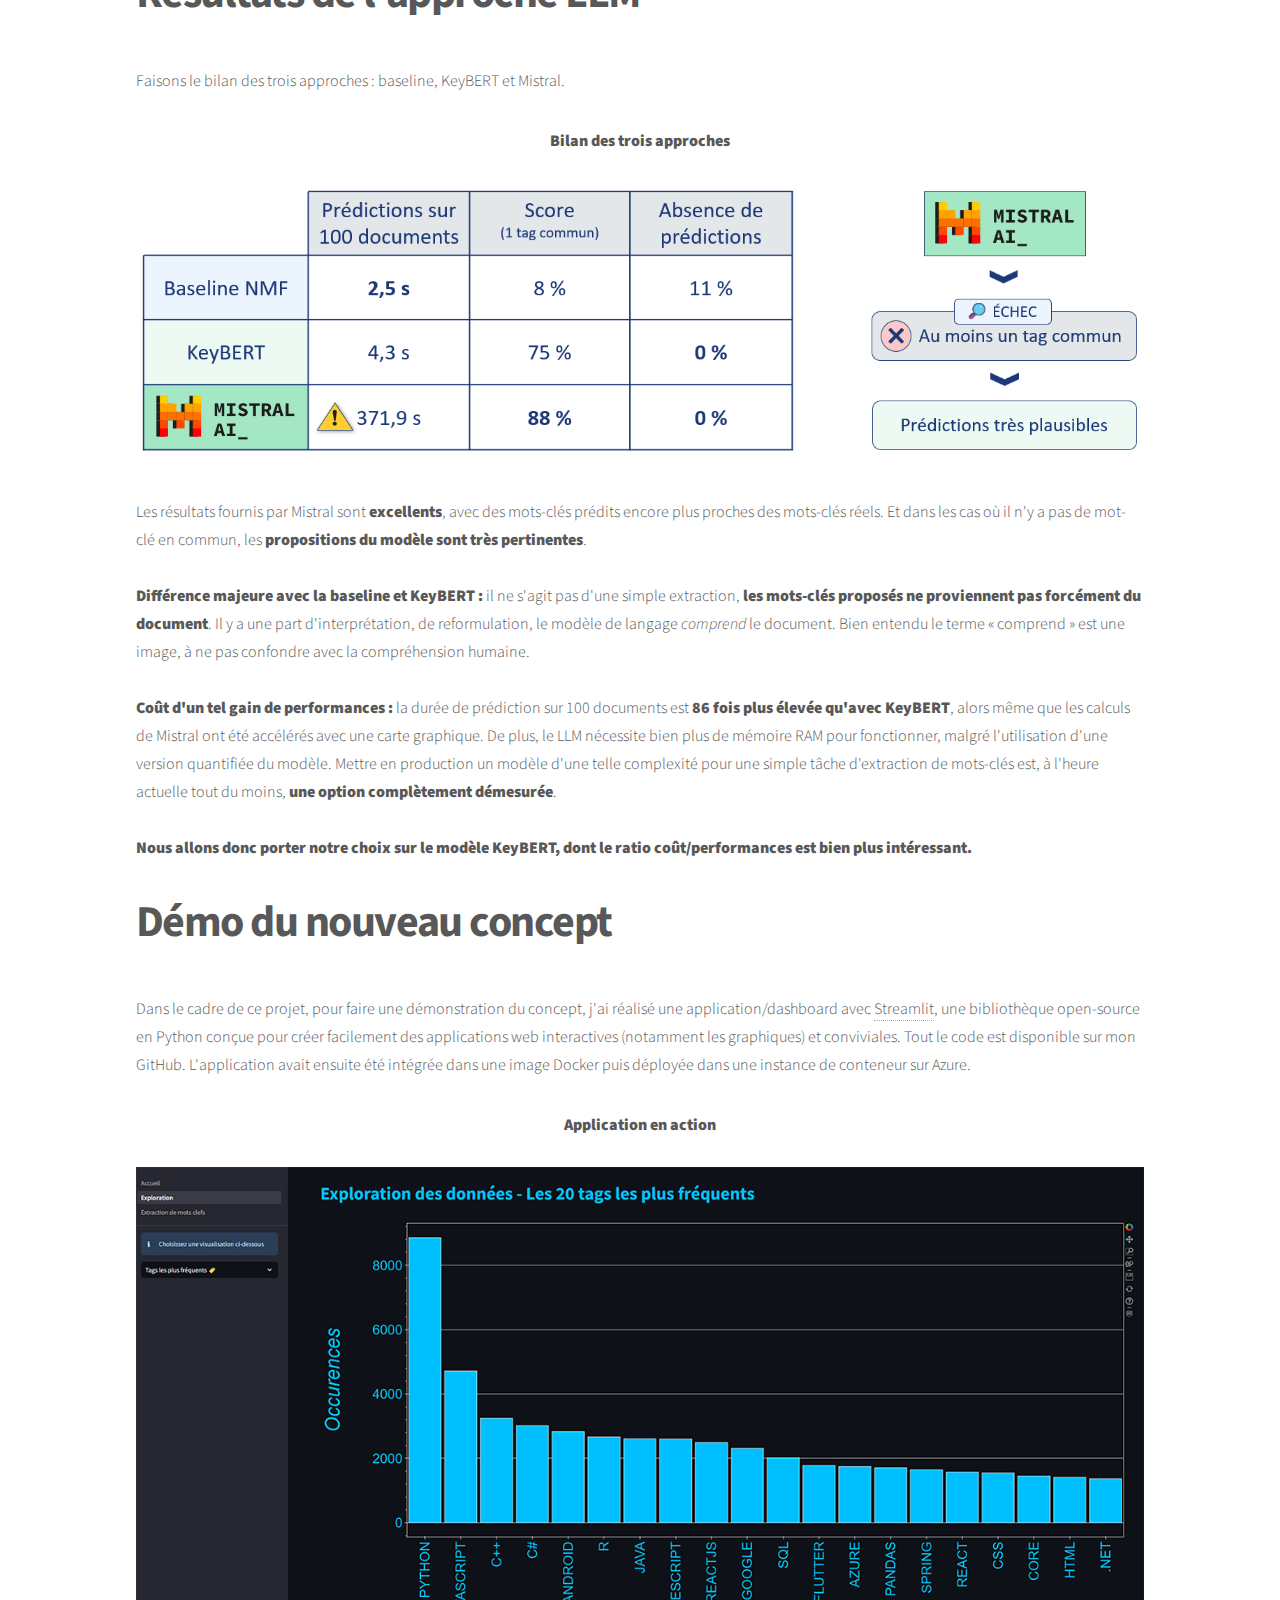
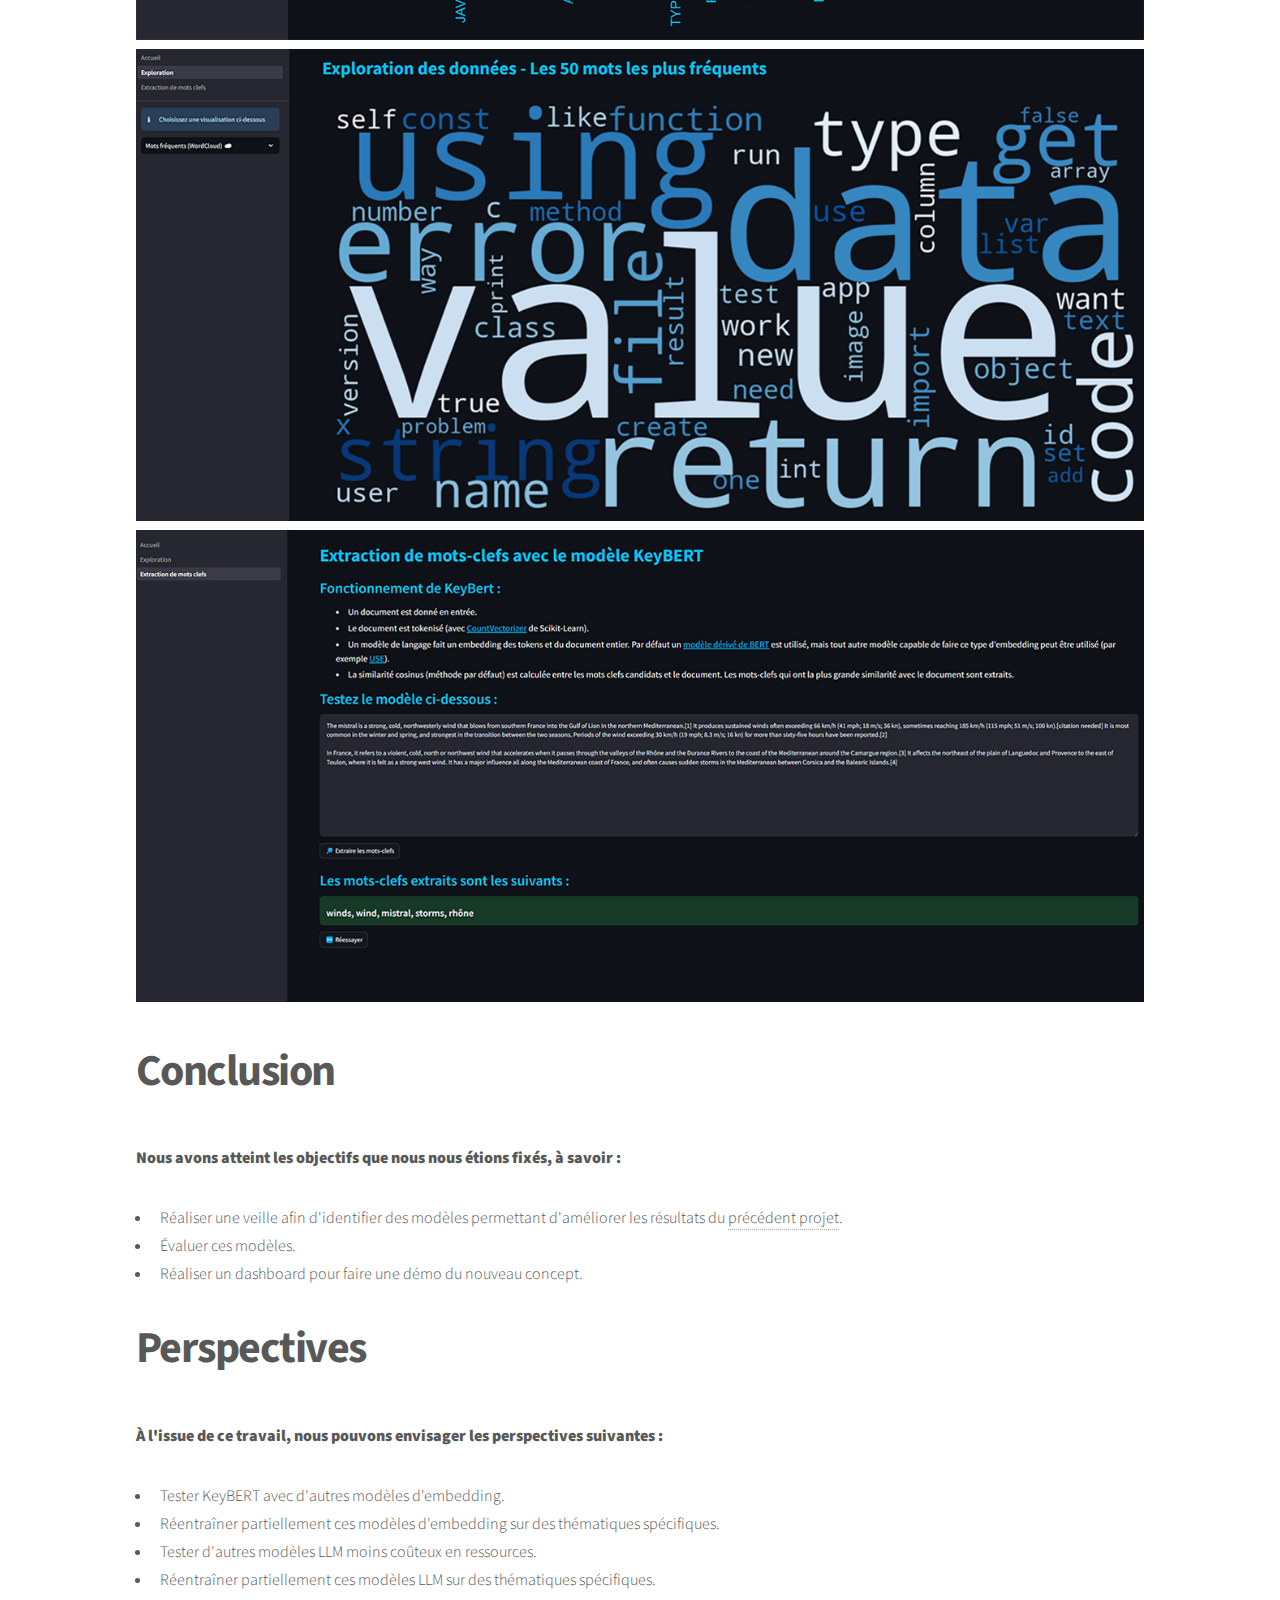
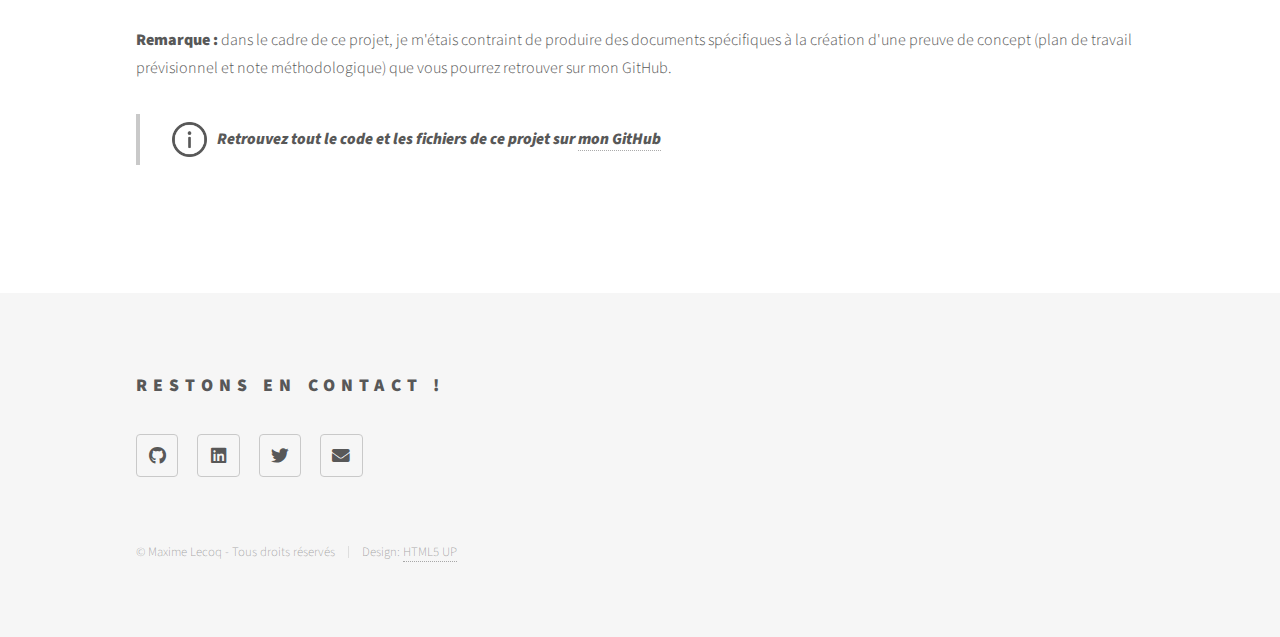
<file: 06-extraction-mots-cles.html>
<!DOCTYPE HTML>
<!--
	Phantom by HTML5 UP
	html5up.net | @ajlkn
	Free for personal and commercial use under the CCA 3.0 license (html5up.net/license)
-->
<html>
	<head>
		<title>Extraction de mots-cl&eacute;s</title>
		<meta charset="utf-8" />
		<meta name="viewport" content="width=device-width, initial-scale=1, user-scalable=no" />
		<link rel="stylesheet" href="assets/css/main.css" />
		<noscript><link rel="stylesheet" href="assets/css/noscript.css" /></noscript>
		<link rel="icon" href="images/ai-icon.ico" type="image/x-icon">
	</head>
	<body class="is-preload">
		<!-- Wrapper -->
			<div id="wrapper">

				<!-- Header -->
					<header id="header">
						<div class="inner">

							<!-- Logo -->
							<a href="index.html" class="logo">
								<span class="symbol"><img src="images/home.png" alt="" /></span><span class="title">Accueil</span>
							</a>

							<!-- Nav -->
								<nav>
									<ul>
										<li><a href="#menu">Menu</a></li>
									</ul>
								</nav>

						</div>
					</header>

				<!-- Menu -->
				<nav id="menu">
					<h2><a href="index.html">Accueil</a></h2>
					<h2><a href="00-cv.html">Mon CV</a></h2>
					<hr style="height: 1px; background-color: white;">
					<h2>Projets</h2>
					<ul>	
						<li><a href="01-preparer-des-donnees.html">Pr&eacute;parer des donn&eacute;es et mener une analyse exploratoire</a></li>
						<li><a href="02-anticiper-la-consommation.html">Pr&eacute;dire la consommation et les &eacute;missions de b&acirc;timents</a></li>
						<li><a href="03-segmenter-des-clients.html">Segmenter les clients d'un site e-commerce</a></li>
						<li><a href="04-suggestion-mots-cles.html">Suggestion automatique de mots-cl&eacute;s</a></li>
						<li><a href="05-classer-des-images.html">Identifier des races de chiens sur des photos avec TensorFlow</a></li>
						<li><a href="06-extraction-mots-cles.html">Nouvelles méthodes d'extraction de mots-cl&eacute;s</a></li>
						<li><a href="07-traitement-aws-spark.html">Extraction de features sur des donn&eacute;es massives avec Spark</a></li>
						<li><a href="08-cadrage-ia.html">R&eacute;aliser le cadrage d'un projet IA</a></li>
					</ul>
			</nav>

				<!-- Main -->
					<div id="main">
						<div class="inner">
							<span class="image main"><img src="images/06-extraction-mots-cles/01-extraction-mots-cles-titre.png" alt="Nouvelles m&eacute;thodes d'extraction de mots-cl&eacute;s" /></span>
							
							<h1>Introduction</h1>
							<p>
								Ce projet a pour but de d&eacute;velopper une preuve de concept. Il se base <a href="04-suggestion-mots-cles.html" target="_blank">sur un pr&eacute;c&eacute;dent projet</a> dont l'objectif &eacute;tait de concevoir un outil permettant de
								<b>sugg&eacute;rer des mots-cl&eacute;s</b> lors de la r&eacute;daction d'un message sur un forum. Le travail sera bas&eacute;, comme pour le pr&eacute;c&eacute;dent projet, sur un dataset constitu&eacute; de 50 000 messages
								provenant du forum <b><a href="https://stackoverflow.com/" target="_blank">Stack Overflow</a></b>.
								<br><br>


								
								<b>Les objectifs du projet sont les suivants : </b>
								<ul>
									<li>R&eacute;aliser une veille afin d'identifier des mod&egrave;les permettant d'am&eacute;liorer les r&eacute;sultats du <a href="04-suggestion-mots-cles.html" target="_blank">pr&eacute;c&eacute;dent projet</a>.</li>
									<li>&Eacute;valuer ces mod&egrave;les.</li>
									<li>R&eacute;aliser un dashboard pour faire une d&eacute;mo du nouveau concept.</li>
								</ul>


								<p>
									<blockquote>
										<img src="images/info.png" width="35" height="35"/>
										<span><b>Retrouvez tout le code et les fichiers de ce projet sur <a href="https://github.com/BiGHeaDMaX/Nouvelles-methodes-extraction-mots-cles" target="_blank">mon GitHub</a></b></span>
									</blockquote>
								</p>	

							<h1>Dataset utilis&eacute;</h1>
							<p>
								50 000 messages et les mots-cl&eacute;s associ&eacute;s ont &eacute;t&eacute; r&eacute;cup&eacute;r&eacute;s sur <a href="https://stackoverflow.com/" target="_blank">Stack Overflow</a>, en prenant soin de ne pas r&eacute;cup&eacute;rer de donn&eacute;es personnelles
								concernant les auteurs pour &eacute;viter les probl&eacute;matiques li&eacute;es au RGPD.
								<br><br>
								Les messages sont constitu&eacute;s d'un titre et d'un corps, qui seront fusionn&eacute;s pour constituer nos documents, pour lesquels nous aurons des mots-cl&eacute;s r&eacute;els,
								c'est-&agrave;-dire ceux qui ont &eacute;t&eacute; d&eacute;termin&eacute;s par les auteurs des messages.
								<br><br>
								Afin de nous assurer de la bonne qualit&eacute; de nos donn&eacute;es de travail, les messages sont r&eacute;cup&eacute;r&eacute;s en respectant certains crit&egrave;res, comme par exemple le score du message, la r&eacute;putation de l'auteur, etc.

							</p>
							<p align="center">
								<b>R&eacute;cup&eacute;ration des donn&eacute;es via le Stack Data Exchange Explorer</b><br><br>
									<img src="images/06-extraction-mots-cles/02-recup-messages.png" alt="" style="max-width: 100%; height: auto;" /><br>
							</p>

							<p>La requ&ecirc;te SQL suivante a &eacute;t&eacute; utilis&eacute;e afin de r&eacute;cup&eacute;rer les 50 000 messages (et leur tags associ&eacute;s) de notre dataset : <br></p>

							<pre><code>
SELECT TOP(50000) posts.id,
posts.creationdate,
title,
body,
tags,
users.reputation,
-- R&eacute;putation moyenne des users avec les crit&egrave;res actuels
				(SELECT Avg(reputation)
					FROM   users) AS moyenne_reputation
FROM   posts
-- Jointure pour r&eacute;cup&eacute;rer la r&eacute;putation des users
		JOIN users
		ON posts.owneruserid = users.id
WHERE  posts.creationdate BETWEEN CONVERT(DATETIME, '2022-01-01') AND
										CONVERT(DATETIME, '2023-12-31')
		AND posts.score > 0 -- Questions avec un score positif
		AND posts.answercount > 0 -- Au moins une r&eacute;ponse
		AND posts.commentcount > 0 -- Au moins un commentaire
		AND users.reputation >= 91 -- Soit la r&eacute;putation moyenne sur cette p&eacute;riode avec ces crit&egrave;res
							</code></pre>


							<p>
								Diff&eacute;rents <b>traitements ont ensuite &eacute;t&eacute; r&eacute;alis&eacute;s</b> sur ces documents (suppression des balises HTML, uniformisations des tags, etc.),
								ils sont <b>d&eacute;taill&eacute;s dans mon article sur le <a href="04-suggestion-mots-cles.html" target="_blank">pr&eacute;c&eacute;dent projet</a></b> sur lequel ce travail est bas&eacute;.
							</p>


						
							<h1>Nouveaux mod&egrave;les</h1>
							
							<p>
								Afin d'identifier de nouvelles approches, il est important de consulter des <b>sources reconnues</b>.
								<br><br>
								<b>En voici quelques-unes pour exemple : </b>
								<ul>
									<li><a href="https://arxiv.org/" target="_blank">Arxiv</a></li>
									<li><a href="https://fastml.com/" target="_blank">FastML</a></li>
									<li><a href="https://machinelearningmastery.com/" target="_blank">Machine Learning Mastery</a></li>
									<li><a href="https://towardsdatascience.com/" target="_blank">Towards Data Science</a></li>
									<li><a href="https://www.kdnuggets.com/" target="_blank">KDnuggets</a> : </li>
									<li><a href="https://jack-clark.net/" target="_blank">import AI</a> : </li>
									<li><a href="https://www.technologyreview.com/" target="_blank">MIT tech review</a> : </li>
									<li><a href="https://news.mit.edu/topic/machine-learning" target="_blank">MIT news ML</a></li>
									<li><a href="https://dataelixir.com/" target="_blank">Data Elixir</a> (newsletter)</li>
									<li><a href="https://www.datascienceweekly.org/" target="_blank">Data Science Weekly</a> (newsletter)</li>
								</ul>

								<b>Suite &agrave; mes recherches, deux nouvelles approches ont &eacute;t&eacute; identifi&eacute;es et seront test&eacute;es : <br><br></b>
								<ul>
									<li>Extraction de mots-cl&eacute;s avec <a href="https://maartengr.github.io/KeyBERT/api/keybert.html" target="_blank">KeyBERT</a>.</li>
									<li>Pr&eacute;diction de mots-cl&eacute;s avec le LLM <a href="https://mistral.ai/fr/" target="_blank">Mistral 7B</a>.</li>
								</ul>
								Pour &eacute;valuer ces mod&egrave;les, il sera n&eacute;cessaire de les <b>comparer &agrave; une baseline</b>. S'agissant de deux <b>approches non supervis&eacute;es</b>, je choisis donc &eacute;galement comme
							<b>baseline une approche non supervis&eacute;e</b>, &agrave; savoir l'approche <b>bas&eacute;e sur NMF</b> test&eacute;e dans le cadre de mon <a href="04-suggestion-mots-cles.html" target="_blank">pr&eacute;c&eacute;dent projet</a>.

							</p>

							<h1>Premier mod&egrave;le : KeyBERT</h1>
							<p>
							<span class="image left"><img src="images/06-extraction-mots-cles/03-kb-logo.png" alt="" /></span>
							<a href="https://maartengr.github.io/KeyBERT/api/keybert.html" target="_blank">KeyBERT</a> est un mod&egrave;le cr&eacute;&eacute; par Maarten Grootendorst en 2020 qui permet d'extraire les mots-cl&eacute;s d'un document textuel.
							Il s'agit d'un mod&egrave;le non supervis&eacute;, ne n&eacute;cessitant pas d'entra&icirc;nement ni de traitement pr&eacute;alable. Il est simple &agrave; impl&eacute;menter et n&eacute;cessite peu de ressources pour fonctionner.
							Il est r&eacute;put&eacute; comme performant et est modulable. Il a actuellement plus de 3000 &#9733; et 300 forks sur <a href="https://github.com/MaartenGr/keyBERT" target="_blank">GitHub</a>,
							est cit&eacute; dans 8 &eacute;tudes sur <a href="https://arxiv.org/search/?query=keybert&searchtype=all&source=header" target="_blank">Arxiv</a>
							et a fait l'objet d'un article sur <a href="https://towardsdatascience.com/keyword-extraction-with-bert-724efca412ea" target="_blank">Towards Data Science</a>.
							Pour ne rien g&acirc;cher, il dispose d'une <a href="https://maartengr.github.io/KeyBERT/api/keybert.html" target="_blank">documentation tr&egrave;s compl&egrave;te</a>.
							<br><br>
							<b>Le fonctionnement de KeyBERT est bas&eacute; sur un concept assez simple, mais tr&egrave;s efficace :</b>
							<ul>
								<li>Le mod&egrave;le prend en entr&eacute;e un document texte, sans traitement pr&eacute;alable particulier.</li>
								<li>Le document est tok&eacute;nis&eacute;, par d&eacute;faut avec <a href="https://scikit-learn.org/stable/modules/generated/sklearn.feature_extraction.text.CountVectorizer.html" target="_blank">CountVectorizer</a> de Scikit-Learn.</li>
								<li>Des embeddings sont extraits, d'une part pour chaque mot, d'autre part pour le document entier.
									Par d&eacute;faut un <a href="https://huggingface.co/sentence-transformers/all-MiniLM-L6-v2" target="_blank">mod&egrave;le d&eacute;riv&eacute; de BERT</a> est utilis&eacute;, mais il peut &ecirc;tre remplac&eacute; par tout autre mod&egrave;le
								capable de r&eacute;aliser ce type d'embedding.</li>
								<li>Les embeddings de chaque token, autrement dit de chaque mot-cl&eacute; candidat, sont compar&eacute;s avec l'embedding du document.
									Par d&eacute;faut, la <a href="https://fr.wikipedia.org/wiki/Similarit%C3%A9_cosinus" target="_blank">similarit&eacute; cosinus</a> est utilis&eacute;e.</li>
								<li>Il ne reste plus alors qu'&agrave; s&eacute;lectionner les tokens avec le plus de similarit&eacute; avec le document complet, ils repr&eacute;senteront les mots-cl&eacute;s les plus pertinents pour d&eacute;finir le document.</li>
							</ul>
							</p>
							<p align="center">
								<b>Fonctionnement de KeyBERT</b><br><br>
									<img src="images/06-extraction-mots-cles/04-keybert-fonctionnement.png" alt="" style="max-width: 100%; height: auto;" /><br>
							</p>
							<br>
							<h1>Mise en &oelig;uvre : baseline et KeyBERT</h1>
							<p>
								Comme mentionn&eacute; pr&eacute;c&eacute;demment, notre <b>baseline sera bas&eacute;e sur NMF</b>, approche test&eacute;e dans le cadre de mon <a href="04-suggestion-mots-cles.html" target="_blank">pr&eacute;c&eacute;dent projet</a>.
								Nous allons voir que cette approche est assez fastidieuse, elle comporte de nombreuses &eacute;tapes.
							</p>
							<p align="center">
								<b>Fonctionnement de la baseline NMF</b><br><br>
									<img src="images/06-extraction-mots-cles/05-baseline-fonctionnement.png" alt="" style="max-width: 100%; height: auto;" /><br>
									<i>Cette approche n&eacute;cessite une phase de d&eacute;couverte, de pr&eacute;traitements et d'extraction.</i>
									<br><br><br>
								<b>Fonctionnement de KeyBERT</b><br><br>
									<img src="images/06-extraction-mots-cles/06-keybert-fonctionnement-simp.png" alt="" style="max-width: 100%; height: auto;" /><br>
									<i>KeyBERT g&egrave;re les pr&eacute;traitements et l'extraction, aucune phase de d&eacute;couverte n'est n&eacute;cessaire.</i>
							</p>
							<br>
							<p>
								Pour fonctionner, <b>NMF</b> a besoin de passer par une &eacute;tape de <b>d&eacute;couverte des sujets</b>, durant laquelle <b>tout le corpus</b> (ensemble des documents) va &ecirc;tre explor&eacute;.
								<b>KeyBERT</b> n'a pas besoin de cette &eacute;tape et peut donc <b>fournir des mots-cl&eacute;s &agrave; partir d'un seul document</b>, sans plus de contexte : cet avantage est consid&eacute;rable.
							</p>
							<br>
							<h1>&Eacute;valuation des performances</h1>
							<p>
								Il va falloir d&eacute;finir une m&eacute;thode d'&eacute;valuation des performances pour pouvoir comparer KeyBERT avec notre baseline.
								<br><br>
								<b>Nous allons nous concentrer sur deux m&eacute;triques m&eacute;tier : </b><br>
								<ul>
									<li><b>&laquo; Au moins un tag commun &raquo; </b>: avec les tags r&eacute;els, ceux indiqu&eacute;s par les auteurs des messages.</li>
									<li><b>&laquo; Absence de pr&eacute;diction &raquo; </b>: est-ce que le mod&egrave;le est capable de toujours fournir une pr&eacute;diction ?</li>
								</ul>
								En plus de ceci, <b>dans le cas o&ugrave; il n'y a pas de tag en commun</b>, les mots-cl&eacute;s pr&eacute;dits seront pass&eacute;s en revue : <b>sont-ils malgr&eacute; tout coh&eacute;rents</b> par rapport au contenu du document ?

							</p>
							<p align="center">
								<b>M&eacute;thode d'&eacute;valuation des performances</b><br><br>
									<img src="images/06-extraction-mots-cles/07-eval-perf.png" alt="" style="max-width: 100%; height: auto;" /><br>
							</p>
							<br>
							<h1>Baseline Vs KeyBERT : les r&eacute;sultats</h1>

							<p>
								Comparons les r&eacute;sultats obtenus en utilisant la m&eacute;thode d'&eacute;valuation des performances pr&eacute;c&eacute;demment d&eacute;crite.
							</p>
							<p align="center">
								<b>M&eacute;thode d'&eacute;valuation des performances</b><br><br>
									<img src="images/06-extraction-mots-cles/08-eval-kb-tab.png" alt="" style="max-width: 100%; height: auto;" /><br>
									<i>La premi&egrave;re colonne indique le temps n&eacute;cessaire pour r&eacute;aliser les pr&eacute;dictions sur 100 documents.</i>
							</p>
							<p>
								Notons que les temps de pr&eacute;dictions mentionn&eacute;s ci-dessus <b>n'incluent pas la dur&eacute;e n&eacute;cessaire &agrave; la d&eacute;couverte des sujets</b>, qui n'est pas n&eacute;gligeable. Rappelons que cette &eacute;tape n'est <b>pr&eacute;sente que pour la baseline NMF</b>.
							</p>
							<br>
							<p align="center">
								<b>Passage en revue en cas d'&eacute;chec de pr&eacute;vision</b><br><br>
									<img src="images/06-extraction-mots-cles/09-eval-fail-nmf-kb.png" alt="" style="max-width: 100%; height: auto;" /><br>
									<i>&laquo; &Eacute;chec &raquo; sous-entend ici : aucun tag en commun avec les tags r&eacute;els.</i>
							</p>
							<p>
								Les r&eacute;sultats sont sans appel : <b>KeyBERT est bien plus performant</b> que notre baseline, son fonctionnement est bien <b>plus simple</b> et n&eacute;cessite <b>moins de ressources</b> pour fonctionner.
							</p>
							<p align="center">
								<b>Wordclouds des tags r&eacute;els et pr&eacute;dits sur les documents test&eacute;s avec KeyBERT</b><br><br>
									<img src="images/06-extraction-mots-cles/10-comparo-wordclouds.png" alt="" style="max-width: 100%; height: auto;" /><br>
									<i>Grande similitude entre les tags r&eacute;els et pr&eacute;dits.</i>
							</p>
							<p>
								Ce nouveau mod&egrave;le KeyBERT apporte des <b>r&eacute;sultats tr&egrave;s satisfaisants</b>, mais est-il possible d'<b>am&eacute;liorer encore ces r&eacute;sultats</b> et &agrave; <b>quel co&ucirc;t</b> ? C'est ce que nous allons voir avec l'approche suivante.
							</p>
							<br>
							<h1>Aller plus loin : utiliser un <i>Large Language Model</i> (LLM)</h1>
							<p>
								Pour cette approche, nous allons utiliser le <b>LLM <a href="https://mistral.ai/fr/" target="_blank">Mistral 7B</a></b>, un r&eacute;cent grand mod&egrave;le de langage d&eacute;velopp&eacute; par l'entreprise Fran&ccedil;aise Mistral AI.
								Ce mod&egrave;le comporte 7 milliards de param&egrave;tres, une taille restreinte par rapport &agrave; ses concurrents.
								En tant que mod&egrave;le de traitement du langage naturel, <b>Mistral est con&ccedil;u pour comprendre et g&eacute;n&eacute;rer du texte de mani&egrave;re contextuelle</b>, ce qui va ici nous servir &agrave; g&eacute;n&eacute;rer des mots-cl&eacute;s r&eacute;sumant au mieux nos documents.
								<br><br>
								Plus exactement, nous utiliserons la <b>version quantifi&eacute;e</b> <i>mistral-7b-instruct-v0.1.Q5_K_M</i>, n&eacute;cessitant moins de ressources pour fonctionner, au prix d'une r&eacute;duction de sa pr&eacute;cision.
								Concr&egrave;tement, une version quantifi&eacute;e signifie que ses poids ont &eacute;t&eacute; simplifi&eacute;s, arrondis (moins de nombres apr&egrave;s la virgule).
								<br><br>
								Le concept est <b>on ne peut plus simple</b> : il suffit de <b>fournir le contenu du document</b> au mod&egrave;le et <b>lui <i>demander</i> de nous fournir des mots-cl&eacute;s</b> pertinents, le tout via un &laquo; prompt &raquo;.
							</p>
							<p align="center">
								<b>Prédiction de mots-cl&eacute;s avec Mistral</b><br><br>
									<img src="images/06-extraction-mots-cles/11-concept-mistral.png" alt="" style="max-width: 100%; height: auto;" /><br>
							</p>						
							<p>
								Pour des r&eacute;sultats plus pr&eacute;cis, il est utile d'<b>optimiser le prompt</b>, notamment en fournissant au mod&egrave;le un <b>exemple pr&eacute;alable</b>. Voici pour exemple le prompt utilis&eacute; pour ce projet :
							</p>
							<pre><code>
prompt = f"""
&lt;s&gt;[INST]
Please provide {nb_tags} and only {nb_tags} relevant keywords, separated by a coma, for this text:
"how can i convert an array into a dataframe"

Please give me {nb_tags} most relevant keywords in this document and separate them with commas. Your reponse should be only: keyword 1, keyword 2, keyword 3, keyword 4, keyword 5
Make sure you to only return the {nb_tags} keywords and say nothing else. Not two, not four, just {nb_tags} keywords, no less, no more.
[/INST]pandas, dataFrame, array, python, conversion&lt;/s&gt;

[INST]
Please provide {nb_tags} and only {nb_tags} relevant keywords, separated by a coma, for this text:
{document}

Please give me {nb_tags} most relevant keywords in this document and separate them with commas. Your reponse should be only: keyword 1, keyword 2, keyword 3, keyword 4, keyword 5
Make sure you to only return the {nb_tags} keywords and say nothing else. Not two, not four, just {nb_tags} keywords, no less, no more.
[/INST]
"""
							</code></pre>
							<br><br>
							<h1>R&eacute;sultats de l'approche LLM</h1>
							<p>
								Faisons le bilan des trois approches : baseline, KeyBERT et Mistral.
							</p>
							<p align="center">
								<b>Bilan des trois approches</b><br><br>
									<img src="images/06-extraction-mots-cles/12-results-mistral.png" alt="" style="max-width: 100%; height: auto;" /><br>
							</p>
							<p>
								Les r&eacute;sultats fournis par Mistral sont <b>excellents</b>, avec des mots-cl&eacute;s pr&eacute;dits encore plus proches des mots-cl&eacute;s r&eacute;els.
								Et dans les cas o&ugrave; il n'y a pas de mot-cl&eacute; en commun, les <b>propositions du mod&egrave;le sont tr&egrave;s pertinentes</b>.
								<br><br>
								<b>Diff&eacute;rence majeure avec la baseline et KeyBERT : </b>il ne s'agit pas d'une simple extraction, <b>les mots-cl&eacute;s propos&eacute;s ne proviennent pas forc&eacute;ment du document</b>.
								Il y a une part d'interpr&eacute;tation, de reformulation, le mod&egrave;le de langage <i>comprend</i> le document.
								Bien entendu le terme &laquo; comprend &raquo; est une image, &agrave; ne pas confondre avec la compr&eacute;hension humaine.
								<br><br>
								<b>Co&ucirc;t d'un tel gain de performances : </b>la dur&eacute;e de pr&eacute;diction sur 100 documents est <b>86 fois plus &eacute;lev&eacute;e qu'avec KeyBERT</b>, alors m&ecirc;me que les calculs de Mistral ont &eacute;t&eacute; acc&eacute;l&eacute;r&eacute;s avec une carte graphique.
								De plus, le LLM n&eacute;cessite bien plus de m&eacute;moire RAM pour fonctionner, malgr&eacute; l'utilisation d'une version quantifi&eacute;e du mod&egrave;le.
								Mettre en production un mod&egrave;le d'une telle complexit&eacute; pour une simple t&acirc;che d'extraction de mots-cl&eacute;s est, &agrave; l'heure actuelle tout du moins, <b>une option compl&egrave;tement d&eacute;mesur&eacute;e</b>.
								<br><br>
								<b>Nous allons donc porter notre choix sur le mod&egrave;le KeyBERT, dont le ratio co&ucirc;t/performances est bien plus int&eacute;ressant.</b>
							</p>

								<h1>D&eacute;mo du nouveau concept</h1>

								<p>
									Dans le cadre de ce projet, pour faire une d&eacute;monstration du concept, j'ai r&eacute;alis&eacute; une application/dashboard avec <a href="https://streamlit.io/" target="_blank">Streamlit</a>,
									une biblioth&egrave;que open-source en Python con&ccedil;ue pour cr&eacute;er facilement des applications web interactives (notamment les graphiques) et conviviales.
									Tout le code est disponible sur mon GitHub.
									L'application avait ensuite &eacute;t&eacute; int&eacute;gr&eacute;e dans une image Docker puis d&eacute;ploy&eacute;e dans une instance de conteneur sur Azure.
								</p>
								<p align="center">
									<b>Application en action</b><br><br>
										<img src="images/06-extraction-mots-cles/13-app-screen-1.png" alt="" style="max-width: 100%; height: auto;" /><br>
										<img src="images/06-extraction-mots-cles/14-app-screen-2.png" alt="" style="max-width: 100%; height: auto;" /><br>
										<img src="images/06-extraction-mots-cles/15-app-screen-3.png" alt="" style="max-width: 100%; height: auto;" /><br>
								</p>

								<h1>Conclusion</h1>

								<p>
									<b>Nous avons atteint les objectifs que nous nous &eacute;tions fix&eacute;s, &agrave; savoir : </b>
									<ul>
										<li>R&eacute;aliser une veille afin d'identifier des mod&egrave;les permettant d'am&eacute;liorer les r&eacute;sultats du <a href="04-suggestion-mots-cles.html" target="_blank">pr&eacute;c&eacute;dent projet</a>.</li>
										<li>&Eacute;valuer ces mod&egrave;les.</li>
										<li>R&eacute;aliser un dashboard pour faire une d&eacute;mo du nouveau concept.</li>
									</ul>
								</p>
	
								<h1>Perspectives</h1>
	
								<p>
									<b>&Agrave; l'issue de ce travail, nous pouvons envisager les perspectives suivantes : </b>
									<ul>
										<li>Tester KeyBERT avec d'autres mod&egrave;les d'embedding.</li>
										<li>R&eacute;entra&icirc;ner partiellement ces mod&egrave;les d'embedding sur des th&eacute;matiques sp&eacute;cifiques.</li>
										<li>Tester d'autres mod&egrave;les LLM moins co&ucirc;teux en ressources.</li>
										<li>R&eacute;entra&icirc;ner partiellement ces mod&egrave;les LLM sur des th&eacute;matiques sp&eacute;cifiques.</li>
									</ul>

									<b>Remarque : </b>dans le cadre de ce projet, je m'&eacute;tais contraint de produire des documents sp&eacute;cifiques &agrave; la cr&eacute;ation d'une preuve de concept (plan de travail pr&eacute;visionnel et note m&eacute;thodologique)
									que vous pourrez retrouver sur mon GitHub.
	
								</p>
	
							<p>
								<blockquote>
									<img src="images/info.png" width="35" height="35"/>
									<span><b>Retrouvez tout le code et les fichiers de ce projet sur <a href="https://github.com/BiGHeaDMaX/Nouvelles-methodes-extraction-mots-cles" target="_blank">mon GitHub</a></b></span>
								</blockquote>
							</p>
						
						</div>
					</div>

				<!-- Footer -->
				<footer id="footer">
					<div class="inner">

						<section>
							<h2>Restons en contact !</h2>
							<ul class="icons">
								<li><a href="https://github.com/BiGHeaDMaX" class="icon brands style2 fa-github" target="blank"><span class="label">GitHub</span></a></li>
								<li><a href="https://www.linkedin.com/in/maximelecoq/" class="icon brands style2 fa-linkedin" target="blank"><span class="label">Linkedin</span></a></li>
								<li><a href="https://twitter.com/BiGHeaDMaX" class="icon brands style2 fa-twitter" target="blank"><span class="label">Twitter</span></a></li>
								<li><a href="mailto:%6Da%78i%6De&period;l%65%63%6Fq&commat;h%6F%74%6Da%69%6C&period;%63o%6D" class="icon solid style2 fa-envelope"><span class="label" target="blank">Email</span></a></li>
							</ul>
						</section>
						<ul class="copyright">
							<li>&copy; Maxime Lecoq - Tous droits r&eacute;serv&eacute;s</li><li>Design: <a href="http://html5up.net" target="blank">HTML5 UP</a></li>
						</ul>
					</div>
				</footer>

			</div>

		<!-- Scripts -->
			<script src="assets/js/jquery.min.js"></script>
			<script src="assets/js/browser.min.js"></script>
			<script src="assets/js/breakpoints.min.js"></script>
			<script src="assets/js/util.js"></script>
			<script src="assets/js/main.js"></script>

	</body>
</html>
</file>
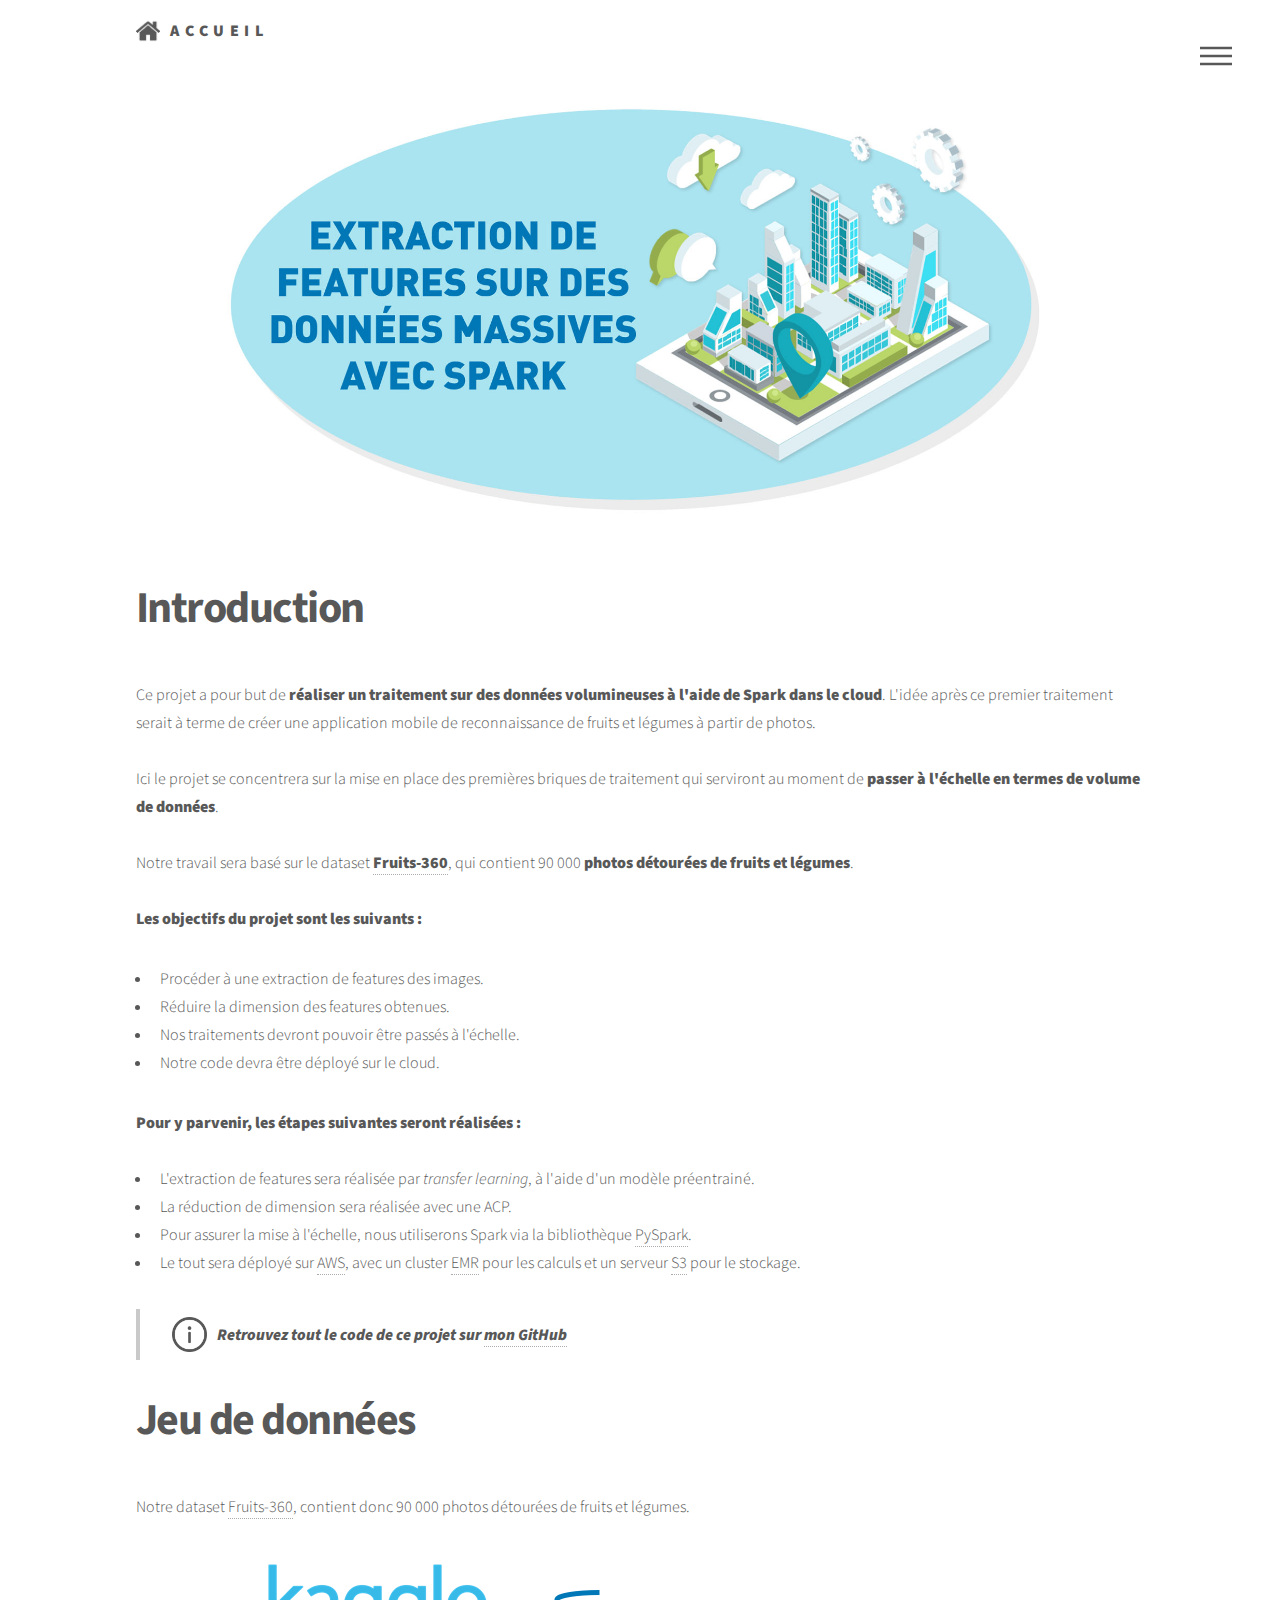
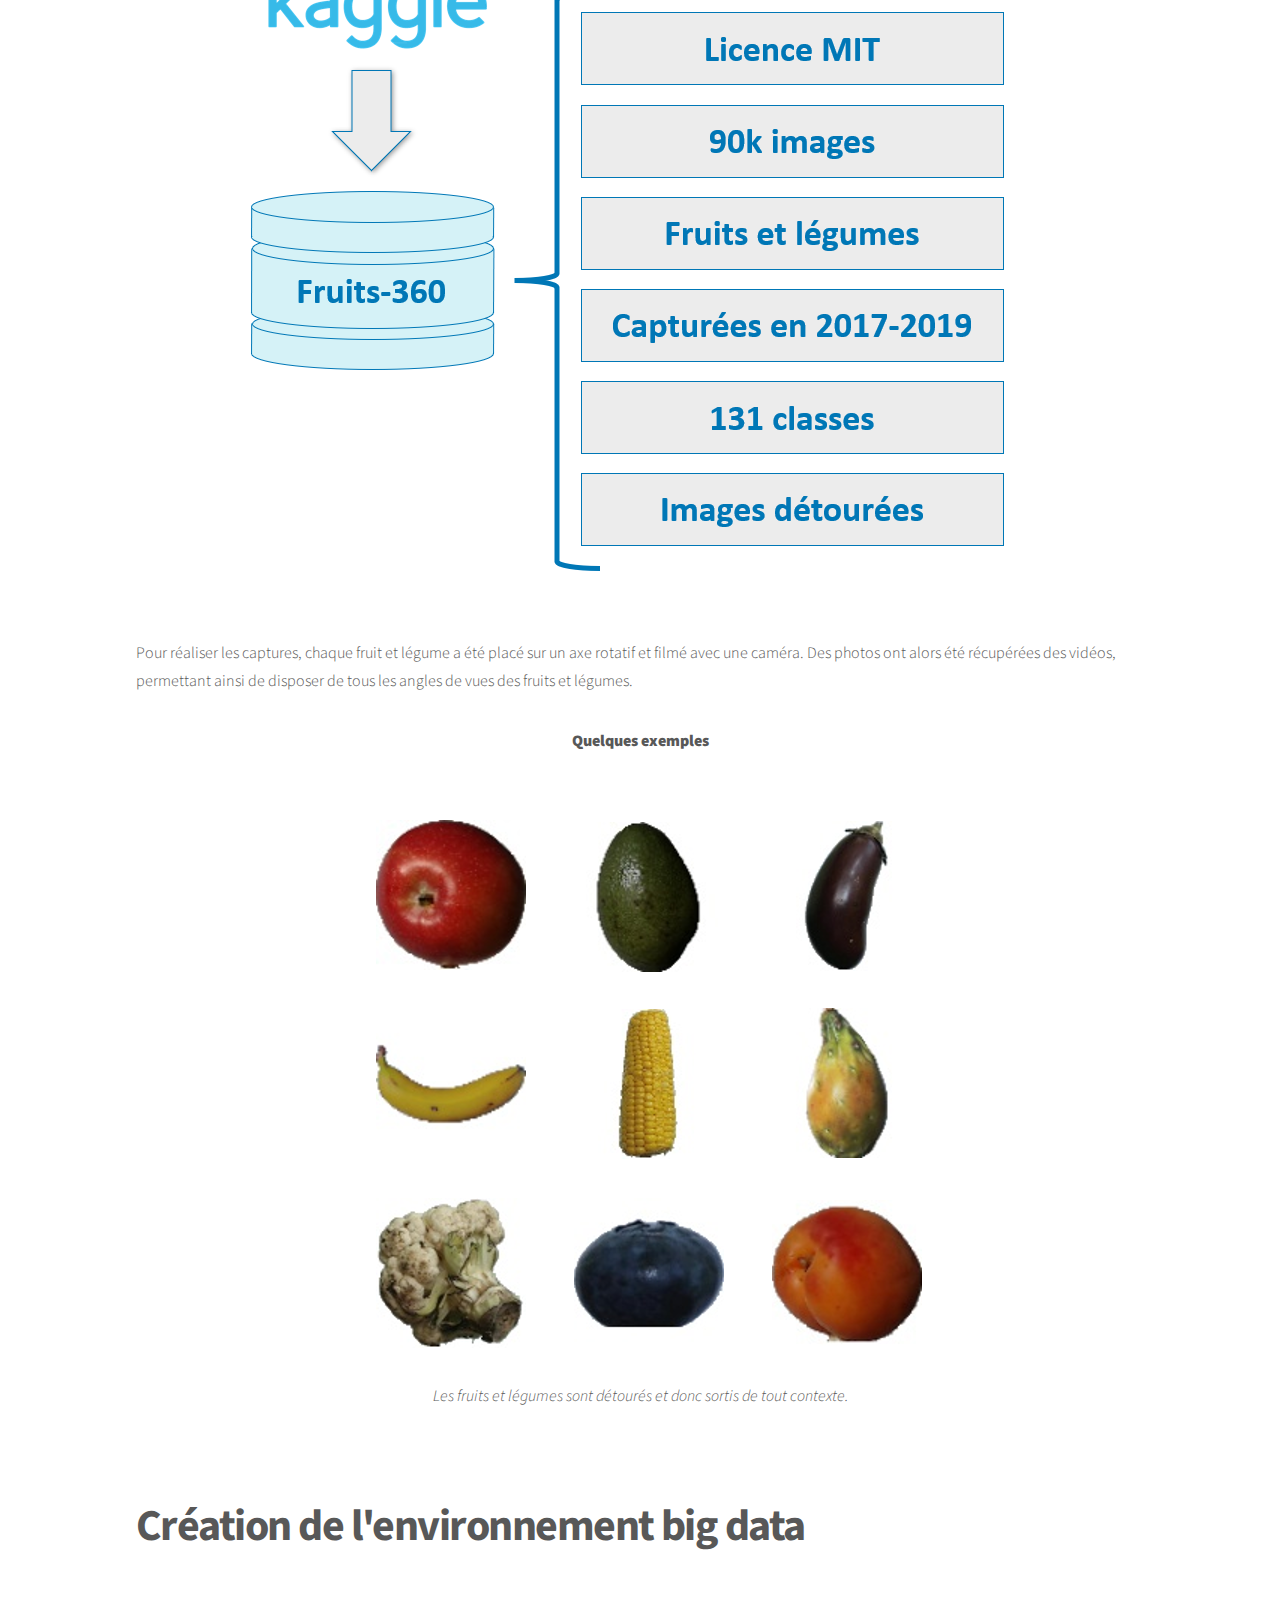
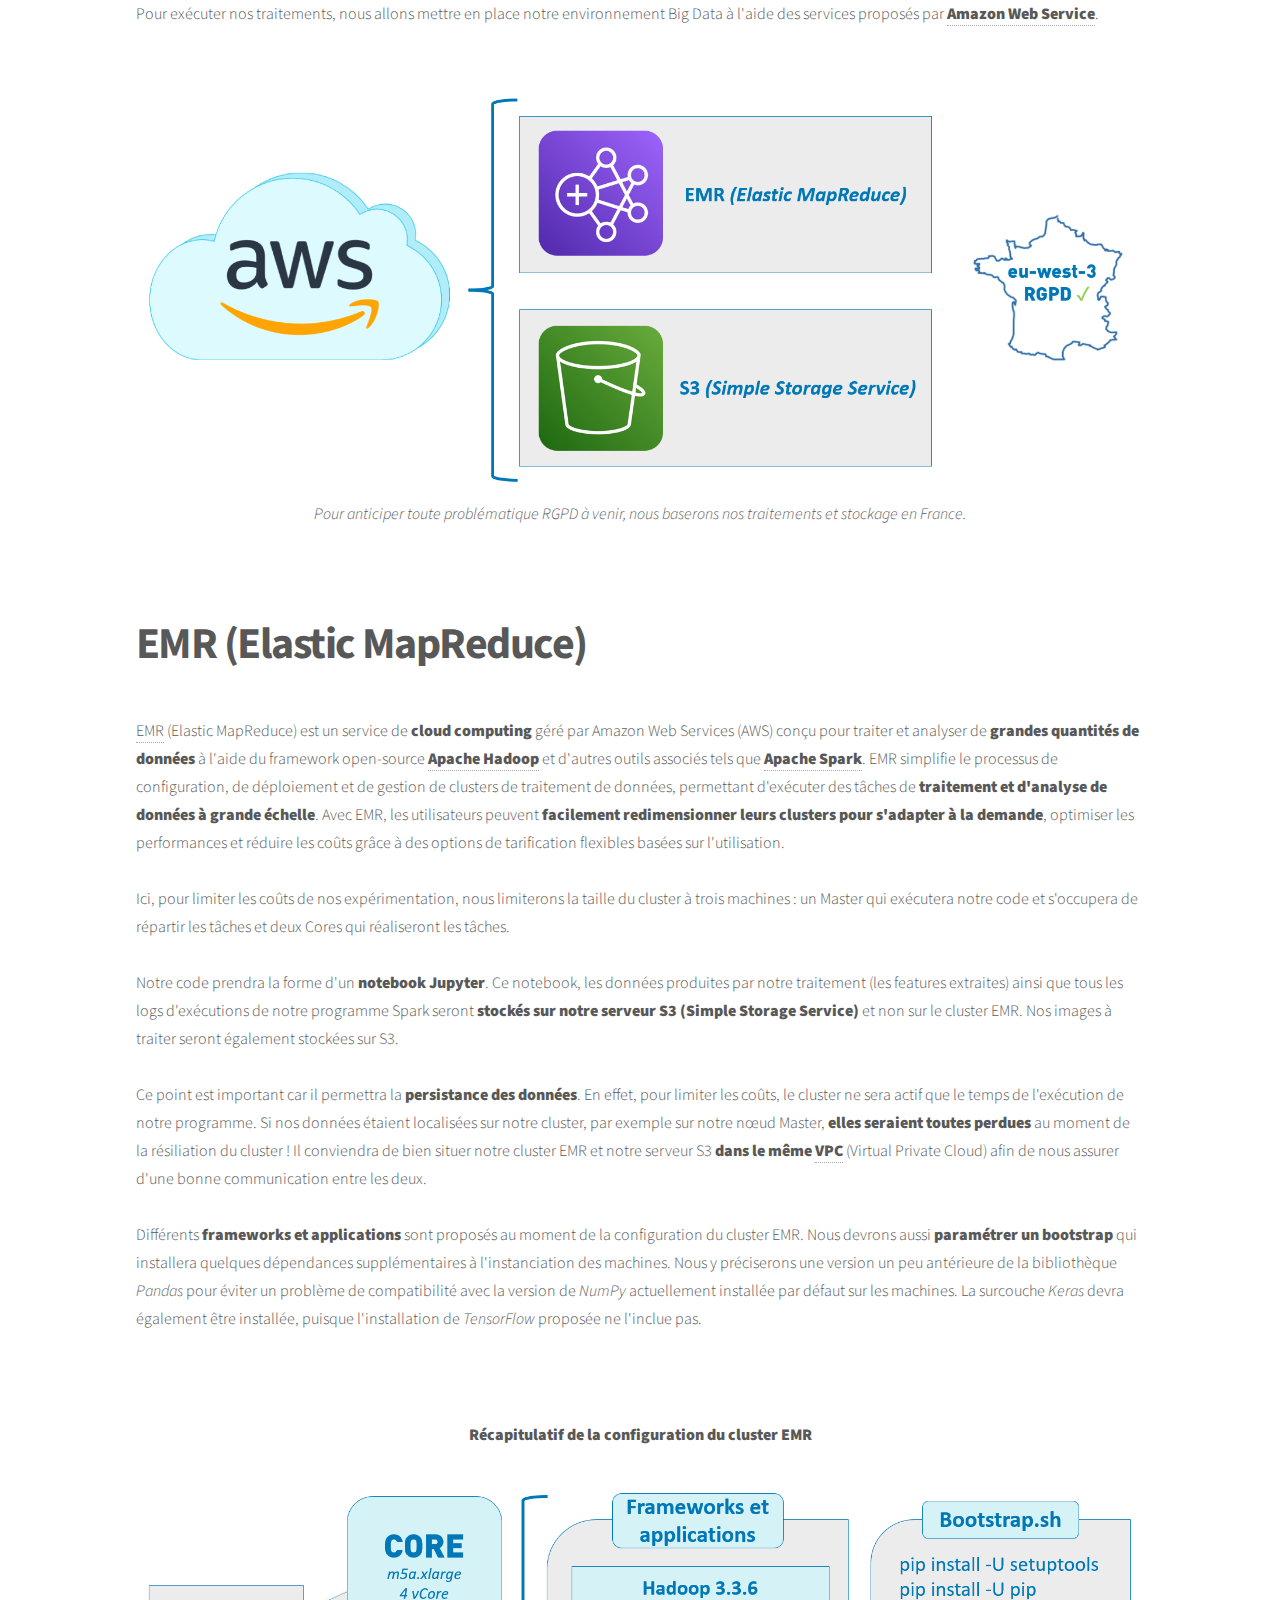
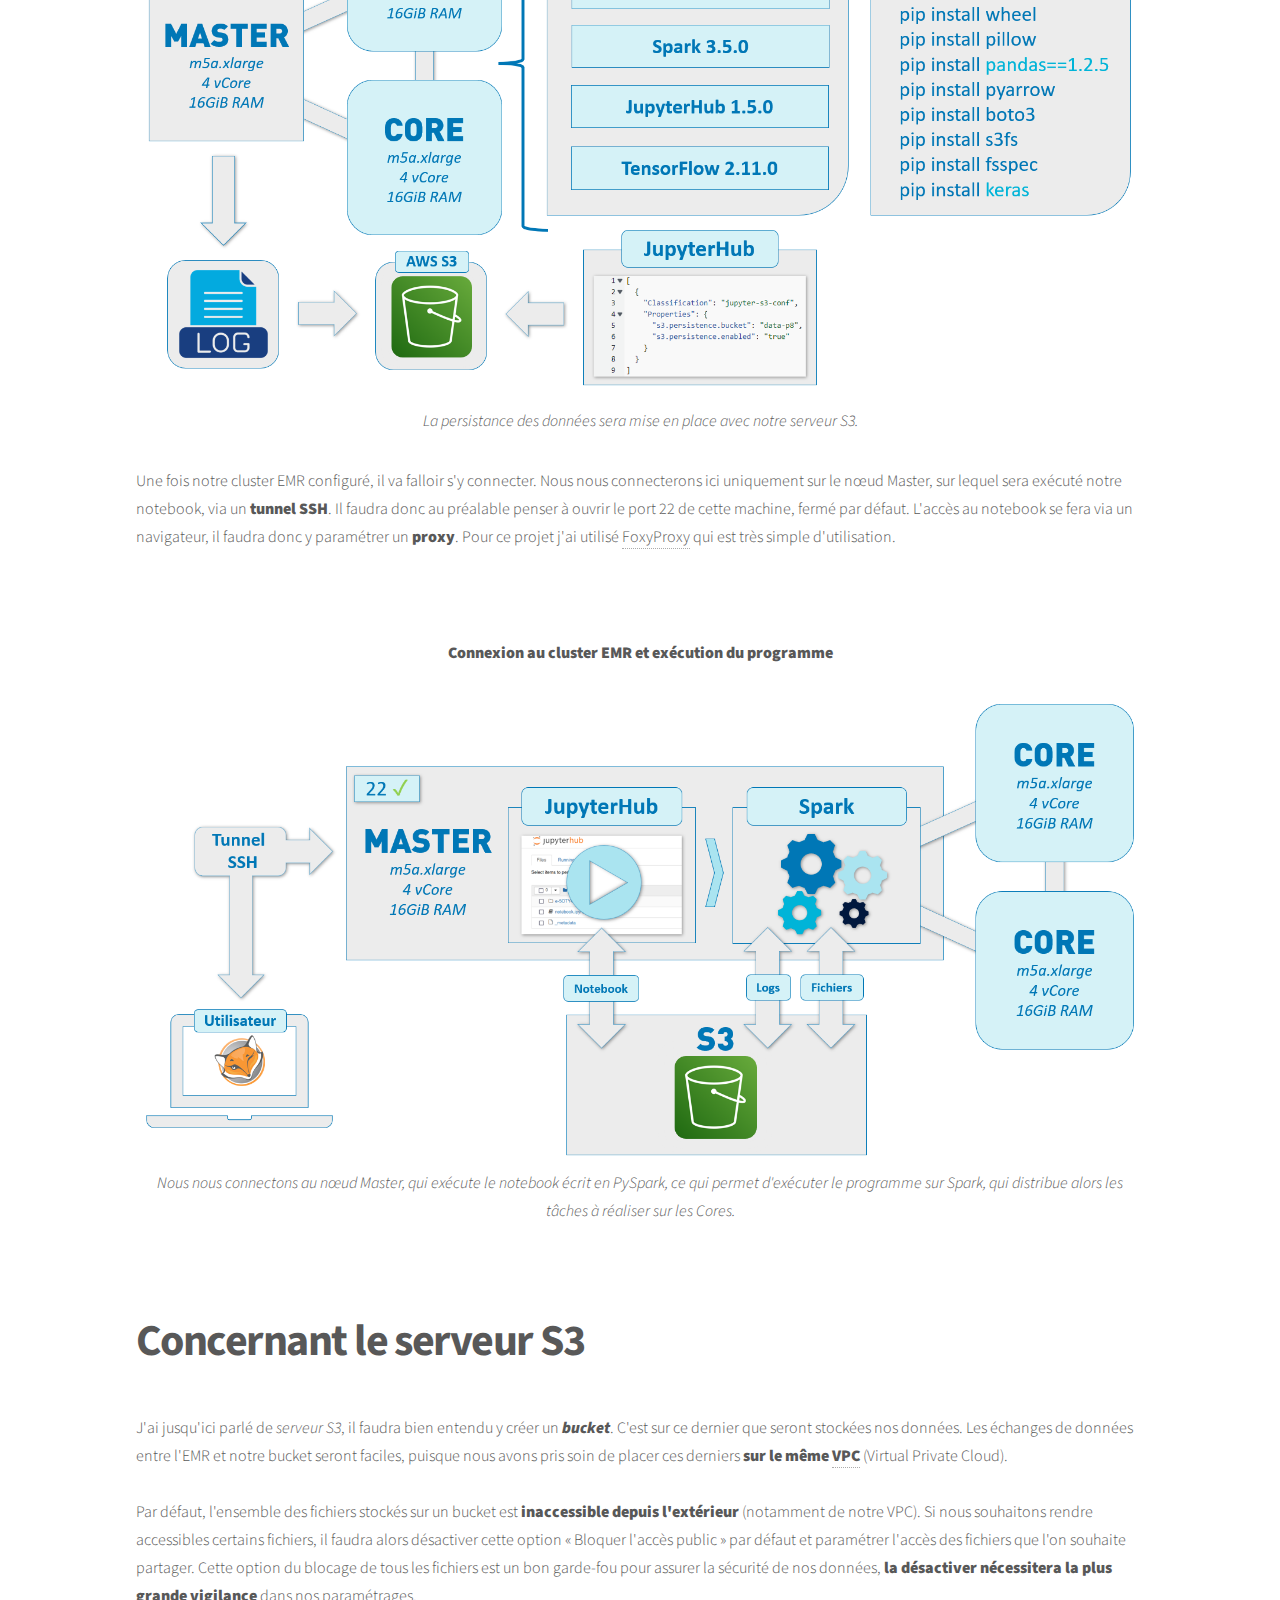
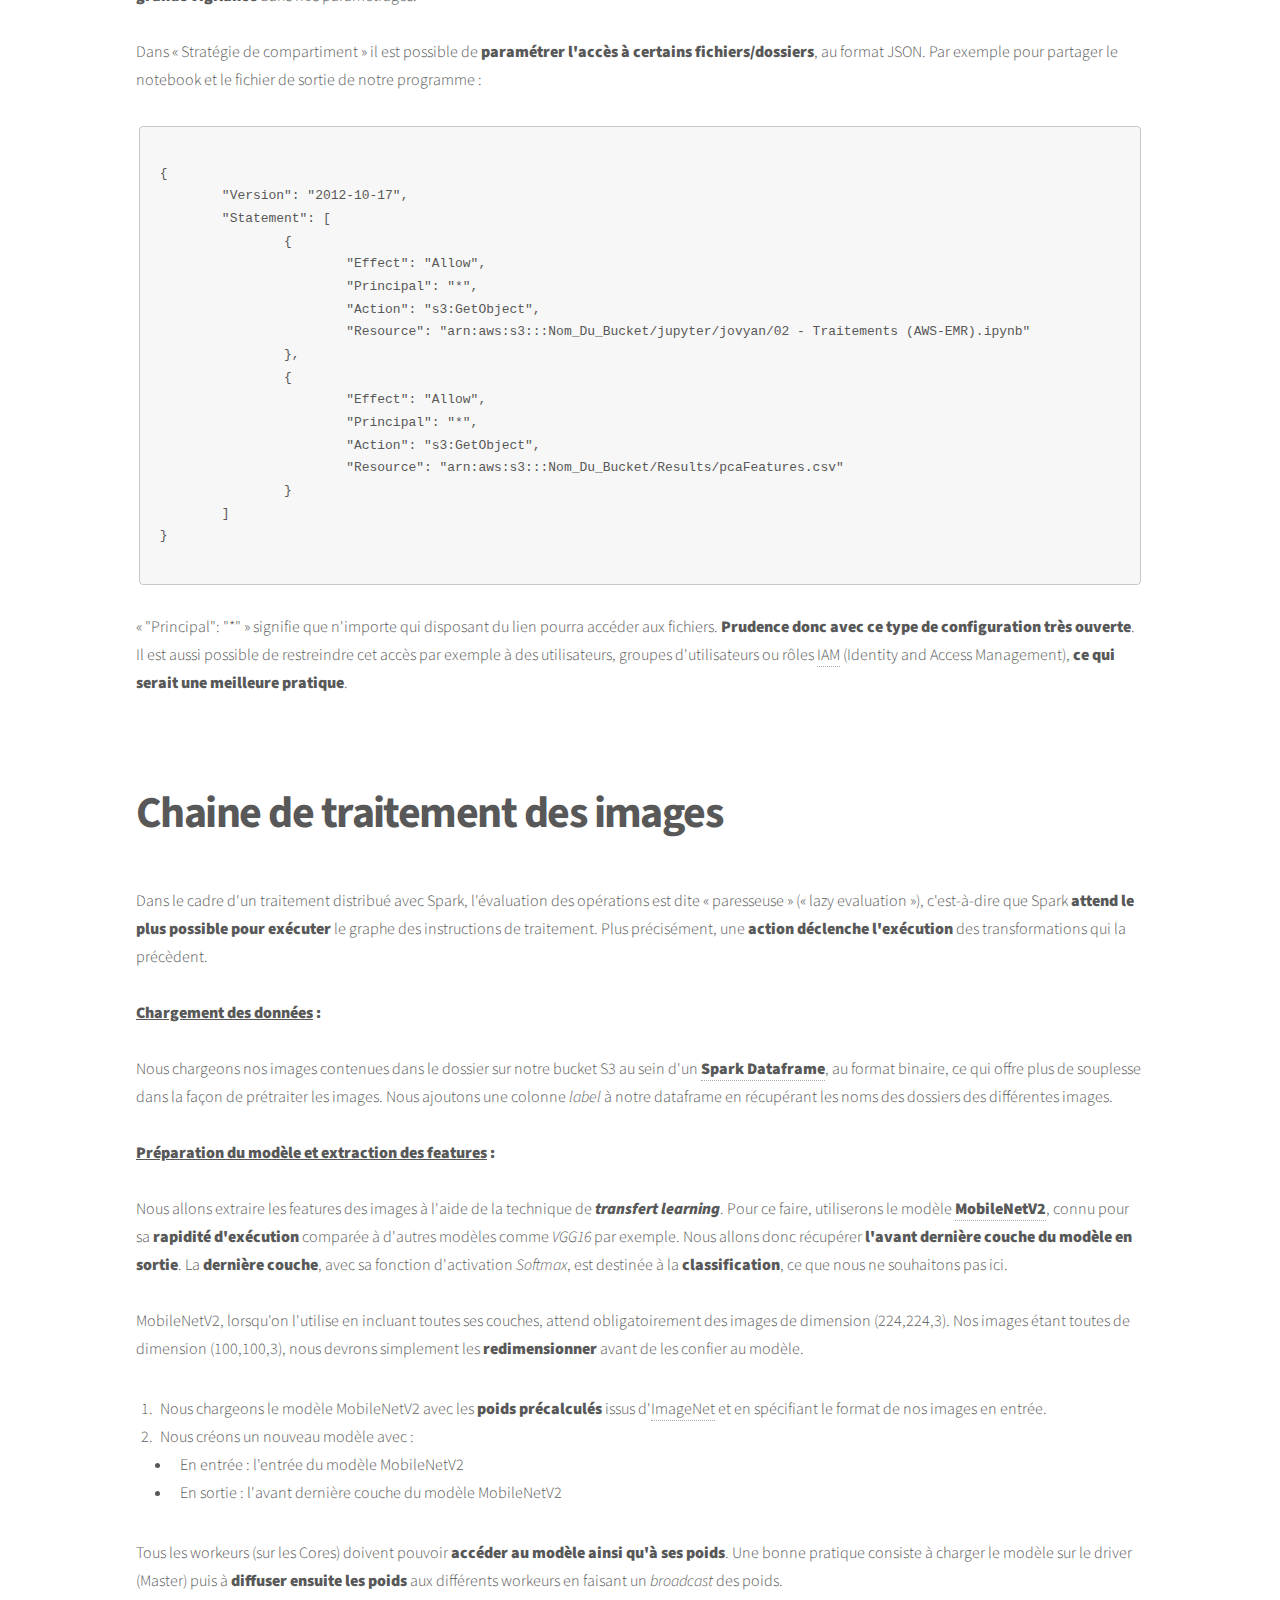
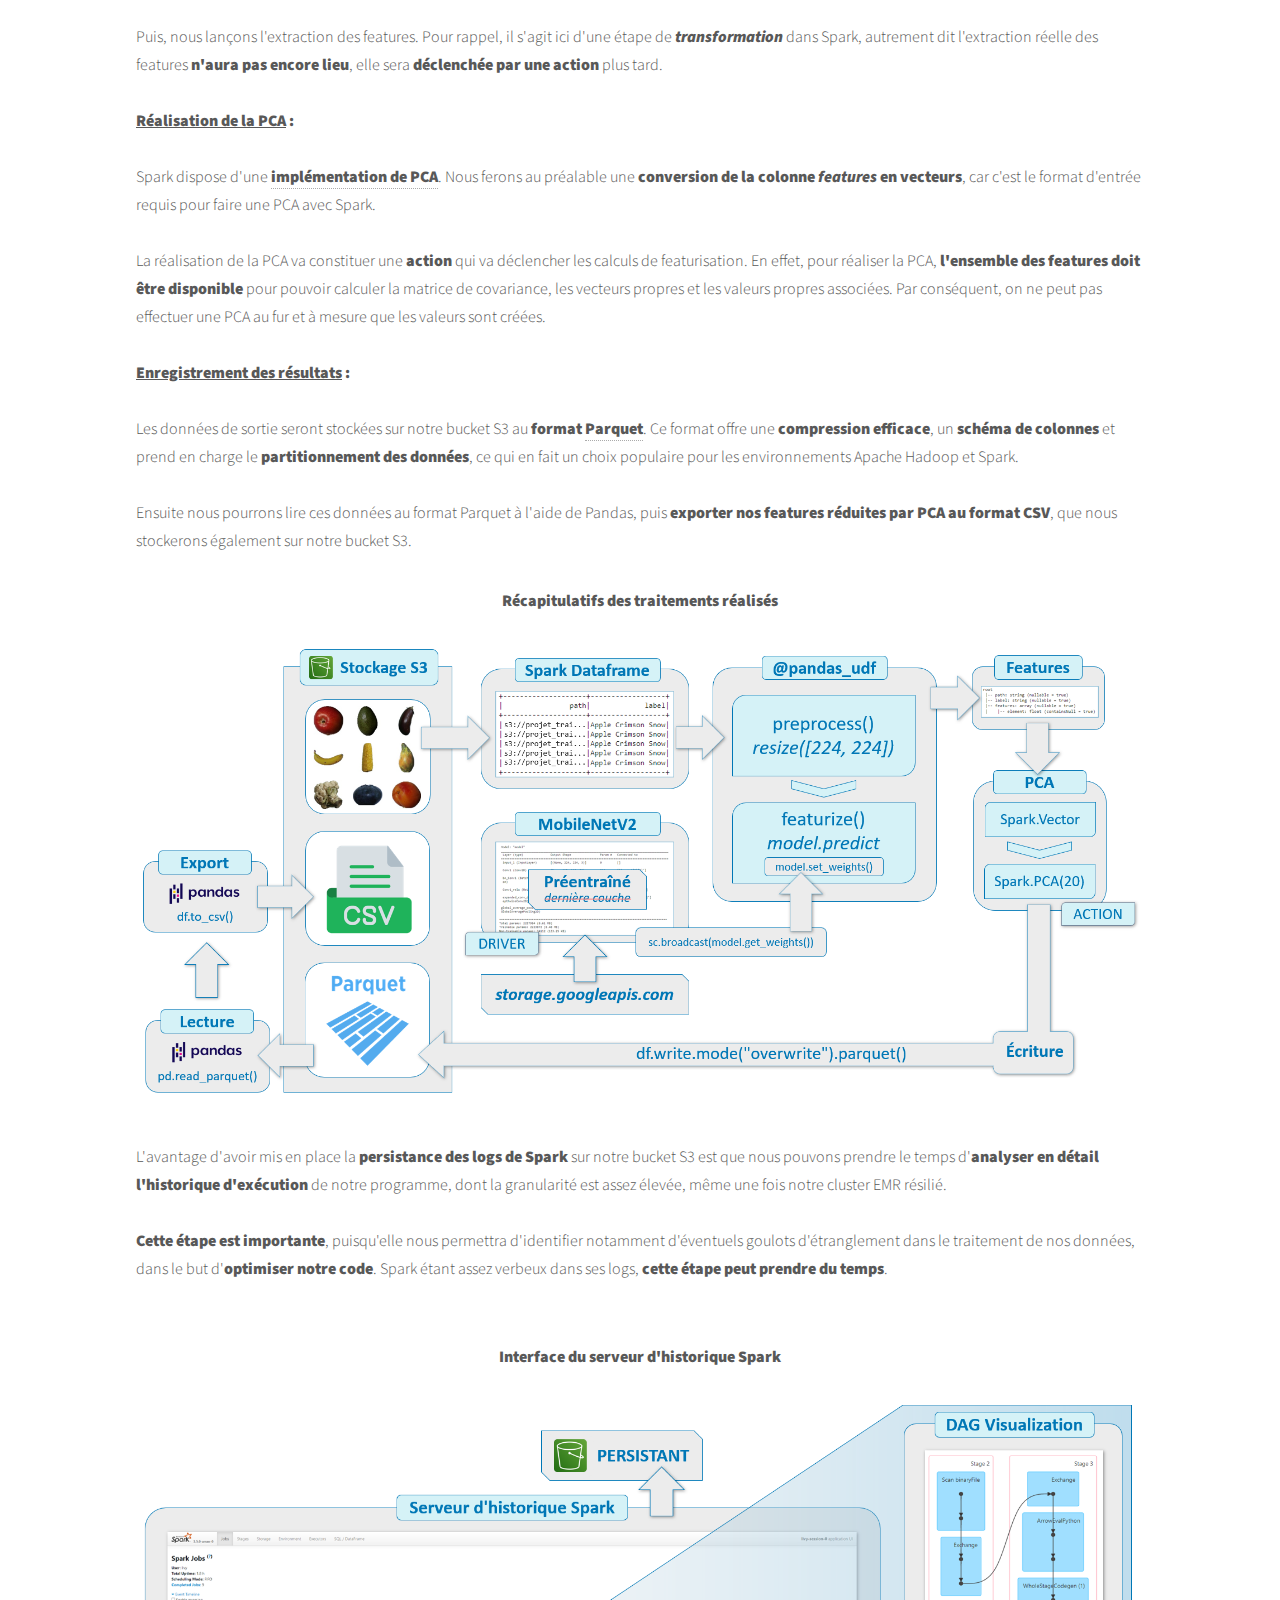
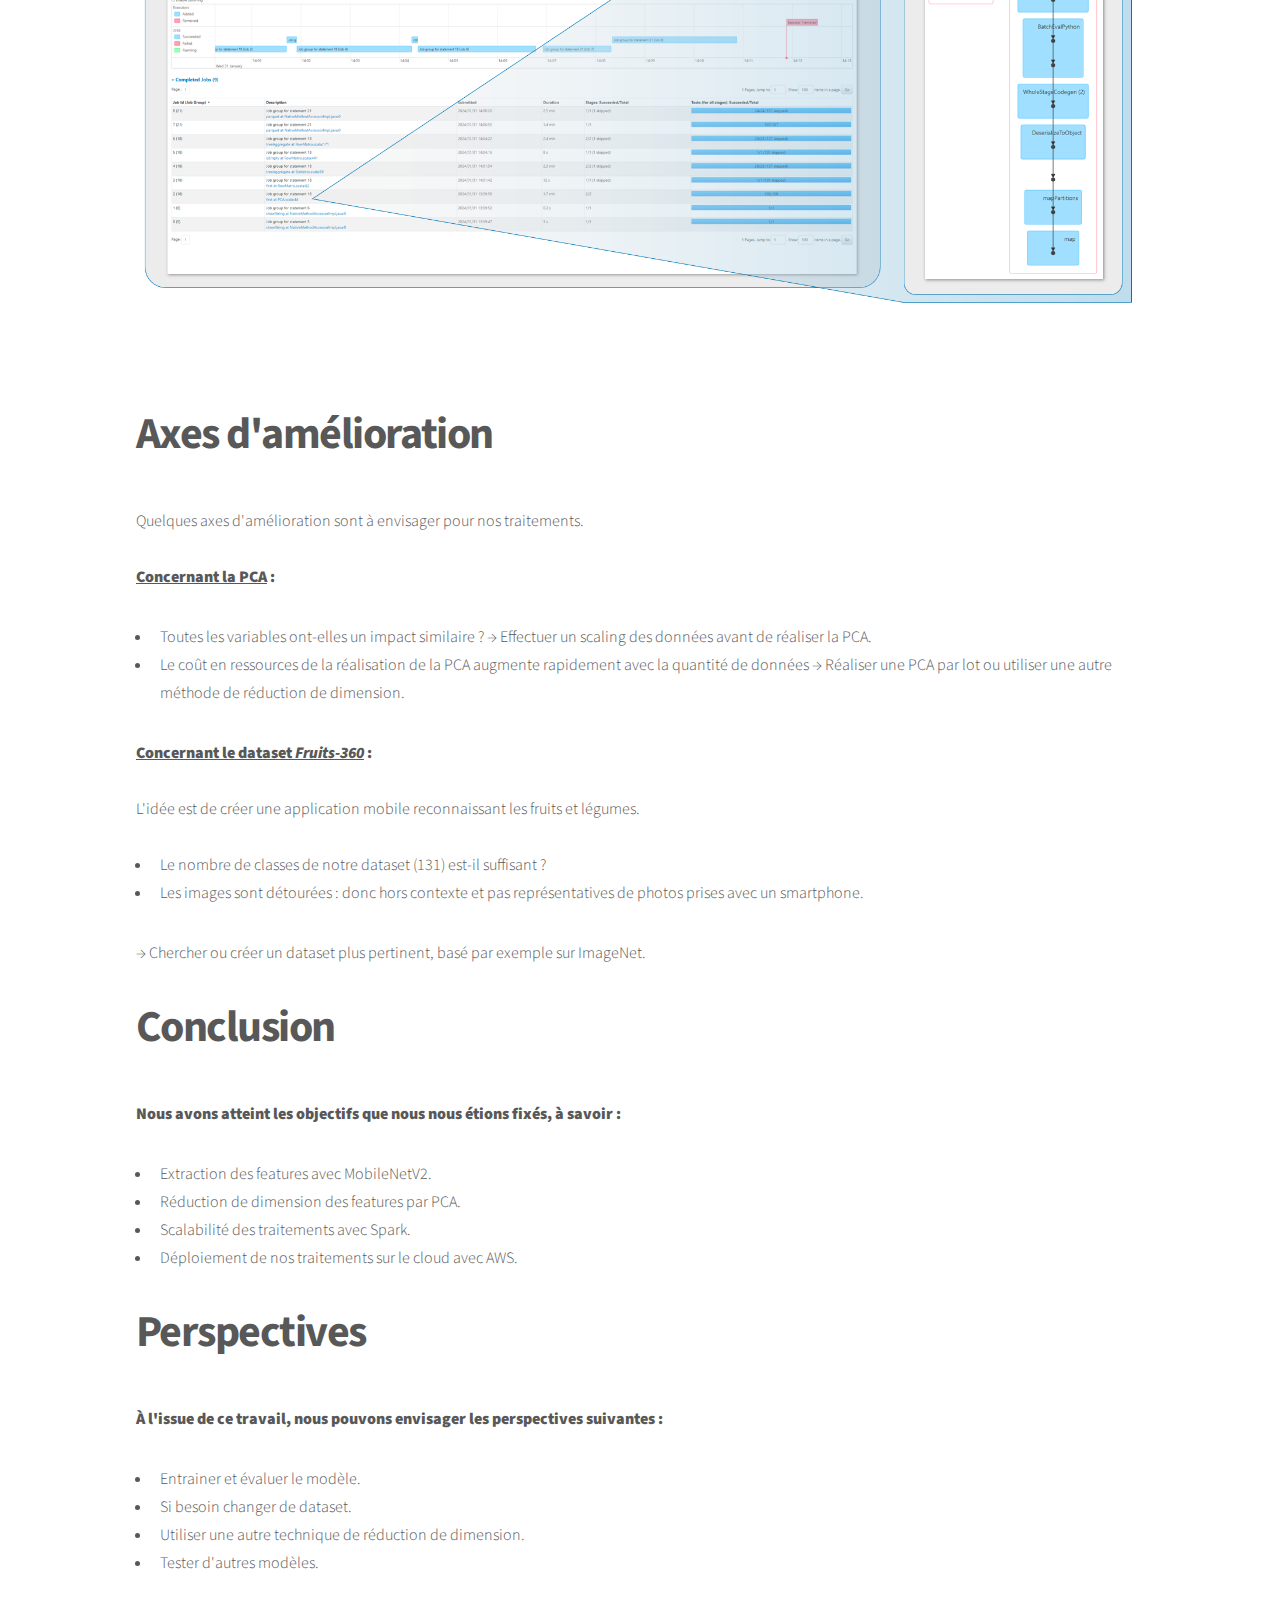
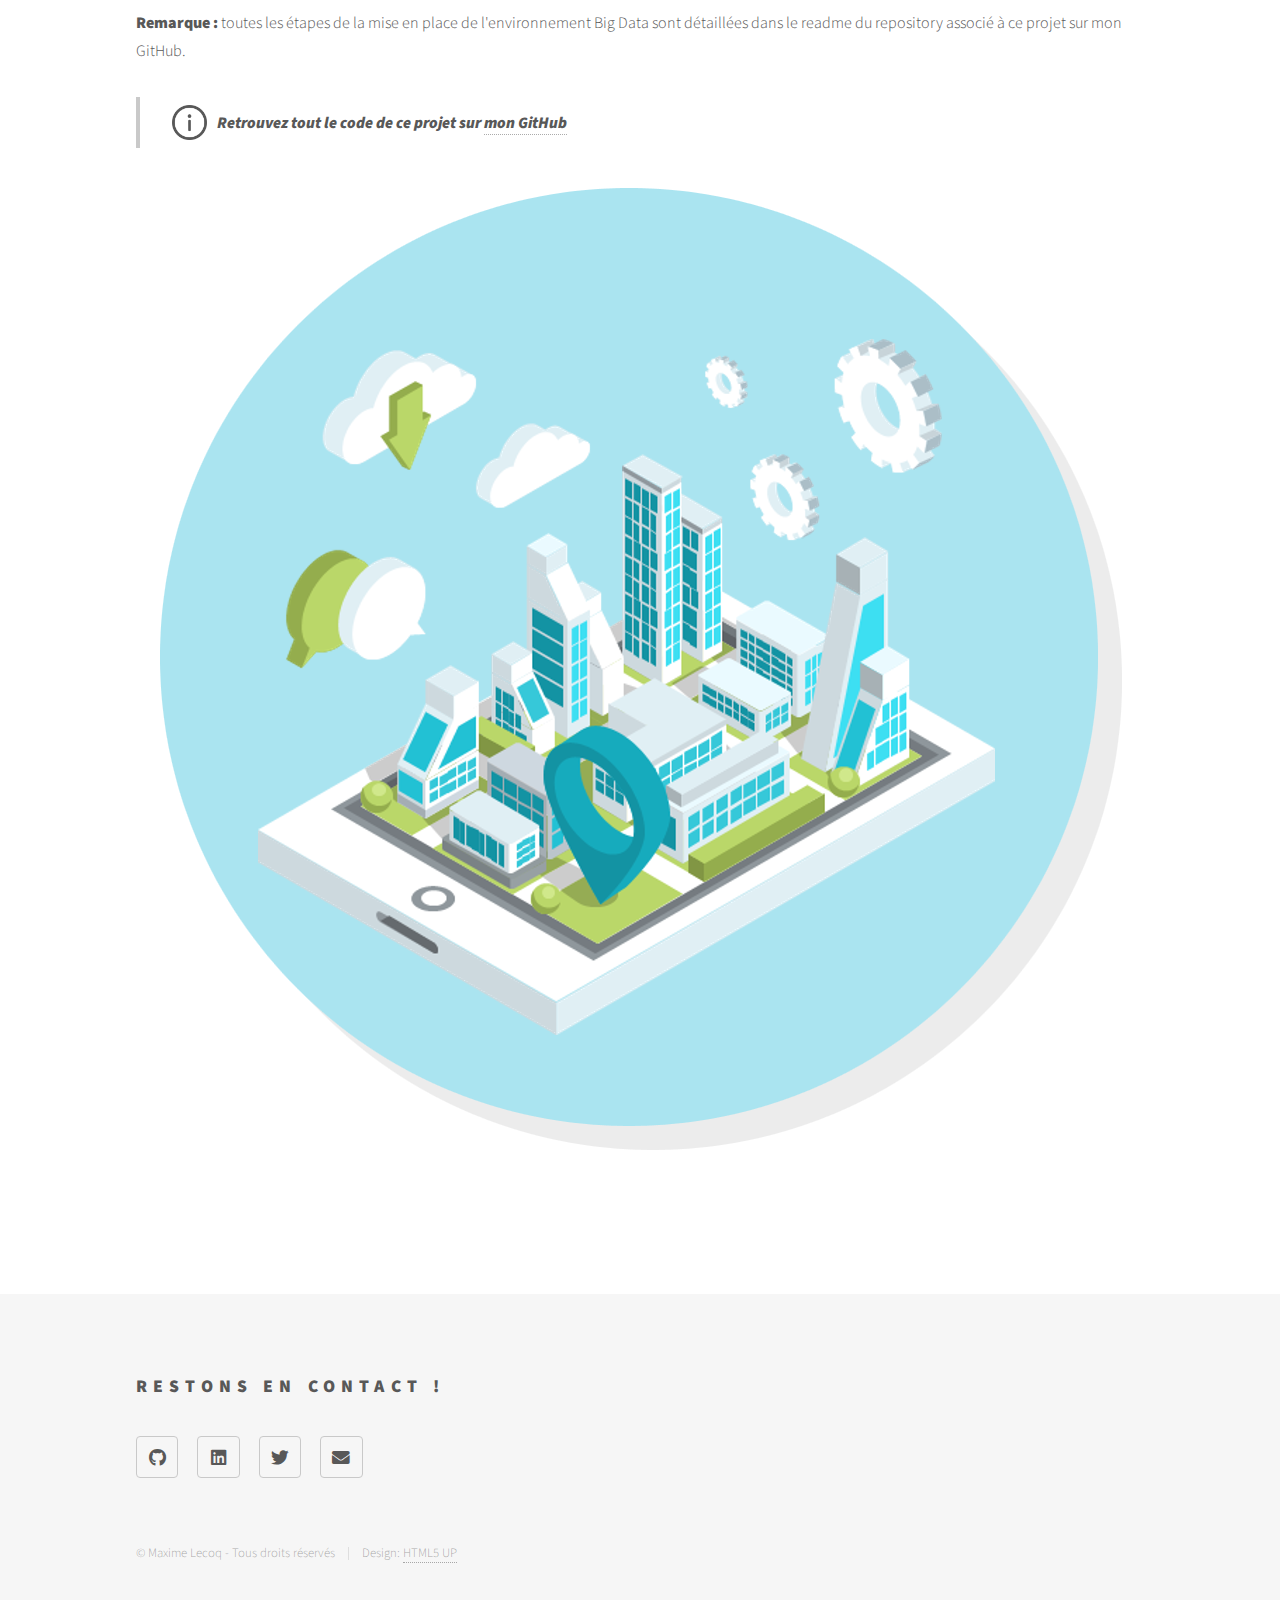
<file: 07-traitement-aws-spark.html>
<!DOCTYPE HTML>
<!--
	Phantom by HTML5 UP
	html5up.net | @ajlkn
	Free for personal and commercial use under the CCA 3.0 license (html5up.net/license)
-->
<html>
	<head>
		<title>Traitement Big Data avec Spark</title>
		<meta charset="utf-8" />
		<meta name="viewport" content="width=device-width, initial-scale=1, user-scalable=no" />
		<link rel="stylesheet" href="assets/css/main.css" />
		<noscript><link rel="stylesheet" href="assets/css/noscript.css" /></noscript>
		<link rel="icon" href="images/ai-icon.ico" type="image/x-icon">
	</head>
	<body class="is-preload">
		<!-- Wrapper -->
			<div id="wrapper">

				<!-- Header -->
					<header id="header">
						<div class="inner">

							<!-- Logo -->
							<a href="index.html" class="logo">
								<span class="symbol"><img src="images/home.png" alt="" /></span><span class="title">Accueil</span>
							</a>

							<!-- Nav -->
								<nav>
									<ul>
										<li><a href="#menu">Menu</a></li>
									</ul>
								</nav>

						</div>
					</header>

				<!-- Menu -->
				<nav id="menu">
					<h2><a href="index.html">Accueil</a></h2>
					<h2><a href="00-cv.html">Mon CV</a></h2>
					<hr style="height: 1px; background-color: white;">
					<h2>Projets</h2>
					<ul>	
						<li><a href="01-preparer-des-donnees.html">Pr&eacute;parer des donn&eacute;es et mener une analyse exploratoire</a></li>
						<li><a href="02-anticiper-la-consommation.html">Pr&eacute;dire la consommation et les &eacute;missions de b&acirc;timents</a></li>
						<li><a href="03-segmenter-des-clients.html">Segmenter les clients d'un site e-commerce</a></li>
						<li><a href="04-suggestion-mots-cles.html">Suggestion automatique de mots-cl&eacute;s</a></li>
						<li><a href="05-classer-des-images.html">Identifier des races de chiens sur des photos avec TensorFlow</a></li>
						<li><a href="06-extraction-mots-cles.html">Nouvelles méthodes d'extraction de mots-cl&eacute;s</a></li>
						<li><a href="07-traitement-aws-spark.html">Extraction de features sur des donn&eacute;es massives avec Spark</a></li>
						<li><a href="08-cadrage-ia.html">R&eacute;aliser le cadrage d'un projet IA</a></li>
					</ul>
			</nav>

				<!-- Main -->
					<div id="main">
						<div class="inner">
							<span class="image main"><img src="images/07-realiser-un-traitement/01-realiser-un-traitement.jpg" alt="Traitement Spark" /></span>
						<h1>Introduction</h1>
						<p>
							Ce projet a pour but de <b>r&eacute;aliser un traitement sur des donn&eacute;es volumineuses &agrave; l'aide de Spark dans le cloud</b>.
							L'id&eacute;e apr&egrave;s ce premier traitement serait &agrave; terme de cr&eacute;er une application mobile de reconnaissance de fruits et l&eacute;gumes &agrave; partir de photos.
							<br><br>
							Ici le projet se concentrera sur la mise en place des premi&egrave;res briques de traitement qui serviront au moment de <b>passer &agrave; l'&eacute;chelle en termes de volume de donn&eacute;es</b>.
							<br><br>
							Notre travail sera bas&eacute; sur le dataset <b><a href="https://www.kaggle.com/datasets/moltean/fruits" target="_blank">Fruits-360</a></b>, qui contient 90 000 <b>photos d&eacute;tour&eacute;es de fruits et l&eacute;gumes</b>.
							<br><br>
							<b>Les objectifs du projet sont les suivants : </b>
							<ul>
								<li>Proc&eacute;der &agrave; une extraction de features des images.</li>
								<li>R&eacute;duire la dimension des features obtenues.</li>
								<li>Nos traitements devront pouvoir &ecirc;tre pass&eacute;s &agrave; l'&eacute;chelle.</li>
								<li>Notre code devra &ecirc;tre d&eacute;ploy&eacute; sur le cloud.</li>
							</ul>

							<b>Pour y parvenir, les &eacute;tapes suivantes seront r&eacute;alis&eacute;es : </b><br><br>
							<ul>
								<li>L'extraction de features sera r&eacute;alis&eacute;e par <i>transfer learning</i>, &agrave; l'aide d'un mod&egrave;le pr&eacute;entrain&eacute;.</li>
								<li>La r&eacute;duction de dimension sera r&eacute;alis&eacute;e avec une ACP.</li>
								<li>Pour assurer la mise &agrave; l'&eacute;chelle, nous utiliserons Spark via la biblioth&egrave;que <a href="https://spark.apache.org/docs/latest/api/python/index.html" target="_blank">PySpark</a>.</li>
								<li>Le tout sera d&eacute;ploy&eacute; sur <a href="https://aws.amazon.com/fr/" target="_blank">AWS</a>, avec un cluster <a href="https://aws.amazon.com/fr/emr/" target="_blank">EMR</a> pour les calculs et un serveur <a href="https://aws.amazon.com/fr/s3/" target="_blank">S3</a> pour le stockage.</li>
							</ul>
						</p>
						

						<p>
							<blockquote>
								<img src="images/info.png" width="35" height="35"/>
								<span><b>Retrouvez tout le code de ce projet sur <a href="https://github.com/BiGHeaDMaX/Extraction-features-avec-Spark" target="_blank">mon GitHub</a></b></span>
							</blockquote>
						</p>
						
						<h1>Jeu de donn&eacute;es</h1>

						Notre dataset <a href="https://www.kaggle.com/datasets/moltean/fruits" target="_blank">Fruits-360</a>, contient donc 90 000 photos d&eacute;tour&eacute;es de fruits et l&eacute;gumes.
						<br><br>
						<p align="center">
								<img src="images/07-realiser-un-traitement/02-dataset.png" alt="" style="max-width: 100%; height: auto;" /><br>
						</p>
						<p>
							Pour r&eacute;aliser les captures, chaque fruit et l&eacute;gume a &eacute;t&eacute; plac&eacute; sur un axe rotatif et film&eacute; avec une cam&eacute;ra.
							Des photos ont alors &eacute;t&eacute; r&eacute;cup&eacute;r&eacute;es des vid&eacute;os, permettant ainsi de disposer de tous les angles de vues des fruits et l&eacute;gumes.
						</p>
						<p align="center">
							<b>Quelques exemples</b><br><br>
								<img src="images/07-realiser-un-traitement/03-exemples.png" alt="" style="max-width: 100%; height: auto;" /><br>
								<i>Les fruits et l&eacute;gumes sont d&eacute;tour&eacute;s et donc sortis de tout contexte.</i>
						</p>
						<br><br>
						<h1>Cr&eacute;ation de l'environnement big data</h1>
						<p>
							Pour ex&eacute;cuter nos traitements, nous allons mettre en place notre environnement Big Data &agrave; l'aide des services propos&eacute;s par <b><a href="https://aws.amazon.com/fr/" target="_blank">Amazon Web Service</a></b>.
							
						</p>
						<p align="center">
							<br>
								<img src="images/07-realiser-un-traitement/04-services.png" alt="" style="max-width: 100%; height: auto;" /><br>
								<i>Pour anticiper toute probl&eacute;matique RGPD &agrave; venir, nous baserons nos traitements et stockage en France.</i>
						</p>
						<br><br>
						<h1>EMR (Elastic MapReduce)</h1>

						<p>
							<a href="https://aws.amazon.com/fr/emr/" target="_blank">EMR</a> (Elastic MapReduce) est un service de <b>cloud computing</b> g&eacute;r&eacute; par Amazon Web Services (AWS) con&ccedil;u pour traiter et
							analyser de <b>grandes quantit&eacute;s de donn&eacute;es</b> &agrave; l'aide du framework open-source <b><a href="https://hadoop.apache.org/" target="_blank">Apache Hadoop</a></b> et d'autres outils associ&eacute;s
							tels que <b><a href="https://spark.apache.org/" target="_blank">Apache Spark</a></b>.
							EMR simplifie le processus de configuration, de d&eacute;ploiement et de gestion de clusters de traitement de donn&eacute;es, permettant d'ex&eacute;cuter des t&acirc;ches de <b>traitement
							et d'analyse de donn&eacute;es &agrave; grande &eacute;chelle</b>. Avec EMR, les utilisateurs peuvent <b>facilement redimensionner leurs clusters pour s'adapter &agrave; la demande</b>, optimiser les performances
							et r&eacute;duire les co&ucirc;ts gr&acirc;ce &agrave; des options de tarification flexibles bas&eacute;es sur l'utilisation.
							<br><br>
							Ici, pour limiter les co&ucirc;ts de nos exp&eacute;rimentation, nous limiterons la taille du cluster &agrave; trois machines : un Master qui ex&eacute;cutera notre code et s'occupera de r&eacute;partir les t&acirc;ches
							et deux Cores qui r&eacute;aliseront les t&acirc;ches.
							<br><br>
							Notre code prendra la forme d'un <b>notebook Jupyter</b>. Ce notebook, les donn&eacute;es produites par notre traitement (les features extraites)
							ainsi que tous les logs d'ex&eacute;cutions de notre programme Spark seront <b>stock&eacute;s sur notre serveur S3 (Simple Storage Service)</b> et non sur le cluster EMR.
							Nos images &agrave; traiter seront &eacute;galement stock&eacute;es sur S3.
							<br><br>
							Ce point est important car il permettra la <b>persistance des donn&eacute;es</b>. En effet, pour limiter les co&ucirc;ts, le cluster ne sera actif que le temps de l'ex&eacute;cution de notre programme.
							Si nos donn&eacute;es &eacute;taient localis&eacute;es sur notre cluster, par exemple sur notre n&oelig;ud Master, <b>elles seraient toutes perdues</b> au moment de la r&eacute;siliation du cluster !
							Il conviendra de bien situer notre cluster EMR et notre serveur S3 <b>dans le m&ecirc;me <a href="https://aws.amazon.com/fr/vpc/" target="_blank">VPC</a></b> (Virtual Private Cloud) afin de nous assurer d'une bonne communication entre les deux.
							<br><br>
							Diff&eacute;rents <b>frameworks et applications</b> sont propos&eacute;s au moment de la configuration du cluster EMR. Nous devrons aussi <b>param&eacute;trer un bootstrap</b> qui installera quelques d&eacute;pendances
							suppl&eacute;mentaires &agrave; l'instanciation des machines. Nous y pr&eacute;ciserons une version un peu ant&eacute;rieure de la biblioth&egrave;que <i>Pandas</i> pour &eacute;viter un probl&egrave;me de compatibilit&eacute;
							avec la version de <i>NumPy</i> actuellement install&eacute;e par d&eacute;faut sur les machines. La surcouche <i>Keras</i> devra &eacute;galement &ecirc;tre install&eacute;e, puisque l'installation de <i>TensorFlow</i>
							propos&eacute;e ne l'inclue pas.
						</p>
						<br><br>
						<p align="center">
							<b>R&eacute;capitulatif de la configuration du cluster EMR</b><br><br>
								<img src="images/07-realiser-un-traitement/05-config-emr.png" alt="" style="max-width: 100%; height: auto;" /><br>
								<i>La persistance des donn&eacute;es sera mise en place avec notre serveur S3.</i>
						</p>
						<p>
							Une fois notre cluster EMR configur&eacute;, il va falloir s'y connecter. Nous nous connecterons ici uniquement sur le n&oelig;ud Master, sur lequel sera ex&eacute;cut&eacute; notre notebook, via un <b>tunnel SSH</b>.
							Il faudra donc au pr&eacute;alable penser &agrave; ouvrir le port 22 de cette machine, ferm&eacute; par d&eacute;faut. L'acc&egrave;s au notebook se fera via un navigateur, il faudra donc y param&eacute;trer un <b>proxy</b>.
							Pour ce projet j'ai utilis&eacute; <a href="https://chromewebstore.google.com/detail/foxyproxy/gcknhkkoolaabfmlnjonogaaifnjlfnp?hl=fr" target="_blank">FoxyProxy</a> qui est tr&egrave;s simple d'utilisation.
						</p>
						<br><br>
						<p align="center">
							<b>Connexion au cluster EMR et ex&eacute;cution du programme</b><br><br>
								<img src="images/07-realiser-un-traitement/06-connect-emr.png" alt="" style="max-width: 100%; height: auto;" /><br>
								<i>Nous nous connectons au n&oelig;ud Master, qui ex&eacute;cute le notebook &eacute;crit en PySpark, ce qui permet d'ex&eacute;cuter le programme sur Spark, qui distribue alors les t&acirc;ches &agrave; r&eacute;aliser sur les Cores.</i>
						</p>
						<br><br>
						<h1>Concernant le serveur S3</h1>
						<p>
							J'ai jusqu'ici parl&eacute; de <i>serveur S3</i>, il faudra bien entendu y cr&eacute;er un <b><i>bucket</i></b>. C'est sur ce dernier que seront stock&eacute;es nos donn&eacute;es. Les &eacute;changes de donn&eacute;es entre l'EMR et notre bucket
							seront faciles, puisque nous avons pris soin de placer ces derniers <b>sur le m&ecirc;me <a href="https://aws.amazon.com/fr/vpc/" target="_blank">VPC</a></b> (Virtual Private Cloud).
							<br><br>
							Par d&eacute;faut, l'ensemble des fichiers stock&eacute;s sur un bucket est <b>inaccessible depuis l'ext&eacute;rieur</b> (notamment de notre VPC). Si nous souhaitons rendre accessibles certains fichiers,
							il faudra alors d&eacute;sactiver cette option &laquo; Bloquer l'acc&egrave;s public &raquo; par d&eacute;faut et param&eacute;trer l'acc&egrave;s des fichiers que l'on souhaite partager.
							Cette option du blocage de tous les fichiers est un bon garde-fou pour assurer la s&eacute;curit&eacute; de nos donn&eacute;es, <b>la d&eacute;sactiver n&eacute;cessitera la plus grande vigilance</b> dans nos param&eacute;trages.
							<br><br>
							Dans &laquo; Strat&eacute;gie de compartiment &raquo; il est possible de <b>param&eacute;trer l'acc&egrave;s &agrave; certains fichiers/dossiers</b>, au format JSON. Par exemple pour partager le notebook et le fichier de sortie de notre programme :
						</p>
						<pre><code>
{
	"Version": "2012-10-17",
	"Statement": [
		{
			"Effect": "Allow",
			"Principal": "*",
			"Action": "s3:GetObject",
			"Resource": "arn:aws:s3:::Nom_Du_Bucket/jupyter/jovyan/02 - Traitements (AWS-EMR).ipynb"
		},
		{
			"Effect": "Allow",
			"Principal": "*",
			"Action": "s3:GetObject",
			"Resource": "arn:aws:s3:::Nom_Du_Bucket/Results/pcaFeatures.csv"
		}
	]
}
						</code></pre>
						<p>
							&laquo; "Principal": "*" &raquo; signifie que n'importe qui disposant du lien pourra acc&eacute;der aux fichiers. <b>Prudence donc avec ce type de configuration tr&egrave;s ouverte</b>.
							Il est aussi possible de restreindre cet acc&egrave;s par exemple &agrave; des utilisateurs, groupes d'utilisateurs ou r&ocirc;les <a href="https://aws.amazon.com/fr/iam/" target="_blank">IAM</a> (Identity and Access Management),
						<b>ce qui serait une meilleure pratique</b>.
						</p>
						<br><br>
						<h1>Chaine de traitement des images</h1>
						<p>
							Dans le cadre d'un traitement distribu&eacute; avec Spark, l'&eacute;valuation des op&eacute;rations est dite &laquo; paresseuse &raquo; (&laquo; lazy evaluation &raquo;), c'est-&agrave;-dire que Spark <b>attend le plus possible
							pour ex&eacute;cuter</b> le graphe des instructions de traitement. Plus pr&eacute;cis&eacute;ment, une <b>action d&eacute;clenche l'ex&eacute;cution</b> des transformations qui la pr&eacute;c&egrave;dent.
							<br><br>
							<b><u>Chargement des donn&eacute;es</u> : </b><br><br>
							Nous chargeons nos images contenues dans le dossier sur notre bucket S3 au sein d'un <b><a href="https://spark.apache.org/docs/latest/sql-programming-guide.html" target="_blank">Spark Dataframe</a></b>,
							au format binaire, ce qui offre plus de souplesse dans la fa&ccedil;on de pr&eacute;traiter les images. Nous ajoutons une colonne <i>label</i> &agrave; notre dataframe en r&eacute;cup&eacute;rant les noms des dossiers des diff&eacute;rentes images.
							<br><br>
							<b><u>Pr&eacute;paration du mod&egrave;le et extraction des features</u> : </b><br><br>
							Nous allons extraire les features des images &agrave; l'aide de la technique de <b><i>transfert learning</i></b>. Pour ce faire, utiliserons le mod&egrave;le <b><a href="https://keras.io/api/applications/mobilenet/" target="_blank">MobileNetV2</a></b>, 
							connu pour sa <b>rapidit&eacute; d'ex&eacute;cution</b> compar&eacute;e &agrave; d'autres mod&egrave;les comme <i>VGG16</i> par exemple. Nous allons donc r&eacute;cup&eacute;rer <b>l'avant derni&egrave;re couche du mod&egrave;le en sortie</b>.
							La <b>derni&egrave;re couche</b>, avec sa fonction d'activation <i>Softmax</i>, est destin&eacute;e &agrave; la <b>classification</b>, ce que nous ne souhaitons pas ici.
							<br><br>
							MobileNetV2, lorsqu'on l'utilise en incluant toutes ses couches, attend obligatoirement des images de dimension (224,224,3).
							Nos images &eacute;tant toutes de dimension (100,100,3), nous devrons simplement les <b>redimensionner</b> avant de les confier au mod&egrave;le.

							<ol>
							 <li>Nous chargeons le mod&egrave;le MobileNetV2 avec les <b>poids pr&eacute;calcul&eacute;s</b> issus d'<a href="https://www.image-net.org/" target="_blank">ImageNet</a> et en sp&eacute;cifiant le format de nos images en entr&eacute;e.</li>
							 <li>Nous cr&eacute;ons un nouveau mod&egrave;le avec :</li>
								<ul>
							  <li>En entr&eacute;e : l'entr&eacute;e du mod&egrave;le MobileNetV2</li>
							  <li>En sortie : l'avant derni&egrave;re couche du mod&egrave;le MobileNetV2</li>
								</ul>
							</ol>
							Tous les workeurs (sur les Cores) doivent pouvoir <b>acc&eacute;der au mod&egrave;le ainsi qu'&agrave; ses poids</b>. Une bonne pratique consiste &agrave; charger le mod&egrave;le sur le driver (Master)
							puis &agrave; <b>diffuser ensuite les poids</b> aux diff&eacute;rents workeurs en faisant un <i>broadcast</i> des poids.
							<br><br>
							Puis, nous lan&ccedil;ons l'extraction des features. Pour rappel, il s'agit ici d'une &eacute;tape de <b><i>transformation</i></b> dans Spark, autrement dit l'extraction r&eacute;elle des features <b>n'aura pas encore lieu</b>,
							elle sera <b>d&eacute;clench&eacute;e par une action</b> plus tard.
							<br><br>
							<b><u>R&eacute;alisation de la PCA</u> : </b><br><br>
							Spark dispose d'une <b><a href="https://spark.apache.org/docs/latest/api/python/reference/api/pyspark.ml.feature.PCA.html" target="_blank">impl&eacute;mentation de PCA</a></b>.
							Nous ferons au pr&eacute;alable une <b>conversion de la colonne <i>features</i> en vecteurs</b>, car c'est le format d'entr&eacute;e requis pour faire une PCA avec Spark.
							<br><br>
							La r&eacute;alisation de la PCA va constituer une <b>action</b> qui va d&eacute;clencher les calculs de featurisation. En effet, pour r&eacute;aliser la PCA, <b>l'ensemble des features doit &ecirc;tre disponible</b>
							pour pouvoir calculer la matrice de covariance, les vecteurs propres et les valeurs propres associ&eacute;es. Par cons&eacute;quent, on ne peut pas effectuer une PCA au fur et &agrave; mesure que les valeurs sont cr&eacute;&eacute;es.
							<br><br>
							<b><u>Enregistrement des r&eacute;sultats</u> : </b><br><br>
							Les donn&eacute;es de sortie seront stock&eacute;es sur notre bucket S3 au <b>format <a href="https://parquet.apache.org/" target="_blank">Parquet</a></b>. Ce format offre une <b>compression efficace</b>,
							un <b>sch&eacute;ma de colonnes</b> et prend en charge le <b>partitionnement des donn&eacute;es</b>, ce qui en fait un choix populaire pour les environnements Apache Hadoop et Spark. 
							<br><br>
							Ensuite nous pourrons lire ces donn&eacute;es au format Parquet &agrave; l'aide de Pandas, puis <b>exporter nos features r&eacute;duites par PCA au format CSV</b>, que nous stockerons &eacute;galement sur notre bucket S3.
						</p>
						<p align="center">
							<b>R&eacute;capitulatifs des traitements r&eacute;alis&eacute;s</b><br><br>
								<img src="images/07-realiser-un-traitement/07-recap-traitements.png" alt="" style="max-width: 100%; height: auto;" /><br>
								
						</p>
						<p>
							L'avantage d'avoir mis en place la <b>persistance des logs de Spark</b> sur notre bucket S3 est que nous pouvons prendre le temps d'<b>analyser en d&eacute;tail
							l'historique d'ex&eacute;cution</b> de notre programme, dont la granularit&eacute; est assez &eacute;lev&eacute;e, m&ecirc;me une fois notre cluster EMR r&eacute;sili&eacute;.
							<br><br>
							<b>Cette &eacute;tape est importante</b>, puisqu'elle nous permettra d'identifier notamment d'&eacute;ventuels goulots d'&eacute;tranglement dans le traitement de nos donn&eacute;es,
							dans le but d'<b>optimiser notre code</b>. Spark &eacute;tant assez verbeux dans ses logs, <b>cette &eacute;tape peut prendre du temps</b>.
						</p>
						<br>
						<p align="center">
							<b>Interface du serveur d'historique Spark</b><br><br>
								<img src="images/07-realiser-un-traitement/08-historique.png" alt="" style="max-width: 100%; height: auto;" /><br>
								
						</p>
						<br><br>
						<h1>Axes d'am&eacute;lioration</h1>
						<p>
							Quelques axes d'am&eacute;lioration sont &agrave; envisager pour nos traitements.
							<br><br>
							<b><u>Concernant la PCA</u> : </b>
							<ul>
								<li>Toutes les variables ont-elles un impact similaire ? &rarr; Effectuer un scaling des donn&eacute;es avant de r&eacute;aliser la PCA.</li>
								<li>Le co&ucirc;t en ressources de la r&eacute;alisation de la PCA augmente rapidement avec la quantit&eacute; de donn&eacute;es &rarr; R&eacute;aliser une PCA par lot ou utiliser une autre m&eacute;thode de r&eacute;duction de dimension.</li>
							</ul>
							<b><u>Concernant le dataset <i>Fruits-360</i></u> : </b><br><br>
							L'id&eacute;e est de cr&eacute;er une application mobile reconnaissant les fruits et l&eacute;gumes.<br><br>
							<ul>
								<li>Le nombre de classes de notre dataset (131) est-il suffisant ?</li>
								<li>Les images sont d&eacute;tour&eacute;es : donc hors contexte et pas repr&eacute;sentatives de photos prises avec un smartphone.</li>
							</ul>
							&rarr; Chercher ou cr&eacute;er un dataset plus pertinent, bas&eacute; par exemple sur ImageNet.



						</p>

						<h1>Conclusion</h1>

						<p>
							<b>Nous avons atteint les objectifs que nous nous &eacute;tions fix&eacute;s, &agrave; savoir : </b>
							<ul>
								<li>Extraction des features avec MobileNetV2.</li>
								<li>R&eacute;duction de dimension des features par PCA.</li>
								<li>Scalabilit&eacute; des traitements avec Spark.</li>
								<li>D&eacute;ploiement de nos traitements sur le cloud avec AWS.</li>
							</ul>
						</p>

						<h1>Perspectives</h1>

						<p>
							<b>&Agrave; l'issue de ce travail, nous pouvons envisager les perspectives suivantes : </b>
							<ul>
								<li>Entrainer et &eacute;valuer le mod&egrave;le.</li>
								<li>Si besoin changer de dataset.</li>
								<li>Utiliser une autre technique de r&eacute;duction de dimension.</li>
								<li>Tester d'autres mod&egrave;les.</li>
							</ul>

							<b>Remarque : </b>toutes les &eacute;tapes de la mise en place de l'environnement Big Data sont d&eacute;taill&eacute;es dans le readme du repository associ&eacute; &agrave; ce projet sur mon GitHub.

						</p>


						<p>
							<blockquote>
								<img src="images/info.png" width="35" height="35"/>
								<span><b>Retrouvez tout le code de ce projet sur <a href="https://github.com/BiGHeaDMaX/Extraction-features-avec-Spark" target="_blank">mon GitHub</a></b></span>
							</blockquote>
						</p>

						<p align="center">
								<img src="images/07-realiser-un-traitement/09-picto-fin.png" alt="" style="max-width: 100%; height: auto;" /><br>
								
						</p>
						
						</div>
					</div>

				<!-- Footer -->
				<footer id="footer">
					<div class="inner">

						<section>
							<h2>Restons en contact !</h2>
							<ul class="icons">
								<li><a href="https://github.com/BiGHeaDMaX" class="icon brands style2 fa-github" target="blank"><span class="label">GitHub</span></a></li>
								<li><a href="https://www.linkedin.com/in/maximelecoq/" class="icon brands style2 fa-linkedin" target="blank"><span class="label">Linkedin</span></a></li>
								<li><a href="https://twitter.com/BiGHeaDMaX" class="icon brands style2 fa-twitter" target="blank"><span class="label">Twitter</span></a></li>
								<li><a href="mailto:%6Da%78i%6De&period;l%65%63%6Fq&commat;h%6F%74%6Da%69%6C&period;%63o%6D" class="icon solid style2 fa-envelope"><span class="label" target="blank">Email</span></a></li>
							</ul>
						</section>
						<ul class="copyright">
							<li>&copy; Maxime Lecoq - Tous droits r&eacute;serv&eacute;s</li><li>Design: <a href="http://html5up.net" target="blank">HTML5 UP</a></li>
						</ul>
					</div>
				</footer>

			</div>

		<!-- Scripts -->
			<script src="assets/js/jquery.min.js"></script>
			<script src="assets/js/browser.min.js"></script>
			<script src="assets/js/breakpoints.min.js"></script>
			<script src="assets/js/util.js"></script>
			<script src="assets/js/main.js"></script>

	</body>
</html>
</file>
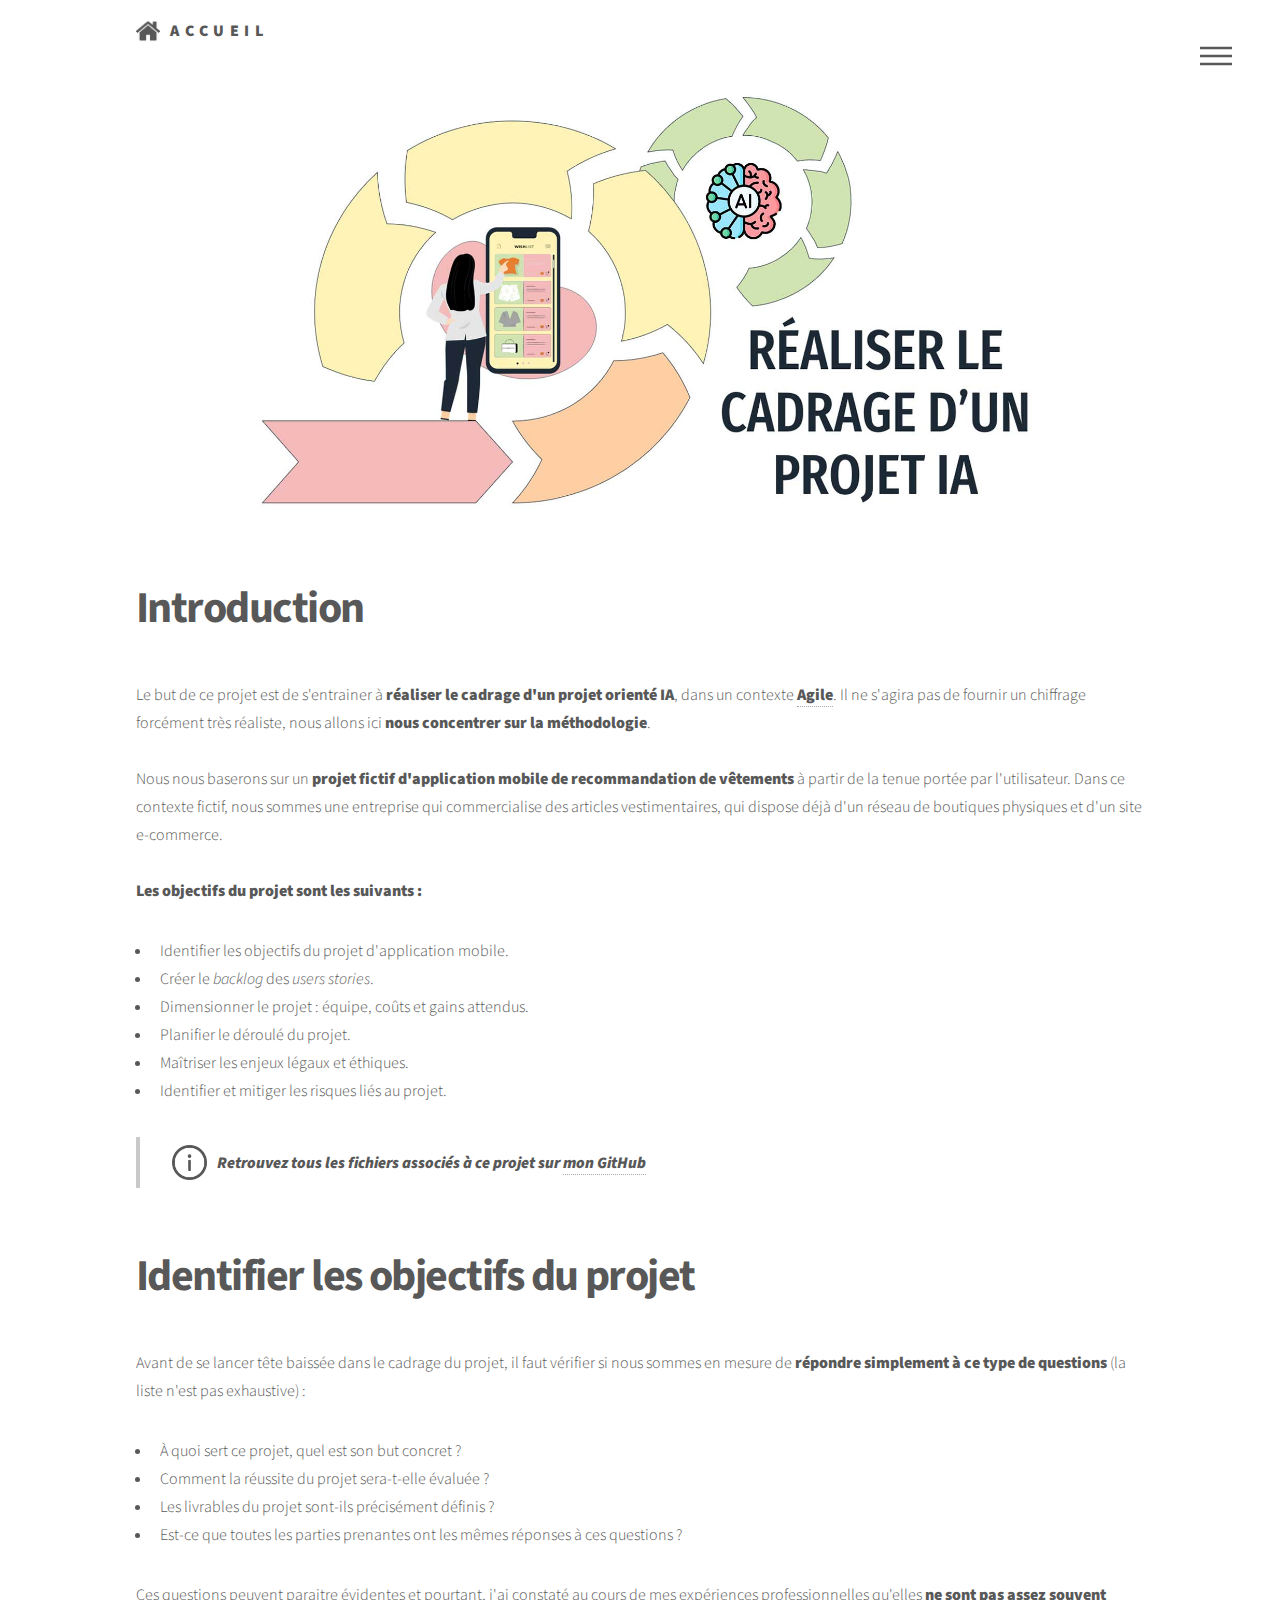
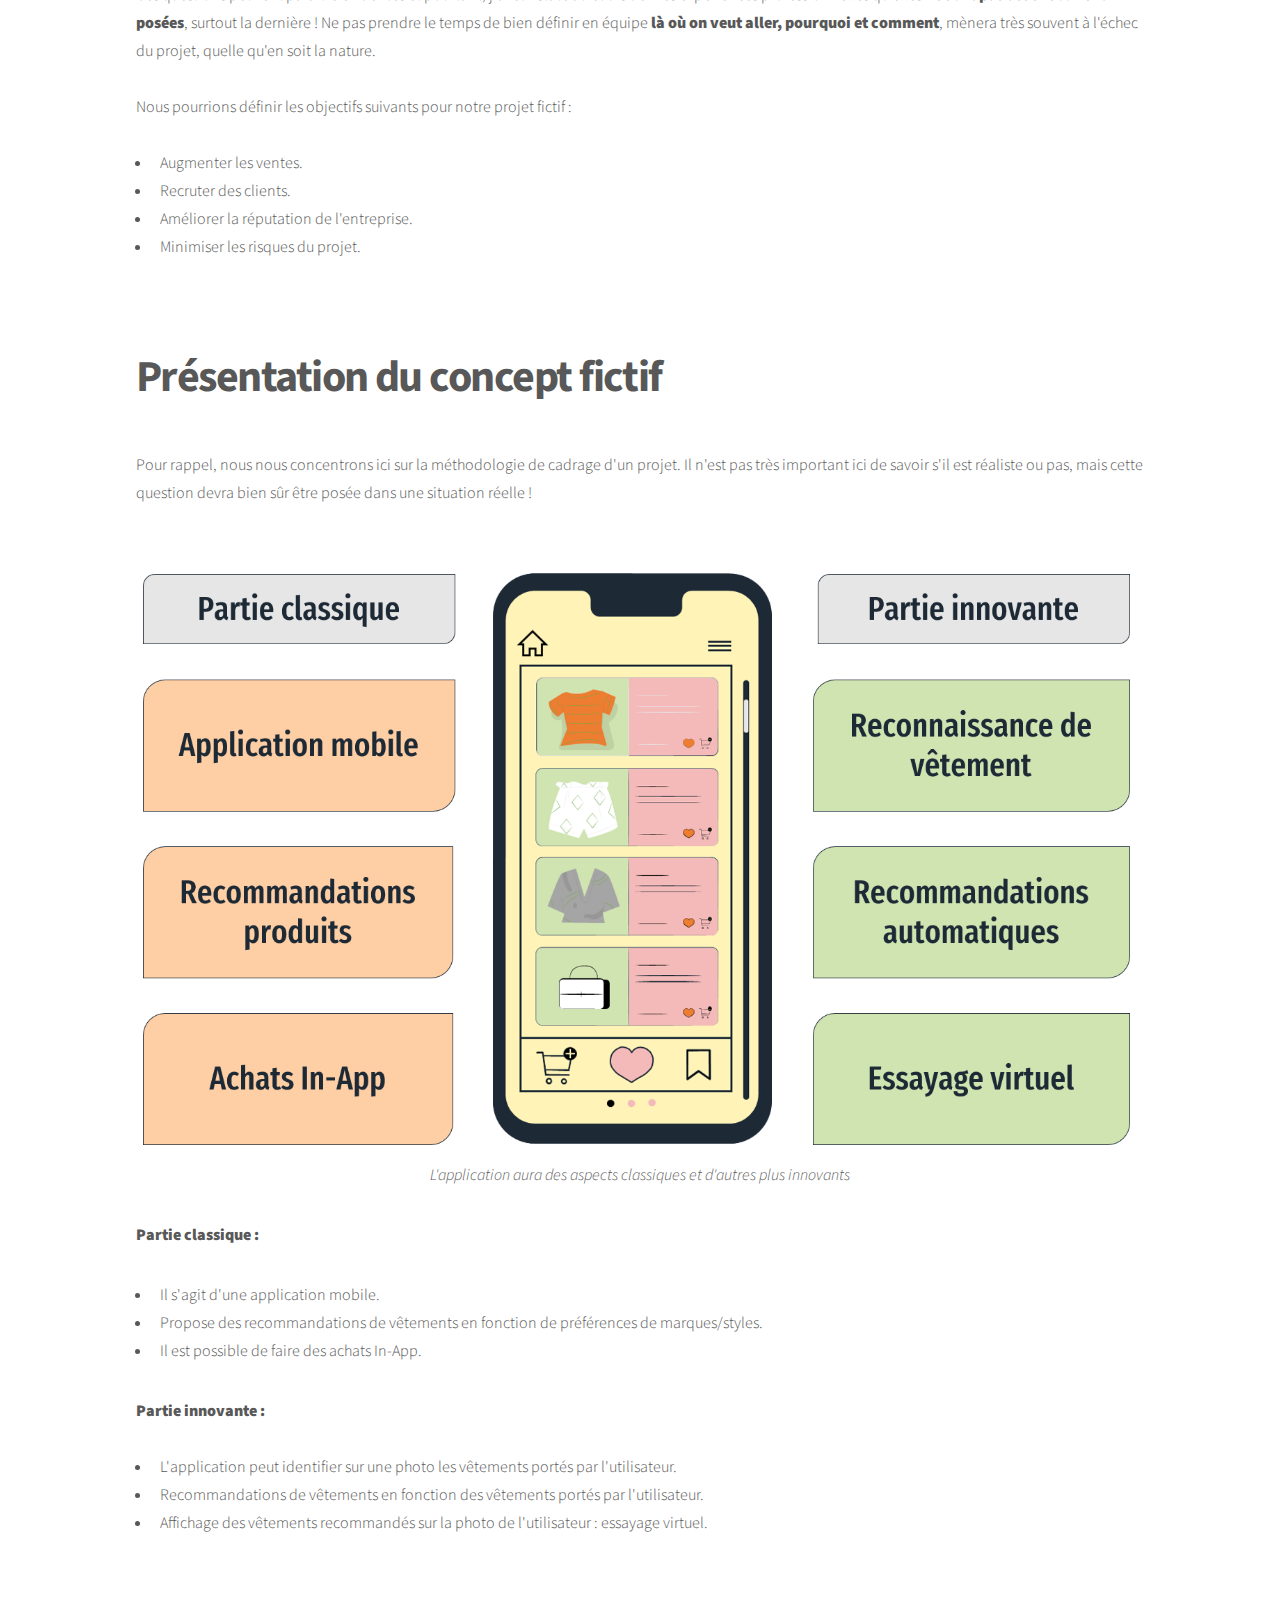
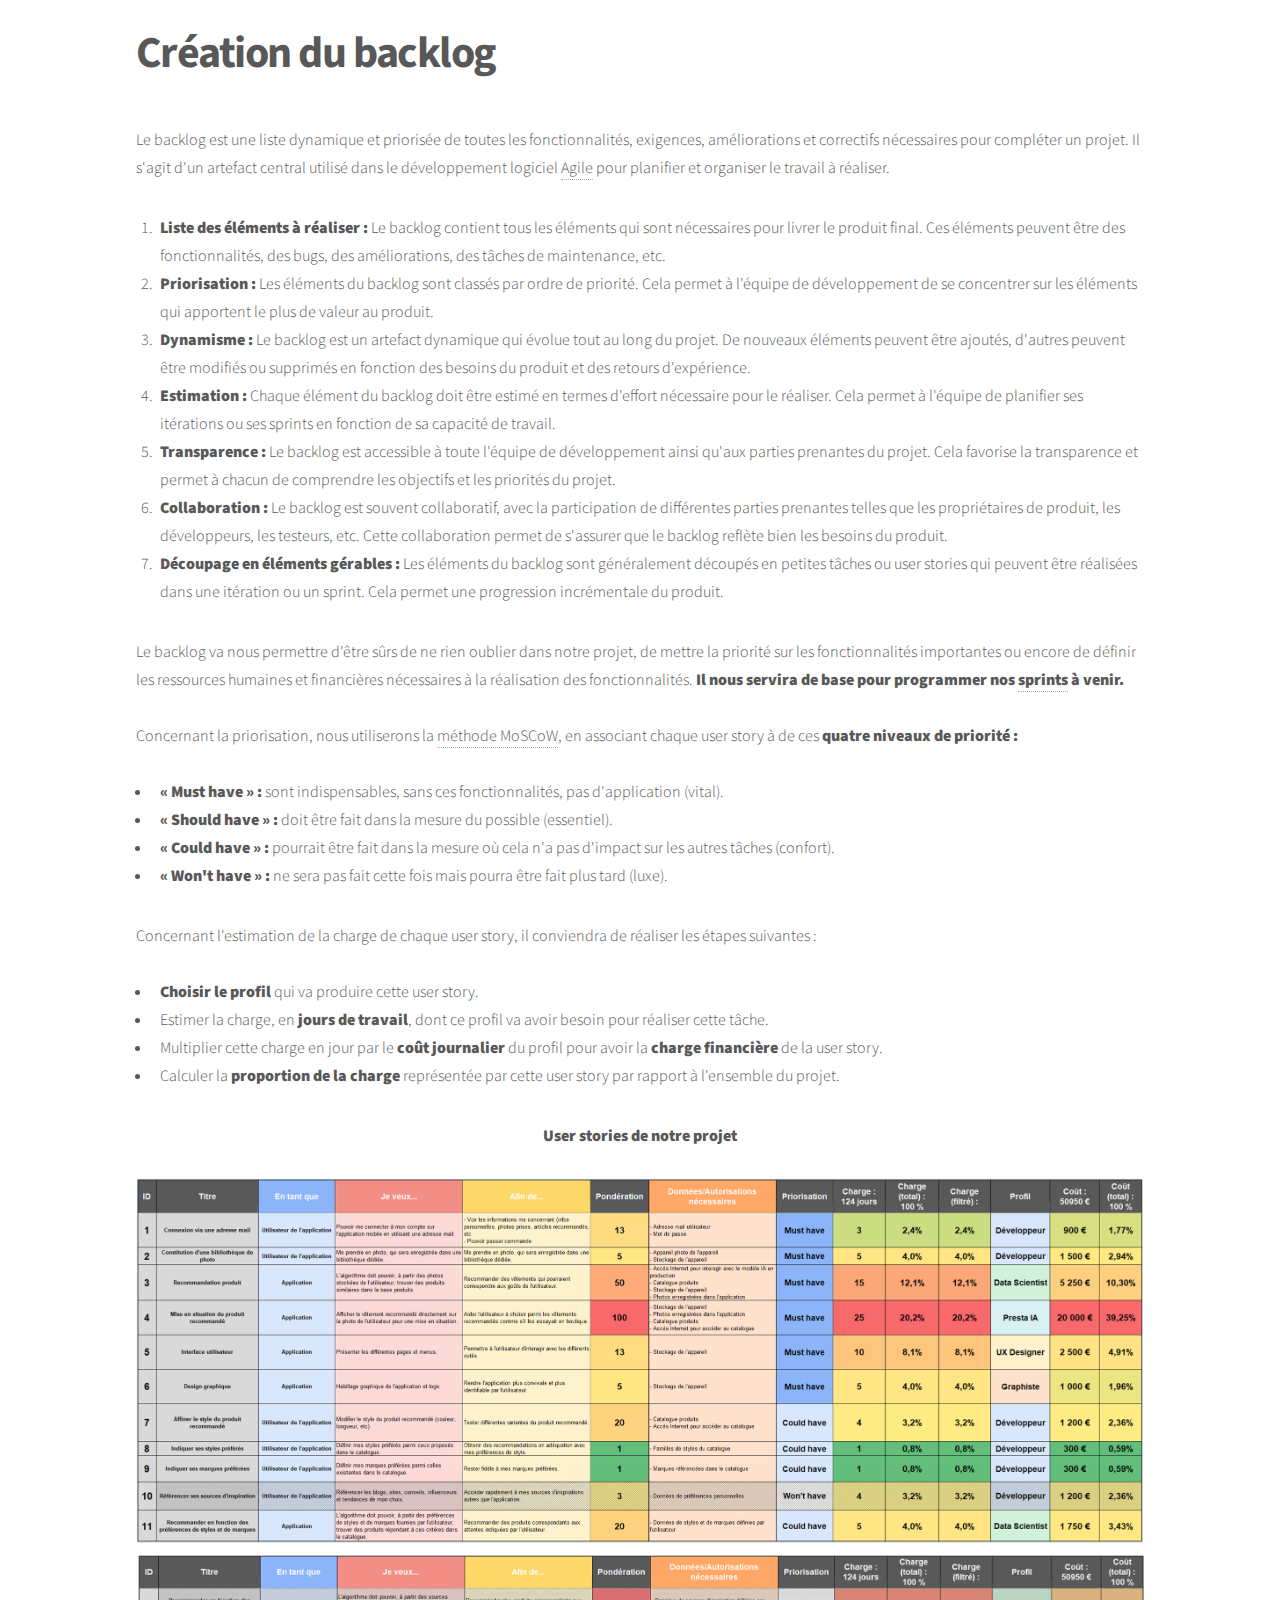
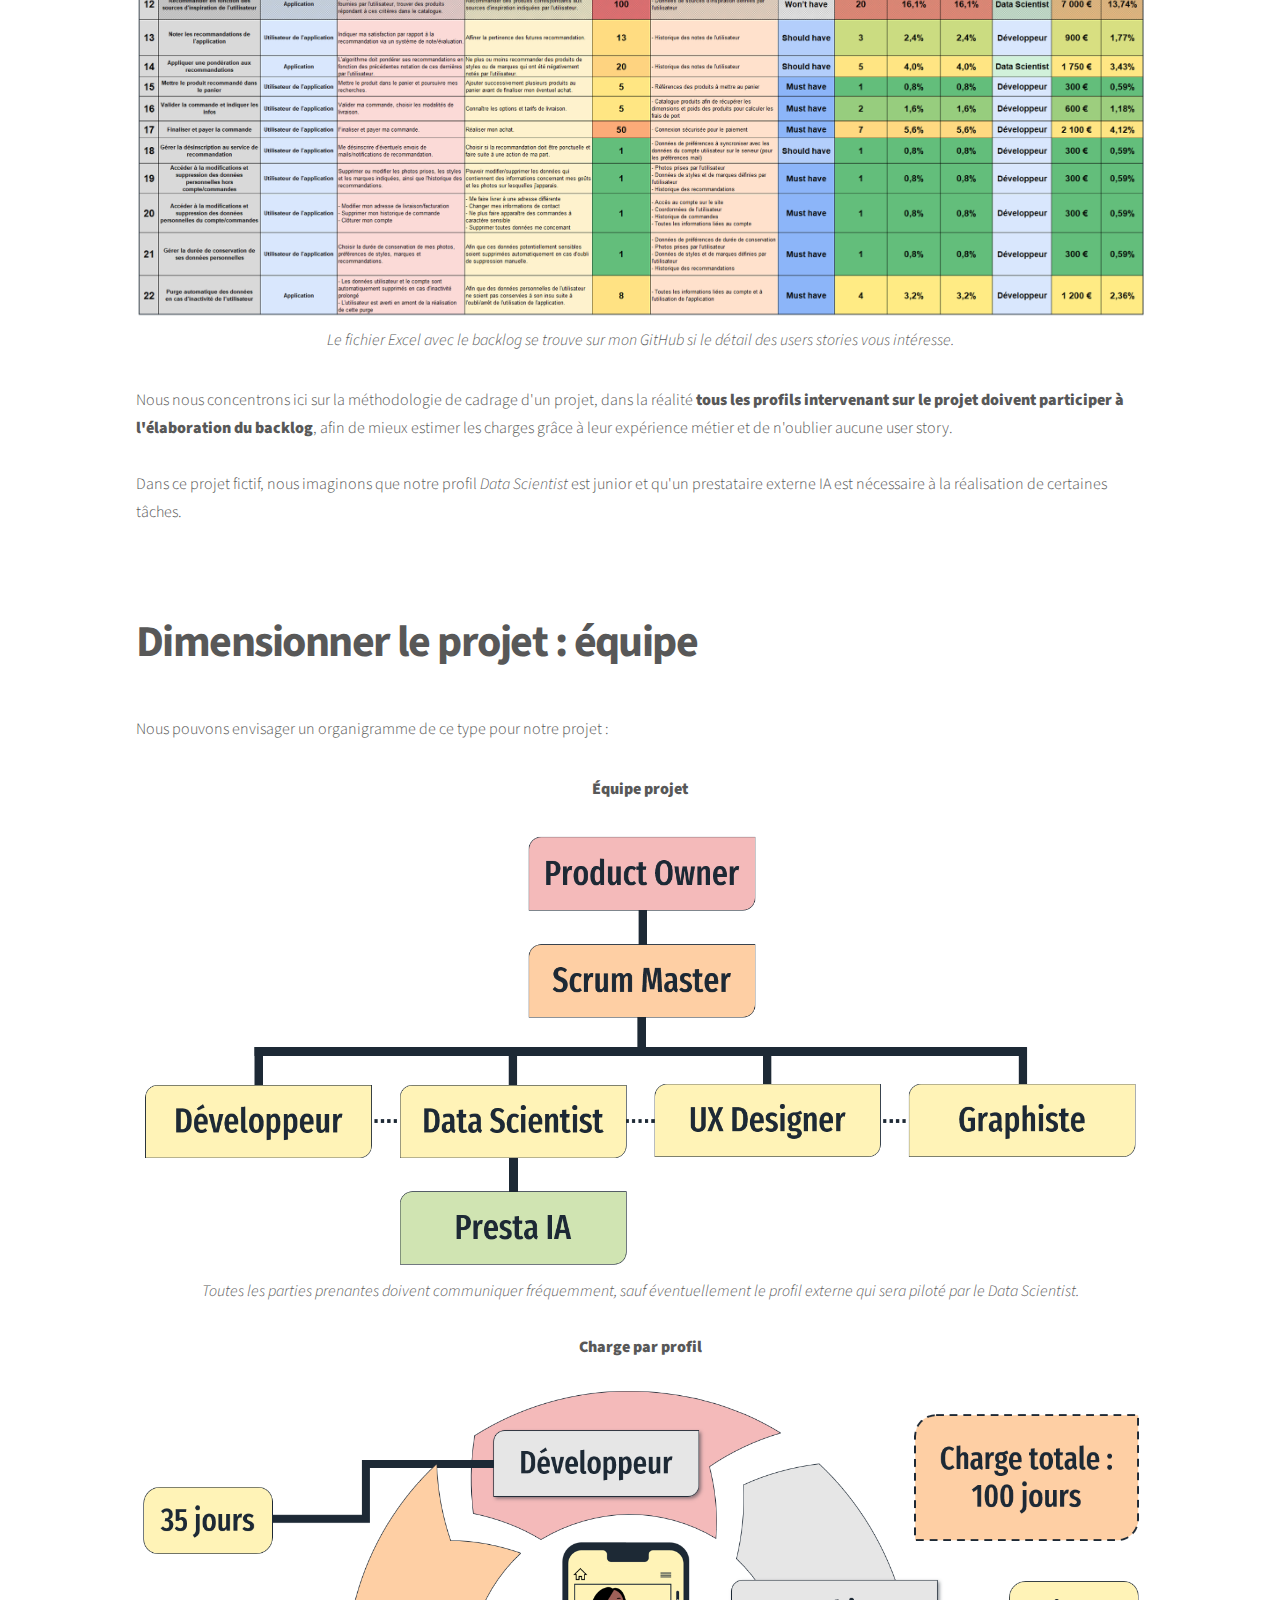
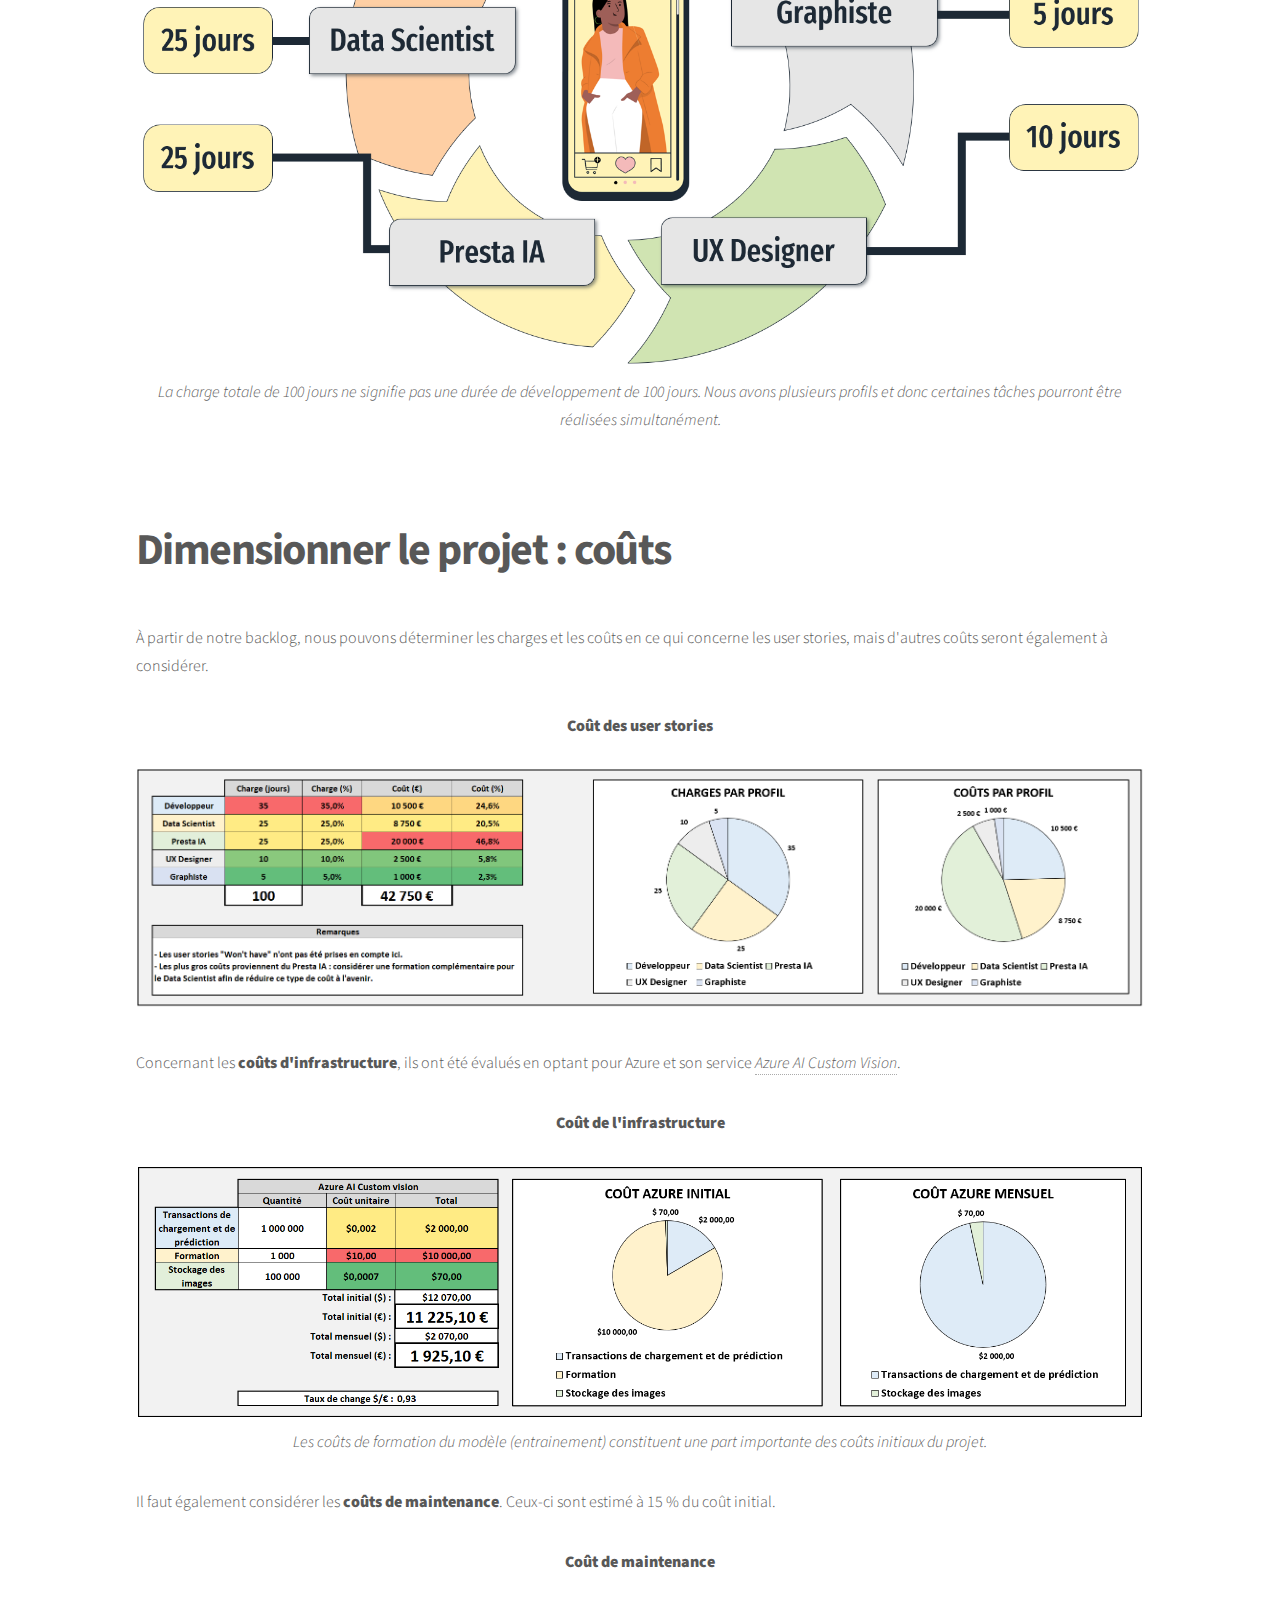
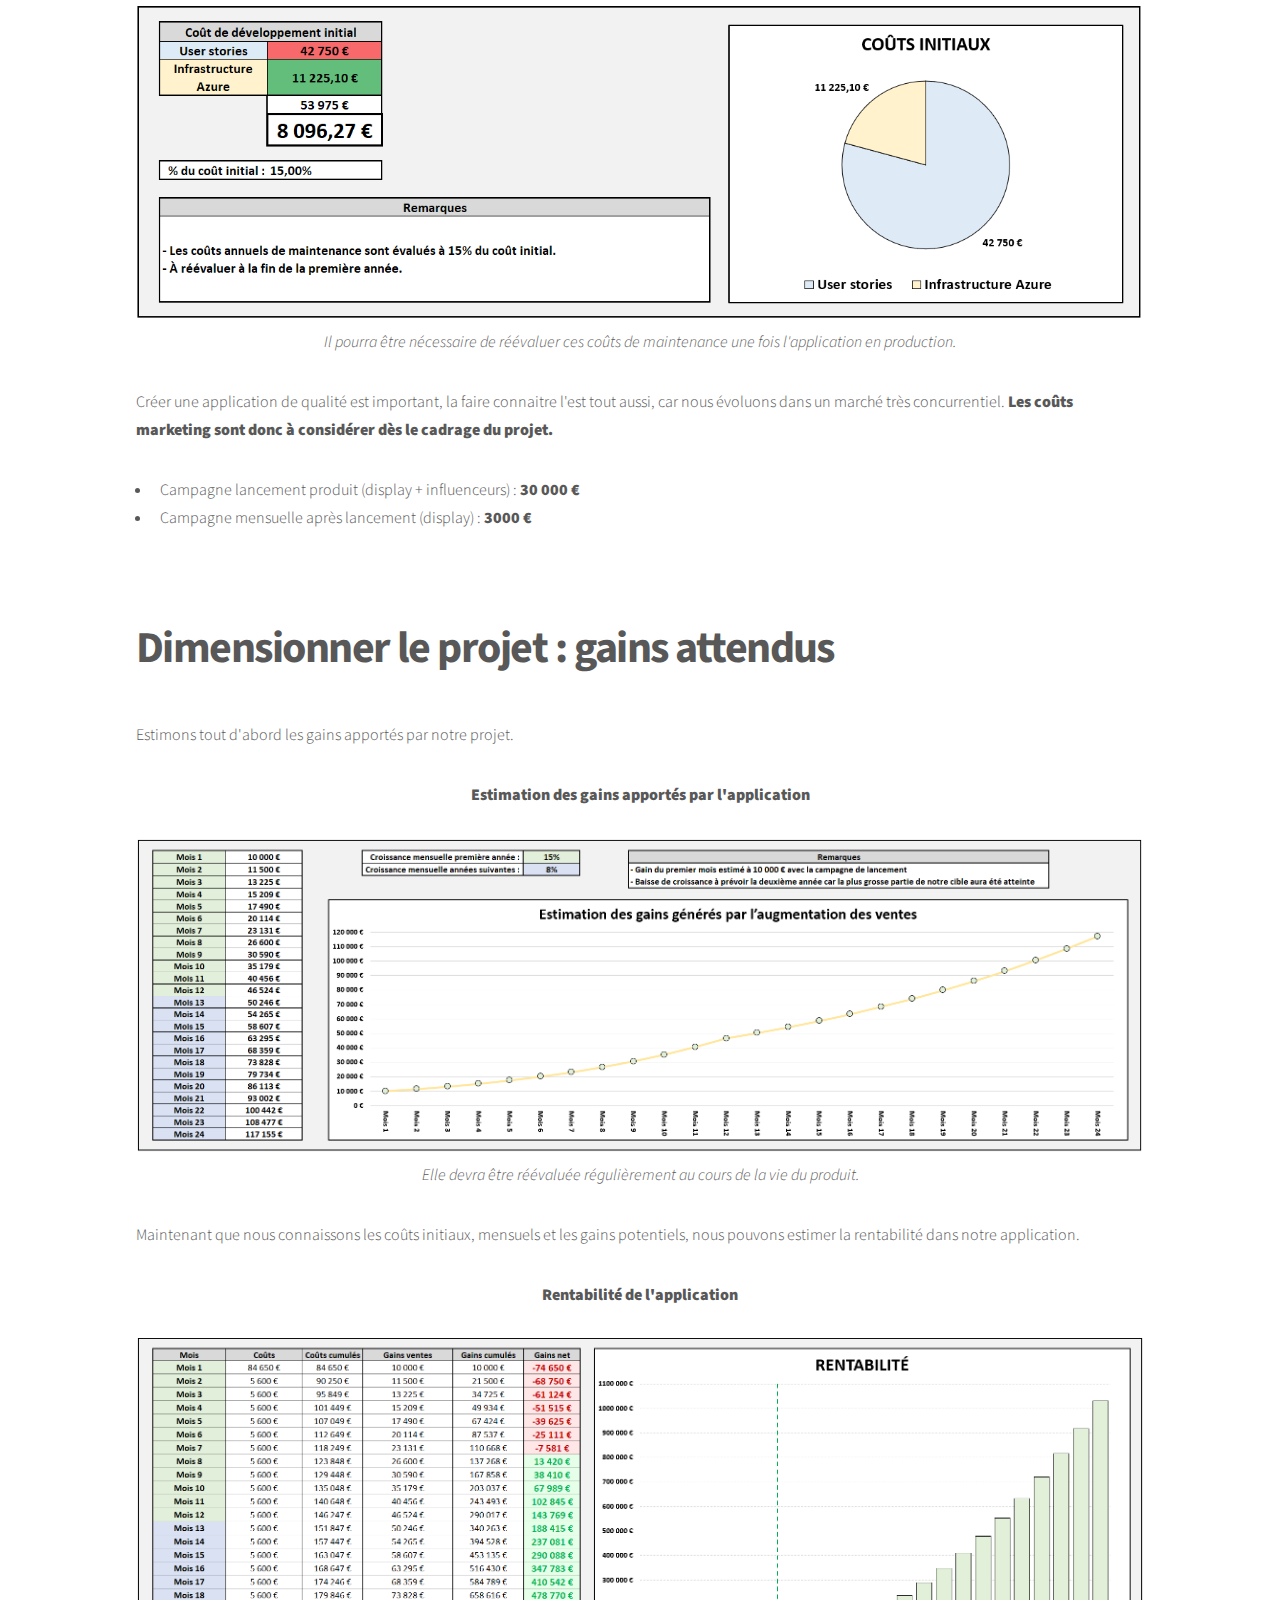
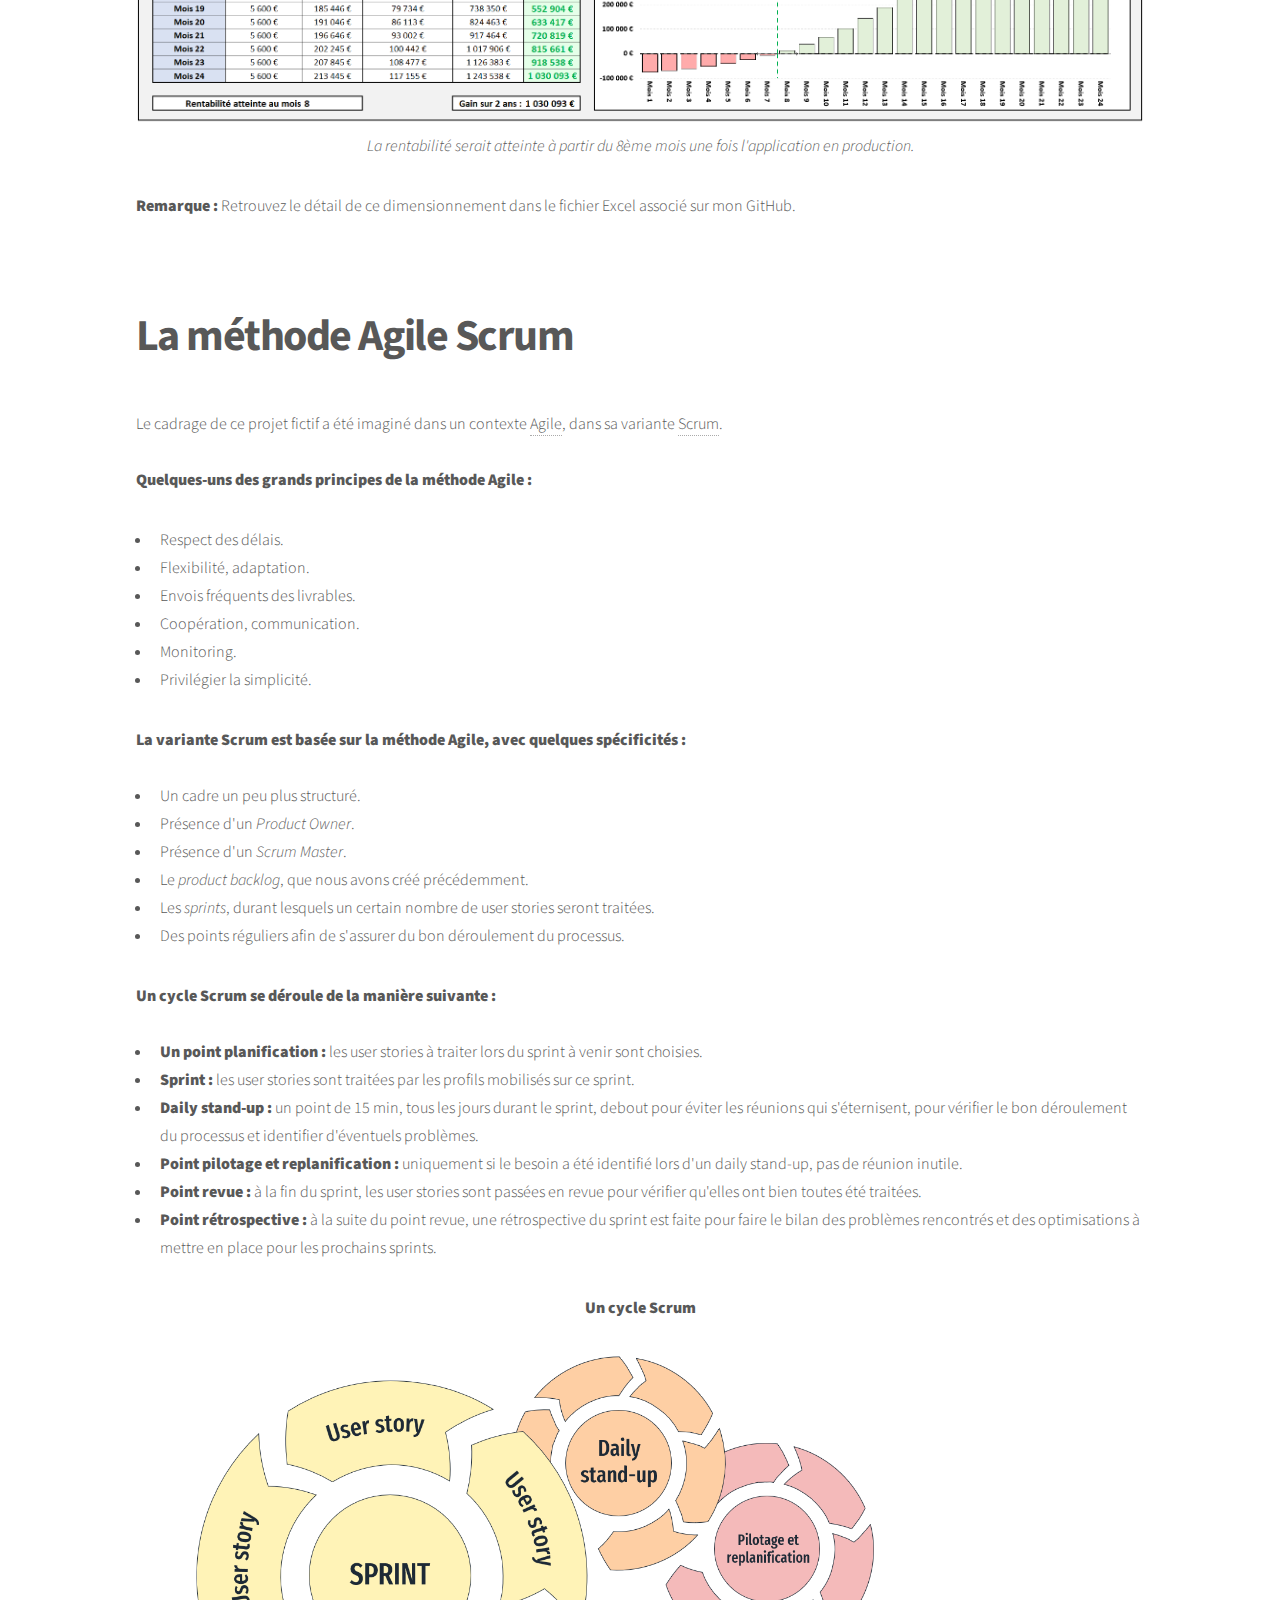
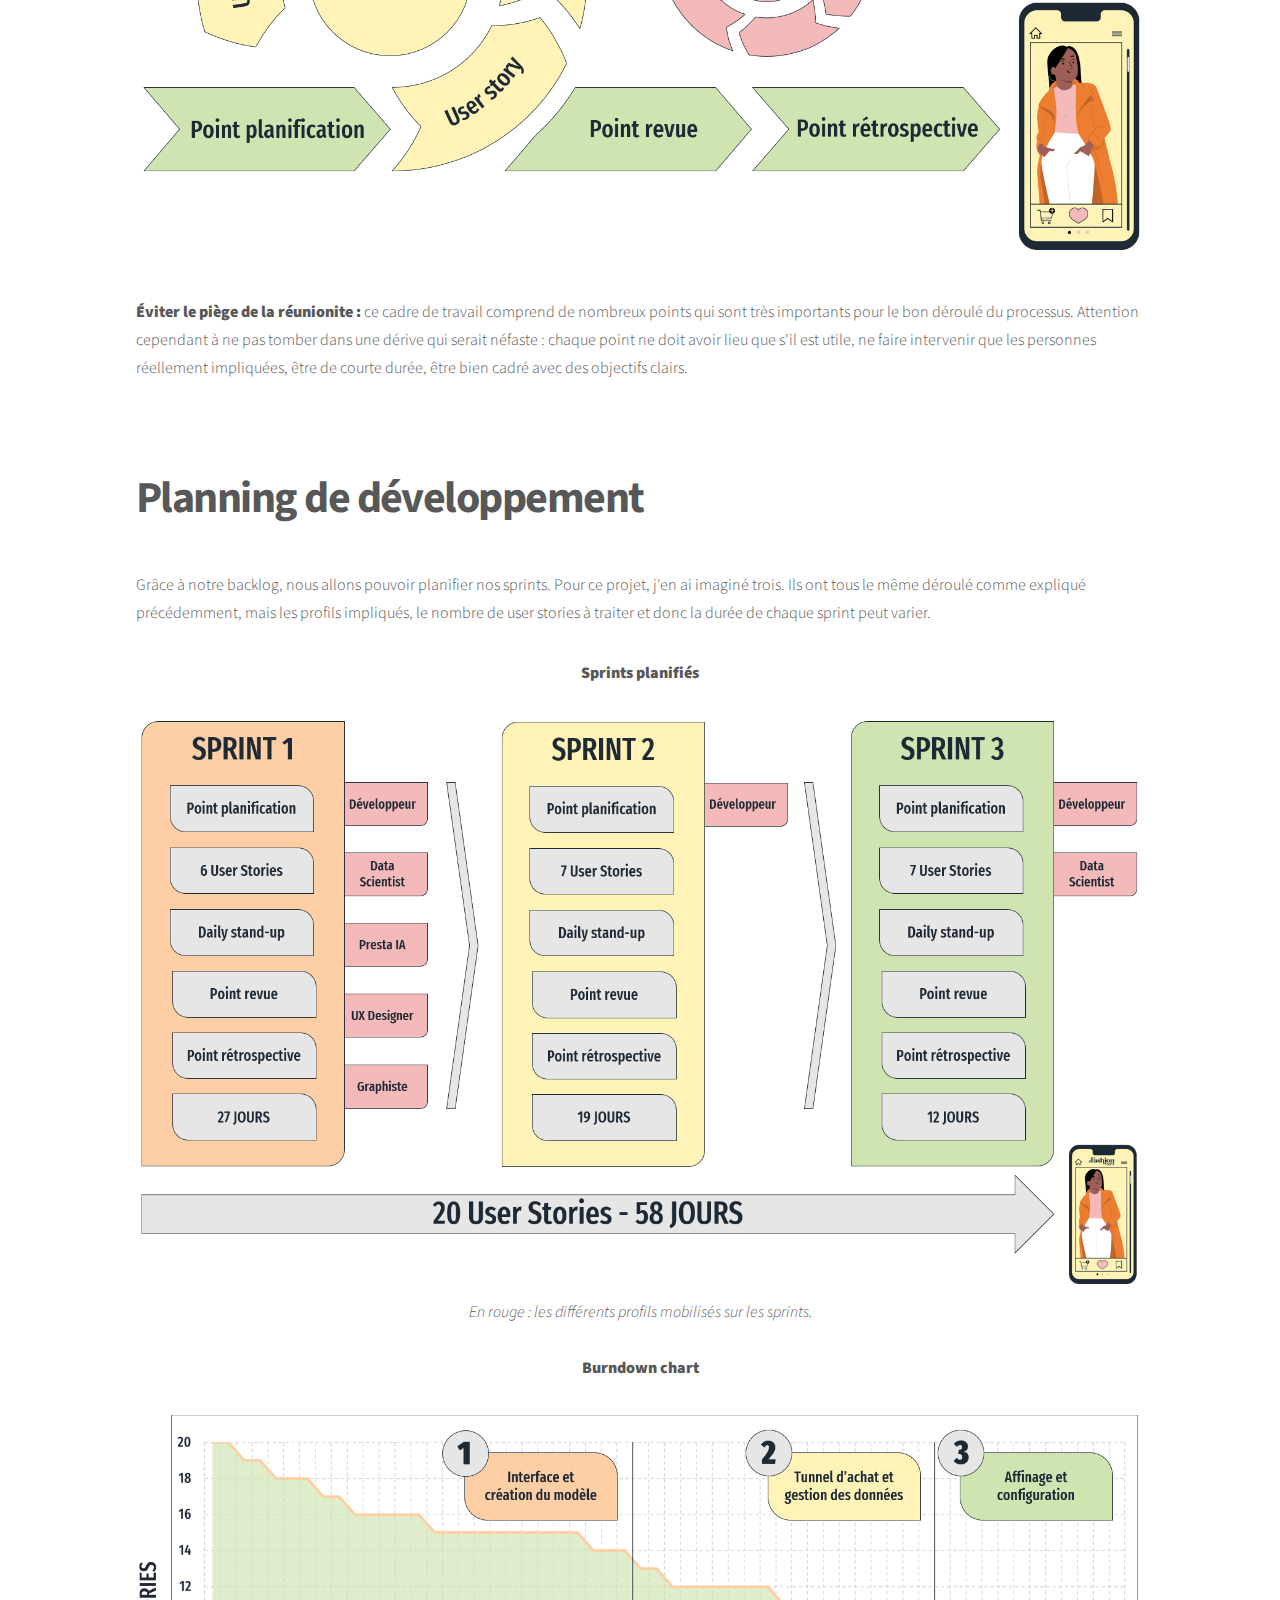
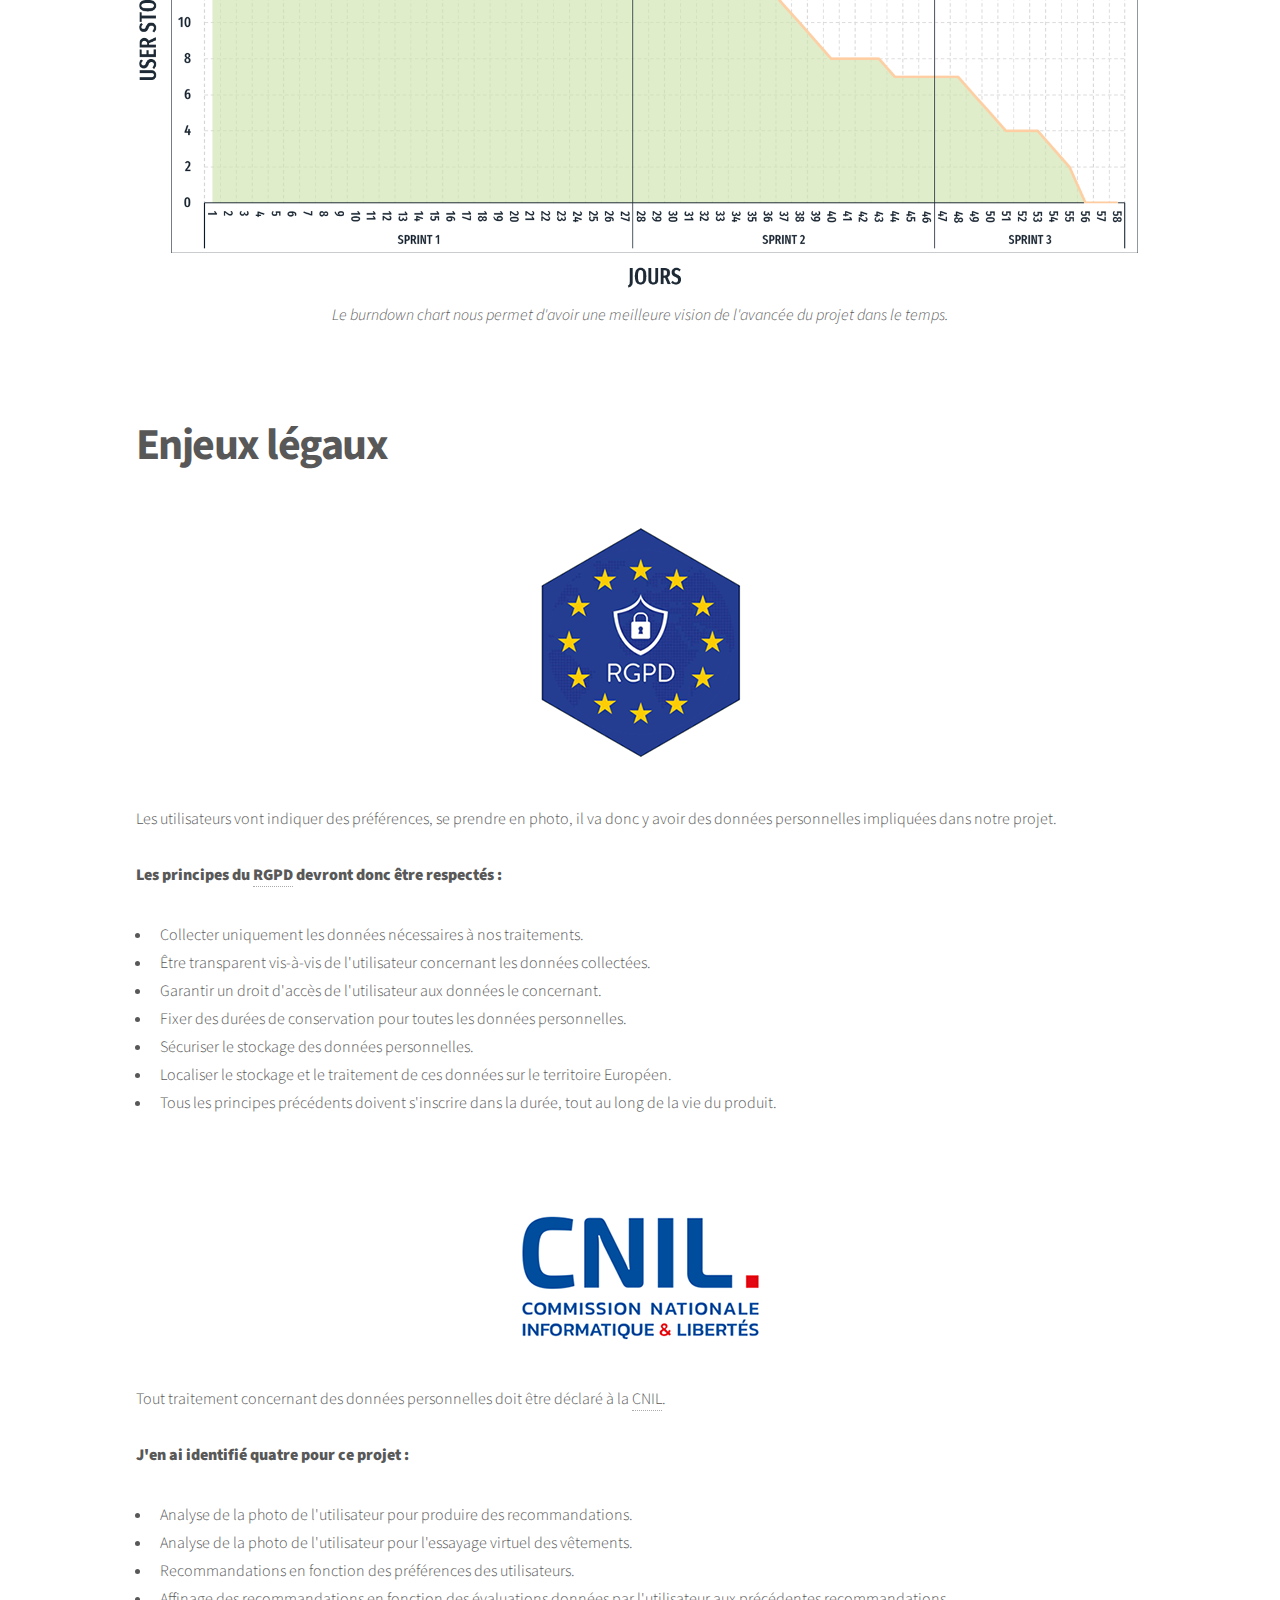
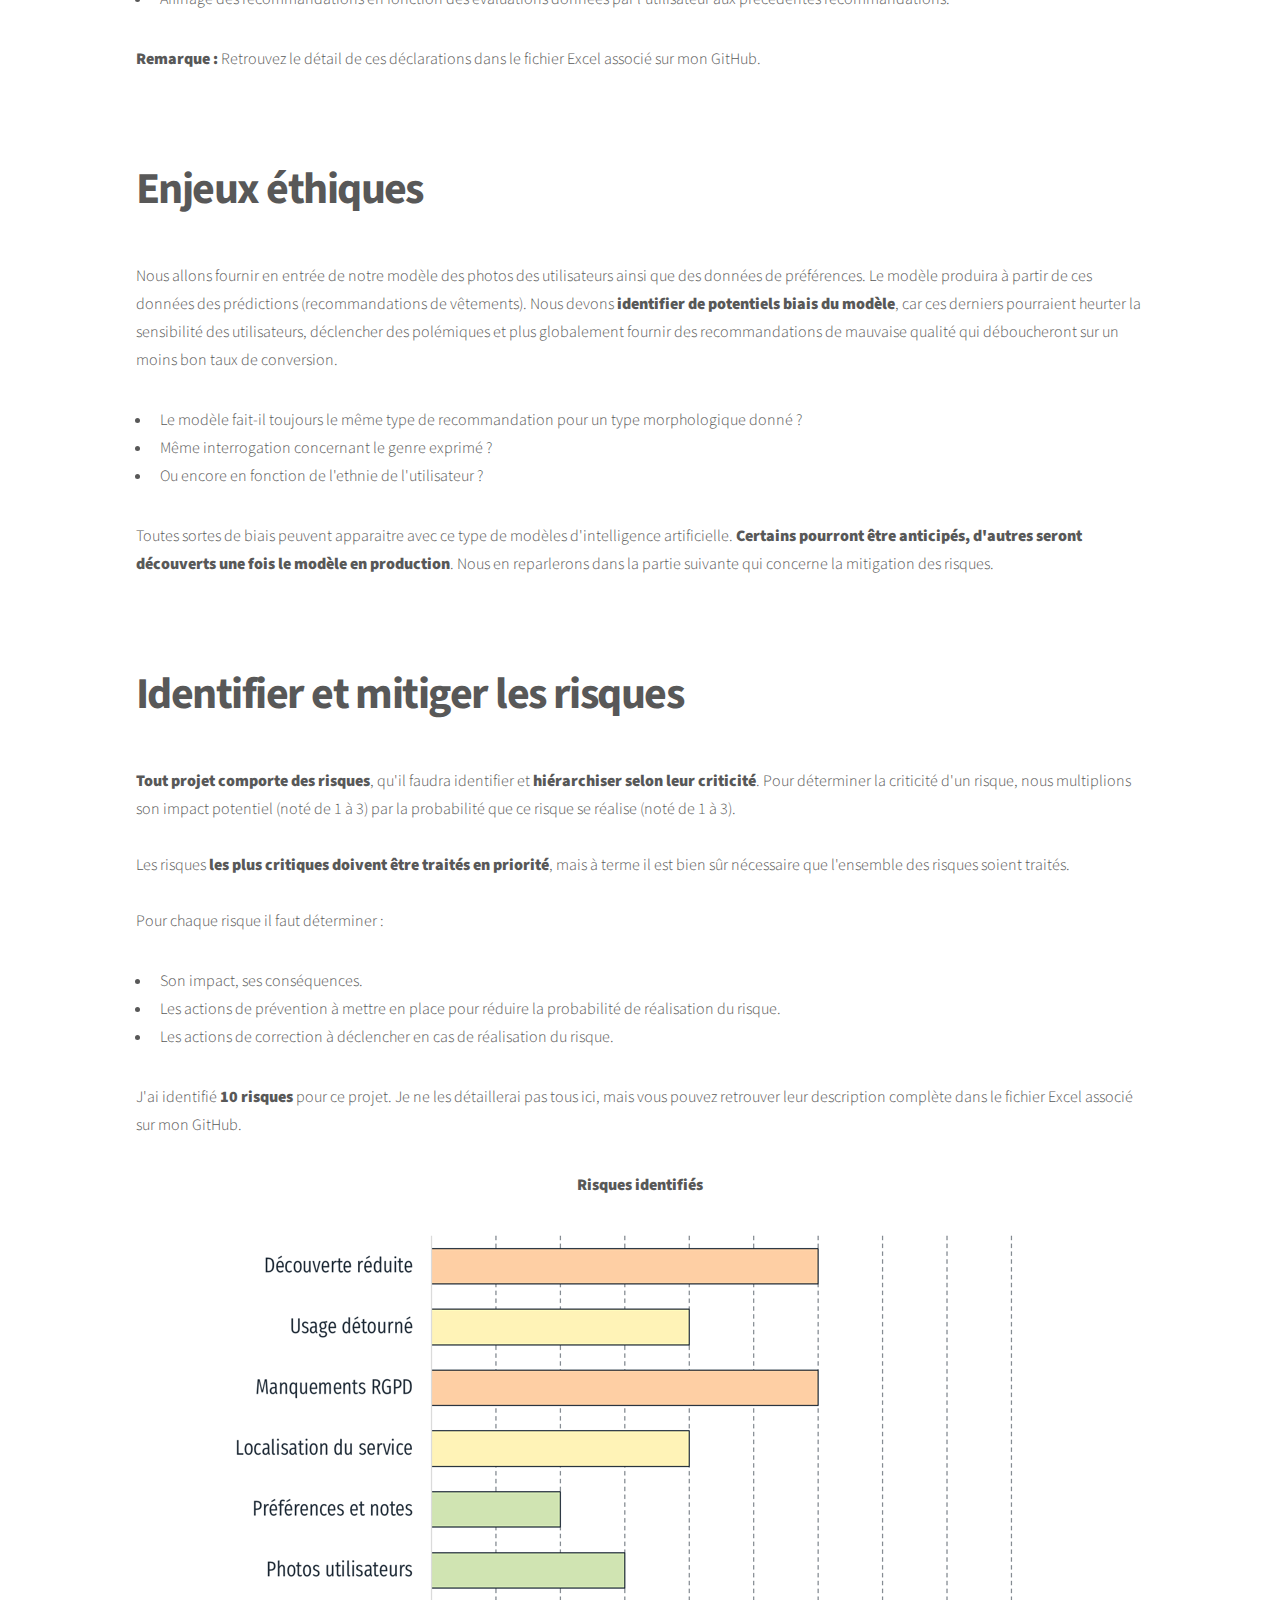
<file: 08-cadrage-ia.html>
<!DOCTYPE HTML>
<!--
	Phantom by HTML5 UP
	html5up.net | @ajlkn
	Free for personal and commercial use under the CCA 3.0 license (html5up.net/license)
-->
<html>
	<head>
		<title>Cadrage d'un projet IA</title>
		<meta charset="utf-8" />
		<meta name="viewport" content="width=device-width, initial-scale=1, user-scalable=no" />
		<link rel="stylesheet" href="assets/css/main.css" />
		<noscript><link rel="stylesheet" href="assets/css/noscript.css" /></noscript>
		<link rel="icon" href="images/ai-icon.ico" type="image/x-icon">
	</head>
	<body class="is-preload">
		<!-- Wrapper -->
			<div id="wrapper">

				<!-- Header -->
					<header id="header">
						<div class="inner">

							<!-- Logo -->
							<a href="index.html" class="logo">
								<span class="symbol"><img src="images/home.png" alt="" /></span><span class="title">Accueil</span>
							</a>

							<!-- Nav -->
								<nav>
									<ul>
										<li><a href="#menu">Menu</a></li>
									</ul>
								</nav>

						</div>
					</header>


				<!-- Menu -->
				<nav id="menu">
					<h2><a href="index.html">Accueil</a></h2>
					<h2><a href="00-cv.html">Mon CV</a></h2>
					<hr style="height: 1px; background-color: white;">
					<h2>Projets</h2>
					<ul>	
						<li><a href="01-preparer-des-donnees.html">Pr&eacute;parer des donn&eacute;es et mener une analyse exploratoire</a></li>
						<li><a href="02-anticiper-la-consommation.html">Pr&eacute;dire la consommation et les &eacute;missions de b&acirc;timents</a></li>
						<li><a href="03-segmenter-des-clients.html">Segmenter les clients d'un site e-commerce</a></li>
						<li><a href="04-suggestion-mots-cles.html">Suggestion automatique de mots-cl&eacute;s</a></li>
						<li><a href="05-classer-des-images.html">Identifier des races de chiens sur des photos avec TensorFlow</a></li>
						<li><a href="06-extraction-mots-cles.html">Nouvelles méthodes d'extraction de mots-cl&eacute;s</a></li>
						<li><a href="07-traitement-aws-spark.html">Extraction de features sur des donn&eacute;es massives avec Spark</a></li>
						<li><a href="08-cadrage-ia.html">R&eacute;aliser le cadrage d'un projet IA</a></li>
					</ul>
			</nav>


				<!-- Main -->
				<div id="main">
					<div class="inner">
						<span class="image main"><img src="images/08-cadrage-projet-ia/01-cadrage-projet-ia.jpg" alt="Traitement Spark" /></span>
						
						<h1>Introduction</h1>
						<p>
							Le but de ce projet est de s'entrainer &agrave; <b>r&eacute;aliser le cadrage d'un projet orient&eacute; IA</b>, dans un contexte <b><a href="https://fr.wikipedia.org/wiki/M%C3%A9thode_agile" target="_blank">Agile</a></b>.
							Il ne s'agira pas de fournir un chiffrage forc&eacute;ment tr&egrave;s r&eacute;aliste, nous allons ici <b>nous concentrer sur la m&eacute;thodologie</b>.
							<br><br>
							Nous nous baserons sur un <b>projet fictif d'application mobile de recommandation de v&ecirc;tements</b> &agrave; partir de la tenue port&eacute;e par l'utilisateur.
							Dans ce contexte fictif, nous sommes une entreprise qui commercialise des articles vestimentaires, qui dispose d&eacute;j&agrave; d'un r&eacute;seau de boutiques physiques et d'un site e-commerce.
							<br><br>
							<b>Les objectifs du projet sont les suivants : </b>
							<ul>
								<li>Identifier les objectifs du projet d'application mobile.</li>
								<li>Cr&eacute;er le <i>backlog</i> des <i>users stories</i>.</li>
								<li>Dimensionner le projet : &eacute;quipe, co&ucirc;ts et gains attendus.</li>
								<li>Planifier le d&eacute;roul&eacute; du projet.</li>
								<li>Ma&icirc;triser les enjeux l&eacute;gaux et &eacute;thiques.</li>
								<li>Identifier et mitiger les risques li&eacute;s au projet.</li>
							</ul>

						</p>
						<p>
							<blockquote>
								<img src="images/info.png" width="35" height="35"/>
								<span><b>Retrouvez tous les fichiers associ&eacute;s &agrave; ce projet sur <a href="https://github.com/BiGHeaDMaX/Cadrer-Un-Projet-IA" target="_blank">mon GitHub</a></b></span>
							</blockquote>
						</p>
						<br>
						<h1>Identifier les objectifs du projet</h1>
						<p>
							Avant de se lancer t&ecirc;te baiss&eacute;e dans le cadrage du projet, il faut v&eacute;rifier si nous sommes en mesure de <b>r&eacute;pondre simplement &agrave; ce type de questions</b> (la liste n'est pas exhaustive) :
							<ul>
								<li>&Agrave; quoi sert ce projet, quel est son but concret ?</li>
								<li>Comment la r&eacute;ussite du projet sera-t-elle &eacute;valu&eacute;e ?</li>
								<li>Les livrables du projet sont-ils pr&eacute;cis&eacute;ment d&eacute;finis ?</li>
								<li>Est-ce que toutes les parties prenantes ont les m&ecirc;mes r&eacute;ponses &agrave; ces questions ?</li>
							</ul>
							Ces questions peuvent paraitre &eacute;videntes et pourtant, j'ai constat&eacute; au cours de mes exp&eacute;riences professionnelles qu'elles <b>ne sont pas assez souvent pos&eacute;es</b>, surtout la derni&egrave;re !
							Ne pas prendre le temps de bien d&eacute;finir en &eacute;quipe <b>l&agrave; o&ugrave; on veut aller, pourquoi et comment</b>, m&egrave;nera tr&egrave;s souvent &agrave; l'&eacute;chec du projet, quelle qu'en soit la nature.
							<br><br>
							Nous pourrions d&eacute;finir les objectifs suivants pour notre projet fictif :<br><br>
							<ul>
								<li>Augmenter les ventes.</li>
								<li>Recruter des clients.</li>
								<li>Am&eacute;liorer la r&eacute;putation de l'entreprise.</li>
								<li>Minimiser les risques du projet.</li>
							</ul>
							<br><br>
							<h1>Pr&eacute;sentation du concept fictif</h1>
							<p>
								Pour rappel, nous nous concentrons ici sur la m&eacute;thodologie de cadrage d'un projet. Il n'est pas tr&egrave;s important ici de savoir s'il est r&eacute;aliste ou pas,
								mais cette question devra bien s&ucirc;r &ecirc;tre pos&eacute;e dans une situation r&eacute;elle !
								<br><br>

							</p>
							<p align="center">
								<img src="images/08-cadrage-projet-ia/02-concept.png" alt="" style="max-width: 100%; height: auto;" /><br>
								<i>L'application aura des aspects classiques et d'autres plus innovants</i>
							</p>
							<p>
								<b>Partie classique : </b>
								<ul>
									<li>Il s'agit d'une application mobile.</li>
									<li>Propose des recommandations de v&ecirc;tements en fonction de pr&eacute;f&eacute;rences de marques/styles.</li>
									<li>Il est possible de faire des achats In-App.</li>
								</ul>
								<b>Partie innovante : </b><br><br>
								<ul>
									<li>L'application peut identifier sur une photo les v&ecirc;tements port&eacute;s par l'utilisateur.</li>
									<li>Recommandations de v&ecirc;tements en fonction des v&ecirc;tements port&eacute;s par l'utilisateur.</li>
									<li>Affichage des v&ecirc;tements recommand&eacute;s sur la photo de l'utilisateur : essayage virtuel.</li>
								</ul>

							</p>
							<br><br>
							<h1>Cr&eacute;ation du backlog</h1>
							<p>
								Le backlog est une liste dynamique et prioris&eacute;e de toutes les fonctionnalit&eacute;s, exigences, am&eacute;liorations et correctifs n&eacute;cessaires pour compl&eacute;ter un projet.
								Il s'agit d'un artefact central utilis&eacute; dans le d&eacute;veloppement logiciel <a href="https://fr.wikipedia.org/wiki/M%C3%A9thode_agile" target="_blank">Agile</a> pour planifier et organiser le travail &agrave; r&eacute;aliser.
								<ol>
									<li><b>Liste des &eacute;l&eacute;ments &agrave; r&eacute;aliser : </b>Le backlog contient tous les &eacute;l&eacute;ments qui sont n&eacute;cessaires pour livrer le produit final.
										Ces &eacute;l&eacute;ments peuvent &ecirc;tre des fonctionnalit&eacute;s, des bugs, des am&eacute;liorations, des t&acirc;ches de maintenance, etc.</li>
									<li><b>Priorisation : </b>Les &eacute;l&eacute;ments du backlog sont class&eacute;s par ordre de priorit&eacute;. Cela permet &agrave; l'&eacute;quipe de d&eacute;veloppement de se concentrer
										sur les &eacute;l&eacute;ments qui apportent le plus de valeur au produit.</li>
									<li><b>Dynamisme : </b>Le backlog est un artefact dynamique qui &eacute;volue tout au long du projet. De nouveaux &eacute;l&eacute;ments peuvent &ecirc;tre ajout&eacute;s,
										d'autres peuvent &ecirc;tre modifi&eacute;s ou supprim&eacute;s en fonction des besoins du produit et des retours d'exp&eacute;rience.</li>
									<li><b>Estimation : </b>Chaque &eacute;l&eacute;ment du backlog doit &ecirc;tre estim&eacute; en termes d'effort n&eacute;cessaire pour le r&eacute;aliser.
										Cela permet &agrave; l'&eacute;quipe de planifier ses it&eacute;rations ou ses sprints en fonction de sa capacit&eacute; de travail.</li>
									<li><b>Transparence : </b>Le backlog est accessible &agrave; toute l'&eacute;quipe de d&eacute;veloppement ainsi qu'aux parties prenantes du projet.
										Cela favorise la transparence et permet &agrave; chacun de comprendre les objectifs et les priorit&eacute;s du projet.</li>
									<li><b>Collaboration : </b>Le backlog est souvent collaboratif, avec la participation de diff&eacute;rentes parties prenantes telles que les propri&eacute;taires de produit,
										les d&eacute;veloppeurs, les testeurs, etc. Cette collaboration permet de s'assurer que le backlog refl&egrave;te bien les besoins du produit.</li>
									<li><b>D&eacute;coupage en &eacute;l&eacute;ments g&eacute;rables : </b>Les &eacute;l&eacute;ments du backlog sont g&eacute;n&eacute;ralement d&eacute;coup&eacute;s en petites t&acirc;ches ou user stories qui peuvent &ecirc;tre r&eacute;alis&eacute;es 
										dans une it&eacute;ration ou un sprint. Cela permet une progression incr&eacute;mentale du produit.</li>
								</ol>

								Le backlog va nous permettre d'&ecirc;tre s&ucirc;rs de ne rien oublier dans notre projet, de mettre la priorit&eacute; sur les fonctionnalit&eacute;s importantes
								ou encore de d&eacute;finir les ressources humaines et financi&egrave;res n&eacute;cessaires &agrave; la r&eacute;alisation des fonctionnalit&eacute;s.
								<b>Il nous servira de base pour programmer nos <a href="https://fr.wikipedia.org/wiki/Sprint_(d%C3%A9veloppement_logiciel)" target="_blank">sprints</a> &agrave; venir.</b>
								<br><br>
								Concernant la priorisation, nous utiliserons la <a href="https://fr.wikipedia.org/wiki/M%C3%A9thode_MoSCoW" target="_blank">m&eacute;thode MoSCoW</a>,
								en associant chaque user story &agrave; de ces <b>quatre niveaux de priorit&eacute; :</b><br><br>
								<ul>
									<li><b>&laquo; Must have &raquo; : </b>sont indispensables, sans ces fonctionnalit&eacute;s, pas d'application (vital).</li>
									<li><b>&laquo; Should have &raquo; : </b>doit &ecirc;tre fait dans la mesure du possible (essentiel).</li>
									<li><b>&laquo; Could have &raquo; : </b>pourrait &ecirc;tre fait dans la mesure o&ugrave; cela n'a pas d'impact sur les autres t&acirc;ches (confort).</li>
									<li><b>&laquo; Won't have &raquo; : </b>ne sera pas fait cette fois mais pourra &ecirc;tre fait plus tard (luxe).</li>
								</ul>

								Concernant l'estimation de la charge de chaque user story, il conviendra de r&eacute;aliser les &eacute;tapes suivantes : <br><br>
								<ul>
									<li><b>Choisir le profil</b> qui va produire cette user story.</li>
									<li>Estimer la charge, en <b>jours de travail</b>, dont ce profil va avoir besoin pour r&eacute;aliser cette t&acirc;che.</li>
									<li>Multiplier cette charge en jour par le <b>co&ucirc;t journalier</b> du profil pour avoir la <b>charge financi&egrave;re</b> de la user story.</li>
									<li>Calculer la <b>proportion de la charge</b> repr&eacute;sent&eacute;e par cette user story par rapport &agrave; l'ensemble du projet.</li>
								</ul>
							</p>
							<p align="center">
								<b>User stories de notre projet</b><br><br>
									<img src="images/08-cadrage-projet-ia/03-backlog-1.png" alt="" style="max-width: 100%; height: auto;" /><br>
									<img src="images/08-cadrage-projet-ia/04-backlog-2.png" alt="" style="max-width: 100%; height: auto;" /><br>
									<i>Le fichier Excel avec le backlog se trouve sur mon GitHub si le d&eacute;tail des users stories vous int&eacute;resse.</i>
							</p>
							<p>
								Nous nous concentrons ici sur la m&eacute;thodologie de cadrage d'un projet, dans la r&eacute;alit&eacute; <b>tous les profils intervenant sur le projet doivent participer &agrave; l'&eacute;laboration
								du backlog</b>, afin de mieux estimer les charges gr&acirc;ce &agrave; leur exp&eacute;rience m&eacute;tier et de n'oublier aucune user story.
								<br><br>
								Dans ce projet fictif, nous imaginons que notre profil <i>Data Scientist</i> est junior et qu'un prestataire externe IA est n&eacute;cessaire &agrave; la r&eacute;alisation de certaines t&acirc;ches.

							</p>
							<br><br>
							<h1>Dimensionner le projet : &eacute;quipe</h1>
							<p>
								Nous pouvons envisager un organigramme de ce type pour notre projet :
							</p>
							<p align="center">
								<b>&Eacute;quipe projet</b><br><br>
									<img src="images/08-cadrage-projet-ia/05-team.png" alt="" style="max-width: 100%; height: auto;" /><br>
									<i>Toutes les parties prenantes doivent communiquer fr&eacute;quemment, sauf &eacute;ventuellement le profil externe qui sera pilot&eacute; par le Data Scientist.</i>
									<br><br>
									<b>Charge par profil</b><br><br>
									<img src="images/08-cadrage-projet-ia/06-team-charge.png" alt="" style="max-width: 100%; height: auto;" /><br>
									<i>La charge totale de 100 jours ne signifie pas une dur&eacute;e de d&eacute;veloppement de 100 jours. Nous avons plusieurs profils
										 et donc certaines t&acirc;ches pourront &ecirc;tre r&eacute;alis&eacute;es simultan&eacute;ment.</i>
							</p>
							<br><br>
							<h1>Dimensionner le projet : co&ucirc;ts</h1>
							<p>
								&Agrave; partir de notre backlog, nous pouvons d&eacute;terminer les charges et les co&ucirc;ts en ce qui concerne les user stories, mais d'autres co&ucirc;ts seront &eacute;galement &agrave; consid&eacute;rer.
							</p>
							<p align="center">
								<b>Co&ucirc;t des user stories</b><br><br>
									<img src="images/08-cadrage-projet-ia/07-couts-user-stories.png" alt="" style="max-width: 100%; height: auto;" /><br>
							</p>
							<p>
								Concernant les <b>co&ucirc;ts d'infrastructure</b>, ils ont &eacute;t&eacute; &eacute;valu&eacute;s en optant pour Azure
								et son service <a href="https://azure.microsoft.com/fr-fr/pricing/calculator/" target="_blank"><i>Azure AI Custom Vision</i></a>.
							</p>
							<p align="center">
								<b>Co&ucirc;t de l'infrastructure</b><br><br>
									<img src="images/08-cadrage-projet-ia/08-couts-infra.png" alt="" style="max-width: 100%; height: auto;" /><br>
									<i>Les co&ucirc;ts de formation du mod&egrave;le (entrainement) constituent une part importante des co&ucirc;ts initiaux du projet.</i>
							</p>
							<p>
								Il faut &eacute;galement consid&eacute;rer les <b>co&ucirc;ts de maintenance</b>. Ceux-ci sont estim&eacute; &agrave; 15 % du co&ucirc;t initial.
							</p>
							<p align="center">
								<b>Co&ucirc;t de maintenance</b><br><br>
									<img src="images/08-cadrage-projet-ia/09-couts-maintenance.png" alt="" style="max-width: 100%; height: auto;" /><br>
									<i>Il pourra &ecirc;tre n&eacute;cessaire de r&eacute;&eacute;valuer ces co&ucirc;ts de maintenance une fois l'application en production.</i>
							</p>
							<p>
								Cr&eacute;er une application de qualit&eacute; est important, la faire connaitre l'est tout aussi, car nous &eacute;voluons dans un march&eacute; tr&egrave;s concurrentiel.
								<b>Les co&ucirc;ts marketing sont donc &agrave; consid&eacute;rer d&egrave;s le cadrage du projet.</b>
								<ul>
									<li>Campagne lancement produit (display + influenceurs) : <b>30 000 €</b></li>
									<li>Campagne mensuelle apr&egrave;s lancement (display) : <b>3000 €</b></li>
								</ul>
							</p>

							<br><br>
							<h1>Dimensionner le projet : gains attendus</h1>
							<p>
								Estimons tout d'abord les gains apport&eacute;s par notre projet.
							</p>
							<p align="center">
								<b>Estimation des gains apport&eacute;s par l'application</b><br><br>
									<img src="images/08-cadrage-projet-ia/10-gains.png" alt="" style="max-width: 100%; height: auto;" /><br>
									<i>Elle devra &ecirc;tre r&eacute;&eacute;valu&eacute;e r&eacute;guli&egrave;rement au cours de la vie du produit.</i>
							</p>
							<p>
								Maintenant que nous connaissons les co&ucirc;ts initiaux, mensuels et les gains potentiels, nous pouvons estimer la rentabilit&eacute; dans notre application.
							</p>
							<p align="center">
								<b>Rentabilit&eacute; de l'application</b><br><br>
									<img src="images/08-cadrage-projet-ia/11-rentabilite.png" alt="" style="max-width: 100%; height: auto;" /><br>
									<i>La rentabilit&eacute; serait atteinte &agrave; partir du 8&egrave;me mois une fois l'application en production.</i>
							</p>
							<p>
								<b>Remarque : </b>Retrouvez le d&eacute;tail de ce dimensionnement dans le fichier Excel associ&eacute; sur mon GitHub.
							</p>
							<br><br>
							<h1>La m&eacute;thode Agile Scrum</h1>
							<p>
								Le cadrage de ce projet fictif a &eacute;t&eacute; imagin&eacute; dans un contexte <a href="https://fr.wikipedia.org/wiki/M%C3%A9thode_agile" target="_blank">Agile</a>,
								dans sa variante <a href="https://fr.wikipedia.org/wiki/Scrum_(d%C3%A9veloppement)" target="_blank">Scrum</a>.
								<br><br>
								<b>Quelques-uns des grands principes de la m&eacute;thode Agile :</b>
								<ul>
									<li>Respect des d&eacute;lais.</li>
									<li>Flexibilit&eacute;, adaptation.</li>
									<li>Envois fr&eacute;quents des livrables.</li>
									<li>Coop&eacute;ration, communication.</li>
									<li>Monitoring.</li>
									<li>Privil&eacute;gier la simplicit&eacute;.</li>
								</ul>
								<b>La variante Scrum est bas&eacute;e sur la m&eacute;thode Agile, avec quelques sp&eacute;cificit&eacute;s :</b><br><br>
								<ul>
									<li>Un cadre un peu plus structur&eacute;.</li>
									<li>Pr&eacute;sence d'un <i>Product Owner</i>.</li>
									<li>Pr&eacute;sence d'un <i>Scrum Master</i>.</li>
									<li>Le <i>product backlog</i>, que nous avons cr&eacute;&eacute; pr&eacute;c&eacute;demment.</li>
									<li>Les <i>sprints</i>, durant lesquels un certain nombre de user stories seront trait&eacute;es.</li>
									<li>Des points r&eacute;guliers afin de s'assurer du bon d&eacute;roulement du processus.</li>
								</ul>
								<b>Un cycle Scrum se d&eacute;roule de la mani&egrave;re suivante :</b><br><br>
								<ul>
									<li><b>Un point planification : </b>les user stories &agrave; traiter lors du sprint &agrave; venir sont choisies.</li>
									<li><b>Sprint : </b>les user stories sont trait&eacute;es par les profils mobilis&eacute;s sur ce sprint.</li>
									<li><b>Daily stand-up : </b>un point de 15 min, tous les jours durant le sprint, debout pour &eacute;viter les r&eacute;unions qui s'&eacute;ternisent, pour v&eacute;rifier le bon d&eacute;roulement
										du processus et identifier d'&eacute;ventuels probl&egrave;mes.</li>
									<li><b>Point pilotage et replanification : </b>uniquement si le besoin a &eacute;t&eacute; identifi&eacute; lors d'un daily stand-up, pas de r&eacute;union inutile.</li>
									<li><b>Point revue : </b>&agrave; la fin du sprint, les user stories sont pass&eacute;es en revue pour v&eacute;rifier qu'elles ont bien toutes &eacute;t&eacute; trait&eacute;es.</li>
									<li><b>Point r&eacute;trospective : </b>&agrave; la suite du point revue, une r&eacute;trospective du sprint est faite pour faire le bilan des probl&egrave;mes rencontr&eacute;s et des optimisations
										&agrave; mettre en place pour les prochains sprints.</li>

								</ul>
							</p>
							<p align="center">
								<b>Un cycle Scrum</b><br><br>
									<img src="images/08-cadrage-projet-ia/12-cycle-scrum.png" alt="" style="max-width: 100%; height: auto;" /><br>
							</p>
							<p>
								<b>&Eacute;viter le pi&egrave;ge de la r&eacute;unionite : </b>ce cadre de travail comprend de nombreux points qui sont tr&egrave;s importants pour le bon d&eacute;roul&eacute; du processus.
								Attention cependant &agrave; ne pas tomber dans une d&eacute;rive qui serait n&eacute;faste : chaque point ne doit avoir lieu que s'il est utile, ne faire intervenir que les personnes
								r&eacute;ellement impliqu&eacute;es, &ecirc;tre de courte dur&eacute;e, &ecirc;tre bien cadr&eacute; avec des objectifs clairs.
							</p>
							<br><bR>
							<h1>Planning de d&eacute;veloppement</h1>
							<p>
								Gr&acirc;ce &agrave; notre backlog, nous allons pouvoir planifier nos sprints. Pour ce projet, j'en ai imagin&eacute; trois. Ils ont tous le m&ecirc;me d&eacute;roul&eacute; comme expliqu&eacute; pr&eacute;c&eacute;demment, 
								mais les profils impliqu&eacute;s, le nombre de user stories &agrave; traiter et donc la dur&eacute;e de chaque sprint peut varier.
							</p>
							<p align="center">
								<b>Sprints planifi&eacute;s</b><br><br>
									<img src="images/08-cadrage-projet-ia/13-sprints.png" alt="" style="max-width: 100%; height: auto;" /><br>
									<i>En rouge : les diff&eacute;rents profils mobilis&eacute;s sur les sprints.</i>
									<br><br>
								<b>Burndown chart</b><br><br>
									<img src="images/08-cadrage-projet-ia/14-burndown-chart.png" alt="" style="max-width: 100%; height: auto;" /><br>
									<i>Le burndown chart nous permet d'avoir une meilleure vision de l'avanc&eacute;e du projet dans le temps.</i>	
							</p>
							<br><br>
							<h1>Enjeux l&eacute;gaux</h1>
							<p align="center">
									<img src="images/08-cadrage-projet-ia/14-2-rgpd.png" alt="" style="max-width: 100%; height: auto;" /><br>
							</p>
							<p>
								Les utilisateurs vont indiquer des pr&eacute;f&eacute;rences, se prendre en photo, il va donc y avoir des donn&eacute;es personnelles impliqu&eacute;es dans notre projet.
								<br><br>
								<b>Les principes du <a href="https://fr.wikipedia.org/wiki/R%C3%A8glement_g%C3%A9n%C3%A9ral_sur_la_protection_des_donn%C3%A9es" target="_blank">RGPD</a> devront donc &ecirc;tre respect&eacute;s : </b>
								<ul>
									<li>Collecter uniquement les donn&eacute;es n&eacute;cessaires &agrave; nos traitements.</li>
									<li>&Ecirc;tre transparent vis-&agrave;-vis de l'utilisateur concernant les donn&eacute;es collect&eacute;es.</li>
									<li>Garantir un droit d'acc&egrave;s de l'utilisateur aux donn&eacute;es le concernant.</li>
									<li>Fixer des dur&eacute;es de conservation pour toutes les donn&eacute;es personnelles.</li>
									<li>S&eacute;curiser le stockage des donn&eacute;es personnelles.</li>
									<li>Localiser le stockage et le traitement de ces donn&eacute;es sur le territoire Europ&eacute;en.</li>
									<li>Tous les principes pr&eacute;c&eacute;dents doivent s'inscrire dans la dur&eacute;e, tout au long de la vie du produit.</li>
								</ul>
								<br>
							</p>
							<p align="center">
								<img src="images/08-cadrage-projet-ia/14-3-cnil.png" alt="" style="max-width: 100%; height: auto;" /><br>
							</p>
							<p>
								Tout traitement concernant des donn&eacute;es personnelles doit &ecirc;tre d&eacute;clar&eacute; &agrave; la <a href="https://fr.wikipedia.org/wiki/Commission_nationale_de_l%27informatique_et_des_libert%C3%A9s" target="_blank">CNIL</a>.
								<br><br>
								<b>J'en ai identifi&eacute; quatre pour ce projet : </b><br>
								<ul>
									<li>Analyse de la photo de l'utilisateur pour produire des recommandations.</li>
									<li>Analyse de la photo de l'utilisateur pour l'essayage virtuel des v&ecirc;tements.</li>
									<li>Recommandations en fonction des pr&eacute;f&eacute;rences des utilisateurs.</li>
									<li>Affinage des recommandations en fonction des &eacute;valuations donn&eacute;es par l'utilisateur aux pr&eacute;c&eacute;dentes recommandations.</li>
								</ul>
								<b>Remarque : </b>Retrouvez le d&eacute;tail de ces d&eacute;clarations dans le fichier Excel associ&eacute; sur mon GitHub.
							</p>
							<br><br>
							<h1>Enjeux &eacute;thiques</h1>
							<p>
								Nous allons fournir en entr&eacute;e de notre mod&egrave;le des photos des utilisateurs ainsi que des donn&eacute;es de pr&eacute;f&eacute;rences.
								Le mod&egrave;le produira &agrave; partir de ces donn&eacute;es des pr&eacute;dictions (recommandations de v&ecirc;tements).
								Nous devons <b>identifier de potentiels biais du mod&egrave;le</b>, car ces derniers pourraient heurter la sensibilit&eacute; des utilisateurs, d&eacute;clencher des pol&eacute;miques
								et plus globalement fournir des recommandations de mauvaise qualit&eacute; qui d&eacute;boucheront sur un moins bon taux de conversion.
								<ul>
									<li>Le mod&egrave;le fait-il toujours le m&ecirc;me type de recommandation pour un type morphologique donn&eacute; ?</li>
									<li>M&ecirc;me interrogation concernant le genre exprim&eacute; ?</li>
									<li>Ou encore en fonction de l'ethnie de l'utilisateur ?</li>
								</ul>
								Toutes sortes de biais peuvent apparaitre avec ce type de mod&egrave;les d'intelligence artificielle. <b>Certains pourront &ecirc;tre anticip&eacute;s,
								d'autres seront d&eacute;couverts une fois le mod&egrave;le en production</b>. Nous en reparlerons dans la partie suivante qui concerne la mitigation des risques.
							</p>
							<br><br>
							<h1>Identifier et mitiger les risques</h1>
							<p>
								<b>Tout projet comporte des risques</b>, qu'il faudra identifier et <b>hi&eacute;rarchiser selon leur criticit&eacute;</b>. Pour d&eacute;terminer la criticit&eacute; d'un risque,
								nous multiplions son impact potentiel (not&eacute; de 1 &agrave; 3) par la probabilit&eacute; que ce risque se r&eacute;alise (not&eacute; de 1 &agrave; 3).
								<br><br>
								Les risques <b>les plus critiques doivent &ecirc;tre trait&eacute;s en priorit&eacute;</b>, mais &agrave; terme il est bien s&ucirc;r n&eacute;cessaire que l'ensemble des risques soient trait&eacute;s.
								<br><br>
								Pour chaque risque il faut d&eacute;terminer : 
								<ul>
									<li>Son impact, ses cons&eacute;quences.</li>
									<li>Les actions de pr&eacute;vention &agrave; mettre en place pour r&eacute;duire la probabilit&eacute; de r&eacute;alisation du risque.</li>
									<li>Les actions de correction &agrave; d&eacute;clencher en cas de r&eacute;alisation du risque.</li>
								</ul>
								J'ai identifi&eacute; <b>10 risques</b> pour ce projet. Je ne les d&eacute;taillerai pas tous ici, mais vous pouvez retrouver leur description compl&egrave;te dans le fichier Excel associ&eacute; sur mon GitHub.
							</p>
							<p align="center">
								<b>Risques identifi&eacute;s</b><br><br>
									<img src="images/08-cadrage-projet-ia/15-liste-risques.png" alt="" style="max-width: 100%; height: auto;" /><br>
									<i>Les risques n'ont pas tous la m&ecirc;me criticit&eacute;.</i>
									<br><br>
								<b>Profil de risque du projet</b><br><br>
									<img src="images/08-cadrage-projet-ia/16-profil-risques.png" alt="" style="max-width: 100%; height: auto;" /><br>
									<i>Certains risques d&eacute;coulent du contexte que nous avons imagin&eacute; pour notre projet fictif.</i>
							</p>
							<p>
								D&eacute;taillons les <b>trois risques les plus critiques</b> pour ce projet.
								<br><br>
								<b><u>Biais du mod&egrave;le</u> : </b><br><br>
								Nous l'avons &eacute;voqu&eacute; dans la partie pr&eacute;c&eacute;dente sur les enjeux &eacute;thiques, ce risque est pour moi le plus critique. Ses cons&eacute;quences sont importantes :
								<ul>
									<li>Bad buzz, pol&eacute;miques.</li>
									<li>Baisse de la r&eacute;putation de l'entreprise.</li>
									<li>Attrition (perte de clients).</li>
									<li>Baisse du chiffre d'affaires.</li>
									<li>Co&ucirc;ts suppl&eacute;mentaires n&eacute;cessaires &agrave; la mise en place des correctifs.</li>
								</ul>
								Pour mitiger ce risque, nous pouvons envisager les points suivants :<br><br>
								<ul>
									<li>S'assurer de la bonne qualit&eacute; et diversit&eacute; des donn&eacute;es d'entrainement pour notre mod&egrave;le.</li>
									<li>Effectuer des tests rigoureux pendant et apr&egrave;s l'entrainement du mod&egrave;le.</li>
									<li>&Eacute;ventuellement lancer un b&ecirc;ta-test ferm&eacute; de l'application avant la mise &agrave; disposition au grand public.</li>
									<li>&Eacute;tablir un contrat de maintenance avec le prestataire IA afin de garantir des d&eacute;lais courts pour la mise en place des correctifs.</li>
									<li>Pr&eacute;parer un plan de communication en cas d'identification publique d'un biais, afin de rapidement &eacute;teindre tout d&eacute;but de pol&eacute;mique.</li>
								</ul>
								<b><u>Manquements au RGPD</u> : </b><br><br>
								Ce risque n'est pas &agrave; n&eacute;gliger, les cons&eacute;quences peuvent &ecirc;tre tr&egrave;s lourdes :<br><br>
								<ul>
									<li>Condamnations, amendes.</li>
									<li>Baisse de la r&eacute;putation de l'entreprise.</li>
									<li>Interruption du service impos&eacute; par les autorit&eacute;s en attendant la mise en place des correctifs.</li>
									<li>Baisse du chiffre d'affaires.</li>
									<li>Co&ucirc;ts suppl&eacute;mentaires n&eacute;cessaires &agrave; la mise en place des correctifs.</li>
								</ul>
								Pour mitiger ce risque, nous pouvons envisager les points suivants :<br><br>
								<ul>
									<li>Faire valider tous les points sensibles par le <a href="https://fr.wikipedia.org/wiki/D%C3%A9l%C3%A9gu%C3%A9_%C3%A0_la_protection_des_donn%C3%A9es" target="_blank">DPO</a>.</li>
									<li>Le DPO doit &ecirc;tre impliqu&eacute; durant toute la dur&eacute;e de vie du produit, car ce dernier peut &eacute;voluer, ainsi que les r&eacute;glementations en vigueur.</li>
								</ul>
								<b><u>D&eacute;couverte r&eacute;duite</u> : </b><br><br>
								Notre application va proposer des recommandations en fonction des pr&eacute;f&eacute;rences de l'utilisateur, ainsi que sa fa&ccedil;on actuelle de s'habiller.
								Si l'utilisateur a d&eacute;j&agrave; ses placards remplis de produits similaires, pourquoi passerait-il commande ? 
								Si les produits recommand&eacute;s sont trop &eacute;loign&eacute;s des go&ucirc;ts de l'utilisateur, il ne les ach&egrave;tera pas non plus.
								Cette notion de d&eacute;couverte peut sembler secondaire, mais si elle est mal dos&eacute;e, c'est l'&eacute;chec garanti de l'application :<br><br>
								<ul>
									<li>Faible taux de conversion.</li>
									<li>Chiffre d'affaires en dessous des pr&eacute;visions.</li>
									<li>Rentabilit&eacute; plus longue &agrave; s'&eacute;tablir.</li>
									<li>Perte d'int&eacute;r&ecirc;t de l'utilisateur, attrition.</li>
									<li>Co&ucirc;ts suppl&eacute;mentaires n&eacute;cessaires &agrave; la mise en place des correctifs.</li>
								</ul>
								Pour mitiger ce risque, nous pouvons envisager les points suivants :<br><br>
								<ul>
									<li>Bien doser la notion de d&eacute;couverte lors de l'&eacute;laboration et des tests du mod&egrave;le.</li>
									<li>Int&eacute;grer r&eacute;guli&egrave;rement les nouveaut&eacute;s du catalogue aux recommandations du mod&egrave;le (nouvelles marques, nouveaux styles).</li>
									<li>Prendre en compte les retours des b&ecirc;ta-testeurs, puis des utilisateurs concernant les recommandations.</li>
								</ul>
							</p>
							<br><br>
							<h1>Axes d'am&eacute;lioration</h1>
							<p>
								Ce projet avait pour but de pratiquer la m&eacute;thodologie n&eacute;cessaire au cadrage d'un projet IA, il &eacute;tait bas&eacute; sur un sc&eacute;nario fictif.
								En situation r&eacute;elle, <b>certains axes d'am&eacute;lioration sont &agrave; consid&eacute;rer</b>, ils n&eacute;cessiteront la consultation de <b>diff&eacute;rents experts m&eacute;tier</b> : 
								<ul>
									<li>Inclure les co&ucirc;ts des profils du <i>Product Owner</i> et du <i>Scrum Master</i> dans le chiffrage.</li>
									<li>Quand bien m&ecirc;me dans notre sc&eacute;nario le Data Scientist est un profil junior, il y a un d&eacute;s&eacute;quilibre excessif entre les apports de ce dernier et ceux du prestataire IA.</li>
									<li>Il manque la partie conception d'architecture dans le cadrage.</li>
									<li>Une partie testing devrait &ecirc;tre chiffr&eacute;e et int&eacute;gr&eacute;e au planning.</li>
									<li>Cadrer et chiffrer la mani&egrave;re dont seront pris en compte les retours utilisateurs pour le d&eacute;veloppement des versions ult&eacute;rieures.</li>
								</ul>
							</p>
							<br><br>
							<h1>Conclusion</h1>
							<p>
								Nous avons pu atteindre les objectifs que nous nous &eacute;tions fix&eacute;s, &agrave; savoir : 
								<ul>
									<li>Identifier les objectifs du projet d'application mobile.</li>
									<li>Cr&eacute;er le backlog des users stories.</li>
									<li>Dimensionner le projet : &eacute;quipe, co&ucirc;ts et gains attendus.</li>
									<li>Planifier le d&eacute;roul&eacute; du projet.</li>
									<li>Ma&icirc;triser les enjeux l&eacute;gaux et &eacute;thiques.</li>
									<li>Identifier et mitiger les risques li&eacute;s au projet.</li>
								</ul>
							</p>
							<br><br>
							<h1>Perspectives</h1>
							<p>
								Pour un tel projet d'application mobile, nous pourrions envisager les perspectives suivantes : 
								<ul>
									<li>R&eacute;aliser une &eacute;tude plus &eacute;tendue des risques.</li>
									<li>Envisager des fonctionnalit&eacute;s suppl&eacute;mentaires pour notre application.</li>
									<li>Cr&eacute;ation d'une version en <i>marque blanche</i> de notre application pour le march&eacute; B2B (pour d'autres revendeurs).</li>
									<li>Cr&eacute;er une variante de l'application pour un autre univers produits, par exemple la d&eacute;coration de la maison.</li>
								</ul>
							</p>
						<p>
							<blockquote>
								<img src="images/info.png" width="35" height="35"/>
								<span><b>Retrouvez tous les fichiers associ&eacute;s &agrave; ce projet sur <a href="https://github.com/BiGHeaDMaX/Cadrer-Un-Projet-IA" target="_blank">mon GitHub</a></b></span>
							</blockquote>
						</p>
						<br><br>
						<p align="center">
								<img src="images/08-cadrage-projet-ia/17-picto-fin.jpg" alt="" style="max-width: 100%; height: auto;" /><br>
						</p>


					</div>
				</div>


				<!-- Footer -->
				<footer id="footer">
					<div class="inner">

						<section>
							<h2>Restons en contact !</h2>
							<ul class="icons">
								<li><a href="https://github.com/BiGHeaDMaX" class="icon brands style2 fa-github" target="blank"><span class="label">GitHub</span></a></li>
								<li><a href="https://www.linkedin.com/in/maximelecoq/" class="icon brands style2 fa-linkedin" target="blank"><span class="label">Linkedin</span></a></li>
								<li><a href="https://twitter.com/BiGHeaDMaX" class="icon brands style2 fa-twitter" target="blank"><span class="label">Twitter</span></a></li>
								<li><a href="mailto:%6Da%78i%6De&period;l%65%63%6Fq&commat;h%6F%74%6Da%69%6C&period;%63o%6D" class="icon solid style2 fa-envelope"><span class="label" target="blank">Email</span></a></li>
							</ul>
						</section>
						<ul class="copyright">
							<li>&copy; Maxime Lecoq - Tous droits r&eacute;serv&eacute;s</li><li>Design: <a href="http://html5up.net" target="blank">HTML5 UP</a></li>
						</ul>
					</div>
				</footer>

			</div>

		<!-- Scripts -->
			<script src="assets/js/jquery.min.js"></script>
			<script src="assets/js/browser.min.js"></script>
			<script src="assets/js/breakpoints.min.js"></script>
			<script src="assets/js/util.js"></script>
			<script src="assets/js/main.js"></script>

	</body>
</html>
</file>
<file: assets/css/noscript.css>
/*
	Phantom by HTML5 UP
	html5up.net | @ajlkn
	Free for personal and commercial use under the CCA 3.0 license (html5up.net/license)
*/

/* Tiles */

	body.is-preload .tiles article {
		-moz-transform: none;
		-webkit-transform: none;
		-ms-transform: none;
		transform: none;
		opacity: 1;
	}
</file>
<file: assets/css/main.css>
@import url(fontawesome-all.min.css);
@import url("https://fonts.googleapis.com/css?family=Source+Sans+Pro:300,700,900");

/*
	Phantom by HTML5 UP
	html5up.net | @ajlkn
	Free for personal and commercial use under the CCA 3.0 license (html5up.net/license)
*/

html, body, div, span, applet, object,
iframe, h1, h2, h3, h4, h5, h6, p, blockquote,
pre, a, abbr, acronym, address, big, cite,
code, del, dfn, em, img, ins, kbd, q, s, samp,
small, strike, strong, sub, sup, tt, var, b,
u, i, center, dl, dt, dd, ol, ul, li, fieldset,
form, label, legend, table, caption, tbody,
tfoot, thead, tr, th, td, article, aside,
canvas, details, embed, figure, figcaption,
footer, header, hgroup, menu, nav, output, ruby,
section, summary, time, mark, audio, video {
	margin: 0;
	padding: 0;
	border: 0;
	font-size: 100%;
	font: inherit;
	vertical-align: baseline;}

article, aside, details, figcaption, figure,
footer, header, hgroup, menu, nav, section {
	display: block;}

body {
	line-height: 1;
}

ol, ul {
	list-style: none;
}

blockquote, q {
	quotes: none;
}

	blockquote:before, blockquote:after, q:before, q:after {
		content: '';
		content: none;
	}

table {
	border-collapse: collapse;
	border-spacing: 0;
}

body {
	-webkit-text-size-adjust: none;
}

mark {
	background-color: transparent;
	color: inherit;
}

input::-moz-focus-inner {
	border: 0;
	padding: 0;
}

input, select, textarea {
	-moz-appearance: none;
	-webkit-appearance: none;
	-ms-appearance: none;
	appearance: none;
}


/* Basic */

	@-ms-viewport {
		width: device-width;
	}

	body {
		-ms-overflow-style: scrollbar;
	}

	@media screen and (max-width: 480px) {

		html, body {
			min-width: 320px;
		}

	}

	html {
		box-sizing: border-box;
	}

	*, *:before, *:after {
		box-sizing: inherit;
	}

	body {
		background: #ffffff;
	}

		body.is-preload *, body.is-preload *:before, body.is-preload *:after {
			-moz-animation: none !important;
			-webkit-animation: none !important;
			-ms-animation: none !important;
			animation: none !important;
			-moz-transition: none !important;
			-webkit-transition: none !important;
			-ms-transition: none !important;
			transition: none !important;
		}

/* Type */

	body, input, select, textarea {
		color: #585858;
		font-family: "Source Sans Pro", Helvetica, sans-serif;
		font-size: 16pt;
		font-weight: 300;
		line-height: 1.75;
	}

		@media screen and (max-width: 1680px) {

			body, input, select, textarea {
				font-size: 14pt;
			}

		}

		@media screen and (max-width: 1280px) {

			body, input, select, textarea {
				font-size: 12pt;
			}

		}

	a {
		-moz-transition: border-bottom-color 0.2s ease, color 0.2s ease;
		-webkit-transition: border-bottom-color 0.2s ease, color 0.2s ease;
		-ms-transition: border-bottom-color 0.2s ease, color 0.2s ease;
		transition: border-bottom-color 0.2s ease, color 0.2s ease;
		text-decoration: none;
		color: #585858;
		border-bottom: dotted 1px rgba(88, 88, 88, 0.5);
	}

		a:hover {
			border-bottom-color: transparent;
			color: #7bd0c1 !important;
		}

	strong, b {
		font-weight: 900;
	}

	em, i {
		font-style: italic;
	}

	p {
		margin: 0 0 2em 0;
	}

	h1 {
		font-size: 2.75em;
		font-weight: 700;
		line-height: 1.3;
		margin: 0 0 1em 0;
		letter-spacing: -0.035em;
	}

		h1 a {
			color: inherit;
		}

		@media screen and (max-width: 736px) {

			h1 {
				font-size: 2em;
				margin: 0 0 1em 0;
			}

		}

		@media screen and (max-width: 360px) {

			h1 {
				font-size: 1.75em;
			}

		}

	h2, h3, h4, h5, h6 {
		font-weight: 900;
		line-height: 1.5;
		margin: 0 0 2em 0;
		text-transform: uppercase;
		letter-spacing: 0.35em;
	}

		h2 a, h3 a, h4 a, h5 a, h6 a {
			color: inherit;
		}

	h2 {
		font-size: 1.1em;
	}

	h3 {
		font-size: 1em;
	}

	h4 {
		font-size: 0.8em;
	}

	h5 {
		font-size: 0.8em;
	}

	h6 {
		font-size: 0.8em;
	}

	@media screen and (max-width: 980px) {

		h1 br, h2 br, h3 br, h4 br, h5 br, h6 br {
			display: none;
		}

	}

	@media screen and (max-width: 736px) {

		h2 {
			font-size: 1em;
		}

		h3 {
			font-size: 0.8em;
		}

	}

	sub {
		font-size: 0.8em;
		position: relative;
		top: 0.5em;
	}

	sup {
		font-size: 0.8em;
		position: relative;
		top: -0.5em;
	}

	blockquote {
		border-left: solid 4px #c9c9c9;
		font-style: italic;
		margin: 0 0 2em 0;
		padding: 0.5em 0 0.5em 2em;
		display: flex; /* Pour centrer verticalement le texte par rapport à l'image si on en ajoute une */
    	align-items: center; /* Pour centrer verticalement le texte par rapport à l'image si on en ajoute une */
	}

	blockquote img {
		margin-right: 10px; /* Pour que le texte ne soit pas collé à l'image si on en ajoute une */
	  }

	code {
		background: rgba(144, 144, 144, 0.075);
		border-radius: 4px;
		border: solid 1px #c9c9c9;
		font-family: "Courier New", monospace;
		font-size: 0.9em;
		margin: 0 0.25em;
		padding: 0.25em 0.65em;
	}

	pre {
		-webkit-overflow-scrolling: touch;
		font-family: "Courier New", monospace;
		font-size: 0.9em;
		margin: 0 0 2em 0;
	}

		pre code {
			display: block;
			line-height: 1.75;
			padding: 1em 1.5em;
			overflow-x: auto;
		}

	hr {
		border: 0;
		border-bottom: solid 1px #c9c9c9;
		margin: 2em 0;
	}

		hr.major {
			margin: 3em 0;
		}

	.align-left {
		text-align: left;
	}

	.align-center {
		text-align: center;
	}

	.align-right {
		text-align: right;
	}

/* Row */

	.row {
		display: flex;
		flex-wrap: wrap;
		box-sizing: border-box;
		align-items: stretch;
	}

		.row > * {
			box-sizing: border-box;
		}

		.row.gtr-uniform > * > :last-child {
			margin-bottom: 0;
		}

		.row.aln-left {
			justify-content: flex-start;
		}

		.row.aln-center {
			justify-content: center;
		}

		.row.aln-right {
			justify-content: flex-end;
		}

		.row.aln-top {
			align-items: flex-start;
		}

		.row.aln-middle {
			align-items: center;
		}

		.row.aln-bottom {
			align-items: flex-end;
		}

		.row > .imp {
			order: -1;
		}

		.row > .col-1 {
			width: 8.33333%;
		}

		.row > .off-1 {
			margin-left: 8.33333%;
		}

		.row > .col-2 {
			width: 16.66667%;
		}

		.row > .off-2 {
			margin-left: 16.66667%;
		}

		.row > .col-3 {
			width: 25%;
		}

		.row > .off-3 {
			margin-left: 25%;
		}

		.row > .col-4 {
			width: 33.33333%;
		}

		.row > .off-4 {
			margin-left: 33.33333%;
		}

		.row > .col-5 {
			width: 41.66667%;
		}

		.row > .off-5 {
			margin-left: 41.66667%;
		}

		.row > .col-6 {
			width: 50%;
		}

		.row > .off-6 {
			margin-left: 50%;
		}

		.row > .col-7 {
			width: 58.33333%;
		}

		.row > .off-7 {
			margin-left: 58.33333%;
		}

		.row > .col-8 {
			width: 66.66667%;
		}

		.row > .off-8 {
			margin-left: 66.66667%;
		}

		.row > .col-9 {
			width: 75%;
		}

		.row > .off-9 {
			margin-left: 75%;
		}

		.row > .col-10 {
			width: 83.33333%;
		}

		.row > .off-10 {
			margin-left: 83.33333%;
		}

		.row > .col-11 {
			width: 91.66667%;
		}

		.row > .off-11 {
			margin-left: 91.66667%;
		}

		.row > .col-12 {
			width: 100%;
		}

		.row > .off-12 {
			margin-left: 100%;
		}

		.row.gtr-0 {
			margin-top: 0;
			margin-left: 0em;
		}

			.row.gtr-0 > * {
				padding: 0 0 0 0em;
			}

			.row.gtr-0.gtr-uniform {
				margin-top: 0em;
			}

				.row.gtr-0.gtr-uniform > * {
					padding-top: 0em;
				}

		.row.gtr-25 {
			margin-top: 0;
			margin-left: -0.5em;
		}

			.row.gtr-25 > * {
				padding: 0 0 0 0.5em;
			}

			.row.gtr-25.gtr-uniform {
				margin-top: -0.5em;
			}

				.row.gtr-25.gtr-uniform > * {
					padding-top: 0.5em;
				}

		.row.gtr-50 {
			margin-top: 0;
			margin-left: -1em;
		}

			.row.gtr-50 > * {
				padding: 0 0 0 1em;
			}

			.row.gtr-50.gtr-uniform {
				margin-top: -1em;
			}

				.row.gtr-50.gtr-uniform > * {
					padding-top: 1em;
				}

		.row {
			margin-top: 0;
			margin-left: -2em;
		}

			.row > * {
				padding: 0 0 0 2em;
			}

			.row.gtr-uniform {
				margin-top: -2em;
			}

				.row.gtr-uniform > * {
					padding-top: 2em;
				}

		.row.gtr-150 {
			margin-top: 0;
			margin-left: -3em;
		}

			.row.gtr-150 > * {
				padding: 0 0 0 3em;
			}

			.row.gtr-150.gtr-uniform {
				margin-top: -3em;
			}

				.row.gtr-150.gtr-uniform > * {
					padding-top: 3em;
				}

		.row.gtr-200 {
			margin-top: 0;
			margin-left: -4em;
		}

			.row.gtr-200 > * {
				padding: 0 0 0 4em;
			}

			.row.gtr-200.gtr-uniform {
				margin-top: -4em;
			}

				.row.gtr-200.gtr-uniform > * {
					padding-top: 4em;
				}

		@media screen and (max-width: 1680px) {

			.row {
				display: flex;
				flex-wrap: wrap;
				box-sizing: border-box;
				align-items: stretch;
			}

				.row > * {
					box-sizing: border-box;
				}

				.row.gtr-uniform > * > :last-child {
					margin-bottom: 0;
				}

				.row.aln-left {
					justify-content: flex-start;
				}

				.row.aln-center {
					justify-content: center;
				}

				.row.aln-right {
					justify-content: flex-end;
				}

				.row.aln-top {
					align-items: flex-start;
				}

				.row.aln-middle {
					align-items: center;
				}

				.row.aln-bottom {
					align-items: flex-end;
				}

				.row > .imp-xlarge {
					order: -1;
				}

				.row > .col-1-xlarge {
					width: 8.33333%;
				}

				.row > .off-1-xlarge {
					margin-left: 8.33333%;
				}

				.row > .col-2-xlarge {
					width: 16.66667%;
				}

				.row > .off-2-xlarge {
					margin-left: 16.66667%;
				}

				.row > .col-3-xlarge {
					width: 25%;
				}

				.row > .off-3-xlarge {
					margin-left: 25%;
				}

				.row > .col-4-xlarge {
					width: 33.33333%;
				}

				.row > .off-4-xlarge {
					margin-left: 33.33333%;
				}

				.row > .col-5-xlarge {
					width: 41.66667%;
				}

				.row > .off-5-xlarge {
					margin-left: 41.66667%;
				}

				.row > .col-6-xlarge {
					width: 50%;
				}

				.row > .off-6-xlarge {
					margin-left: 50%;
				}

				.row > .col-7-xlarge {
					width: 58.33333%;
				}

				.row > .off-7-xlarge {
					margin-left: 58.33333%;
				}

				.row > .col-8-xlarge {
					width: 66.66667%;
				}

				.row > .off-8-xlarge {
					margin-left: 66.66667%;
				}

				.row > .col-9-xlarge {
					width: 75%;
				}

				.row > .off-9-xlarge {
					margin-left: 75%;
				}

				.row > .col-10-xlarge {
					width: 83.33333%;
				}

				.row > .off-10-xlarge {
					margin-left: 83.33333%;
				}

				.row > .col-11-xlarge {
					width: 91.66667%;
				}

				.row > .off-11-xlarge {
					margin-left: 91.66667%;
				}

				.row > .col-12-xlarge {
					width: 100%;
				}

				.row > .off-12-xlarge {
					margin-left: 100%;
				}

				.row.gtr-0 {
					margin-top: 0;
					margin-left: 0em;
				}

					.row.gtr-0 > * {
						padding: 0 0 0 0em;
					}

					.row.gtr-0.gtr-uniform {
						margin-top: 0em;
					}

						.row.gtr-0.gtr-uniform > * {
							padding-top: 0em;
						}

				.row.gtr-25 {
					margin-top: 0;
					margin-left: -0.5em;
				}

					.row.gtr-25 > * {
						padding: 0 0 0 0.5em;
					}

					.row.gtr-25.gtr-uniform {
						margin-top: -0.5em;
					}

						.row.gtr-25.gtr-uniform > * {
							padding-top: 0.5em;
						}

				.row.gtr-50 {
					margin-top: 0;
					margin-left: -1em;
				}

					.row.gtr-50 > * {
						padding: 0 0 0 1em;
					}

					.row.gtr-50.gtr-uniform {
						margin-top: -1em;
					}

						.row.gtr-50.gtr-uniform > * {
							padding-top: 1em;
						}

				.row {
					margin-top: 0;
					margin-left: -2em;
				}

					.row > * {
						padding: 0 0 0 2em;
					}

					.row.gtr-uniform {
						margin-top: -2em;
					}

						.row.gtr-uniform > * {
							padding-top: 2em;
						}

				.row.gtr-150 {
					margin-top: 0;
					margin-left: -3em;
				}

					.row.gtr-150 > * {
						padding: 0 0 0 3em;
					}

					.row.gtr-150.gtr-uniform {
						margin-top: -3em;
					}

						.row.gtr-150.gtr-uniform > * {
							padding-top: 3em;
						}

				.row.gtr-200 {
					margin-top: 0;
					margin-left: -4em;
				}

					.row.gtr-200 > * {
						padding: 0 0 0 4em;
					}

					.row.gtr-200.gtr-uniform {
						margin-top: -4em;
					}

						.row.gtr-200.gtr-uniform > * {
							padding-top: 4em;
						}

		}

		@media screen and (max-width: 1280px) {

			.row {
				display: flex;
				flex-wrap: wrap;
				box-sizing: border-box;
				align-items: stretch;
			}

				.row > * {
					box-sizing: border-box;
				}

				.row.gtr-uniform > * > :last-child {
					margin-bottom: 0;
				}

				.row.aln-left {
					justify-content: flex-start;
				}

				.row.aln-center {
					justify-content: center;
				}

				.row.aln-right {
					justify-content: flex-end;
				}

				.row.aln-top {
					align-items: flex-start;
				}

				.row.aln-middle {
					align-items: center;
				}

				.row.aln-bottom {
					align-items: flex-end;
				}

				.row > .imp-large {
					order: -1;
				}

				.row > .col-1-large {
					width: 8.33333%;
				}

				.row > .off-1-large {
					margin-left: 8.33333%;
				}

				.row > .col-2-large {
					width: 16.66667%;
				}

				.row > .off-2-large {
					margin-left: 16.66667%;
				}

				.row > .col-3-large {
					width: 25%;
				}

				.row > .off-3-large {
					margin-left: 25%;
				}

				.row > .col-4-large {
					width: 33.33333%;
				}

				.row > .off-4-large {
					margin-left: 33.33333%;
				}

				.row > .col-5-large {
					width: 41.66667%;
				}

				.row > .off-5-large {
					margin-left: 41.66667%;
				}

				.row > .col-6-large {
					width: 50%;
				}

				.row > .off-6-large {
					margin-left: 50%;
				}

				.row > .col-7-large {
					width: 58.33333%;
				}

				.row > .off-7-large {
					margin-left: 58.33333%;
				}

				.row > .col-8-large {
					width: 66.66667%;
				}

				.row > .off-8-large {
					margin-left: 66.66667%;
				}

				.row > .col-9-large {
					width: 75%;
				}

				.row > .off-9-large {
					margin-left: 75%;
				}

				.row > .col-10-large {
					width: 83.33333%;
				}

				.row > .off-10-large {
					margin-left: 83.33333%;
				}

				.row > .col-11-large {
					width: 91.66667%;
				}

				.row > .off-11-large {
					margin-left: 91.66667%;
				}

				.row > .col-12-large {
					width: 100%;
				}

				.row > .off-12-large {
					margin-left: 100%;
				}

				.row.gtr-0 {
					margin-top: 0;
					margin-left: 0em;
				}

					.row.gtr-0 > * {
						padding: 0 0 0 0em;
					}

					.row.gtr-0.gtr-uniform {
						margin-top: 0em;
					}

						.row.gtr-0.gtr-uniform > * {
							padding-top: 0em;
						}

				.row.gtr-25 {
					margin-top: 0;
					margin-left: -0.5em;
				}

					.row.gtr-25 > * {
						padding: 0 0 0 0.5em;
					}

					.row.gtr-25.gtr-uniform {
						margin-top: -0.5em;
					}

						.row.gtr-25.gtr-uniform > * {
							padding-top: 0.5em;
						}

				.row.gtr-50 {
					margin-top: 0;
					margin-left: -1em;
				}

					.row.gtr-50 > * {
						padding: 0 0 0 1em;
					}

					.row.gtr-50.gtr-uniform {
						margin-top: -1em;
					}

						.row.gtr-50.gtr-uniform > * {
							padding-top: 1em;
						}

				.row {
					margin-top: 0;
					margin-left: -2em;
				}

					.row > * {
						padding: 0 0 0 2em;
					}

					.row.gtr-uniform {
						margin-top: -2em;
					}

						.row.gtr-uniform > * {
							padding-top: 2em;
						}

				.row.gtr-150 {
					margin-top: 0;
					margin-left: -3em;
				}

					.row.gtr-150 > * {
						padding: 0 0 0 3em;
					}

					.row.gtr-150.gtr-uniform {
						margin-top: -3em;
					}

						.row.gtr-150.gtr-uniform > * {
							padding-top: 3em;
						}

				.row.gtr-200 {
					margin-top: 0;
					margin-left: -4em;
				}

					.row.gtr-200 > * {
						padding: 0 0 0 4em;
					}

					.row.gtr-200.gtr-uniform {
						margin-top: -4em;
					}

						.row.gtr-200.gtr-uniform > * {
							padding-top: 4em;
						}

		}

		@media screen and (max-width: 980px) {

			.row {
				display: flex;
				flex-wrap: wrap;
				box-sizing: border-box;
				align-items: stretch;
			}

				.row > * {
					box-sizing: border-box;
				}

				.row.gtr-uniform > * > :last-child {
					margin-bottom: 0;
				}

				.row.aln-left {
					justify-content: flex-start;
				}

				.row.aln-center {
					justify-content: center;
				}

				.row.aln-right {
					justify-content: flex-end;
				}

				.row.aln-top {
					align-items: flex-start;
				}

				.row.aln-middle {
					align-items: center;
				}

				.row.aln-bottom {
					align-items: flex-end;
				}

				.row > .imp-medium {
					order: -1;
				}

				.row > .col-1-medium {
					width: 8.33333%;
				}

				.row > .off-1-medium {
					margin-left: 8.33333%;
				}

				.row > .col-2-medium {
					width: 16.66667%;
				}

				.row > .off-2-medium {
					margin-left: 16.66667%;
				}

				.row > .col-3-medium {
					width: 25%;
				}

				.row > .off-3-medium {
					margin-left: 25%;
				}

				.row > .col-4-medium {
					width: 33.33333%;
				}

				.row > .off-4-medium {
					margin-left: 33.33333%;
				}

				.row > .col-5-medium {
					width: 41.66667%;
				}

				.row > .off-5-medium {
					margin-left: 41.66667%;
				}

				.row > .col-6-medium {
					width: 50%;
				}

				.row > .off-6-medium {
					margin-left: 50%;
				}

				.row > .col-7-medium {
					width: 58.33333%;
				}

				.row > .off-7-medium {
					margin-left: 58.33333%;
				}

				.row > .col-8-medium {
					width: 66.66667%;
				}

				.row > .off-8-medium {
					margin-left: 66.66667%;
				}

				.row > .col-9-medium {
					width: 75%;
				}

				.row > .off-9-medium {
					margin-left: 75%;
				}

				.row > .col-10-medium {
					width: 83.33333%;
				}

				.row > .off-10-medium {
					margin-left: 83.33333%;
				}

				.row > .col-11-medium {
					width: 91.66667%;
				}

				.row > .off-11-medium {
					margin-left: 91.66667%;
				}

				.row > .col-12-medium {
					width: 100%;
				}

				.row > .off-12-medium {
					margin-left: 100%;
				}

				.row.gtr-0 {
					margin-top: 0;
					margin-left: 0em;
				}

					.row.gtr-0 > * {
						padding: 0 0 0 0em;
					}

					.row.gtr-0.gtr-uniform {
						margin-top: 0em;
					}

						.row.gtr-0.gtr-uniform > * {
							padding-top: 0em;
						}

				.row.gtr-25 {
					margin-top: 0;
					margin-left: -0.375em;
				}

					.row.gtr-25 > * {
						padding: 0 0 0 0.375em;
					}

					.row.gtr-25.gtr-uniform {
						margin-top: -0.375em;
					}

						.row.gtr-25.gtr-uniform > * {
							padding-top: 0.375em;
						}

				.row.gtr-50 {
					margin-top: 0;
					margin-left: -0.75em;
				}

					.row.gtr-50 > * {
						padding: 0 0 0 0.75em;
					}

					.row.gtr-50.gtr-uniform {
						margin-top: -0.75em;
					}

						.row.gtr-50.gtr-uniform > * {
							padding-top: 0.75em;
						}

				.row {
					margin-top: 0;
					margin-left: -1.5em;
				}

					.row > * {
						padding: 0 0 0 1.5em;
					}

					.row.gtr-uniform {
						margin-top: -1.5em;
					}

						.row.gtr-uniform > * {
							padding-top: 1.5em;
						}

				.row.gtr-150 {
					margin-top: 0;
					margin-left: -2.25em;
				}

					.row.gtr-150 > * {
						padding: 0 0 0 2.25em;
					}

					.row.gtr-150.gtr-uniform {
						margin-top: -2.25em;
					}

						.row.gtr-150.gtr-uniform > * {
							padding-top: 2.25em;
						}

				.row.gtr-200 {
					margin-top: 0;
					margin-left: -3em;
				}

					.row.gtr-200 > * {
						padding: 0 0 0 3em;
					}

					.row.gtr-200.gtr-uniform {
						margin-top: -3em;
					}

						.row.gtr-200.gtr-uniform > * {
							padding-top: 3em;
						}

		}

		@media screen and (max-width: 736px) {

			.row {
				display: flex;
				flex-wrap: wrap;
				box-sizing: border-box;
				align-items: stretch;
			}

				.row > * {
					box-sizing: border-box;
				}

				.row.gtr-uniform > * > :last-child {
					margin-bottom: 0;
				}

				.row.aln-left {
					justify-content: flex-start;
				}

				.row.aln-center {
					justify-content: center;
				}

				.row.aln-right {
					justify-content: flex-end;
				}

				.row.aln-top {
					align-items: flex-start;
				}

				.row.aln-middle {
					align-items: center;
				}

				.row.aln-bottom {
					align-items: flex-end;
				}

				.row > .imp-small {
					order: -1;
				}

				.row > .col-1-small {
					width: 8.33333%;
				}

				.row > .off-1-small {
					margin-left: 8.33333%;
				}

				.row > .col-2-small {
					width: 16.66667%;
				}

				.row > .off-2-small {
					margin-left: 16.66667%;
				}

				.row > .col-3-small {
					width: 25%;
				}

				.row > .off-3-small {
					margin-left: 25%;
				}

				.row > .col-4-small {
					width: 33.33333%;
				}

				.row > .off-4-small {
					margin-left: 33.33333%;
				}

				.row > .col-5-small {
					width: 41.66667%;
				}

				.row > .off-5-small {
					margin-left: 41.66667%;
				}

				.row > .col-6-small {
					width: 50%;
				}

				.row > .off-6-small {
					margin-left: 50%;
				}

				.row > .col-7-small {
					width: 58.33333%;
				}

				.row > .off-7-small {
					margin-left: 58.33333%;
				}

				.row > .col-8-small {
					width: 66.66667%;
				}

				.row > .off-8-small {
					margin-left: 66.66667%;
				}

				.row > .col-9-small {
					width: 75%;
				}

				.row > .off-9-small {
					margin-left: 75%;
				}

				.row > .col-10-small {
					width: 83.33333%;
				}

				.row > .off-10-small {
					margin-left: 83.33333%;
				}

				.row > .col-11-small {
					width: 91.66667%;
				}

				.row > .off-11-small {
					margin-left: 91.66667%;
				}

				.row > .col-12-small {
					width: 100%;
				}

				.row > .off-12-small {
					margin-left: 100%;
				}

				.row.gtr-0 {
					margin-top: 0;
					margin-left: 0em;
				}

					.row.gtr-0 > * {
						padding: 0 0 0 0em;
					}

					.row.gtr-0.gtr-uniform {
						margin-top: 0em;
					}

						.row.gtr-0.gtr-uniform > * {
							padding-top: 0em;
						}

				.row.gtr-25 {
					margin-top: 0;
					margin-left: -0.25em;
				}

					.row.gtr-25 > * {
						padding: 0 0 0 0.25em;
					}

					.row.gtr-25.gtr-uniform {
						margin-top: -0.25em;
					}

						.row.gtr-25.gtr-uniform > * {
							padding-top: 0.25em;
						}

				.row.gtr-50 {
					margin-top: 0;
					margin-left: -0.5em;
				}

					.row.gtr-50 > * {
						padding: 0 0 0 0.5em;
					}

					.row.gtr-50.gtr-uniform {
						margin-top: -0.5em;
					}

						.row.gtr-50.gtr-uniform > * {
							padding-top: 0.5em;
						}

				.row {
					margin-top: 0;
					margin-left: -1em;
				}

					.row > * {
						padding: 0 0 0 1em;
					}

					.row.gtr-uniform {
						margin-top: -1em;
					}

						.row.gtr-uniform > * {
							padding-top: 1em;
						}

				.row.gtr-150 {
					margin-top: 0;
					margin-left: -1.5em;
				}

					.row.gtr-150 > * {
						padding: 0 0 0 1.5em;
					}

					.row.gtr-150.gtr-uniform {
						margin-top: -1.5em;
					}

						.row.gtr-150.gtr-uniform > * {
							padding-top: 1.5em;
						}

				.row.gtr-200 {
					margin-top: 0;
					margin-left: -2em;
				}

					.row.gtr-200 > * {
						padding: 0 0 0 2em;
					}

					.row.gtr-200.gtr-uniform {
						margin-top: -2em;
					}

						.row.gtr-200.gtr-uniform > * {
							padding-top: 2em;
						}

		}

		@media screen and (max-width: 480px) {

			.row {
				display: flex;
				flex-wrap: wrap;
				box-sizing: border-box;
				align-items: stretch;
			}

				.row > * {
					box-sizing: border-box;
				}

				.row.gtr-uniform > * > :last-child {
					margin-bottom: 0;
				}

				.row.aln-left {
					justify-content: flex-start;
				}

				.row.aln-center {
					justify-content: center;
				}

				.row.aln-right {
					justify-content: flex-end;
				}

				.row.aln-top {
					align-items: flex-start;
				}

				.row.aln-middle {
					align-items: center;
				}

				.row.aln-bottom {
					align-items: flex-end;
				}

				.row > .imp-xsmall {
					order: -1;
				}

				.row > .col-1-xsmall {
					width: 8.33333%;
				}

				.row > .off-1-xsmall {
					margin-left: 8.33333%;
				}

				.row > .col-2-xsmall {
					width: 16.66667%;
				}

				.row > .off-2-xsmall {
					margin-left: 16.66667%;
				}

				.row > .col-3-xsmall {
					width: 25%;
				}

				.row > .off-3-xsmall {
					margin-left: 25%;
				}

				.row > .col-4-xsmall {
					width: 33.33333%;
				}

				.row > .off-4-xsmall {
					margin-left: 33.33333%;
				}

				.row > .col-5-xsmall {
					width: 41.66667%;
				}

				.row > .off-5-xsmall {
					margin-left: 41.66667%;
				}

				.row > .col-6-xsmall {
					width: 50%;
				}

				.row > .off-6-xsmall {
					margin-left: 50%;
				}

				.row > .col-7-xsmall {
					width: 58.33333%;
				}

				.row > .off-7-xsmall {
					margin-left: 58.33333%;
				}

				.row > .col-8-xsmall {
					width: 66.66667%;
				}

				.row > .off-8-xsmall {
					margin-left: 66.66667%;
				}

				.row > .col-9-xsmall {
					width: 75%;
				}

				.row > .off-9-xsmall {
					margin-left: 75%;
				}

				.row > .col-10-xsmall {
					width: 83.33333%;
				}

				.row > .off-10-xsmall {
					margin-left: 83.33333%;
				}

				.row > .col-11-xsmall {
					width: 91.66667%;
				}

				.row > .off-11-xsmall {
					margin-left: 91.66667%;
				}

				.row > .col-12-xsmall {
					width: 100%;
				}

				.row > .off-12-xsmall {
					margin-left: 100%;
				}

				.row.gtr-0 {
					margin-top: 0;
					margin-left: 0em;
				}

					.row.gtr-0 > * {
						padding: 0 0 0 0em;
					}

					.row.gtr-0.gtr-uniform {
						margin-top: 0em;
					}

						.row.gtr-0.gtr-uniform > * {
							padding-top: 0em;
						}

				.row.gtr-25 {
					margin-top: 0;
					margin-left: -0.25em;
				}

					.row.gtr-25 > * {
						padding: 0 0 0 0.25em;
					}

					.row.gtr-25.gtr-uniform {
						margin-top: -0.25em;
					}

						.row.gtr-25.gtr-uniform > * {
							padding-top: 0.25em;
						}

				.row.gtr-50 {
					margin-top: 0;
					margin-left: -0.5em;
				}

					.row.gtr-50 > * {
						padding: 0 0 0 0.5em;
					}

					.row.gtr-50.gtr-uniform {
						margin-top: -0.5em;
					}

						.row.gtr-50.gtr-uniform > * {
							padding-top: 0.5em;
						}

				.row {
					margin-top: 0;
					margin-left: -1em;
				}

					.row > * {
						padding: 0 0 0 1em;
					}

					.row.gtr-uniform {
						margin-top: -1em;
					}

						.row.gtr-uniform > * {
							padding-top: 1em;
						}

				.row.gtr-150 {
					margin-top: 0;
					margin-left: -1.5em;
				}

					.row.gtr-150 > * {
						padding: 0 0 0 1.5em;
					}

					.row.gtr-150.gtr-uniform {
						margin-top: -1.5em;
					}

						.row.gtr-150.gtr-uniform > * {
							padding-top: 1.5em;
						}

				.row.gtr-200 {
					margin-top: 0;
					margin-left: -2em;
				}

					.row.gtr-200 > * {
						padding: 0 0 0 2em;
					}

					.row.gtr-200.gtr-uniform {
						margin-top: -2em;
					}

						.row.gtr-200.gtr-uniform > * {
							padding-top: 2em;
						}

		}

/* Section/Article */

	section.special, article.special {
		text-align: center;
	}

	header p {
		margin-top: -1em;
	}

	@media screen and (max-width: 736px) {

		header p {
			margin-top: 0;
		}

	}

/* Icon */

	.icon {
		text-decoration: none;
		border-bottom: none;
		position: relative;
	}

		.icon:before {
			-moz-osx-font-smoothing: grayscale;
			-webkit-font-smoothing: antialiased;
			display: inline-block;
			font-style: normal;
			font-variant: normal;
			text-rendering: auto;
			line-height: 1;
			text-transform: none !important;
			font-family: 'Font Awesome 5 Free';
			font-weight: 400;
		}

		.icon > .label {
			display: none;
		}

		.icon:before {
			line-height: inherit;
		}

		.icon.solid:before {
			font-weight: 900;
		}

		.icon.brands:before {
			font-family: 'Font Awesome 5 Brands';
		}

		.icon.style2 {
			-moz-transition: background-color 0.2s ease-in-out, color 0.2s ease-in-out, border-color 0.2s ease-in-out;
			-webkit-transition: background-color 0.2s ease-in-out, color 0.2s ease-in-out, border-color 0.2s ease-in-out;
			-ms-transition: background-color 0.2s ease-in-out, color 0.2s ease-in-out, border-color 0.2s ease-in-out;
			transition: background-color 0.2s ease-in-out, color 0.2s ease-in-out, border-color 0.2s ease-in-out;
			background-color: transparent;
			border: solid 1px #c9c9c9;
			border-radius: 4px;
			width: 2.65em;
			height: 2.65em;
			display: inline-block;
			text-align: center;
			line-height: 2.65em;
			color: inherit;
		}

			.icon.style2:before {
				font-size: 1.1em;
			}

			.icon.style2:hover {
				color: #7bd0c1;
				border-color: #7bd0c1;
			}

			.icon.style2:active {
				background-color: rgba(242, 132, 158, 0.1);
			}

/* List */

	ol {
		list-style: decimal;
		margin: 0 0 2em 0;
		padding-left: 1.25em;
	}

		ol li {
			padding-left: 0.25em;
		}

	ul {
		list-style: disc;
		margin: 0 0 2em 0;
		padding-left: 1em;
	}

		ul li {
			padding-left: 0.5em;
		}

		ul.alt {
			list-style: none;
			padding-left: 0;
		}

			ul.alt li {
				border-top: solid 1px #c9c9c9;
				padding: 0.5em 0;
			}

				ul.alt li:first-child {
					border-top: 0;
					padding-top: 0;
				}

	dl {
		margin: 0 0 2em 0;
	}

		dl dt {
			display: block;
			font-weight: 900;
			margin: 0 0 1em 0;
		}

		dl dd {
			margin-left: 2em;
		}

/* Actions */

	ul.actions {
		display: -moz-flex;
		display: -webkit-flex;
		display: -ms-flex;
		display: flex;
		cursor: default;
		list-style: none;
		margin-left: -1em;
		padding-left: 0;
	}

		ul.actions li {
			padding: 0 0 0 1em;
			vertical-align: middle;
		}

		ul.actions.special {
			-moz-justify-content: center;
			-webkit-justify-content: center;
			-ms-justify-content: center;
			justify-content: center;
			width: 100%;
			margin-left: 0;
		}

			ul.actions.special li:first-child {
				padding-left: 0;
			}

		ul.actions.stacked {
			-moz-flex-direction: column;
			-webkit-flex-direction: column;
			-ms-flex-direction: column;
			flex-direction: column;
			margin-left: 0;
		}

			ul.actions.stacked li {
				padding: 1.3em 0 0 0;
			}

				ul.actions.stacked li:first-child {
					padding-top: 0;
				}

		ul.actions.fit {
			width: calc(100% + 1em);
		}

			ul.actions.fit li {
				-moz-flex-grow: 1;
				-webkit-flex-grow: 1;
				-ms-flex-grow: 1;
				flex-grow: 1;
				-moz-flex-shrink: 1;
				-webkit-flex-shrink: 1;
				-ms-flex-shrink: 1;
				flex-shrink: 1;
				width: 100%;
			}

				ul.actions.fit li > * {
					width: 100%;
				}

			ul.actions.fit.stacked {
				width: 100%;
			}

		@media screen and (max-width: 480px) {

			ul.actions:not(.fixed) {
				-moz-flex-direction: column;
				-webkit-flex-direction: column;
				-ms-flex-direction: column;
				flex-direction: column;
				margin-left: 0;
				width: 100% !important;
			}

				ul.actions:not(.fixed) li {
					-moz-flex-grow: 1;
					-webkit-flex-grow: 1;
					-ms-flex-grow: 1;
					flex-grow: 1;
					-moz-flex-shrink: 1;
					-webkit-flex-shrink: 1;
					-ms-flex-shrink: 1;
					flex-shrink: 1;
					padding: 1em 0 0 0;
					text-align: center;
					width: 100%;
				}

					ul.actions:not(.fixed) li > * {
						width: 100%;
					}

					ul.actions:not(.fixed) li:first-child {
						padding-top: 0;
					}

					ul.actions:not(.fixed) li input[type="submit"],
					ul.actions:not(.fixed) li input[type="reset"],
					ul.actions:not(.fixed) li input[type="button"],
					ul.actions:not(.fixed) li button,
					ul.actions:not(.fixed) li .button {
						width: 100%;
					}

						ul.actions:not(.fixed) li input[type="submit"].icon:before,
						ul.actions:not(.fixed) li input[type="reset"].icon:before,
						ul.actions:not(.fixed) li input[type="button"].icon:before,
						ul.actions:not(.fixed) li button.icon:before,
						ul.actions:not(.fixed) li .button.icon:before {
							margin-left: -0.5rem;
						}

		}

/* Icons */

	ul.icons {
		cursor: default;
		list-style: none;
		padding-left: 0;
		margin: -1em 0 2em -1em;
	}

		ul.icons li {
			display: inline-block;
			padding: 1em 0 0 1em;
		}

/* Form */

	form {
		margin: 0 0 2em 0;
		overflow-x: hidden;
	}

		form > :last-child {
			margin-bottom: 0;
		}

		form > .fields {
			display: -moz-flex;
			display: -webkit-flex;
			display: -ms-flex;
			display: flex;
			-moz-flex-wrap: wrap;
			-webkit-flex-wrap: wrap;
			-ms-flex-wrap: wrap;
			flex-wrap: wrap;
			width: calc(100% + 3em);
			margin: -1.5em 0 2em -1.5em;
		}

			form > .fields > .field {
				-moz-flex-grow: 0;
				-webkit-flex-grow: 0;
				-ms-flex-grow: 0;
				flex-grow: 0;
				-moz-flex-shrink: 0;
				-webkit-flex-shrink: 0;
				-ms-flex-shrink: 0;
				flex-shrink: 0;
				padding: 1.5em 0 0 1.5em;
				width: calc(100% - 1.5em);
			}

				form > .fields > .field.half {
					width: calc(50% - 0.75em);
				}

				form > .fields > .field.third {
					width: calc(100%/3 - 0.5em);
				}

				form > .fields > .field.quarter {
					width: calc(25% - 0.375em);
				}

		@media screen and (max-width: 480px) {

			form > .fields {
				width: calc(100% + 3em);
				margin: -1.5em 0 2em -1.5em;
			}

				form > .fields > .field {
					padding: 1.5em 0 0 1.5em;
					width: calc(100% - 1.5em);
				}

					form > .fields > .field.half {
						width: calc(100% - 1.5em);
					}

					form > .fields > .field.third {
						width: calc(100% - 1.5em);
					}

					form > .fields > .field.quarter {
						width: calc(100% - 1.5em);
					}

		}

	label {
		display: block;
		font-size: 0.9em;
		font-weight: 900;
		margin: 0 0 1em 0;
	}

	input[type="text"],
	input[type="password"],
	input[type="email"],
	input[type="tel"],
	select,
	textarea {
		-moz-appearance: none;
		-webkit-appearance: none;
		-ms-appearance: none;
		appearance: none;
		background-color: transparent;
		border: none;
		border-radius: 0;
		border-bottom: solid 1px #c9c9c9;
		color: inherit;
		display: block;
		outline: 0;
		padding: 0;
		text-decoration: none;
		width: 100%;
	}

		input[type="text"]:invalid,
		input[type="password"]:invalid,
		input[type="email"]:invalid,
		input[type="tel"]:invalid,
		select:invalid,
		textarea:invalid {
			box-shadow: none;
		}

		input[type="text"]:focus,
		input[type="password"]:focus,
		input[type="email"]:focus,
		input[type="tel"]:focus,
		select:focus,
		textarea:focus {
			border-bottom-color: #7bd0c1;
			box-shadow: inset 0 -1px 0 0 #7bd0c1;
		}

	select {
		background-image: url("data:image/svg+xml;charset=utf8,%3Csvg xmlns='http://www.w3.org/2000/svg' width='40' height='40' preserveAspectRatio='none' viewBox='0 0 40 40'%3E%3Cpath d='M9.4,12.3l10.4,10.4l10.4-10.4c0.2-0.2,0.5-0.4,0.9-0.4c0.3,0,0.6,0.1,0.9,0.4l3.3,3.3c0.2,0.2,0.4,0.5,0.4,0.9 c0,0.4-0.1,0.6-0.4,0.9L20.7,31.9c-0.2,0.2-0.5,0.4-0.9,0.4c-0.3,0-0.6-0.1-0.9-0.4L4.3,17.3c-0.2-0.2-0.4-0.5-0.4-0.9 c0-0.4,0.1-0.6,0.4-0.9l3.3-3.3c0.2-0.2,0.5-0.4,0.9-0.4S9.1,12.1,9.4,12.3z' fill='%23c9c9c9' /%3E%3C/svg%3E");
		background-size: 1.25rem;
		background-repeat: no-repeat;
		background-position: calc(100% - 1rem) center;
		height: 3em;
		padding-right: 3em;
		text-overflow: ellipsis;
	}

		select option {
			background: #ffffff;
		}

		select:focus::-ms-value {
			background-color: transparent;
		}

		select::-ms-expand {
			display: none;
		}

	input[type="text"],
	input[type="password"],
	input[type="email"],
	select {
		height: 3em;
	}

	textarea {
		padding: 0;
		min-height: 3.75em;
	}

	input[type="checkbox"],
	input[type="radio"] {
		-moz-appearance: none;
		-webkit-appearance: none;
		-ms-appearance: none;
		appearance: none;
		display: block;
		float: left;
		margin-right: -2em;
		opacity: 0;
		width: 1em;
		z-index: -1;
	}

		input[type="checkbox"] + label,
		input[type="radio"] + label {
			text-decoration: none;
			color: #585858;
			cursor: pointer;
			display: inline-block;
			font-size: 1em;
			font-weight: 300;
			padding-left: 2.55em;
			padding-right: 0.75em;
			position: relative;
		}

			input[type="checkbox"] + label:before,
			input[type="radio"] + label:before {
				-moz-osx-font-smoothing: grayscale;
				-webkit-font-smoothing: antialiased;
				display: inline-block;
				font-style: normal;
				font-variant: normal;
				text-rendering: auto;
				line-height: 1;
				text-transform: none !important;
				font-family: 'Font Awesome 5 Free';
				font-weight: 900;
			}

			input[type="checkbox"] + label:before,
			input[type="radio"] + label:before {
				border-radius: 4px;
				border: solid 1px #c9c9c9;
				content: '';
				display: inline-block;
				font-size: 0.8em;
				height: 2.25em;
				left: 0;
				line-height: 2.25em;
				position: absolute;
				text-align: center;
				top: 0;
				width: 2.25em;
			}

		input[type="checkbox"]:checked + label:before,
		input[type="radio"]:checked + label:before {
			background: #585858;
			border-color: #585858;
			color: #ffffff;
			content: '\f00c';
		}

		input[type="checkbox"]:focus + label:before,
		input[type="radio"]:focus + label:before {
			border-color: #7bd0c1;
			box-shadow: 0 0 0 1px #7bd0c1;
		}

	input[type="checkbox"] + label:before {
		border-radius: 4px;
	}

	input[type="radio"] + label:before {
		border-radius: 100%;
	}

/* Box */

	.box {
		border-radius: 4px;
		border: solid 1px #c9c9c9;
		margin-bottom: 2em;
		padding: 1.5em;
	}

		.box > :last-child,
		.box > :last-child > :last-child,
		.box > :last-child > :last-child > :last-child {
			margin-bottom: 0;
		}

		.box.alt {
			border: 0;
			border-radius: 0;
			padding: 0;
		}

/* Image */

	.image {
		border-radius: 4px;
		border: 0;
		display: inline-block;
		position: relative;
	}

		.image img {
			border-radius: 4px;
			display: block;
		}

		.image.left, .image.right {
			max-width: 40%;
		}

			.image.left img, .image.right img {
				width: 100%;
			}

		.image.left {
			float: left;
			padding: 0 1.5em 1em 0;
			top: 0.25em;
		}

		.image.right {
			float: right;
			padding: 0 0 1em 1.5em;
			top: 0.25em;
		}

		.image.fit {
			display: block;
			margin: 0 0 2em 0;
			width: 100%;
		}

			.image.fit img {
				width: 100%;
			}

		.image.main {
			display: block;
			margin: 0 0 3em 0;
			width: 100%;
		}

			.image.main img {
				width: 100%;
			}

			@media screen and (max-width: 736px) {

				.image.main {
					margin: 0 0 2em 0;
				}

			}

/* Table */

	.table-wrapper {
		-webkit-overflow-scrolling: touch;
		overflow-x: auto;
	}

	table {
		margin: 0 0 2em 0;
		width: 100%;
	}

		table tbody tr {
			border: solid 1px #c9c9c9;
			border-left: 0;
			border-right: 0;
		}

			table tbody tr:nth-child(2n + 1) {
				background-color: rgba(144, 144, 144, 0.075);
			}

		table td {
			padding: 0.75em 0.75em;
		}

		table th {
			font-size: 0.9em;
			font-weight: 900;
			padding: 0 0.75em 0.75em 0.75em;
			text-align: left;
		}

		table thead {
			border-bottom: solid 2px #c9c9c9;
		}

		table tfoot {
			border-top: solid 2px #c9c9c9;
		}

		table.alt {
			border-collapse: separate;
		}

			table.alt tbody tr td {
				border: solid 1px #c9c9c9;
				border-left-width: 0;
				border-top-width: 0;
			}

				table.alt tbody tr td:first-child {
					border-left-width: 1px;
				}

			table.alt tbody tr:first-child td {
				border-top-width: 1px;
			}

			table.alt thead {
				border-bottom: 0;
			}

			table.alt tfoot {
				border-top: 0;
			}

/* Button */

	input[type="submit"],
	input[type="reset"],
	input[type="button"],
	button,
	.button {
		-moz-appearance: none;
		-webkit-appearance: none;
		-ms-appearance: none;
		appearance: none;
		-moz-transition: background-color 0.2s ease-in-out, color 0.2s ease-in-out, box-shadow 0.2s ease-in-out;
		-webkit-transition: background-color 0.2s ease-in-out, color 0.2s ease-in-out, box-shadow 0.2s ease-in-out;
		-ms-transition: background-color 0.2s ease-in-out, color 0.2s ease-in-out, box-shadow 0.2s ease-in-out;
		transition: background-color 0.2s ease-in-out, color 0.2s ease-in-out, box-shadow 0.2s ease-in-out;
		background-color: transparent;
		border-radius: 4px;
		border: 0;
		box-shadow: inset 0 0 0 2px #585858;
		color: #585858 !important;
		cursor: pointer;
		display: inline-block;
		font-size: 0.8em;
		font-weight: 900;
		height: 3.5em;
		letter-spacing: 0.35em;
		line-height: 3.45em;
		overflow: hidden;
		padding: 0 1.25em 0 1.6em;
		text-align: center;
		text-decoration: none;
		text-overflow: ellipsis;
		text-transform: uppercase;
		white-space: nowrap;
	}

		input[type="submit"].icon:before,
		input[type="reset"].icon:before,
		input[type="button"].icon:before,
		button.icon:before,
		.button.icon:before {
			margin-right: 0.5em;
		}

		input[type="submit"].fit,
		input[type="reset"].fit,
		input[type="button"].fit,
		button.fit,
		.button.fit {
			width: 100%;
		}

		input[type="submit"]:hover,
		input[type="reset"]:hover,
		input[type="button"]:hover,
		button:hover,
		.button:hover {
			color: #7bd0c1 !important;
			box-shadow: inset 0 0 0 2px #7bd0c1;
		}

		input[type="submit"]:active,
		input[type="reset"]:active,
		input[type="button"]:active,
		button:active,
		.button:active {
			background-color: rgba(242, 132, 158, 0.1);
		}

		input[type="submit"].small,
		input[type="reset"].small,
		input[type="button"].small,
		button.small,
		.button.small {
			font-size: 0.6em;
		}

		input[type="submit"].large,
		input[type="reset"].large,
		input[type="button"].large,
		button.large,
		.button.large {
			font-size: 1em;
		}

		input[type="submit"].primary,
		input[type="reset"].primary,
		input[type="button"].primary,
		button.primary,
		.button.primary {
			box-shadow: none;
			background-color: #585858;
			color: #ffffff !important;
		}

			input[type="submit"].primary:hover,
			input[type="reset"].primary:hover,
			input[type="button"].primary:hover,
			button.primary:hover,
			.button.primary:hover {
				background-color: #7bd0c1;
			}

			input[type="submit"].primary:active,
			input[type="reset"].primary:active,
			input[type="button"].primary:active,
			button.primary:active,
			.button.primary:active {
				background-color: #ee5f81;
			}

		input[type="submit"].disabled, input[type="submit"]:disabled,
		input[type="reset"].disabled,
		input[type="reset"]:disabled,
		input[type="button"].disabled,
		input[type="button"]:disabled,
		button.disabled,
		button:disabled,
		.button.disabled,
		.button:disabled {
			pointer-events: none;
			opacity: 0.25;
		}

/* Tiles */

	.tiles {
		display: -moz-flex;
		display: -webkit-flex;
		display: -ms-flex;
		display: flex;
		-moz-flex-wrap: wrap;
		-webkit-flex-wrap: wrap;
		-ms-flex-wrap: wrap;
		flex-wrap: wrap;
		position: relative;
		margin: -2.5em 0 0 -2.5em;
	}

		.tiles article {
			-moz-transition: -moz-transform 0.5s ease, opacity 0.5s ease;
			-webkit-transition: -webkit-transform 0.5s ease, opacity 0.5s ease;
			-ms-transition: -ms-transform 0.5s ease, opacity 0.5s ease;
			transition: transform 0.5s ease, opacity 0.5s ease;
			position: relative;
			width: calc(33.33333% - 2.5em);
			margin: 2.5em 0 0 2.5em;
		}

			.tiles article > .image {
				-moz-transition: -moz-transform 0.5s ease;
				-webkit-transition: -webkit-transform 0.5s ease;
				-ms-transition: -ms-transform 0.5s ease;
				transition: transform 0.5s ease;
				position: relative;
				display: block;
				width: 100%;
				border-radius: 4px;
				overflow: hidden;
			}

				.tiles article > .image img {
					display: block;
					width: 100%;
					border-radius: 4px; /* Arrondir les coins du surlignage */
					border: 1px solid #585858; /* Ajouter une bordure de 1 pixel */
				}

				.tiles article > .image:before {
					pointer-events: none;
					-moz-transition: background-color 0.5s ease, opacity 0.5s ease;
					-webkit-transition: background-color 0.5s ease, opacity 0.5s ease;
					-ms-transition: background-color 0.5s ease, opacity 0.5s ease;
					transition: background-color 0.5s ease, opacity 0.5s ease;
					content: '';
					display: block;
					position: absolute;
					top: 0;
					left: 0;
					width: 100%;
					height: 100%;
					opacity: 1.0;
					z-index: 1;
					opacity: 0.8;
				}

				.tiles article > .image:after {
					pointer-events: none;
					-moz-transition: opacity 0.5s ease;
					-webkit-transition: opacity 0.5s ease;
					-ms-transition: opacity 0.5s ease;
					transition: opacity 0.5s ease;
					content: '';
					display: block;
					position: absolute;
					top: 0;
					left: 0;
					width: 100%;
					height: 100%;
					background-image: url("data:image/svg+xml;charset=utf8,%3Csvg xmlns='http://www.w3.org/2000/svg' width='100' height='100' viewBox='0 0 100 100' preserveAspectRatio='none'%3E%3Cstyle%3Eline %7B stroke-width: 0.25px%3B stroke: %23ffffff%3B %7D%3C/style%3E%3Cline x1='0' y1='0' x2='100' y2='100' /%3E%3Cline x1='100' y1='0' x2='0' y2='100' /%3E%3C/svg%3E");
					background-position: center;
					background-repeat: no-repeat;
					background-size: 100% 100%;
					opacity: 0.25;
					z-index: 2;
				}

			.tiles article > a {
				display: -moz-flex;
				display: -webkit-flex;
				display: -ms-flex;
				display: flex;
				-moz-flex-direction: column;
				-webkit-flex-direction: column;
				-ms-flex-direction: column;
				flex-direction: column;
				-moz-align-items: center;
				-webkit-align-items: center;
				-ms-align-items: center;
				align-items: center;
				-moz-justify-content: center;
				-webkit-justify-content: center;
				-ms-justify-content: center;
				justify-content: center;
				-moz-transition: background-color 0.5s ease, -moz-transform 0.5s ease;
				-webkit-transition: background-color 0.5s ease, -webkit-transform 0.5s ease;
				-ms-transition: background-color 0.5s ease, -ms-transform 0.5s ease;
				transition: background-color 0.5s ease, transform 0.5s ease;
				position: absolute;
				top: 0;
				left: 0;
				width: 100%;
				height: 100%;
				padding: 1em;
				border-radius: 4px;
				border-bottom: 0;
				color: #585858; /*old : #585858 */
				text-align: center;
				text-decoration: none;
				z-index: 3;
			}

				.tiles article > a > :last-child {
					margin: 0;
				}

				.tiles article > a span {
					background-color: rgba(255, 255, 255, 0.7)!important; /* Surlignage */
					border-radius: 4px; /* Arrondir les coins du surlignage */
					border: 1px solid #585858; /* Ajouter une bordure de 1 pixel */
					font-size:0.75em!important; /* ajout perso pour modif taille des titres dans les vignettes */
					padding-left: 5px;
					padding-right: 5px;
				}				

				.tiles article > a:hover span {
					background-color: rgba(88, 88, 88, 0.9)!important; /* Surlignage */
					color: #ffffff !important; /* Couleur du texte en blanc */
					border-radius: 4px; /* Arrondir les coins du surlignage */
					border: 1px solid #585858; /* Ajouter une bordure de 1 pixel */
					font-size:1.1em!important; /* ajout perso pour modif taille des titres dans les vignettes */
				}
				


				.tiles article > a h2 {
					margin: 0;
				}

				.tiles article > a .content {
					-moz-transition: max-height 0.5s ease, opacity 0.5s ease;
					-webkit-transition: max-height 0.5s ease, opacity 0.5s ease;
					-ms-transition: max-height 0.5s ease, opacity 0.5s ease;
					transition: max-height 0.5s ease, opacity 0.5s ease;
					width: 100%;
					max-height: 0;
					line-height: 1.5;
					margin-top: 0.35em;
					opacity: 0;
				}

					.tiles article > a .content > :last-child {
						margin-bottom: 0;
					}



					.mark-keyword {
						background-color: rgba(123, 208, 193, 0.9)!important;
						color: #585858!important;
						font-weight: bold;
						border-radius: 4px; /* Arrondir les coins du surlignage */
						border: 1px solid #585858; /* Ajouter une bordure de 1 pixel */
						padding-left: 5px;
						padding-right: 5px;
						white-space: nowrap!important; /* pour ne pas couper une expression si elle est trop longue, passe à la ligne */
					}


			.tiles article.style1 > .image:before {
				background-color: #7bd0c1;
			}

			.tiles article.style2 > .image:before {
				background-color: #7ecaf6;
			}

			.tiles article.style3 > .image:before {
				background-color: rgba(123, 208, 193, 0.3); /* en rgba pour ajouter de la transparence : #7bd0c1 */
			}

			.tiles article.style4 > .image:before {
				background-color: #c75b9b;
			}

			.tiles article.style5 > .image:before {
				background-color: #ae85ca;
			}

			.tiles article.style6 > .image:before {
				background-color: #8499e7;
			}

			body:not(.is-touch) .tiles article:hover > .image {
				-moz-transform: scale(1.1);
				-webkit-transform: scale(1.1);
				-ms-transform: scale(1.1);
				transform: scale(1.1);
			}

				body:not(.is-touch) .tiles article:hover > .image:before {
					background-color: #ffffff;
					opacity: 0.15;
				}

				body:not(.is-touch) .tiles article:hover > .image:after {
					opacity: 0;
				}

			body:not(.is-touch) .tiles article:hover .content {
				max-height: 15em;
				opacity: 1;
			}

		* + .tiles {
			margin-top: 2em;
		}

		body.is-preload .tiles article {
			-moz-transform: scale(0.9);
			-webkit-transform: scale(0.9);
			-ms-transform: scale(0.9);
			transform: scale(0.9);
			opacity: 0;
		}

		body.is-touch .tiles article .content {
			max-height: 15em;
			opacity: 1;
		}

		@media screen and (max-width: 1280px) {

			.tiles {
				margin: -1.25em 0 0 -1.25em;
			}

				.tiles article {
					width: calc(33.33333% - 1.25em);
					margin: 1.25em 0 0 1.25em;
				}

		}

		@media screen and (max-width: 980px) {

			.tiles {
				margin: -2.5em 0 0 -2.5em;
			}

				.tiles article {
					width: calc(50% - 2.5em);
					margin: 2.5em 0 0 2.5em;
				}

		}

		@media screen and (max-width: 736px) {

			.tiles {
				margin: -1.25em 0 0 -1.25em;
			}

				.tiles article {
					width: calc(50% - 1.25em);
					margin: 1.25em 0 0 1.25em;
				}

					.tiles article:hover > .image {
						-moz-transform: scale(1.0);
						-webkit-transform: scale(1.0);
						-ms-transform: scale(1.0);
						transform: scale(1.0);
					}

		}

		@media screen and (max-width: 480px) {

			.tiles {
				margin: 0;
			}

				.tiles article {
					width: 100%;
					margin: 1.25em 0 0 0;
				}

		}

/* Header */

	#header {
		padding: 1em 0 0.1em 0 ;
	}

		#header .logo {
			display: block;
			border-bottom: 0;
			color: inherit;
			font-weight: 900;
			letter-spacing: 0.35em;
			margin: 0 0 2.5em 0;
			text-decoration: none;
			text-transform: uppercase;
			display: inline-block;
		}

			#header .logo > * {
				display: inline-block;
				vertical-align: middle;
			}

			#header .logo .symbol {
				margin-right: 0.65em;
			}

				#header .logo .symbol img {
					display: block;
					width: 1.5em;
					height: 1.5em;
				}

		#header nav {
			position: fixed;
			right: 2em;
			top: 2em;
			z-index: 10000;
		}

			#header nav ul {
				display: -moz-flex;
				display: -webkit-flex;
				display: -ms-flex;
				display: flex;
				-moz-align-items: center;
				-webkit-align-items: center;
				-ms-align-items: center;
				align-items: center;
				list-style: none;
				margin: 0;
				padding: 0;
			}

				#header nav ul li {
					display: block;
					padding: 0;
				}

					#header nav ul li a {
						display: block;
						position: relative;
						height: 3em;
						line-height: 3em;
						padding: 0 1.5em;
						background-color: rgba(255, 255, 255, 0.5);
						border-radius: 4px;
						border: 0;
						font-size: 0.8em;
						font-weight: 900;
						letter-spacing: 0.35em;
						text-transform: uppercase;
					}

					#header nav ul li a[href="#menu"] {
						-webkit-tap-highlight-color: transparent;
						width: 4em;
						text-indent: 4em;
						font-size: 1em;
						overflow: hidden;
						padding: 0;
						white-space: nowrap;
					}

						#header nav ul li a[href="#menu"]:before, #header nav ul li a[href="#menu"]:after {
							-moz-transition: opacity 0.2s ease;
							-webkit-transition: opacity 0.2s ease;
							-ms-transition: opacity 0.2s ease;
							transition: opacity 0.2s ease;
							content: '';
							display: block;
							position: absolute;
							top: 0;
							left: 0;
							width: 100%;
							height: 100%;
							background-position: center;
							background-repeat: no-repeat;
							background-size: 2em 2em;
						}

						#header nav ul li a[href="#menu"]:before {
							background-image: url("data:image/svg+xml;charset=utf8,%3Csvg xmlns='http://www.w3.org/2000/svg' width='100' height='100' viewBox='0 0 100 100' preserveAspectRatio='none'%3E%3Cstyle%3Eline %7B stroke-width: 8px%3B stroke: %237bd0c1%3B %7D%3C/style%3E%3Cline x1='0' y1='25' x2='100' y2='25' /%3E%3Cline x1='0' y1='50' x2='100' y2='50' /%3E%3Cline x1='0' y1='75' x2='100' y2='75' /%3E%3C/svg%3E");
							opacity: 0;
						}

						#header nav ul li a[href="#menu"]:after {
							background-image: url("data:image/svg+xml;charset=utf8,%3Csvg xmlns='http://www.w3.org/2000/svg' width='100' height='100' viewBox='0 0 100 100' preserveAspectRatio='none'%3E%3Cstyle%3Eline %7B stroke-width: 8px%3B stroke: %23585858%3B %7D%3C/style%3E%3Cline x1='0' y1='25' x2='100' y2='25' /%3E%3Cline x1='0' y1='50' x2='100' y2='50' /%3E%3Cline x1='0' y1='75' x2='100' y2='75' /%3E%3C/svg%3E");
							opacity: 1;
						}

						#header nav ul li a[href="#menu"]:hover:before {
							opacity: 1;
						}

						#header nav ul li a[href="#menu"]:hover:after {
							opacity: 0;
						}

		@media screen and (max-width: 736px) {

			#header {
				padding: 4em 0 0.1em 0 ;
			}

				#header nav {
					right: 0.5em;
					top: 0.5em;
				}

					#header nav ul li a[href="#menu"]:before, #header nav ul li a[href="#menu"]:after {
						background-size: 1.5em 1.5em;
					}

		}

/* Menu */

	#wrapper {
		-moz-transition: opacity 0.45s ease;
		-webkit-transition: opacity 0.45s ease;
		-ms-transition: opacity 0.45s ease;
		transition: opacity 0.45s ease;
		opacity: 1;
	}

	#menu {
		-moz-transform: translateX(22em);
		-webkit-transform: translateX(22em);
		-ms-transform: translateX(22em);
		transform: translateX(22em);
		-moz-transition: -moz-transform 0.45s ease, visibility 0.45s;
		-webkit-transition: -webkit-transform 0.45s ease, visibility 0.45s;
		-ms-transition: -ms-transform 0.45s ease, visibility 0.45s;
		transition: transform 0.45s ease, visibility 0.45s;
		position: fixed;
		top: 0;
		right: 0;
		width: 22em;
		max-width: 80%;
		height: 100%;
		-webkit-overflow-scrolling: touch;
		background: #585858;
		color: #ffffff;
		cursor: default;
		visibility: hidden;
		z-index: 10002;
	}

		#menu > .inner {
			-moz-transition: opacity 0.45s ease;
			-webkit-transition: opacity 0.45s ease;
			-ms-transition: opacity 0.45s ease;
			transition: opacity 0.45s ease;
			-webkit-overflow-scrolling: touch;
			position: absolute;
			top: 0;
			left: 0;
			width: 100%;
			height: 100%;
			padding: 2.75em;
			opacity: 0;
			overflow-y: auto;
		}

			#menu > .inner > ul {
				list-style: none;
				margin: 0 0 1em 0;
				padding: 0;
			}

				#menu > .inner > ul > li {
					padding: 0;
					border-top: solid 1px rgba(255, 255, 255, 0.15); /* 0px pour ne pas afficher les barres horizontales dans le menu */
				}

					#menu > .inner > ul > li a {
						display: block;
						padding: 1em 0;
						line-height: 1.5;
						border: 0;
						color: inherit;
					}

					#menu > .inner > ul > li:first-child {
						border-top: 0;
						margin-top: -1em;
					}

		#menu > .close {
			-moz-transition: opacity 0.45s ease, -moz-transform 0.45s ease;
			-webkit-transition: opacity 0.45s ease, -webkit-transform 0.45s ease;
			-ms-transition: opacity 0.45s ease, -ms-transform 0.45s ease;
			transition: opacity 0.45s ease, transform 0.45s ease;
			-moz-transform: scale(0.25) rotate(180deg);
			-webkit-transform: scale(0.25) rotate(180deg);
			-ms-transform: scale(0.25) rotate(180deg);
			transform: scale(0.25) rotate(180deg);
			-webkit-tap-highlight-color: transparent;
			display: block;
			position: absolute;
			top: 2em;
			left: -6em;
			width: 6em;
			text-indent: 6em;
			height: 3em;
			border: 0;
			font-size: 1em;
			opacity: 0;
			overflow: hidden;
			padding: 0;
			white-space: nowrap;
		}

			#menu > .close:before, #menu > .close:after {
				-moz-transition: opacity 0.2s ease;
				-webkit-transition: opacity 0.2s ease;
				-ms-transition: opacity 0.2s ease;
				transition: opacity 0.2s ease;
				content: '';
				display: block;
				position: absolute;
				top: 0;
				left: 0;
				width: 100%;
				height: 100%;
				background-position: center;
				background-repeat: no-repeat;
				background-size: 2em 2em;
			}

			#menu > .close:before {
				background-image: url("data:image/svg+xml;charset=utf8,%3Csvg xmlns='http://www.w3.org/2000/svg' width='100' height='100' viewBox='0 0 100 100' preserveAspectRatio='none'%3E%3Cstyle%3Eline %7B stroke-width: 8px%3B stroke: %237bd0c1%3B %7D%3C/style%3E%3Cline x1='15' y1='15' x2='85' y2='85' /%3E%3Cline x1='85' y1='15' x2='15' y2='85' /%3E%3C/svg%3E");
				opacity: 0;
			}

			#menu > .close:after {
				background-image: url("data:image/svg+xml;charset=utf8,%3Csvg xmlns='http://www.w3.org/2000/svg' width='100' height='100' viewBox='0 0 100 100' preserveAspectRatio='none'%3E%3Cstyle%3Eline %7B stroke-width: 8px%3B stroke: %23585858%3B %7D%3C/style%3E%3Cline x1='15' y1='15' x2='85' y2='85' /%3E%3Cline x1='85' y1='15' x2='15' y2='85' /%3E%3C/svg%3E");
				opacity: 1;
			}

			#menu > .close:hover:before {
				opacity: 1;
			}

			#menu > .close:hover:after {
				opacity: 0;
			}

		@media screen and (max-width: 736px) {

			#menu {
				-moz-transform: translateX(16.5em);
				-webkit-transform: translateX(16.5em);
				-ms-transform: translateX(16.5em);
				transform: translateX(16.5em);
				width: 16.5em;
			}

				#menu > .inner {
					padding: 2.75em 1.5em;
				}

				#menu > .close {
					top: 0.5em;
					left: -4.25em;
					width: 4.25em;
					text-indent: 4.25em;
				}

					#menu > .close:before, #menu > .close:after {
						background-size: 1.5em 1.5em;
					}

		}

	body.is-menu-visible #wrapper {
		pointer-events: none;
		cursor: default;
		opacity: 0.25;
	}

	body.is-menu-visible #menu {
		-moz-transform: translateX(0);
		-webkit-transform: translateX(0);
		-ms-transform: translateX(0);
		transform: translateX(0);
		visibility: visible;
	}

		body.is-menu-visible #menu > * {
			opacity: 1;
		}

		body.is-menu-visible #menu .close {
			-moz-transform: scale(1.0) rotate(0deg);
			-webkit-transform: scale(1.0) rotate(0deg);
			-ms-transform: scale(1.0) rotate(0deg);
			transform: scale(1.0) rotate(0deg);
			opacity: 1;
		}

/* Main */

	#main {
		padding: 0em 0 6em 0 ;
	}

		@media screen and (max-width: 736px) {

			#main {
				padding: 0em 0 4em 0 ;
			}

		}

/* Footer */

	#footer {
		padding: 5em 0 6em 0 ;
		background-color: #f6f6f6;
	}

		#footer > .inner {
			display: -moz-flex;
			display: -webkit-flex;
			display: -ms-flex;
			display: flex;
			-moz-flex-wrap: wrap;
			-webkit-flex-wrap: wrap;
			-ms-flex-wrap: wrap;
			flex-wrap: wrap;
			-moz-flex-direction: row;
			-webkit-flex-direction: row;
			-ms-flex-direction: row;
			flex-direction: row;
		}

			#footer > .inner > * > :last-child {
				margin-bottom: 0;
			}

			#footer > .inner section:nth-child(1) {
				width: calc(66% - 2.5em);
				margin-right: 2.5em;
			}

			#footer > .inner section:nth-child(2) {
				width: calc(33% - 2.5em);
				margin-left: 2.5em;
			}

			#footer > .inner .copyright {
				width: 100%;
				padding: 0;
				margin-top: 5em;
				list-style: none;
				font-size: 0.8em;
				color: rgba(88, 88, 88, 0.5);
			}

				#footer > .inner .copyright a {
					color: inherit;
				}

				#footer > .inner .copyright li {
					display: inline-block;
					border-left: solid 1px rgba(88, 88, 88, 0.15);
					line-height: 1;
					padding: 0 0 0 1em;
					margin: 0 0 0 1em;
				}

					#footer > .inner .copyright li:first-child {
						border-left: 0;
						padding-left: 0;
						margin-left: 0;
					}

		@media screen and (max-width: 1280px) {

			#footer {
				padding: 5em 0 3em 0 ;
			}

				#footer > .inner section:nth-child(1) {
					width: calc(66% - 1.25em);
					margin-right: 1.25em;
				}

				#footer > .inner section:nth-child(2) {
					width: calc(33% - 1.25em);
					margin-left: 1.25em;
				}

		}

		@media screen and (max-width: 980px) {

			#footer > .inner section:nth-child(1) {
				width: 66%;
				margin-right: 0;
			}

			#footer > .inner section:nth-child(2) {
				width: calc(33% - 2.5em);
				margin-left: 2.5em;
			}

		}

		@media screen and (max-width: 736px) {

			#footer {
				padding: 3em 0 1em 0 ;
			}

				#footer > .inner {
					-moz-flex-direction: column;
					-webkit-flex-direction: column;
					-ms-flex-direction: column;
					flex-direction: column;
				}

					#footer > .inner section:nth-child(1) {
						width: 100%;
						margin-right: 0;
						margin: 3em 0 0 0;
					}

					#footer > .inner section:nth-child(2) {
						-moz-order: -1;
						-webkit-order: -1;
						-ms-order: -1;
						order: -1;
						width: 100%;
						margin-left: 0;
					}

					#footer > .inner .copyright {
						margin-top: 3em;
					}

		}

		@media screen and (max-width: 480px) {

			#footer > .inner .copyright {
				margin-top: 3em;
			}

				#footer > .inner .copyright li {
					border-left: 0;
					padding-left: 0;
					margin: 0.75em 0 0 0;
					display: block;
					line-height: inherit;
				}

					#footer > .inner .copyright li:first-child {
						margin-top: 0;
					}

		}

/* Wrapper */

	#wrapper > * > .inner {
		width: 100%;
		max-width: 68em;
		margin: 0 auto;
		padding: 0 2.5em;
	}

		@media screen and (max-width: 736px) {

			#wrapper > * > .inner {
				padding: 0 1.25em;
			}

		}
</file>
